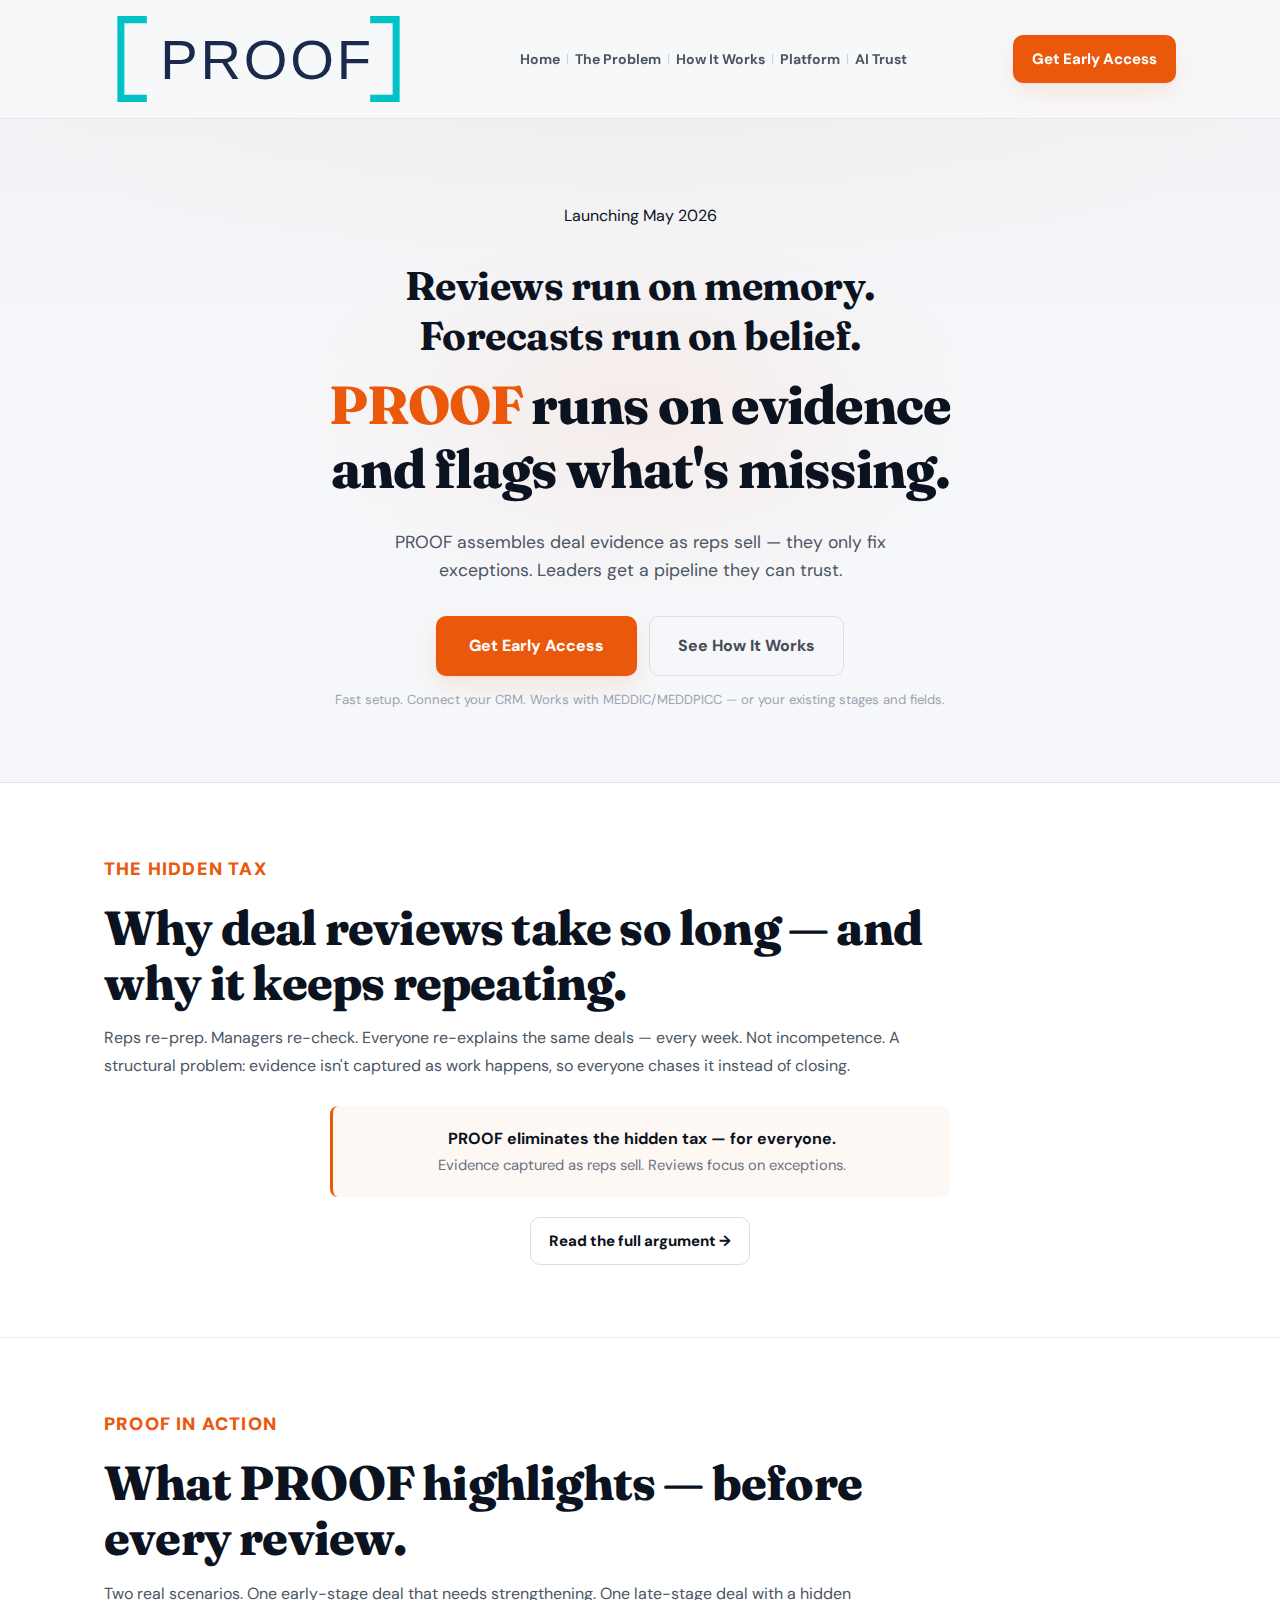
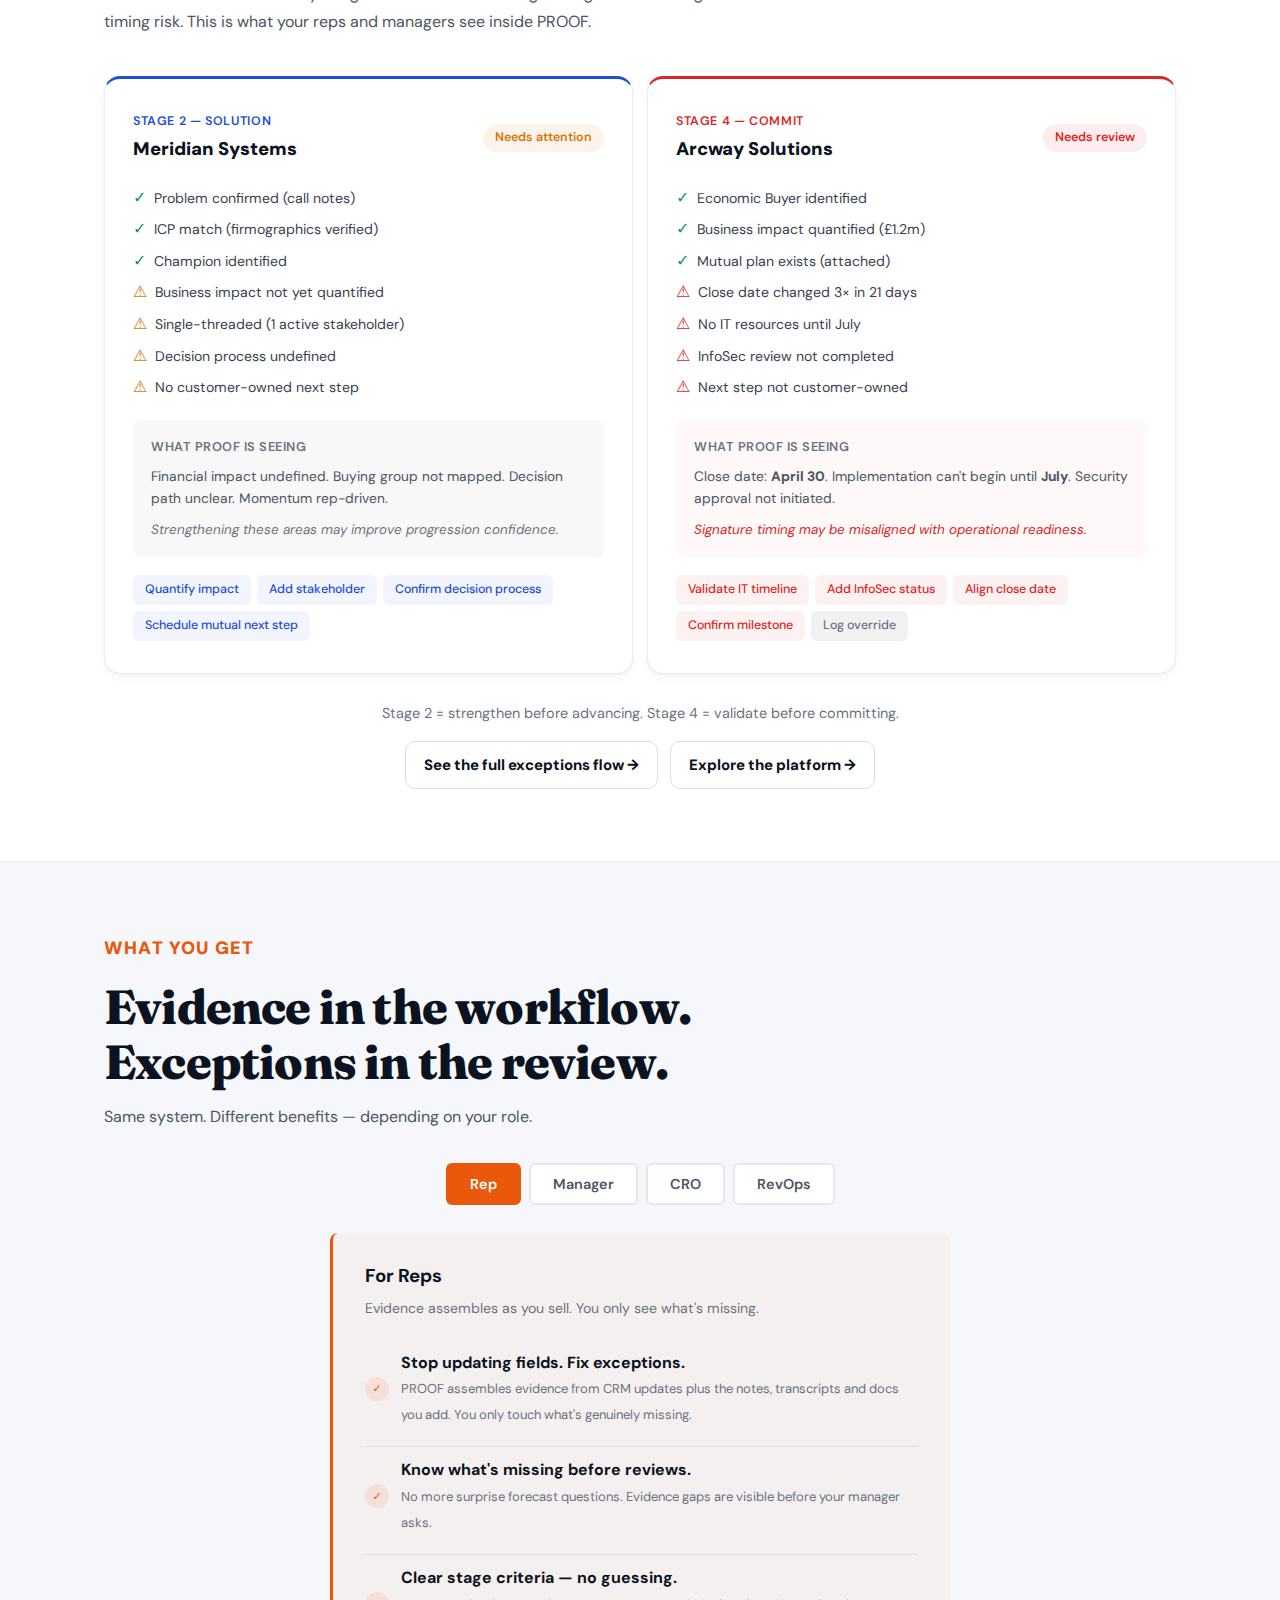
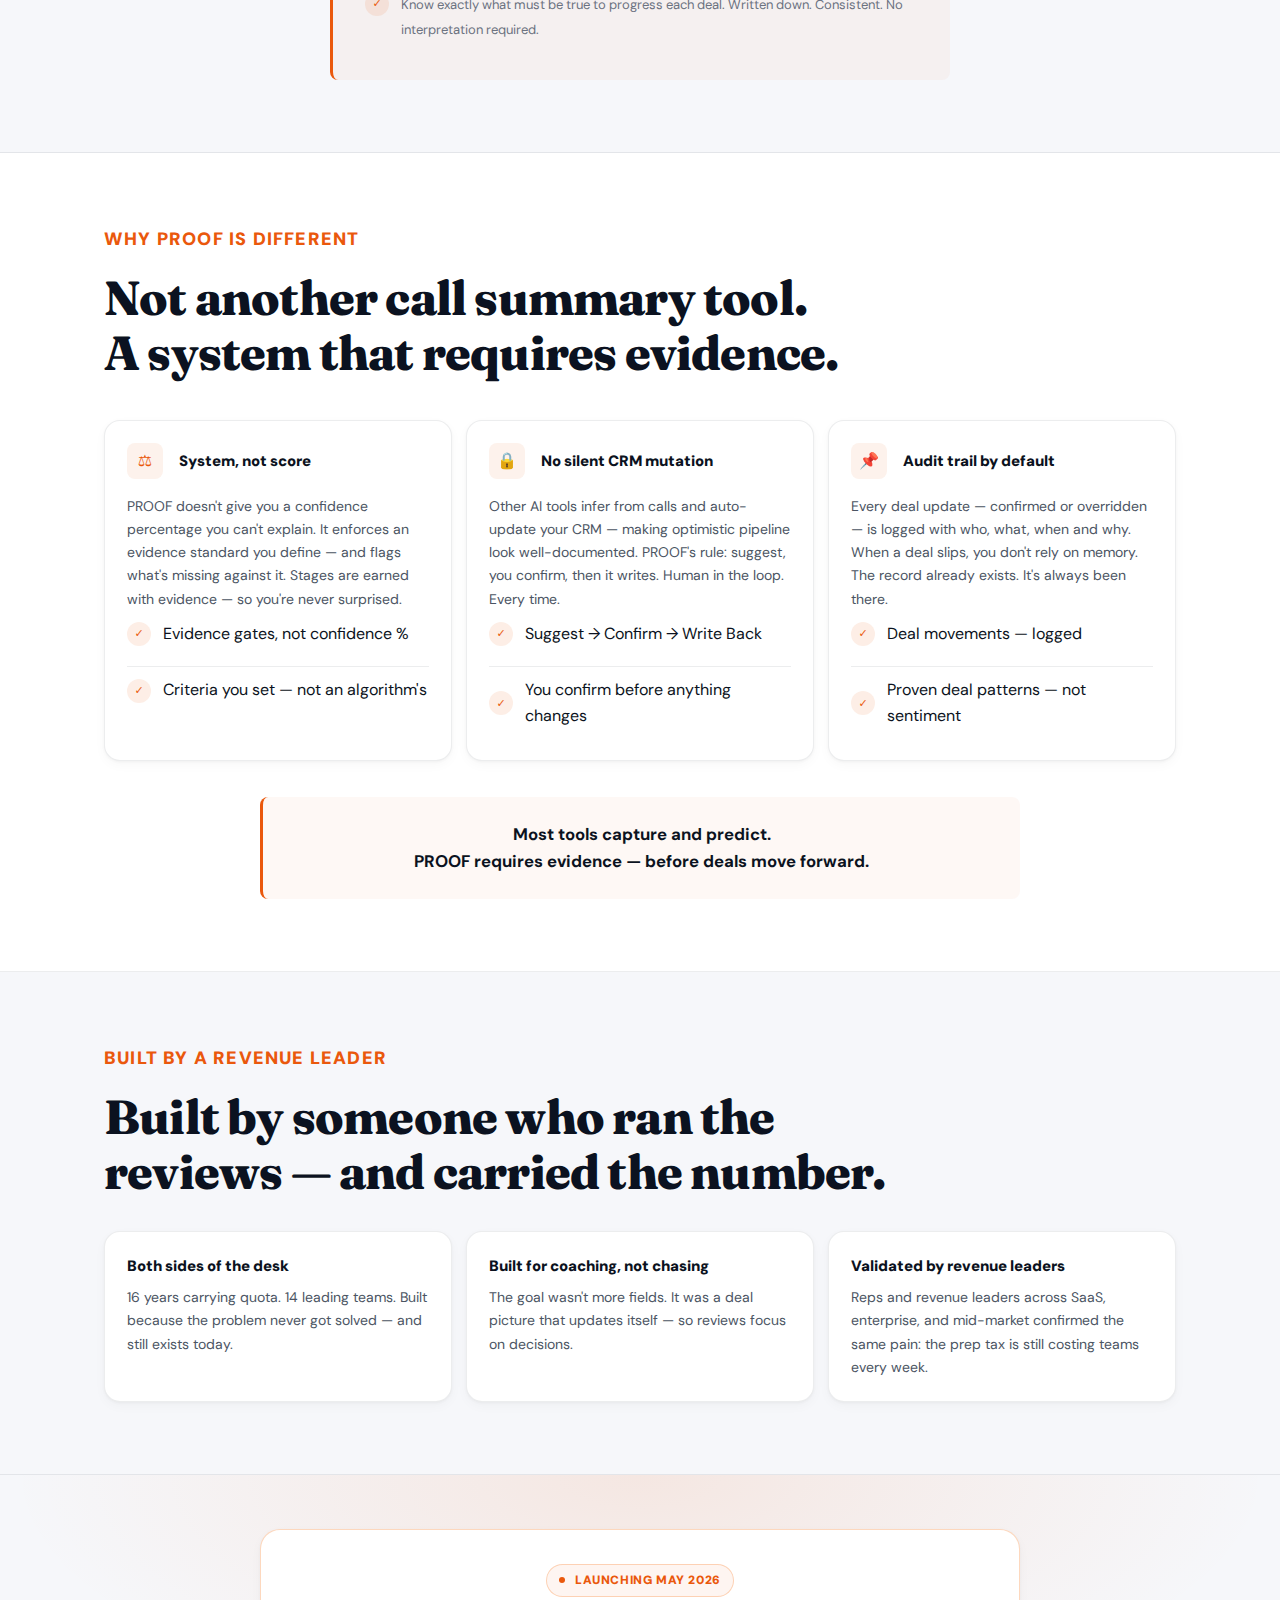
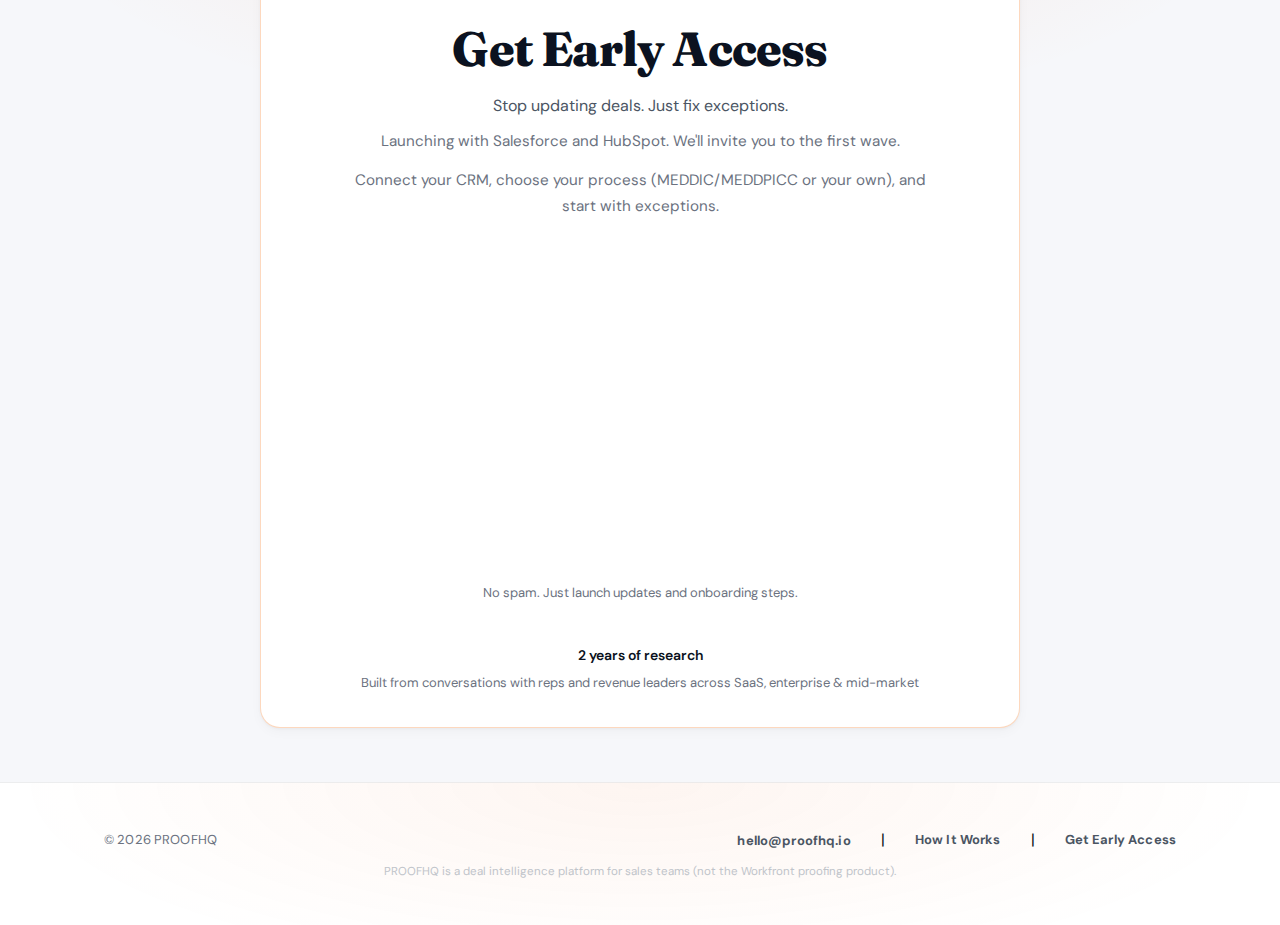
<file: index.html>
<!DOCTYPE html>
<html lang="en">
<head>
<meta charset="utf-8"/>
<meta content="width=device-width, initial-scale=1.0" name="viewport"/>
<title>PROOF — Deal Evidence & Pipeline Risk Detection for B2B Sales</title>
  <link rel="canonical" href="https://www.proofhq.io/" />
  <meta name="robots" content="index, follow" />
  <link rel="icon" href="/favicon.ico" type="image/x-icon" />
  <link rel="apple-touch-icon" href="/apple-touch-icon.png" />
  <meta name="description" content="PROOF assembles the evidence behind every deal and flags what’s missing — so reps fix exceptions and leaders can trust the pipeline." />

<link href="styles.css" rel="stylesheet"/>
<link href="https://fonts.googleapis.com" rel="preconnect"/>
<link crossorigin="" href="https://fonts.gstatic.com" rel="preconnect"/>
<link href="https://fonts.googleapis.com/css2?family=DM+Sans:wght@400;500;600;700&family=Fraunces:wght@700;800;900&display=swap" rel="stylesheet"/>
<style>
.mobile-overlay { display: none; }
.mobile-overlay.active { display: block; }
.role-tab { padding: 10px 22px; border-radius: 6px; border: 2px solid #E5E7EB; background: white; color: #4B5563; font-weight: 600; font-size: 0.9em; cursor: pointer; transition: all 0.2s; font-family: inherit; }
.role-tab.active { border-color: #EA580C; background: #EA580C; color: white; }
.exc-flow { display: flex; align-items: stretch; justify-content: center; flex-wrap: wrap; gap: 0; margin-top: 32px; }
.exc-step { display: flex; flex-direction: column; align-items: center; text-align: center; padding: 20px 24px; background: white; border: 1px solid rgba(17,24,39,0.08); border-radius: 12px; min-width: 150px; flex: 1; max-width: 190px; align-self: stretch; }
.exc-step-icon { width: 40px; height: 40px; border-radius: 50%; display: flex; align-items: center; justify-content: center; margin-bottom: 10px; font-size: 1.1em; }
.exc-step-label { font-size: 0.82em; font-weight: 700; color: #0B1220; line-height: 1.3; margin-bottom: 4px; }
.exc-step-sub { font-size: 0.75em; color: #6B7280; line-height: 1.4; }
.exc-arrow { font-size: 1.4em; color: #CBD5E1; padding: 0 6px; flex-shrink: 0; }
.exc-highlight { border-color: rgba(234,88,12,0.3); background: rgba(234,88,12,0.04); }
.exc-highlight .exc-step-label { color: #EA580C; }
.tax-callout { display: grid; grid-template-columns: 1fr 1fr 1fr; gap: 16px; margin-top: 32px; }
.tax-item { padding: 20px 24px; background: white; border: 1px solid rgba(17,24,39,0.08); border-radius: 12px; border-top: 3px solid #EA580C; }
.tax-time { font-family: 'Fraunces', Georgia, serif; font-size: 2em; font-weight: 900; color: #EA580C; line-height: 1; margin-bottom: 6px; }
.tax-label { font-size: 0.85em; font-weight: 700; color: #0B1220; margin-bottom: 4px; }
.tax-desc { font-size: 0.8em; color: #6B7280; line-height: 1.4; }
.trust-point { display: flex; gap: 16px; align-items: flex-start; }
.trust-icon { width: 36px; height: 36px; border-radius: 8px; background: rgba(234,88,12,0.08); display: flex; align-items: center; justify-content: center; color: #EA580C; font-weight: 900; flex-shrink: 0; font-size: 1em; }
@media (max-width: 720px) {
  .tax-callout { grid-template-columns: 1fr; }
  .exc-flow { flex-direction: column; gap: 4px; }
  .exc-arrow { transform: rotate(90deg); }
  .exc-step { max-width: 100%; width: 100%; }
}
</style>
  <meta property="og:site_name" content="PROOF" />
<meta property="og:type" content="website" />

<meta name="twitter:card" content="summary_large_image" />
  <meta property="og:title" content="PROOF — Evidence-Based Pipeline, Without the Admin" />
  <meta property="og:description" content="PROOF assembles the evidence behind every deal and flags what’s missing — so reps fix exceptions and leaders can trust the pipeline." />
  <meta property="og:url" content="https://www.proofhq.io/" />
  <meta property="og:image" content="https://www.proofhq.io/og/home.png" />
  <meta name="twitter:title" content="PROOF — Evidence-Based Pipeline, Without the Admin" />
  <meta name="twitter:description" content="PROOF assembles the evidence behind every deal and flags what’s missing — so reps fix exceptions and leaders can trust the pipeline." />
  <meta name="twitter:image" content="https://www.proofhq.io/og/home.png" />
  <meta name="keywords" content="deal evidence, pipeline risk detection, revenue governance, sales pipeline management, CRM deal intelligence, MEDDIC, forecast accuracy, B2B sales tools" />
  <script type="application/ld+json">
  {
    "@context": "https://schema.org",
    "@type": "SoftwareApplication",
    "name": "PROOF",
    "applicationCategory": "BusinessApplication",
    "description": "Deal evidence platform that detects pipeline risk and enforces evidence-based stage progression for B2B sales teams",
    "url": "https://www.proofhq.io",
    "operatingSystem": "Web",
    "offers": {
      "@type": "Offer",
      "availability": "https://schema.org/PreOrder"
    }
  }
  </script>
</head>
<body>

<header class="nav">
  <div class="nav-inner">
    <a class="brand" href="/" aria-label="PROOF Home"><img class="logo-img" src="logo.svg" alt="PROOF" /></a>
    <nav class="nav-links" aria-label="Primary navigation">
      <a href="/" class="active">Home</a><span class="nav-separator">|</span>
      <a href="/the-real-problem">The Problem</a><span class="nav-separator">|</span>
      <a href="/how-it-works">How It Works</a><span class="nav-separator">|</span>
      <a href="/platform">Platform</a><span class="nav-separator">|</span>
      <a href="/ai-trust">AI Trust</a>
    </nav>
    <a class="btn btn-primary" href="#join">Get Early Access</a>
    <button class="hamburger" aria-label="Menu" onclick="toggleMobileMenu()"><span></span><span></span><span></span></button>
  </div>
</header>
<div class="mobile-overlay" onclick="toggleMobileMenu()"></div>
<div class="mobile-menu">
  <nav>
    <a href="/">Home</a><a href="/the-real-problem">The Problem</a><a href="/how-it-works">How It Works</a><a href="/platform">Platform</a><a href="/ai-trust">AI Trust</a>
    <a href="#join" class="btn btn-primary" style="margin-top: 24px;">Get Early Access</a>
  </nav>
</div>

<!-- HERO -->
<section class="hero" style="position: relative; overflow: hidden;">
  <!-- Subtle radial glow behind headline -->
  <div style="position: absolute; top: 50%; left: 50%; transform: translate(-50%, -60%); width: 700px; height: 400px; background: radial-gradient(ellipse, rgba(234,88,12,0.07) 0%, transparent 70%); pointer-events: none; z-index: 0;"></div>

  <div class="container" style="position: relative; z-index: 1;">
    <div class="hero-inner anim-up" style="text-align: center; max-width: 860px; margin: 0 auto;">

      <!-- Kicker — once only -->
      <div class="hero-kicker" style="display: inline-flex; margin-bottom: 32px;">
        <span class="hero-kicker-dot"></span>
        <span>Launching May 2026</span>
      </div>

      <!-- Setup lines: slightly smaller -->
      <p style="font-family: 'Fraunces', Georgia, serif; font-size: clamp(26px, 3.2vw, 40px); font-weight: 700; color: #0B1220; line-height: 1.25; letter-spacing: -0.5px; margin: 0;">
        Reviews run on memory.<br>Forecasts run on belief.
      </p>

      <!-- Payoff line: larger, with selective underline highlights -->
      <h1 style="font-family: 'Fraunces', Georgia, serif; font-size: clamp(32px, 4.2vw, 54px); font-weight: 800; color: #0B1220; line-height: 1.2; letter-spacing: -1px; margin: 12px 0 0;">
        <span style="color: #EA580C;">PROOF</span> runs on evidence<br>and flags what's missing.
      </h1>

      <!-- Subhead -->
      <p style="font-size: 1.1em; margin-top: 1.5em; color: #4B5563; line-height: 1.6; max-width: 580px; margin-left: auto; margin-right: auto;">
        PROOF assembles deal evidence as reps sell — they only fix exceptions. Leaders get a pipeline they can trust.
      </p>



      <!-- CTAs -->
      <div style="margin-top: 2em; display: flex; justify-content: center; gap: 12px; flex-wrap: wrap;">
        <a class="btn btn-primary" href="#join" style="padding: 16px 32px; font-size: 1em;">Get Early Access</a>
        <a class="btn btn-ghost" href="/how-it-works" style="padding: 16px 28px; font-size: 1em; opacity: 0.75;">See How It Works</a>
      </div>

      <!-- Micro-trust line -->
      <p style="margin-top: 1em; color: #9CA3AF; font-size: 0.82em;">
        Fast setup. Connect your CRM. Works with MEDDIC/MEDDPICC — or your existing stages and fields.
      </p>

    </div>
  </div>
</section>

<!-- THE HIDDEN TAX (compressed) -->
<section class="section section-raised">
  <div class="container">
    <div class="label">The hidden tax</div>
    <h2 class="title title-xl">Why deal reviews take so long — and why it keeps repeating.</h2>
    <p class="desc" style="max-width: 820px;">Reps re-prep. Managers re-check. Everyone re-explains the same deals — every week. Not incompetence. A structural problem: evidence isn't captured as work happens, so everyone chases it instead of closing.</p>
    <div style="margin-top: 24px; padding: 20px 28px; background: rgba(234,88,12,0.04); border-left: 3px solid #EA580C; border-radius: 8px; max-width: 620px; margin-left: auto; margin-right: auto; text-align: center;">
      <p style="font-size: 1em; font-weight: 700; color: #0B1220; line-height: 1.6;">PROOF eliminates the hidden tax — for everyone.<br><span style="font-weight: 400; font-size: 0.92em; color: #6B7280;">Evidence captured as reps sell. Reviews focus on exceptions.</span></p>
    </div>
    <div style="margin-top: 20px; text-align: center;"><a class="btn btn-ghost" href="/the-real-problem">Read the full argument →</a></div>
  </div>
</section>

<!-- EVIDENCE CARDS — "What PROOF surfaces" -->
<section class="section section-raised">
  <div class="container">
    <div class="label">PROOF in action</div>
    <h2 class="title">What PROOF highlights — before every review.</h2>
    <p class="desc" style="max-width: 780px;">Two real scenarios. One early-stage deal that needs strengthening. One late-stage deal with a hidden timing risk. This is what your reps and managers see inside PROOF.</p>

    <div class="grid grid-2 cards-equal" style="margin-top: 40px;">

      <!-- Card A — Stage 2 (Solution) -->
      <div class="card card-tall" style="border-top: 3px solid #1D4ED8; padding: 32px 28px;">
        <div style="display: flex; justify-content: space-between; align-items: center; margin-bottom: 20px;">
          <div>
            <p style="font-size: 0.78em; font-weight: 600; color: #1D4ED8; text-transform: uppercase; letter-spacing: 0.05em; margin-bottom: 4px;">Stage 2 — Solution</p>
            <h3 style="margin: 0; font-size: 1.15em;">Meridian Systems</h3>
          </div>
          <span style="font-size: 0.78em; font-weight: 600; color: #D97706; background: rgba(217,119,6,0.08); padding: 4px 12px; border-radius: 20px;">Needs attention</span>
        </div>

        <div style="margin-bottom: 20px;">
          <div style="display: flex; align-items: baseline; gap: 8px; margin-bottom: 6px;"><span style="color: #059669; flex-shrink: 0;">✓</span><span style="font-size: 0.88em; color: #374151;">Problem confirmed (call notes)</span></div>
          <div style="display: flex; align-items: baseline; gap: 8px; margin-bottom: 6px;"><span style="color: #059669; flex-shrink: 0;">✓</span><span style="font-size: 0.88em; color: #374151;">ICP match (firmographics verified)</span></div>
          <div style="display: flex; align-items: baseline; gap: 8px; margin-bottom: 6px;"><span style="color: #059669; flex-shrink: 0;">✓</span><span style="font-size: 0.88em; color: #374151;">Champion identified</span></div>
          <div style="display: flex; align-items: baseline; gap: 8px; margin-bottom: 6px;"><span style="color: #D97706; flex-shrink: 0;">⚠</span><span style="font-size: 0.88em; color: #374151;">Business impact not yet quantified</span></div>
          <div style="display: flex; align-items: baseline; gap: 8px; margin-bottom: 6px;"><span style="color: #D97706; flex-shrink: 0;">⚠</span><span style="font-size: 0.88em; color: #374151;">Single-threaded (1 active stakeholder)</span></div>
          <div style="display: flex; align-items: baseline; gap: 8px; margin-bottom: 6px;"><span style="color: #D97706; flex-shrink: 0;">⚠</span><span style="font-size: 0.88em; color: #374151;">Decision process undefined</span></div>
          <div style="display: flex; align-items: baseline; gap: 8px;"><span style="color: #D97706; flex-shrink: 0;">⚠</span><span style="font-size: 0.88em; color: #374151;">No customer-owned next step</span></div>
        </div>

        <div style="background: rgba(17,24,39,0.03); border-radius: 8px; padding: 16px 18px; margin-bottom: 18px;">
          <p style="font-size: 0.8em; font-weight: 600; color: #6B7280; text-transform: uppercase; letter-spacing: 0.04em; margin-bottom: 8px;">What PROOF is seeing</p>
          <p style="font-size: 0.86em; color: #4B5563; line-height: 1.6; margin: 0;">Financial impact undefined. Buying group not mapped. Decision path unclear. Momentum rep-driven.</p>
          <p style="font-size: 0.84em; color: #6B7280; margin-top: 10px; font-style: italic;">Strengthening these areas may improve progression confidence.</p>
        </div>

        <div style="display: flex; flex-wrap: wrap; gap: 6px;">
          <span style="font-size: 0.78em; padding: 5px 12px; background: rgba(29,78,216,0.06); color: #1D4ED8; border-radius: 6px; font-weight: 500;">Quantify impact</span>
          <span style="font-size: 0.78em; padding: 5px 12px; background: rgba(29,78,216,0.06); color: #1D4ED8; border-radius: 6px; font-weight: 500;">Add stakeholder</span>
          <span style="font-size: 0.78em; padding: 5px 12px; background: rgba(29,78,216,0.06); color: #1D4ED8; border-radius: 6px; font-weight: 500;">Confirm decision process</span>
          <span style="font-size: 0.78em; padding: 5px 12px; background: rgba(29,78,216,0.06); color: #1D4ED8; border-radius: 6px; font-weight: 500;">Schedule mutual next step</span>
        </div>
      </div>

      <!-- Card B — Stage 4 (Commit) -->
      <div class="card card-tall" style="border-top: 3px solid #DC2626; padding: 32px 28px;">
        <div style="display: flex; justify-content: space-between; align-items: center; margin-bottom: 20px;">
          <div>
            <p style="font-size: 0.78em; font-weight: 600; color: #DC2626; text-transform: uppercase; letter-spacing: 0.05em; margin-bottom: 4px;">Stage 4 — Commit</p>
            <h3 style="margin: 0; font-size: 1.15em;">Arcway Solutions</h3>
          </div>
          <span style="font-size: 0.78em; font-weight: 600; color: #DC2626; background: rgba(220,38,38,0.08); padding: 4px 12px; border-radius: 20px;">Needs review</span>
        </div>

        <div style="margin-bottom: 20px;">
          <div style="display: flex; align-items: baseline; gap: 8px; margin-bottom: 6px;"><span style="color: #059669; flex-shrink: 0;">✓</span><span style="font-size: 0.88em; color: #374151;">Economic Buyer identified</span></div>
          <div style="display: flex; align-items: baseline; gap: 8px; margin-bottom: 6px;"><span style="color: #059669; flex-shrink: 0;">✓</span><span style="font-size: 0.88em; color: #374151;">Business impact quantified (£1.2m)</span></div>
          <div style="display: flex; align-items: baseline; gap: 8px; margin-bottom: 6px;"><span style="color: #059669; flex-shrink: 0;">✓</span><span style="font-size: 0.88em; color: #374151;">Mutual plan exists (attached)</span></div>
          <div style="display: flex; align-items: baseline; gap: 8px; margin-bottom: 6px;"><span style="color: #DC2626; flex-shrink: 0;">⚠</span><span style="font-size: 0.88em; color: #374151;">Close date changed 3× in 21 days</span></div>
          <div style="display: flex; align-items: baseline; gap: 8px; margin-bottom: 6px;"><span style="color: #DC2626; flex-shrink: 0;">⚠</span><span style="font-size: 0.88em; color: #374151;">No IT resources until July</span></div>
          <div style="display: flex; align-items: baseline; gap: 8px; margin-bottom: 6px;"><span style="color: #DC2626; flex-shrink: 0;">⚠</span><span style="font-size: 0.88em; color: #374151;">InfoSec review not completed</span></div>
          <div style="display: flex; align-items: baseline; gap: 8px;"><span style="color: #DC2626; flex-shrink: 0;">⚠</span><span style="font-size: 0.88em; color: #374151;">Next step not customer-owned</span></div>
        </div>

        <div style="background: rgba(220,38,38,0.03); border-radius: 8px; padding: 16px 18px; margin-bottom: 18px;">
          <p style="font-size: 0.8em; font-weight: 600; color: #6B7280; text-transform: uppercase; letter-spacing: 0.04em; margin-bottom: 8px;">What PROOF is seeing</p>
          <p style="font-size: 0.86em; color: #4B5563; line-height: 1.6; margin: 0;">Close date: <strong>April 30</strong>. Implementation can't begin until <strong>July</strong>. Security approval not initiated.</p>
          <p style="font-size: 0.84em; color: #DC2626; margin-top: 10px; font-style: italic;">Signature timing may be misaligned with operational readiness.</p>
        </div>

        <div style="display: flex; flex-wrap: wrap; gap: 6px;">
          <span style="font-size: 0.78em; padding: 5px 12px; background: rgba(220,38,38,0.06); color: #DC2626; border-radius: 6px; font-weight: 500;">Validate IT timeline</span>
          <span style="font-size: 0.78em; padding: 5px 12px; background: rgba(220,38,38,0.06); color: #DC2626; border-radius: 6px; font-weight: 500;">Add InfoSec status</span>
          <span style="font-size: 0.78em; padding: 5px 12px; background: rgba(220,38,38,0.06); color: #DC2626; border-radius: 6px; font-weight: 500;">Align close date</span>
          <span style="font-size: 0.78em; padding: 5px 12px; background: rgba(220,38,38,0.06); color: #DC2626; border-radius: 6px; font-weight: 500;">Confirm milestone</span>
          <span style="font-size: 0.78em; padding: 5px 12px; background: rgba(17,24,39,0.06); color: #6B7280; border-radius: 6px; font-weight: 500;">Log override</span>
        </div>
      </div>

    </div>

    <p style="text-align: center; margin-top: 28px; font-size: 0.9em; color: #6B7280;">Stage 2 = strengthen before advancing. Stage 4 = validate before committing.</p>
    <div style="margin-top: 16px; display: flex; gap: 12px; justify-content: center;">
      <a class="btn btn-ghost" href="/how-it-works">See the full exceptions flow →</a>
      <a class="btn btn-ghost" href="/platform">Explore the platform →</a>
    </div>
  </div>
</section>


<!-- ROLE TOGGLE — rep default -->
<section class="section">
  <div class="container">
    <div class="label">What you get</div>
    <h2 class="title">Evidence in the workflow. Exceptions in the review.</h2>
    <p class="desc" style="max-width: 680px;">Same system. Different benefits — depending on your role.</p>
    <div style="margin-top: 32px;">
      <div style="display: flex; justify-content: center; gap: 8px; flex-wrap: wrap; margin-bottom: 28px;">
        <button class="role-tab active" onclick="showRole('rep', this)">Rep</button>
        <button class="role-tab" onclick="showRole('manager', this)">Manager</button>
        <button class="role-tab" onclick="showRole('cro', this)">CRO</button>
        <button class="role-tab" onclick="showRole('revops', this)">RevOps</button>
      </div>
      <div id="role-rep" class="role-panel" style="max-width: 620px; margin: 0 auto; padding: 28px 32px; background: rgba(234,88,12,0.04); border-left: 3px solid #EA580C; border-radius: 8px;">
        <h3 style="margin-bottom: 6px; color: #0B1220;">For Reps</h3>
        <p style="font-size: 0.88em; color: #6B7280; margin-bottom: 20px;">Evidence assembles as you sell. You only see what's missing.</p>
        <ul class="list">
          <li class="li"><span class="check">✓</span><div><strong>Stop updating fields. Fix exceptions.</strong><br/><span class="small">PROOF assembles evidence from CRM updates plus the notes, transcripts and docs you add. You only touch what's genuinely missing.</span></div></li>
          <li class="li"><span class="check">✓</span><div><strong>Know what's missing before reviews.</strong><br/><span class="small">No more surprise forecast questions. Evidence gaps are visible before your manager asks.</span></div></li>
          <li class="li"><span class="check">✓</span><div><strong>Clear stage criteria — no guessing.</strong><br/><span class="small">Know exactly what must be true to progress each deal. Written down. Consistent. No interpretation required.</span></div></li>
        </ul>
      </div>
      <div id="role-manager" class="role-panel" style="display:none; max-width: 620px; margin: 0 auto; padding: 28px 32px; background: rgba(234,88,12,0.04); border-left: 3px solid #EA580C; border-radius: 8px;">
        <h3 style="margin-bottom: 6px; color: #0B1220;">For Sales Managers</h3>
        <p style="font-size: 0.88em; color: #6B7280; margin-bottom: 20px;">Know what's real in every deal — without a long meeting to find out.</p>
        <ul class="list">
          <li class="li"><span class="check">✓</span><div><strong>Reviews focus on exceptions — coach, don't interrogate.</strong><br/><span class="small">Evidence gaps are visible before you walk in. You spend time on decisions, not discovery.</span></div></li>
          <li class="li"><span class="check">✓</span><div><strong>One standard across all reps — consistently applied.</strong><br/><span class="small">No more "what does Stage 3 mean for this rep." Same bar. Every deal. Every time.</span></div></li>
          <li class="li"><span class="check">✓</span><div><strong>Earlier risk signals — while there's still time to act.</strong><br/><span class="small">Slippage patterns, stalled stages, and stakeholder gaps flagged before they become quarter-end surprises.</span></div></li>
        </ul>
      </div>
      <div id="role-cro" class="role-panel" style="display:none; max-width: 620px; margin: 0 auto; padding: 28px 32px; background: rgba(234,88,12,0.04); border-left: 3px solid #EA580C; border-radius: 8px;">
        <h3 style="margin-bottom: 6px; color: #0B1220;">For CROs</h3>
        <p style="font-size: 0.88em; color: #6B7280; margin-bottom: 20px;">Walk into forecast calls with evidence, not narrative.</p>
        <ul class="list">
          <li class="li"><span class="check">✓</span><div><strong>Evidence-led forecast conversations.</strong><br/><span class="small">Evidence discipline runs inside the workflow your reps already use. No new rituals. No new meetings.</span></div></li>
          <li class="li"><span class="check">✓</span><div><strong>Portfolio view you can trace to facts — not scores.</strong><br/><span class="small">See what's real across committed deals — without relying on a confidence % you can't explain.</span></div></li>
          <li class="li"><span class="check">✓</span><div><strong>Patterns of what actually closes — improve standards.</strong><br/><span class="small">Learn from every deal. Identify evidence patterns that correlate with closed-won and embed them next quarter.</span></div></li>
        </ul>
      </div>
      <div id="role-revops" class="role-panel" style="display:none; max-width: 620px; margin: 0 auto; padding: 28px 32px; background: rgba(234,88,12,0.04); border-left: 3px solid #EA580C; border-radius: 8px;">
        <h3 style="margin-bottom: 6px; color: #0B1220;">For RevOps</h3>
        <p style="font-size: 0.88em; color: #6B7280; margin-bottom: 20px;">Evidence standards that live inside the workflow — not in a spreadsheet.</p>
        <ul class="list">
          <li class="li"><span class="check">✓</span><div><strong>Standards that get followed — because reps benefit.</strong><br/><span class="small">Reps adopt PROOF because it reduces their prep. You get standard adherence as a byproduct.</span></div></li>
          <li class="li"><span class="check">✓</span><div><strong>Controlled write-back — suggest → confirm → log.</strong><br/><span class="small">Every CRM update is suggested, confirmed, and logged. No silent overwrites. No AI hallucination risk.</span></div></li>
          <li class="li"><span class="check">✓</span><div><strong>Methodology-agnostic — aligned to your process.</strong><br/><span class="small">Works with MEDDIC/MEDDPICC — or your existing stages and fields. No new methodology to license or enforce.</span></div></li>
        </ul>
      </div>
    </div>
  </div>
</section>

<!-- THREE TRUST POINTS -->
<section class="section section-raised">
  <div class="container">
    <div class="label">Why PROOF is different</div>
    <h2 class="title">Not another call summary tool.<br>A system that requires evidence.</h2>
    <div class="grid grid-3" style="margin-top: 40px;">
      <div class="card card-tall">
        <div class="trust-point" style="margin-bottom: 16px;">
          <div class="trust-icon">⚖</div>
          <h3 style="margin: 0; align-self: center;">System, not score</h3>
        </div>
        <p>PROOF doesn't give you a confidence percentage you can't explain. It enforces an evidence standard you define — and flags what's missing against it. Stages are earned with evidence — so you're never surprised.</p>
        <ul class="list" style="margin-top: auto;">
          <li class="li"><span class="check">✓</span><div>Evidence gates, not confidence %</div></li>
          <li class="li"><span class="check">✓</span><div>Criteria you set — not an algorithm's</div></li>
        </ul>
      </div>
      <div class="card card-tall">
        <div class="trust-point" style="margin-bottom: 16px;">
          <div class="trust-icon">🔒</div>
          <h3 style="margin: 0; align-self: center;">No silent CRM mutation</h3>
        </div>
        <p>Other AI tools infer from calls and auto-update your CRM — making optimistic pipeline look well-documented. PROOF's rule: suggest, you confirm, then it writes. Human in the loop. Every time.</p>
        <ul class="list" style="margin-top: auto;">
          <li class="li"><span class="check">✓</span><div>Suggest → Confirm → Write Back</div></li>
          <li class="li"><span class="check">✓</span><div>You confirm before anything changes</div></li>
        </ul>
      </div>
      <div class="card card-tall">
        <div class="trust-point" style="margin-bottom: 16px;">
          <div class="trust-icon">📌</div>
          <h3 style="margin: 0; align-self: center;">Audit trail by default</h3>
        </div>
        <p>Every deal update — confirmed or overridden — is logged with who, what, when and why. When a deal slips, you don't rely on memory. The record already exists. It's always been there.</p>
        <ul class="list" style="margin-top: auto;">
          <li class="li"><span class="check">✓</span><div>Deal movements — logged</div></li>
          <li class="li"><span class="check">✓</span><div>Proven deal patterns — not sentiment</div></li>
        </ul>
      </div>
    </div>
    <div style="margin-top: 36px; padding: 24px 32px; background: rgba(234,88,12,0.04); border-left: 3px solid #EA580C; border-radius: 8px; max-width: 760px; margin-left: auto; margin-right: auto; text-align: center;">
      <p style="font-size: 1.05em; font-weight: 700; color: #0B1220; line-height: 1.6;">Most tools capture and predict.<br>PROOF requires evidence — before deals move forward.</p>
    </div>
  </div>
</section>

<!-- CREDIBILITY -->
<section class="section">
  <div class="container">
    <div class="label">Built by a revenue leader</div>
    <h2 class="title title-xl">Built by someone who ran the reviews — and carried the number.</h2>
    <div class="grid grid-3" style="margin-top: 32px;">
      <div class="card"><h3>Both sides of the desk</h3><p>16 years carrying quota. 14 leading teams. Built because the problem never got solved — and still exists today.</p></div>
      <div class="card"><h3>Built for coaching, not chasing</h3><p>The goal wasn't more fields. It was a deal picture that updates itself — so reviews focus on decisions.</p></div>
      <div class="card"><h3>Validated by revenue leaders</h3><p>Reps and revenue leaders across SaaS, enterprise, and mid-market confirmed the same pain: the prep tax is still costing teams every week.</p></div>
    </div>
  </div>
</section>

<!-- CTA -->
<section class="cta" id="join">
  <div class="container">
    <div class="cta-box">
      <div class="kicker" style="margin-bottom: 24px;"><span class="pulse"></span>Launching May 2026</div>
      <h2 class="title" style="margin-bottom: 16px;">Get Early Access</h2>
      <p class="desc" style="margin-bottom: 8px; max-width: 580px; margin-left: auto; margin-right: auto;">Stop updating deals. Just fix exceptions.</p>
      <p class="desc" style="margin-bottom: 12px; max-width: 580px; margin-left: auto; margin-right: auto; font-size: 0.95em; color: #6B7280;">Launching with Salesforce and HubSpot. We'll invite you to the first wave.</p>
      <p class="desc" style="margin-bottom: 36px; max-width: 580px; margin-left: auto; margin-right: auto; font-size: 0.95em; color: #6B7280;">Connect your CRM, choose your process (MEDDIC/MEDDPICC or your own), and start with exceptions.</p>
      <iframe data-tally-src="https://tally.so/embed/XxD0B4?hideTitle=1&transparentBackground=1&dynamicHeight=1" loading="lazy" width="100%" height="300" frameborder="0" marginheight="0" marginwidth="0" title="Get Early Access to PROOF"></iframe>
      <script>var d=document,w="https://tally.so/widgets/embed.js",v=function(){"undefined"!=typeof Tally?Tally.loadEmbeds():d.querySelectorAll("iframe[data-tally-src]:not([src])").forEach((function(e){e.src=e.dataset.tallySrc}))};if("undefined"!=typeof Tally)v();else if(d.querySelector('script[src="'+w+'"]')==null){var s=d.createElement("script");s.src=w,s.onload=v,s.onerror=v,d.body.appendChild(s);}</script>
      <p class="small" style="margin-top: 20px; color: #6B7280;">No spam. Just launch updates and onboarding steps.</p>
      <div style="margin-top: 40px; text-align: center; max-width: 580px; margin-left: auto; margin-right: auto;">
        <p style="font-size: 14px; font-weight: 600; color: #0B1220; margin-bottom: 6px;">2 years of research</p>
        <p style="font-size: 13px; color: #6B7280; line-height: 1.6;">Built from conversations with reps and revenue leaders across SaaS, enterprise &amp; mid-market</p>
      </div>
    </div>
  </div>
</section>

<footer class="footer">
  <div class="container">
    <div class="footer-inner">
      <div class="footer-left">© 2026 PROOFHQ</div>
      <div class="footer-right">
        <span id="em-index"></span>
        <script>(function(){var e="hello";var d="proofhq.io";document.getElementById("em-index").innerHTML='<a href="mailto:'+e+'@'+d+'">'+e+'@'+d+'</a>';}());</script>
        &nbsp;&nbsp;|&nbsp;&nbsp;<a href="/how-it-works">How It Works</a>&nbsp;&nbsp;|&nbsp;&nbsp;<a href="#join">Get Early Access</a>
      </div>
    </div>
    <div style="text-align:center; margin-top: 10px; font-size: 0.72em; color: #C0C4CA;">PROOFHQ is a deal intelligence platform for sales teams (not the Workfront proofing product).</div>
  </div>
</footer>

<script>
function showRole(role, btn) {
  document.querySelectorAll('.role-panel').forEach(function(p) { p.style.display = 'none'; });
  document.querySelectorAll('.role-tab').forEach(function(t) { t.classList.remove('active'); });
  document.getElementById('role-' + role).style.display = 'block';
  if (btn) btn.classList.add('active');
}
</script>
<script src="menu.js"></script>
</body>
</html>
</file>
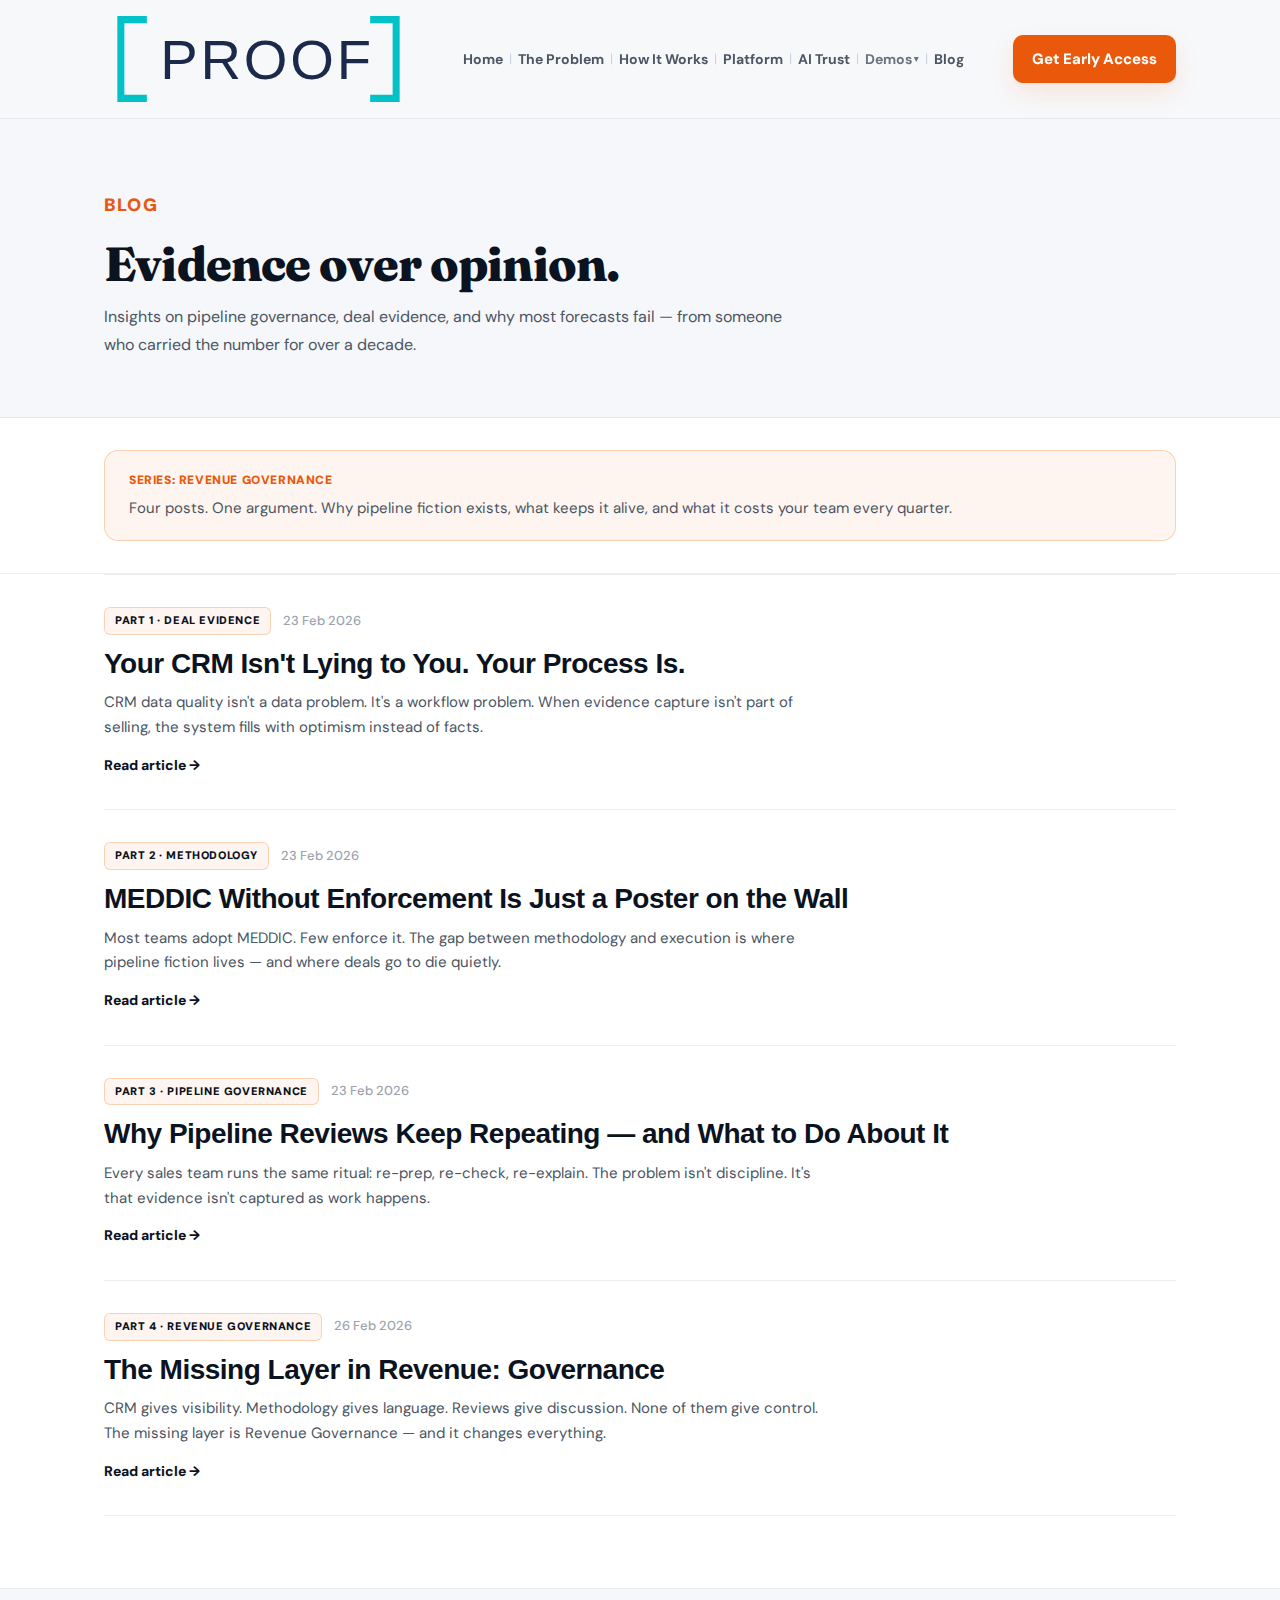
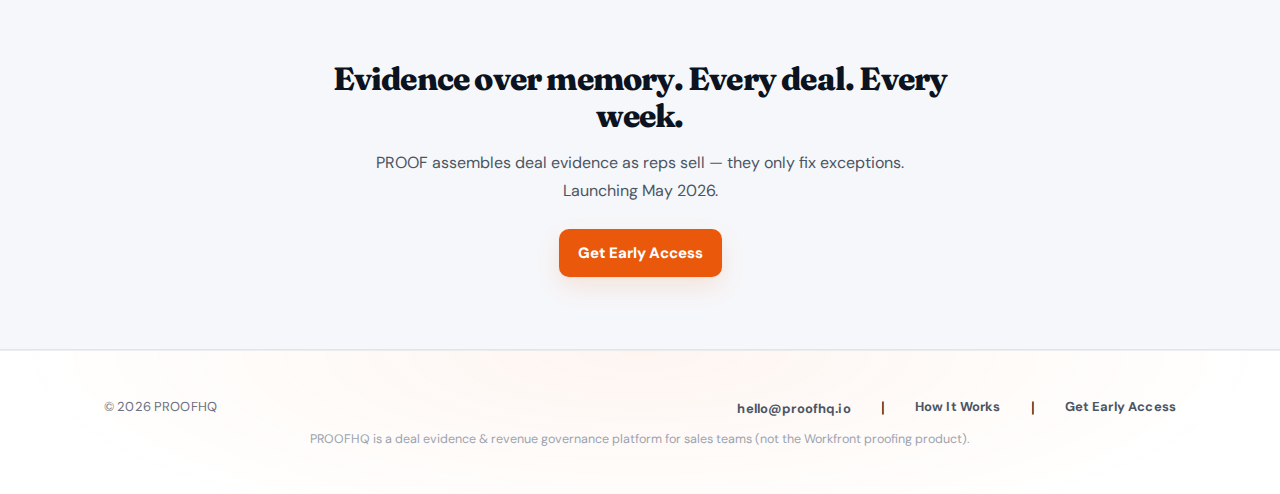
<file: blog/index.html>
<!DOCTYPE html>
<html lang="en">
<head>
  <meta charset="UTF-8">
  <meta name="viewport" content="width=device-width, initial-scale=1.0">
  <title>PROOF Blog — Pipeline Evidence, Deal Governance & Revenue Operations</title>
  <link rel="canonical" href="https://www.proofhq.io/blog" />
  <meta name="robots" content="index, follow" />
  <link rel="icon" href="/favicon.ico" type="image/x-icon" />
  <link rel="apple-touch-icon" href="/apple-touch-icon.png" />
  <meta name="description" content="Insights on pipeline governance, deal evidence, forecast accuracy, and revenue operations — from the team building PROOF." />
  <link rel="stylesheet" href="/styles.css">
  <link rel="preconnect" href="https://fonts.googleapis.com">
  <link rel="preconnect" href="https://fonts.gstatic.com" crossorigin>
  <link href="https://fonts.googleapis.com/css2?family=DM+Sans:wght@400;500;600;700&family=Fraunces:wght@700;800;900&display=swap" rel="stylesheet">
  <link rel="stylesheet" href="/blog/blog.css">
  <meta property="og:site_name" content="PROOF" />
  <meta property="og:type" content="website" />
  <meta name="twitter:card" content="summary_large_image" />
  <meta property="og:title" content="PROOF Blog — Pipeline Evidence & Revenue Operations" />
  <meta property="og:description" content="Insights on pipeline governance, deal evidence, forecast accuracy, and revenue operations — from the team building PROOF." />
  <meta property="og:url" content="https://www.proofhq.io/blog" />
  <meta property="og:image" content="https://www.proofhq.io/og/home.png" />
  <meta property="og:image:width" content="1200" />
  <meta property="og:image:height" content="630" />
</head>
<body>
  <header class="nav">
    <div class="nav-inner">
      <a class="brand" href="/" aria-label="PROOF Home"><img class="logo-img" src="/logo.svg" alt="PROOF" /></a>
      <nav class="nav-links" aria-label="Primary navigation">
        <a href="/">Home</a><span class="nav-separator">|</span>
        <a href="/the-real-problem">The Problem</a><span class="nav-separator">|</span>
        <a href="/how-it-works">How It Works</a><span class="nav-separator">|</span>
        <a href="/platform">Platform</a><span class="nav-separator">|</span>
        <a href="/ai-trust">AI Trust</a><span class="nav-separator">|</span>
        <div class="nav-dropdown"><button class="nav-dropdown-toggle">Demos <span class="nav-dropdown-arrow">▾</span></button><div class="nav-dropdown-menu"><a href="/before-after" class="nav-dropdown-item"><strong>Before &amp; After</strong><span>Same deal, two review workflows</span></a><a href="/walkthrough" class="nav-dropdown-item"><strong>Deal Walkthrough</strong><span>Scan → Diagnose → Suggest → Write Back</span></a><a href="/system-flow" class="nav-dropdown-item"><strong>System Flow</strong><span>Architecture behind evidence governance</span></a></div></div><span class="nav-separator">|</span>
        <a href="/blog" class="active">Blog</a>
      </nav>
      <a class="btn btn-primary" href="/#join">Get Early Access</a>
      <button class="hamburger" aria-label="Menu" onclick="toggleMobileMenu()"><span></span><span></span><span></span></button>
    </div>
  </header>
  <div class="mobile-overlay" onclick="toggleMobileMenu()"></div>
  <div class="mobile-menu">
    <nav><a href="/">Home</a><a href="/the-real-problem">The Problem</a><a href="/how-it-works">How It Works</a><a href="/platform">Platform</a><a href="/ai-trust">AI Trust</a><div class="mobile-demos-label">Demos</div><a href="/before-after" class="mobile-demos-item">Before &amp; After</a><a href="/walkthrough" class="mobile-demos-item">Deal Walkthrough</a><a href="/system-flow" class="mobile-demos-item">System Flow</a><a href="/blog">Blog</a><a href="/#join" class="btn btn-primary" style="margin-top:24px;">Get Early Access</a></nav>
  </div>

  <section class="section" style="padding-bottom: 32px;">
    <div class="container">
      <div class="label">Blog</div>
      <h1 class="title" style="margin-bottom: 12px;">Evidence over opinion.</h1>
      <p class="desc" style="max-width: 680px;">Insights on pipeline governance, deal evidence, and why most forecasts fail — from someone who carried the number for over a decade.</p>
    </div>
  </section>

  <section class="section section-raised" style="padding-top: 32px; padding-bottom: 0;">
    <div class="container">
      <div style="padding: 20px 24px; background: var(--accent-bg); border: 1px solid var(--border-accent); border-radius: 14px; margin-bottom: 32px;">
        <p style="font-size: 12px; font-weight: 900; letter-spacing: .6px; text-transform: uppercase; color: var(--accent); margin-bottom: 6px;">Series: Revenue Governance</p>
        <p style="font-size: 15px; color: var(--text-mid); line-height: 1.6; margin: 0;">Four posts. One argument. Why pipeline fiction exists, what keeps it alive, and what it costs your team every quarter.</p>
      </div>
    </div>
  </section>

  <section class="section section-raised" style="padding-top: 0;">
    <div class="container">
      <div class="blog-grid">
        <a href="/blog/crm-data-is-fiction" class="blog-card">
          <div class="blog-card-inner">
            <div class="blog-meta"><span class="blog-tag">Part 1 · Deal Evidence</span><span class="blog-date">23 Feb 2026</span></div>
            <h2 class="blog-card-title">Your CRM Isn't Lying to You. Your Process Is.</h2>
            <p class="blog-card-excerpt">CRM data quality isn't a data problem. It's a workflow problem. When evidence capture isn't part of selling, the system fills with optimism instead of facts.</p>
            <span class="blog-read-more">Read article →</span>
          </div>
        </a>
        <a href="/blog/meddic-without-enforcement" class="blog-card">
          <div class="blog-card-inner">
            <div class="blog-meta"><span class="blog-tag">Part 2 · Methodology</span><span class="blog-date">23 Feb 2026</span></div>
            <h2 class="blog-card-title">MEDDIC Without Enforcement Is Just a Poster on the Wall</h2>
            <p class="blog-card-excerpt">Most teams adopt MEDDIC. Few enforce it. The gap between methodology and execution is where pipeline fiction lives — and where deals go to die quietly.</p>
            <span class="blog-read-more">Read article →</span>
          </div>
        </a>
        <a href="/blog/why-pipeline-reviews-keep-repeating" class="blog-card">
          <div class="blog-card-inner">
            <div class="blog-meta"><span class="blog-tag">Part 3 · Pipeline Governance</span><span class="blog-date">23 Feb 2026</span></div>
            <h2 class="blog-card-title">Why Pipeline Reviews Keep Repeating — and What to Do About It</h2>
            <p class="blog-card-excerpt">Every sales team runs the same ritual: re-prep, re-check, re-explain. The problem isn't discipline. It's that evidence isn't captured as work happens.</p>
            <span class="blog-read-more">Read article →</span>
          </div>
        </a>
        <a href="/blog/pipeline-review-that-never-ends" class="blog-card">
          <div class="blog-card-inner">
            <div class="blog-meta"><span class="blog-tag">Part 4 · Revenue Governance</span><span class="blog-date">26 Feb 2026</span></div>
            <h2 class="blog-card-title">The Missing Layer in Revenue: Governance</h2>
            <p class="blog-card-excerpt">CRM gives visibility. Methodology gives language. Reviews give discussion. None of them give control. The missing layer is Revenue Governance — and it changes everything.</p>
            <span class="blog-read-more">Read article →</span>
          </div>
        </a>
      </div>
    </div>
  </section>

  <section class="section">
    <div class="container" style="text-align: center;">
      <h2 class="title" style="font-size: clamp(22px, 2.5vw, 32px); text-align: center; margin-left: auto; margin-right: auto; max-width: 700px;">Evidence over memory. Every deal. Every week.</h2>
      <p class="desc" style="max-width: 580px; margin: 0 auto 24px;">PROOF assembles deal evidence as reps sell — they only fix exceptions. Launching May 2026.</p>
      <div class="actions" style="justify-content: center;"><a class="btn btn-primary" href="/#join">Get Early Access</a></div>
    </div>
  </section>

  <footer class="footer">
    <div class="container">
      <div class="footer-inner">
        <div class="footer-left">© 2026 PROOFHQ</div>
        <div class="footer-right">
          <span id="em-blog"></span><script>(function(){var e="hello";var d="proofhq.io";document.getElementById("em-blog").innerHTML='<a href="mailto:'+e+'@'+d+'">'+e+'@'+d+'</a>';}());</script>
          &nbsp;&nbsp;|&nbsp;&nbsp;<a href="/how-it-works">How It Works</a>&nbsp;&nbsp;|&nbsp;&nbsp;<a href="/#join">Get Early Access</a>
        </div>
      </div>
      <div style="text-align:center; margin-top: 10px; font-size: 0.78em; color: #9CA3AF;">PROOFHQ is a deal evidence &amp; revenue governance platform for sales teams (not the Workfront proofing product).</div>
    </div>
  </footer>
  <script src="/menu.js"></script>
</body>
</html>
</file>
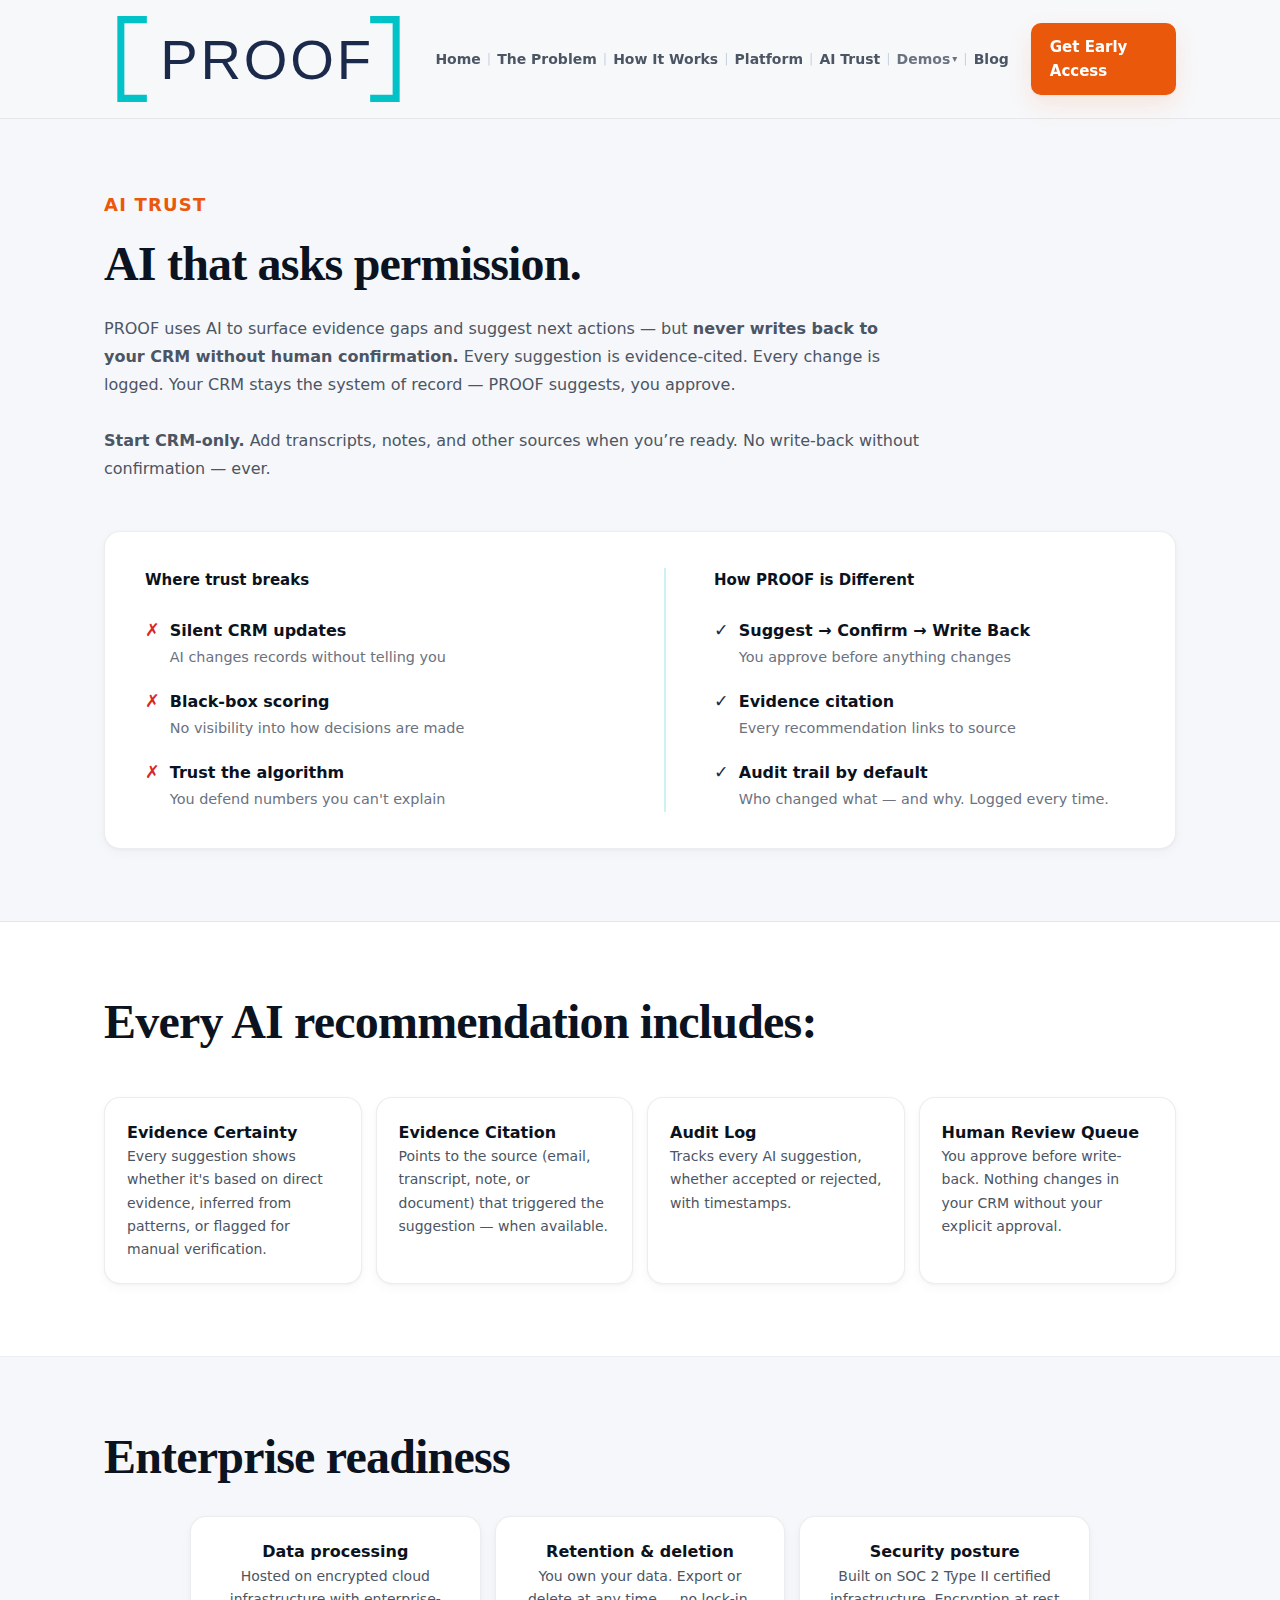
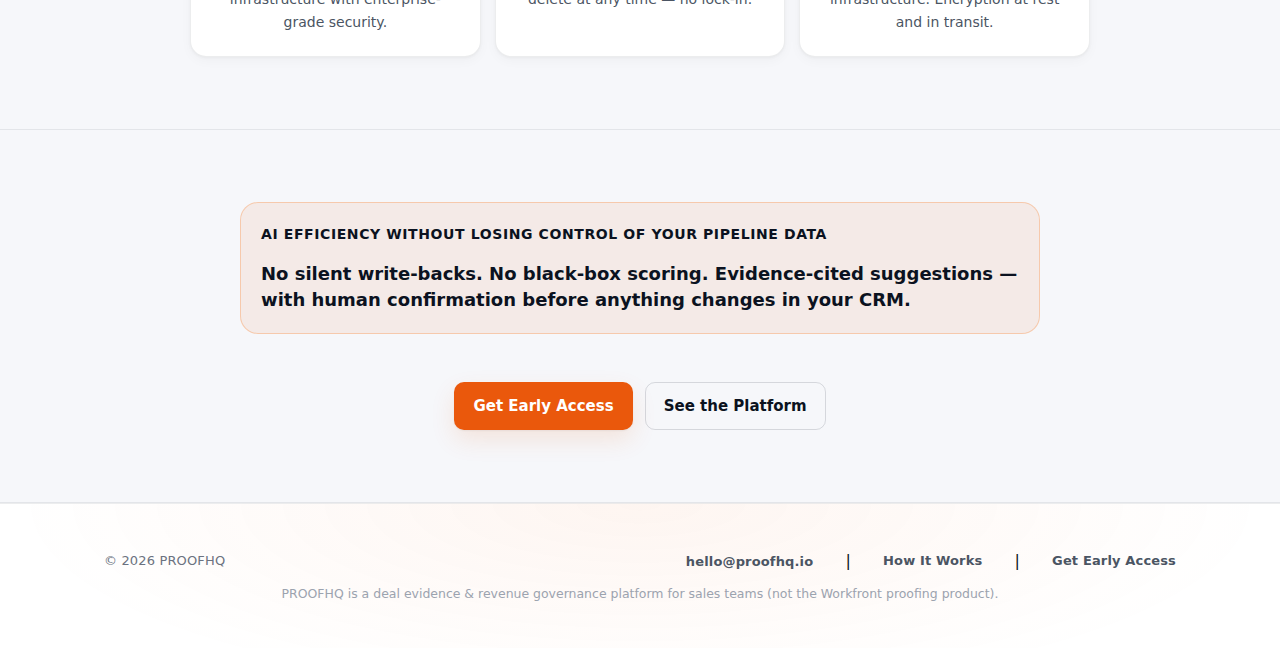
<file: ai-trust.html>
<!DOCTYPE html>
<html lang="en">
<head>
    <meta charset="UTF-8">
    <meta name="viewport" content="width=device-width, initial-scale=1.0">
    <title>AI Trust — No Silent CRM Updates, Ever | PROOF</title>
  <link rel="canonical" href="https://www.proofhq.io/ai-trust" />
  <meta name="robots" content="index, follow" />
  <link rel="icon" href="/favicon.ico" type="image/x-icon" />
      <meta name="description" content="PROOF never silently updates your CRM. Every AI suggestion is cited, confirmed by a human, and logged. No black-box scoring. No silent write-back." />
<link rel="stylesheet" href="styles.css">
  <link rel="preconnect" href="https://fonts.googleapis.com">
  <link rel="preconnect" href="https://fonts.gstatic.com" crossorigin>
  <link href="https://fonts.googleapis.com/css2?family=Inter:wght@400;500;600;700;800&display=swap" rel="stylesheet">
    
  <meta property="og:site_name" content="PROOF" />
<meta property="og:type" content="website" />

<meta name="twitter:card" content="summary_large_image" />
  <meta property="og:title" content="AI Trust — No Silent CRM Updates, Ever | PROOF" />
  <meta property="og:description" content="PROOF never silently updates your CRM. Every AI suggestion is cited, confirmed by a human, and logged. No black-box scoring. No silent write-back." />
  <meta property="og:url" content="https://www.proofhq.io/ai-trust" />
  <meta property="og:image" content="https://www.proofhq.io/og/ai-trust.png" />
  <meta property="og:image:width" content="1200" />
  <meta property="og:image:height" content="630" />
  <meta name="twitter:title" content="AI Trust — No Silent CRM Updates, Ever | PROOF" />
  <meta name="twitter:description" content="PROOF never silently updates your CRM. Every AI suggestion is cited, confirmed by a human, and logged. No black-box scoring. No silent write-back." />
  <meta name="twitter:image" content="https://www.proofhq.io/og/ai-trust.png" />
</head>
<body>
    
    
        <!-- NAV -->
  <header class="nav">
    <div class="nav-inner">
      <a class="brand" href="/" aria-label="PROOF Home">
        <img class="logo-img" src="logo.svg" alt="PROOF" />
      </a>

      <nav class="nav-links" aria-label="Primary navigation">
        <a href="/">Home</a>
        <span class="nav-separator">|</span>
        <a href="/the-real-problem">The Problem</a>
        <span class="nav-separator">|</span>
        <a href="/how-it-works">How It Works</a>
        <span class="nav-separator">|</span>
        <a href="/platform">Platform</a>
        <span class="nav-separator">|</span>
        <a href="/ai-trust" class="active">AI Trust</a>
        <span class="nav-separator">|</span>
        <div class="nav-dropdown">
          <button class="nav-dropdown-toggle">Demos <span class="nav-dropdown-arrow">▾</span></button>
          <div class="nav-dropdown-menu">
            <a href="/before-after" class="nav-dropdown-item"><strong>Before &amp; After</strong><span>Same deal, two review workflows</span></a>
            <a href="/walkthrough" class="nav-dropdown-item"><strong>Deal Walkthrough</strong><span>Scan → Diagnose → Suggest → Write Back</span></a>
            <a href="/system-flow" class="nav-dropdown-item"><strong>System Flow</strong><span>Architecture behind evidence governance</span></a>
          </div>
        </div>
        <span class="nav-separator">|</span>
        <a href="/blog">Blog</a>
      </nav>

      <a class="btn btn-primary" href="/#join">Get Early Access</a>

      <!-- Mobile hamburger -->
      <button class="hamburger" aria-label="Menu" onclick="toggleMobileMenu()">
        <span></span>
        <span></span>
        <span></span>
      </button>
    </div>
  </header>

  <!-- Mobile menu overlay -->
  <div class="mobile-overlay" onclick="toggleMobileMenu()"></div>

  <!-- Mobile menu -->
  <div class="mobile-menu">
    <nav>
      <a href="/">Home</a>
      <a href="/the-real-problem">The Problem</a>
      <a href="/how-it-works">How It Works</a>
      <a href="/platform">Platform</a>
      <a href="/ai-trust">AI Trust</a>
            <div class="mobile-demos-label">Demos</p>
      <a href="/before-after" class="mobile-demos-item">Before &amp; After</a>
      <a href="/walkthrough" class="mobile-demos-item">Deal Walkthrough</a>
      <a href="/system-flow" class="mobile-demos-item">System Flow</a>
      <a href="/blog">Blog</a>
      <a href="/#join" class="btn btn-primary" style="margin-top: 24px;">Get Early Access</a>
    </nav>
  </div>


    

    <section class="section">
        <div class="container">
            <div class="label">AI Trust</div>
            <h1 class="title" style="margin-bottom: 24px;">AI that asks permission.</h1>
            
            <p class="desc" style="max-width: 820px; margin: 0 0 48px; text-align: left;">
                PROOF uses AI to surface evidence gaps and suggest next actions — but <strong>never writes back to your CRM without human confirmation.</strong> Every suggestion is evidence-cited. Every change is logged. Your CRM stays the system of record — PROOF suggests, you approve.<br><br><strong>Start CRM-only.</strong> Add transcripts, notes, and other sources when you’re ready. No write-back without confirmation — ever.
            </p>

            <div class="card" style="margin-top: 48px; padding: 36px 40px;">
              <div style="display: grid; grid-template-columns: 1fr 1fr; gap: 48px;">

                <div>
                  <h3 style="margin-bottom: 24px;">Where trust breaks</h3>
                  <ul style="list-style: none; padding: 0; margin: 0;">
                    <li style="display: flex; align-items: baseline; gap: 10px; margin-bottom: 18px;"><span style="color: #DC2626; font-size: 1.1em; flex-shrink: 0;">✗</span><div><strong>Silent CRM updates</strong><br><span style="font-size: 0.9em; color: #6B7280;">AI changes records without telling you</span></div></li>
                    <li style="display: flex; align-items: baseline; gap: 10px; margin-bottom: 18px;"><span style="color: #DC2626; font-size: 1.1em; flex-shrink: 0;">✗</span><div><strong>Black-box scoring</strong><br><span style="font-size: 0.9em; color: #6B7280;">No visibility into how decisions are made</span></div></li>
                    <li style="display: flex; align-items: baseline; gap: 10px;"><span style="color: #DC2626; font-size: 1.1em; flex-shrink: 0;">✗</span><div><strong>Trust the algorithm</strong><br><span style="font-size: 0.9em; color: #6B7280;">You defend numbers you can't explain</span></div></li>
                  </ul>
                </div>

                <div style="border-left: 2px solid rgba(0,194,199,0.2); padding-left: 48px;">
                  <h3 style="margin-bottom: 24px;">How PROOF is Different</h3>
                  <ul style="list-style: none; padding: 0; margin: 0;">
                    <li style="display: flex; align-items: baseline; gap: 10px; margin-bottom: 18px;"><span style="color: #1B2A4A; font-size: 1.1em; flex-shrink: 0;">✓</span><div><strong>Suggest → Confirm → Write Back</strong><br><span style="font-size: 0.9em; color: #6B7280;">You approve before anything changes</span></div></li>
                    <li style="display: flex; align-items: baseline; gap: 10px; margin-bottom: 18px;"><span style="color: #1B2A4A; font-size: 1.1em; flex-shrink: 0;">✓</span><div><strong>Evidence citation</strong><br><span style="font-size: 0.9em; color: #6B7280;">Every recommendation links to source</span></div></li>
                    <li style="display: flex; align-items: baseline; gap: 10px;"><span style="color: #1B2A4A; font-size: 1.1em; flex-shrink: 0;">✓</span><div><strong>Audit trail by default</strong><br><span style="font-size: 0.9em; color: #6B7280;">Who changed what — and why. Logged every time.</span></div></li>
                  </ul>
                </div>

              </div>
            </div>
        </div>
    </section>

    <section class="section section-raised">
        <div class="container">
            <h2 class="title">Every AI recommendation includes:</h2>
            
            <div class="grid grid-4" style="margin-top: 48px;">
                <div class="card">
                    <h4>Evidence Certainty</h4>
                    <p>Every suggestion shows whether it's based on direct evidence, inferred from patterns, or flagged for manual verification.</p>
                </div>
                
                <div class="card">
                    <h4>Evidence Citation</h4>
                    <p>Points to the source (email, transcript, note, or document) that triggered the suggestion — when available.</p>
                </div>
                
                <div class="card">
                    <h4>Audit Log</h4>
                    <p>Tracks every AI suggestion, whether accepted or rejected, with timestamps.</p>
                </div>
                
                <div class="card">
                    <h4>Human Review Queue</h4>
                    <p>You approve before write-back. Nothing changes in your CRM without your explicit approval.</p>
                </div>
            </div>
        </div>
    </section>

    <section class="section">
        <div class="container">
            <h2 class="title" style="margin-bottom: 32px;">Enterprise readiness</h2>
            <div class="grid grid-3" style="max-width: 900px; margin: 0 auto;">
                <div class="card" style="text-align: center;">
                    <h4>Data processing</h4>
                    <p>Hosted on encrypted cloud infrastructure with enterprise-grade security.</p>
                </div>
                <div class="card" style="text-align: center;">
                    <h4>Retention &amp; deletion</h4>
                    <p>You own your data. Export or delete at any time — no lock-in.</p>
                </div>
                <div class="card" style="text-align: center;">
                    <h4>Security posture</h4>
                    <p>Built on SOC 2 Type II certified infrastructure. Encryption at rest and in transit.</p>
                </div>
            </div>
        </div>
    </section>

    <section class="section">
        <div class="container">
            <div class="callout-strong" style="max-width: 800px; margin: 0 auto;">
                <strong>AI efficiency without losing control of your pipeline data</strong>
                <p style="margin-top: 16px;">No silent write-backs. No black-box scoring. Evidence-cited suggestions — with human confirmation before anything changes in your CRM.</p>
            </div>

            <div class="actions" style="margin-top: 48px; justify-content: center;">
                <a href="/#join" class="btn btn-primary">Get Early Access</a>
                <a href="/platform" class="btn btn-ghost">See the Platform</a>
            </div>
        </div>
    </section>

    

    <footer class="footer">
    <div class="container">
      <div class="footer-inner">
        <div class="footer-left">© 2026 PROOFHQ</div>
        <div class="footer-right">
          <span id="em-ai-trust"></span><script>(function(){var e="hello";var d="proofhq.io";document.getElementById("em-ai-trust").innerHTML='<a href="mailto:'+e+'@'+d+'">'+e+'@'+d+'</a>';}());</script>
          &nbsp;&nbsp;|&nbsp;&nbsp;
          <a href="/how-it-works">How It Works</a>
          &nbsp;&nbsp;|&nbsp;&nbsp;
          <a href="/#join">Get Early Access</a>
        </div>
      </div>
      <div style="text-align:center; margin-top: 10px; font-size: 0.78em; color: #9CA3AF;">PROOFHQ is a deal evidence &amp; revenue governance platform for sales teams (not the Workfront proofing product).</div>
    </div>
  </footer>
  <script src="menu.js"></script>
</body>
</html>
</file>
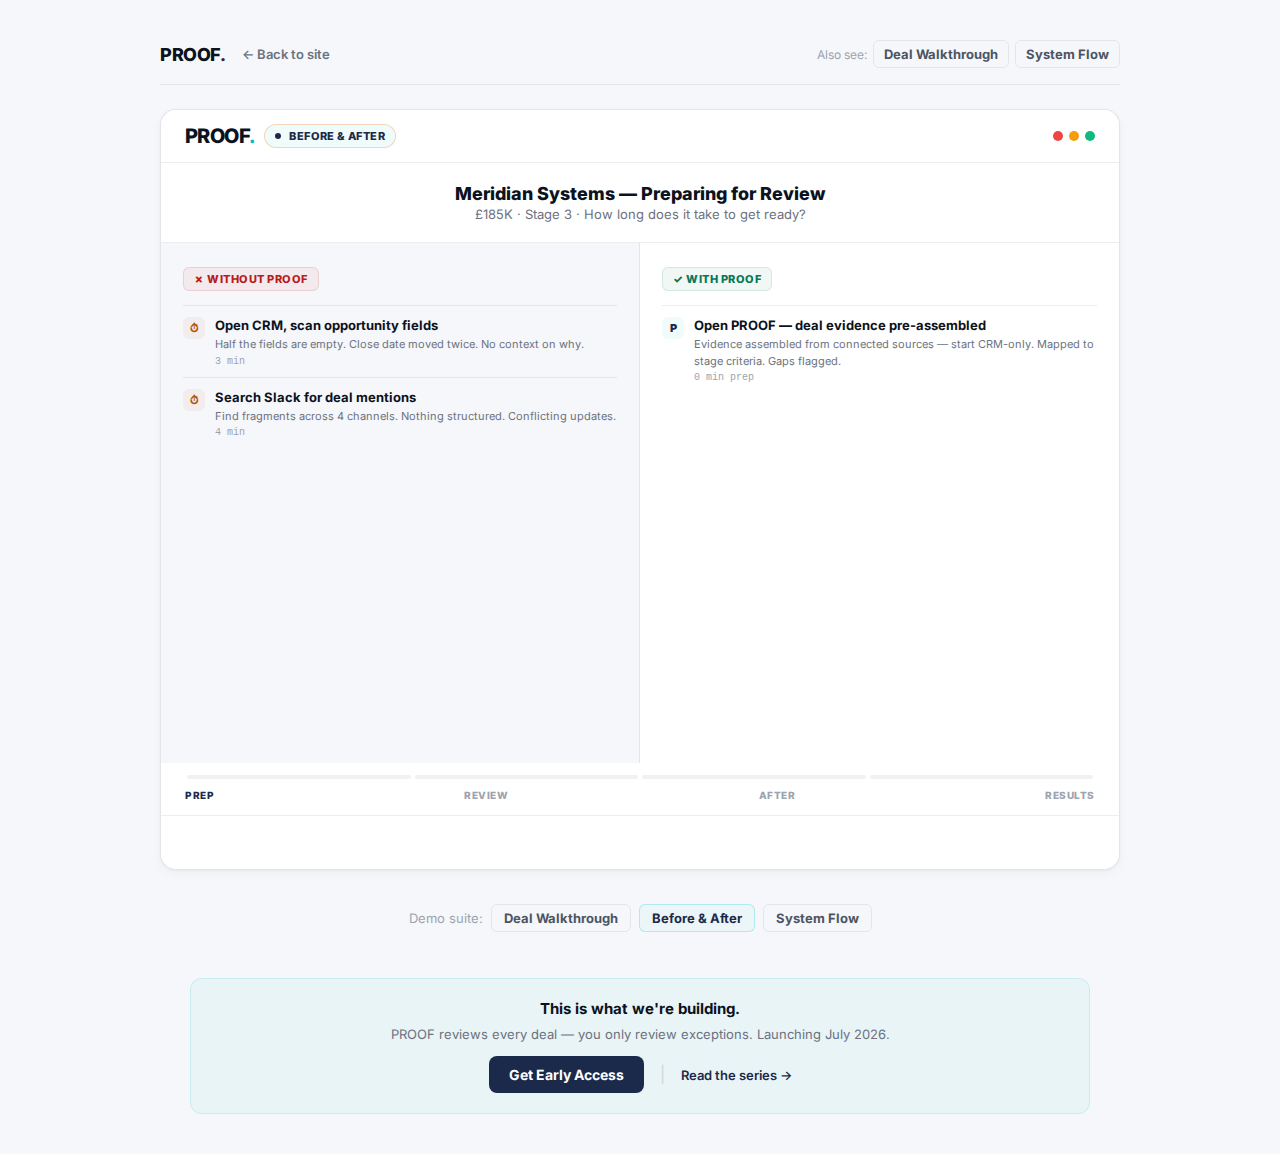
<file: before-after.html>
<!DOCTYPE html>
<html lang="en">
<head>
<meta charset="UTF-8">
<meta name="viewport" content="width=device-width, initial-scale=1.0">
<title>PROOF — Before & After Pipeline Review</title>
<link rel="preconnect" href="https://fonts.googleapis.com">
<link rel="preconnect" href="https://fonts.gstatic.com" crossorigin>
<link href="https://fonts.googleapis.com/css2?family=Inter:wght@400;500;600;700;800&display=swap" rel="stylesheet">
<style>
:root {
  --bg: #F6F7FA;
  --bg-raised: #FFFFFF;
  --bg-card: #FFFFFF;
  --bg-card-hover: #F3F4F6;
  --border: rgba(17,24,39,.08);
  --border-md: rgba(17,24,39,.14);
  --border-accent: rgba(249,115,22,.28);
  --text: #0B1220;
  --text-mid: #4B5563;
  --text-dim: #6B7280;
  --text-faint: #9CA3AF;
  --accent: #1B2A4A;
  --accent-light: #00C2C7;
  --accent-bg: rgba(0,194,199,.06);
  --accent-text: #9A3412;
  --blue: #1D4ED8;
  --blue-bg: rgba(29,78,216,.06);
  --green: #047857;
  --green-bg: rgba(4,120,87,.06);
  --red: #B91C1C;
  --red-bg: rgba(185,28,28,.06);
  --amber: #B45309;
  --amber-bg: rgba(180,83,9,.06);
  --font-display: 'Inter', sans-serif;
  --font-body: 'Inter', -apple-system, system-ui, sans-serif;
  --font-mono: 'DM Mono', monospace;
  --r: 16px;
  --sh: 0 1px 3px rgba(0,0,0,.04), 0 4px 12px rgba(0,0,0,.03);
  --sh-h: 0 2px 8px rgba(0,0,0,.06), 0 8px 24px rgba(0,0,0,.05);
}

* { box-sizing: border-box; margin: 0; padding: 0; }

.ba-container {
  font-family: var(--font-body);
  background: var(--bg);
  border-radius: var(--r);
  overflow: hidden;
  max-width: 960px;
  margin: 0 auto;
  border: 1px solid var(--border);
  box-shadow: var(--sh);
  position: relative;
}

/* Top bar */
.ba-topbar {
  display: flex;
  align-items: center;
  justify-content: space-between;
  padding: 14px 24px;
  background: var(--bg-raised);
  border-bottom: 1px solid var(--border);
}
.ba-topbar-left { display: flex; align-items: center; gap: 10px; }
.ba-logo {
  font-family: 'Inter', sans-serif;
  font-weight: 800;
  font-size: 20px;
  color: var(--text);
  letter-spacing: -0.6px;
}
.ba-logo-dot { color: var(--accent-light); }
.ba-badge {
  display: inline-flex;
  align-items: center;
  gap: 8px;
  padding: 4px 10px;
  border: 1px solid var(--border-accent);
  border-radius: 999px;
  background: var(--accent-bg);
  color: #1B2A4A;
  font-size: 11px;
  font-weight: 800;
  letter-spacing: .4px;
  text-transform: uppercase;
}
.ba-badge-dot {
  width: 6px; height: 6px; border-radius: 50%;
  background: var(--accent);
  animation: baPulse 2.5s infinite;
}
@keyframes baPulse { 0%,100%{opacity:.4;} 50%{opacity:1;} }

/* Deal header */
.ba-deal-header {
  padding: 20px 28px;
  background: var(--bg-raised);
  border-bottom: 1px solid var(--border);
  text-align: center;
}
.ba-deal-name {
  font-family: 'Inter', sans-serif;
  font-size: 18px;
  font-weight: 800;
  color: var(--text);
}
.ba-deal-meta {
  font-size: 13px;
  color: var(--text-dim);
  margin-top: 2px;
}

/* Split view */
.ba-split {
  display: grid;
  grid-template-columns: 1fr 1fr;
  min-height: 520px;
}

/* Before / After panels */
.ba-panel {
  padding: 24px 22px;
  position: relative;
  overflow: hidden;
}
.ba-panel-before {
  background: var(--bg);
  border-right: 1px solid var(--border);
}
.ba-panel-after {
  background: var(--bg-raised);
}

.ba-panel-tag {
  display: inline-flex;
  align-items: center;
  gap: 6px;
  padding: 4px 10px;
  border-radius: 6px;
  font-size: 11px;
  font-weight: 800;
  text-transform: uppercase;
  letter-spacing: .5px;
  margin-bottom: 14px;
}
.ba-tag-before {
  background: var(--red-bg);
  color: var(--red);
  border: 1px solid rgba(185,28,28,.12);
}
.ba-tag-after {
  background: var(--green-bg);
  color: var(--green);
  border: 1px solid rgba(4,120,87,.12);
}

/* Animated rows */
.ba-row {
  display: flex;
  align-items: flex-start;
  gap: 10px;
  padding: 10px 0;
  border-top: 1px solid var(--border);
  opacity: 0;
  transform: translateX(-6px);
  transition: opacity 0.4s ease, transform 0.4s ease;
}
.ba-row.show {
  opacity: 1;
  transform: translateX(0);
}
.ba-row:first-of-type { border-top: none; }
.ba-row-icon {
  width: 22px;
  height: 22px;
  border-radius: 6px;
  display: flex;
  align-items: center;
  justify-content: center;
  font-size: 11px;
  flex-shrink: 0;
  margin-top: 1px;
}
.ba-icon-pain { background: var(--red-bg); color: var(--red); font-weight: 900; }
.ba-icon-ok { background: var(--green-bg); color: var(--green); font-weight: 900; }
.ba-icon-time { background: var(--amber-bg); color: var(--amber); font-weight: 900; }
.ba-icon-proof { background: var(--accent-bg); color: #1B2A4A; font-weight: 900; }

.ba-row-content { flex: 1; }
.ba-row-title {
  font-size: 13px;
  font-weight: 700;
  color: var(--text);
  line-height: 1.4;
}
.ba-row-sub {
  font-size: 11px;
  color: var(--text-dim);
  line-height: 1.5;
  margin-top: 2px;
}
.ba-row-time {
  font-family: var(--font-mono);
  font-size: 10px;
  color: var(--text-faint);
  margin-top: 3px;
}

/* Timer comparison */
.ba-timer {
  margin-top: 16px;
  padding: 14px 16px;
  border-radius: 12px;
  text-align: center;
  opacity: 0;
  transition: opacity 0.5s;
}
.ba-timer.show { opacity: 1; }
.ba-timer-before {
  background: var(--red-bg);
  border: 1px solid rgba(185,28,28,.12);
}
.ba-timer-after {
  background: var(--green-bg);
  border: 1px solid rgba(4,120,87,.12);
}
.ba-timer-num {
  font-family: 'Inter', sans-serif;
  font-size: 28px;
  font-weight: 800;
}
.ba-timer-label {
  font-size: 11px;
  font-weight: 700;
  text-transform: uppercase;
  letter-spacing: .4px;
  margin-top: 2px;
}

/* Outcome quote */
.ba-outcome {
  margin-top: 14px;
  padding: 12px 14px;
  border-radius: 10px;
  font-size: 12px;
  font-weight: 600;
  font-style: italic;
  line-height: 1.5;
  opacity: 0;
  transition: opacity 0.5s;
}
.ba-outcome.show { opacity: 1; }
.ba-outcome-before {
  background: rgba(185,28,28,.04);
  border: 1px solid rgba(185,28,28,.08);
  color: var(--red);
}
.ba-outcome-after {
  background: var(--accent-bg);
  border: 1px solid var(--border-accent);
  color: var(--accent-text);
}

/* Bottom callout */
.ba-bottom {
  padding: 20px 28px;
  background: var(--bg-raised);
  border-top: 1px solid var(--border);
  text-align: center;
}
.ba-callout {
  display: inline-block;
  padding: 14px 24px;
  border: 1px solid var(--border-accent);
  background: rgba(0,194,199,.04);
  border-radius: 14px;
  opacity: 0;
  transition: opacity 0.5s;
}
.ba-callout.show { opacity: 1; }
.ba-callout strong {
  font-size: 15px;
  font-weight: 800;
  color: var(--text);
  display: block;
  line-height: 1.4;
}
.ba-callout span {
  font-size: 12px;
  color: var(--text-mid);
  margin-top: 4px;
  display: block;
}

/* Progress */
.ba-progress {
  display: flex;
  gap: 0;
  padding: 12px 24px 6px;
  background: var(--bg-raised);
}
.ba-prog-seg {
  flex: 1;
  height: 4px;
  background: rgba(17,24,39,.06);
  border-radius: 2px;
  margin: 0 2px;
  overflow: hidden;
  cursor: pointer;
}
.ba-prog-fill {
  height: 100%;
  width: 0;
  background: var(--accent);
  border-radius: 2px;
}
.ba-prog-seg.done .ba-prog-fill { width: 100%; transition: width 0.3s; }
.ba-prog-seg.current .ba-prog-fill { animation: baFill 4s linear forwards; }
@keyframes baFill { from{width:0;} to{width:100%;} }

.ba-prog-labels {
  display: flex;
  justify-content: space-between;
  padding: 4px 24px 14px;
  background: var(--bg-raised);
}
.ba-prog-label {
  font-size: 10px;
  font-weight: 800;
  text-transform: uppercase;
  letter-spacing: .5px;
  color: var(--text-faint);
  cursor: pointer;
  transition: color 0.2s;
}
.ba-prog-label.active { color: #1B2A4A; }
.ba-prog-label.done { color: var(--text-dim); }

/* Replay */
.ba-replay {
  display: inline-flex;
  align-items: center;
  justify-content: center;
  font-size: 12px;
  font-weight: 800;
  color: #1B2A4A;
  background: var(--accent-bg);
  border: 1px solid var(--border-accent);
  padding: 8px 16px;
  border-radius: 10px;
  cursor: pointer;
  font-family: var(--font-body);
  opacity: 0;
  pointer-events: none;
  transition: all 0.3s;
  white-space: nowrap;
}
.ba-replay.show { opacity: 1; pointer-events: auto; }
.ba-replay:hover { background: rgba(0,194,199,0.05); transform: translateY(-1px); }

/* Footer controls */
.ba-footer-controls {
  display: flex;
  justify-content: flex-end;
  align-items: center;
  padding: 10px 24px;
  background: var(--bg-raised);
  border-top: 1px solid var(--border);
  gap: 10px;
}

/* Steps (each step = one scene in the comparison) */
.ba-scene { display: none; }
.ba-scene.active { display: block; }

/* Mobile */
@media (max-width: 700px) {
  .ba-split { grid-template-columns: 1fr; }
  .ba-panel-before { border-right: none; border-bottom: 1px solid var(--border); }
}
</style>
</head>
<body style="background:#F6F7FA;padding:40px 16px;">

<style>
.demo-nav {
  max-width: 960px; margin: 0 auto 24px; padding: 0 0 16px;
  display: flex; align-items: center; justify-content: space-between;
  border-bottom: 1px solid rgba(17,24,39,.08);
  font-family: 'Inter', system-ui, sans-serif;
  flex-wrap: wrap; gap: 10px;
}
.demo-nav-left {
  display: flex; align-items: center; gap: 16px;
}
.demo-nav-logo {
  font-family: 'Inter', sans-serif;
  font-weight: 800; font-size: 18px; color: #0B1220;
  text-decoration: none; letter-spacing: -.4px;
}
.demo-nav-logo .dot { color: #1B2A4A; }
.demo-nav-back {
  font-size: 13px; font-weight: 600; color: #6B7280;
  text-decoration: none; transition: color .2s;
}
.demo-nav-back:hover { color: #1B2A4A; }
.demo-nav-right {
  display: flex; align-items: center; gap: 6px;
  font-size: 12px; color: #9CA3AF;
}
.demo-nav-link {
  font-size: 13px; font-weight: 700; color: #4B5563;
  text-decoration: none; padding: 5px 10px; border-radius: 6px;
  border: 1px solid rgba(17,24,39,.08); transition: all .15s;
}
.demo-nav-link:hover { color: #1B2A4A; border-color: rgba(0,194,199,.25); background: rgba(0,194,199,0.05); }
@media (max-width: 600px) {
  .demo-nav { flex-direction: column; align-items: flex-start; }
}
</style>

<div class="demo-nav">
  <div class="demo-nav-left">
    <a href="/" class="demo-nav-logo">PROOF<span class="dot">.</span></a>
    <a href="/" class="demo-nav-back">&larr; Back to site</a>
  </div>
  <div class="demo-nav-right">
    <span>Also see:</span>
    <a href="/walkthrough" class="demo-nav-link">Deal Walkthrough</a><a href="/system-flow" class="demo-nav-link">System Flow</a>
  </div>
</div>


<div class="ba-container" id="baContainer">
  <!-- Top bar -->
  <div class="ba-topbar">
    <div class="ba-topbar-left">
      <span class="ba-logo">PROOF<span class="ba-logo-dot">.</span></span>
      <span class="ba-badge"><span class="ba-badge-dot"></span> Before & After</span>
    </div>
    <div style="display:flex;gap:6px;">
      <div style="width:10px;height:10px;border-radius:50%;background:#EF4444;"></div>
      <div style="width:10px;height:10px;border-radius:50%;background:#F59E0B;"></div>
      <div style="width:10px;height:10px;border-radius:50%;background:#10B981;"></div>
    </div>
  </div>

  <!-- Deal header -->
  <div class="ba-deal-header">
    <div class="ba-deal-name" id="sceneTitle">Meridian Systems — Stage 3 Pipeline Review</div>
    <div class="ba-deal-meta" id="sceneMeta">£185K · Close date: June 2026 · Same deal, two workflows</div>
  </div>

  <!-- SCENE 1: Prep -->
  <div class="ba-scene active" id="scene1">
    <div class="ba-split">
      <div class="ba-panel ba-panel-before">
        <div class="ba-panel-tag ba-tag-before">✗ Without PROOF</div>
        <div class="ba-row" data-delay="300">
          <div class="ba-row-icon ba-icon-time">⏱</div>
          <div class="ba-row-content">
            <div class="ba-row-title">Open CRM, scan opportunity fields</div>
            <div class="ba-row-sub">Half the fields are empty. Close date moved twice. No context on why.</div>
            <div class="ba-row-time">3 min</div>
          </div>
        </div>
        <div class="ba-row" data-delay="700">
          <div class="ba-row-icon ba-icon-time">⏱</div>
          <div class="ba-row-content">
            <div class="ba-row-title">Search Slack for deal mentions</div>
            <div class="ba-row-sub">Find fragments across 4 channels. Nothing structured. Conflicting updates.</div>
            <div class="ba-row-time">4 min</div>
          </div>
        </div>
        <div class="ba-row" data-delay="1100">
          <div class="ba-row-icon ba-icon-time">⏱</div>
          <div class="ba-row-content">
            <div class="ba-row-title">Dig through call recordings</div>
            <div class="ba-row-sub">Scrub a 45-min recording looking for the one moment the prospect mentioned timeline.</div>
            <div class="ba-row-time">6 min</div>
          </div>
        </div>
        <div class="ba-row" data-delay="1500">
          <div class="ba-row-icon ba-icon-pain">✗</div>
          <div class="ba-row-content">
            <div class="ba-row-title">Still don't know: who's the economic buyer?</div>
            <div class="ba-row-sub">Rep said "multi-threaded" but CRM shows one contact. No way to verify without asking.</div>
          </div>
        </div>
        <div class="ba-timer ba-timer-before" data-delay="2000">
          <div class="ba-timer-num" style="color:var(--red);">10–15 min</div>
          <div class="ba-timer-label" style="color:var(--red);">Per deal · just to prep</div>
        </div>
      </div>

      <div class="ba-panel ba-panel-after">
        <div class="ba-panel-tag ba-tag-after">✓ With PROOF</div>
        <div class="ba-row" data-delay="500">
          <div class="ba-row-icon ba-icon-proof">P</div>
          <div class="ba-row-content">
            <div class="ba-row-title">Open PROOF — deal evidence pre-assembled</div>
            <div class="ba-row-sub">Evidence assembled from connected sources — start CRM-only. Mapped to stage criteria. Gaps flagged.</div>
            <div class="ba-row-time">0 min prep</div>
          </div>
        </div>
        <div class="ba-row" data-delay="900">
          <div class="ba-row-icon ba-icon-ok">✓</div>
          <div class="ba-row-content">
            <div class="ba-row-title">4 of 6 criteria verified with evidence</div>
            <div class="ba-row-sub">Problem confirmed (call transcript, 18 Feb). Champion identified (CRM). ICP match. Budget discussed.</div>
          </div>
        </div>
        <div class="ba-row" data-delay="1300">
          <div class="ba-row-icon ba-icon-proof">!</div>
          <div class="ba-row-content">
            <div class="ba-row-title">2 gaps surfaced — with reasons</div>
            <div class="ba-row-sub">Single-threaded risk: 1 stakeholder. Decision process: not documented. Both linked to source evidence.</div>
          </div>
        </div>
        <div class="ba-row" data-delay="1700">
          <div class="ba-row-icon ba-icon-ok">→</div>
          <div class="ba-row-content">
            <div class="ba-row-title">Suggested next steps already drafted</div>
            <div class="ba-row-sub">Map buying group. Document decision process. Stage held until evidence exists.</div>
          </div>
        </div>
        <div class="ba-timer ba-timer-after" data-delay="2200">
          <div class="ba-timer-num" style="color:var(--green);">1–2 min</div>
          <div class="ba-timer-label" style="color:var(--green);">Per deal · evidence ready</div>
        </div>
      </div>
    </div>
  </div>

  <!-- SCENE 2: The Review -->
  <div class="ba-scene" id="scene2">
    <div class="ba-split">
      <div class="ba-panel ba-panel-before">
        <div class="ba-panel-tag ba-tag-before">✗ Without PROOF</div>
        <div class="ba-row" data-delay="300">
          <div class="ba-row-icon ba-icon-pain">?</div>
          <div class="ba-row-content">
            <div class="ba-row-title">"Walk me through Meridian."</div>
            <div class="ba-row-sub">Manager asks the same open-ended question. Rep starts a 5-minute monologue mixing facts with optimism.</div>
            <div class="ba-row-time">5 min talking</div>
          </div>
        </div>
        <div class="ba-row" data-delay="800">
          <div class="ba-row-icon ba-icon-pain">?</div>
          <div class="ba-row-content">
            <div class="ba-row-title">"Who else are you talking to there?"</div>
            <div class="ba-row-sub">Rep says "a few people." Manager probes. Turns out it's one champion and a vague reference to "procurement."</div>
            <div class="ba-row-time">3 min digging</div>
          </div>
        </div>
        <div class="ba-row" data-delay="1300">
          <div class="ba-row-icon ba-icon-pain">?</div>
          <div class="ba-row-content">
            <div class="ba-row-title">"What's their decision process?"</div>
            <div class="ba-row-sub">"I think they have a procurement step." No dates. No names. No evidence. Manager flags it as a risk — again.</div>
            <div class="ba-row-time">2 min repeating</div>
          </div>
        </div>
        <div class="ba-row" data-delay="1800">
          <div class="ba-row-icon ba-icon-pain">✗</div>
          <div class="ba-row-content">
            <div class="ba-row-title">Manager writes down: "get multi-threaded"</div>
            <div class="ba-row-sub">Same note they gave last review. No CRM update. No audit trail. Same conversation again next week.</div>
          </div>
        </div>
        <div class="ba-timer ba-timer-before" data-delay="2300">
          <div class="ba-timer-num" style="color:var(--red);">10–12 min</div>
          <div class="ba-timer-label" style="color:var(--red);">Per deal · in the review</div>
        </div>
      </div>

      <div class="ba-panel ba-panel-after">
        <div class="ba-panel-tag ba-tag-after">✓ With PROOF</div>
        <div class="ba-row" data-delay="400">
          <div class="ba-row-icon ba-icon-proof">P</div>
          <div class="ba-row-content">
            <div class="ba-row-title">"Meridian has 2 evidence gaps."</div>
            <div class="ba-row-sub">Manager starts with what PROOF flagged — not "walk me through it." Conversation immediately focused.</div>
            <div class="ba-row-time">10 sec setup</div>
          </div>
        </div>
        <div class="ba-row" data-delay="900">
          <div class="ba-row-icon ba-icon-ok">✓</div>
          <div class="ba-row-content">
            <div class="ba-row-title">Single-threaded — one contact confirmed</div>
            <div class="ba-row-sub">Evidence is visible. No need to ask "who else?" — PROOF already showed the contact map. Coaching goes straight to action.</div>
          </div>
        </div>
        <div class="ba-row" data-delay="1400">
          <div class="ba-row-icon ba-icon-ok">✓</div>
          <div class="ba-row-content">
            <div class="ba-row-title">Decision process gap — next step agreed</div>
            <div class="ba-row-sub">"Get procurement contact name by Friday." Manager confirms suggested write-back. CRM updated in the meeting.</div>
          </div>
        </div>
        <div class="ba-row" data-delay="1900">
          <div class="ba-row-icon ba-icon-ok">→</div>
          <div class="ba-row-content">
            <div class="ba-row-title">Coaching logged. Stage held. Next deal.</div>
            <div class="ba-row-sub">Write-back confirmed. Audit trail captured. This deal won't come up again until evidence changes.</div>
          </div>
        </div>
        <div class="ba-timer ba-timer-after" data-delay="2400">
          <div class="ba-timer-num" style="color:var(--green);">3 min</div>
          <div class="ba-timer-label" style="color:var(--green);">Per deal · decision made</div>
        </div>
      </div>
    </div>
  </div>

  <!-- SCENE 3: After the Review -->
  <div class="ba-scene" id="scene3">
    <div class="ba-split">
      <div class="ba-panel ba-panel-before">
        <div class="ba-panel-tag ba-tag-before">✗ Without PROOF</div>
        <div class="ba-row" data-delay="300">
          <div class="ba-row-icon ba-icon-pain">✗</div>
          <div class="ba-row-content">
            <div class="ba-row-title">No CRM update after review</div>
            <div class="ba-row-sub">Rep meant to update it. Forgot. Next steps live in the manager's notebook. Nobody else can see them.</div>
          </div>
        </div>
        <div class="ba-row" data-delay="700">
          <div class="ba-row-icon ba-icon-pain">✗</div>
          <div class="ba-row-content">
            <div class="ba-row-title">Coaching lost</div>
            <div class="ba-row-sub">"Get multi-threaded" was said. Not captured. New manager next quarter won't know what was discussed.</div>
          </div>
        </div>
        <div class="ba-row" data-delay="1100">
          <div class="ba-row-icon ba-icon-pain">✗</div>
          <div class="ba-row-content">
            <div class="ba-row-title">No audit trail</div>
            <div class="ba-row-sub">CRO asks "what happened with Meridian?" Nobody has a clear, timestamped answer.</div>
          </div>
        </div>
        <div class="ba-row" data-delay="1500">
          <div class="ba-row-icon ba-icon-pain">↻</div>
          <div class="ba-row-content">
            <div class="ba-row-title">Same conversation next week</div>
            <div class="ba-row-sub">Nothing changed. Nothing was captured. The review repeats from scratch — every single week.</div>
          </div>
        </div>
        <div class="ba-outcome ba-outcome-before" data-delay="2000">
          "We run the same pipeline review every week — and nothing changes."
        </div>
      </div>

      <div class="ba-panel ba-panel-after">
        <div class="ba-panel-tag ba-tag-after">✓ With PROOF</div>
        <div class="ba-row" data-delay="400">
          <div class="ba-row-icon ba-icon-ok">✓</div>
          <div class="ba-row-content">
            <div class="ba-row-title">CRM updated in the meeting</div>
            <div class="ba-row-sub">Write-back confirmed during the review. Next steps, evidence gaps, and stage hold — all written with source attribution.</div>
          </div>
        </div>
        <div class="ba-row" data-delay="800">
          <div class="ba-row-icon ba-icon-ok">✓</div>
          <div class="ba-row-content">
            <div class="ba-row-title">Coaching captured and applied</div>
            <div class="ba-row-sub">Manager's guidance logged once — applied to every deal with the same pattern. Not repeated manually each week.</div>
          </div>
        </div>
        <div class="ba-row" data-delay="1200">
          <div class="ba-row-icon ba-icon-ok">✓</div>
          <div class="ba-row-content">
            <div class="ba-row-title">Full audit trail — who, what, when, why</div>
            <div class="ba-row-sub">CRO asks about Meridian? Pull the Deal Review Pack. Every decision traceable. Every movement evidenced.</div>
          </div>
        </div>
        <div class="ba-row" data-delay="1600">
          <div class="ba-row-icon ba-icon-ok">→</div>
          <div class="ba-row-content">
            <div class="ba-row-title">Next review: only if evidence changes</div>
            <div class="ba-row-sub">Meridian doesn't come back to review until something new is flagged. Manager focuses on exceptions only.</div>
          </div>
        </div>
        <div class="ba-outcome ba-outcome-after" data-delay="2100">
          "PROOF reviews every deal — so humans only review exceptions."
        </div>
      </div>
    </div>
  </div>

  <!-- SCENE 4: Results -->
  <div class="ba-scene" id="scene4">
    <div class="ba-split">
      <div class="ba-panel ba-panel-before" style="display:flex;flex-direction:column;justify-content:center;align-items:center;text-align:center;">
        <div class="ba-panel-tag ba-tag-before" style="margin-bottom:24px;">✗ Without PROOF</div>
        <div class="ba-row show" style="flex-direction:column;align-items:center;border:none;padding:0;">
          <div style="font-family:var(--font-display);font-size:36px;font-weight:800;color:var(--red);">20–25 min</div>
          <div style="font-size:14px;font-weight:700;color:var(--text);margin-top:4px;">per deal per review</div>
          <div style="font-size:12px;color:var(--text-dim);margin-top:12px;line-height:1.6;max-width:260px;">
            × 15 deals = <strong style="color:var(--red);">5–6 hours per week</strong><br>
            on prep and reviews<br>
            with no audit trail
          </div>
        </div>
        <div class="ba-outcome ba-outcome-before show" style="margin-top:24px;max-width:280px;">
          Archaeology every week. Same questions. Same gaps. No progress captured.
        </div>
      </div>

      <div class="ba-panel ba-panel-after" style="display:flex;flex-direction:column;justify-content:center;align-items:center;text-align:center;">
        <div class="ba-panel-tag ba-tag-after" style="margin-bottom:24px;">✓ With PROOF</div>
        <div class="ba-row show" style="flex-direction:column;align-items:center;border:none;padding:0;">
          <div style="font-family:var(--font-display);font-size:36px;font-weight:800;color:var(--green);">4 min</div>
          <div style="font-size:14px;font-weight:700;color:var(--text);margin-top:4px;">per deal per review</div>
          <div style="font-size:12px;color:var(--text-dim);margin-top:12px;line-height:1.6;max-width:260px;">
            × only exceptions = <strong style="color:var(--green);">45 min per week</strong><br>
            Evidence pre-assembled<br>
            Every decision logged
          </div>
        </div>
        <div class="ba-outcome ba-outcome-after show" style="margin-top:24px;max-width:280px;">
          Fewer reviews. Better decisions. Evidence at every stage. Pipeline you can defend.
        </div>
      </div>
    </div>

    <div class="ba-bottom">
      <div class="ba-callout" data-delay="800">
        <strong>Same deal. Same team. Different system.</strong>
        <span>PROOF doesn't change how you sell — it captures the evidence as you do.</span>
      </div>
    </div>
  </div>

  <!-- Progress -->
  <div class="ba-progress" id="baProgress">
    <div class="ba-prog-seg current" data-scene="0"><div class="ba-prog-fill"></div></div>
    <div class="ba-prog-seg" data-scene="1"><div class="ba-prog-fill"></div></div>
    <div class="ba-prog-seg" data-scene="2"><div class="ba-prog-fill"></div></div>
    <div class="ba-prog-seg" data-scene="3"><div class="ba-prog-fill"></div></div>
  </div>
  <div class="ba-prog-labels">
    <span class="ba-prog-label active" data-scene="0">Prep</span>
    <span class="ba-prog-label" data-scene="1">Review</span>
    <span class="ba-prog-label" data-scene="2">After</span>
    <span class="ba-prog-label" data-scene="3">Results</span>
  </div>

  <div class="ba-footer-controls">
    <button class="ba-replay" id="baReplay" onclick="startBA()">↻ Replay</button>
  </div>
</div>

<script>
const SD = 4500;
let cs = 0;
let st = null;

const titles = [
  ['Meridian Systems — Preparing for Review', '£185K · Stage 3 · How long does it take to get ready?'],
  ['Meridian Systems — The Pipeline Review', '£185K · Stage 3 · Same deal, two very different conversations'],
  ['Meridian Systems — After the Review', '£185K · Stage 3 · What happens when the meeting ends?'],
  ['The Numbers — One Manager, 15 Deals, Every Week', 'Same deal. Same team. Different system.']
];

function showScene(n) {
  cs = n;
  document.querySelectorAll('.ba-scene').forEach((s,i) => s.classList.toggle('active', i === n));
  document.getElementById('sceneTitle').textContent = titles[n][0];
  document.getElementById('sceneMeta').textContent = titles[n][1];

  const scene = document.getElementById('scene' + (n + 1));
  if (scene) {
    scene.querySelectorAll('.ba-row[data-delay]').forEach(r => {
      r.classList.remove('show');
      setTimeout(() => r.classList.add('show'), parseInt(r.dataset.delay));
    });
    scene.querySelectorAll('.ba-timer[data-delay], .ba-outcome[data-delay], .ba-callout[data-delay]').forEach(el => {
      el.classList.remove('show');
      setTimeout(() => el.classList.add('show'), parseInt(el.dataset.delay));
    });
  }

  document.querySelectorAll('.ba-prog-seg').forEach((s,i) => {
    s.classList.remove('current','done');
    if (i < n) s.classList.add('done');
    if (i === n) s.classList.add('current');
  });
  document.querySelectorAll('.ba-prog-label').forEach((l,i) => {
    l.classList.remove('active','done');
    if (i < n) l.classList.add('done');
    if (i === n) l.classList.add('active');
  });

  const replay = document.getElementById('baReplay');
  if (n === 3) setTimeout(() => replay.classList.add('show'), 2000);
  else replay.classList.remove('show');
}

function nextScene() {
  if (cs < 3) { cs++; showScene(cs); st = setTimeout(nextScene, SD); }
}

function startBA() {
  clearTimeout(st);
  document.getElementById('baReplay').classList.remove('show');
  showScene(0);
  st = setTimeout(nextScene, SD);
}

document.querySelectorAll('.ba-prog-seg, .ba-prog-label').forEach(el => {
  el.addEventListener('click', () => {
    const s = parseInt(el.dataset.scene);
    clearTimeout(st);
    showScene(s);
    if (s < 3) st = setTimeout(nextScene, SD);
  });
});

startBA();
</script>


<style>
.demo-cross-links {
  max-width: 960px; margin: 20px auto 0; padding: 14px 0;
  display: flex; align-items: center; justify-content: center; gap: 8px;
  font-family: 'Inter', -apple-system, system-ui, sans-serif;
  font-size: 13px; color: #9CA3AF;
}
.demo-cross-links a {
  font-weight: 700; color: #4B5563; text-decoration: none;
  padding: 5px 12px; border-radius: 6px;
  border: 1px solid rgba(17,24,39,.08); transition: all .15s;
}
.demo-cross-links a:hover { color: #1B2A4A; border-color: rgba(0,194,199,.25); background: rgba(0,194,199,0.05); }
.demo-cross-links a.current { color: #1B2A4A; border-color: rgba(0,194,199,.25); background: rgba(0,194,199,.04); pointer-events: none; }
</style>
<div class="demo-cross-links">
  Demo suite: <a href="/walkthrough">Deal Walkthrough</a>
  <a href="/before-after" class="current">Before &amp; After</a>
  <a href="/system-flow">System Flow</a>
</div>
<!-- Conversion footer -->
<div style="max-width:900px;margin:32px auto 0;padding:20px 28px;background: rgba(0,194,199,0.05);border:1px solid rgba(0,194,199,0.15);border-radius:12px;text-align:center;font-family:'Inter',system-ui,sans-serif;">
  <p style="margin:0 0 8px;font-size:15px;font-weight:700;color:#0B1220;">This is what we're building.</p>
  <p style="margin:0 0 14px;font-size:13px;color:#6B7280;">PROOF reviews every deal — you only review exceptions. Launching July 2026.</p>
  <a href="/#join" style="display:inline-block;padding:10px 20px;background:#1B2A4A;color:#fff;border-radius:8px;text-decoration:none;font-size:14px;font-weight:700;">Get Early Access</a>
  <span style="margin:0 12px;color:#D1D5DB;">|</span>
  <a href="/blog" style="color:#1B2A4A;font-size:13px;font-weight:600;text-decoration:none;">Read the series &rarr;</a>
</div>

</body>
</html>
</file>
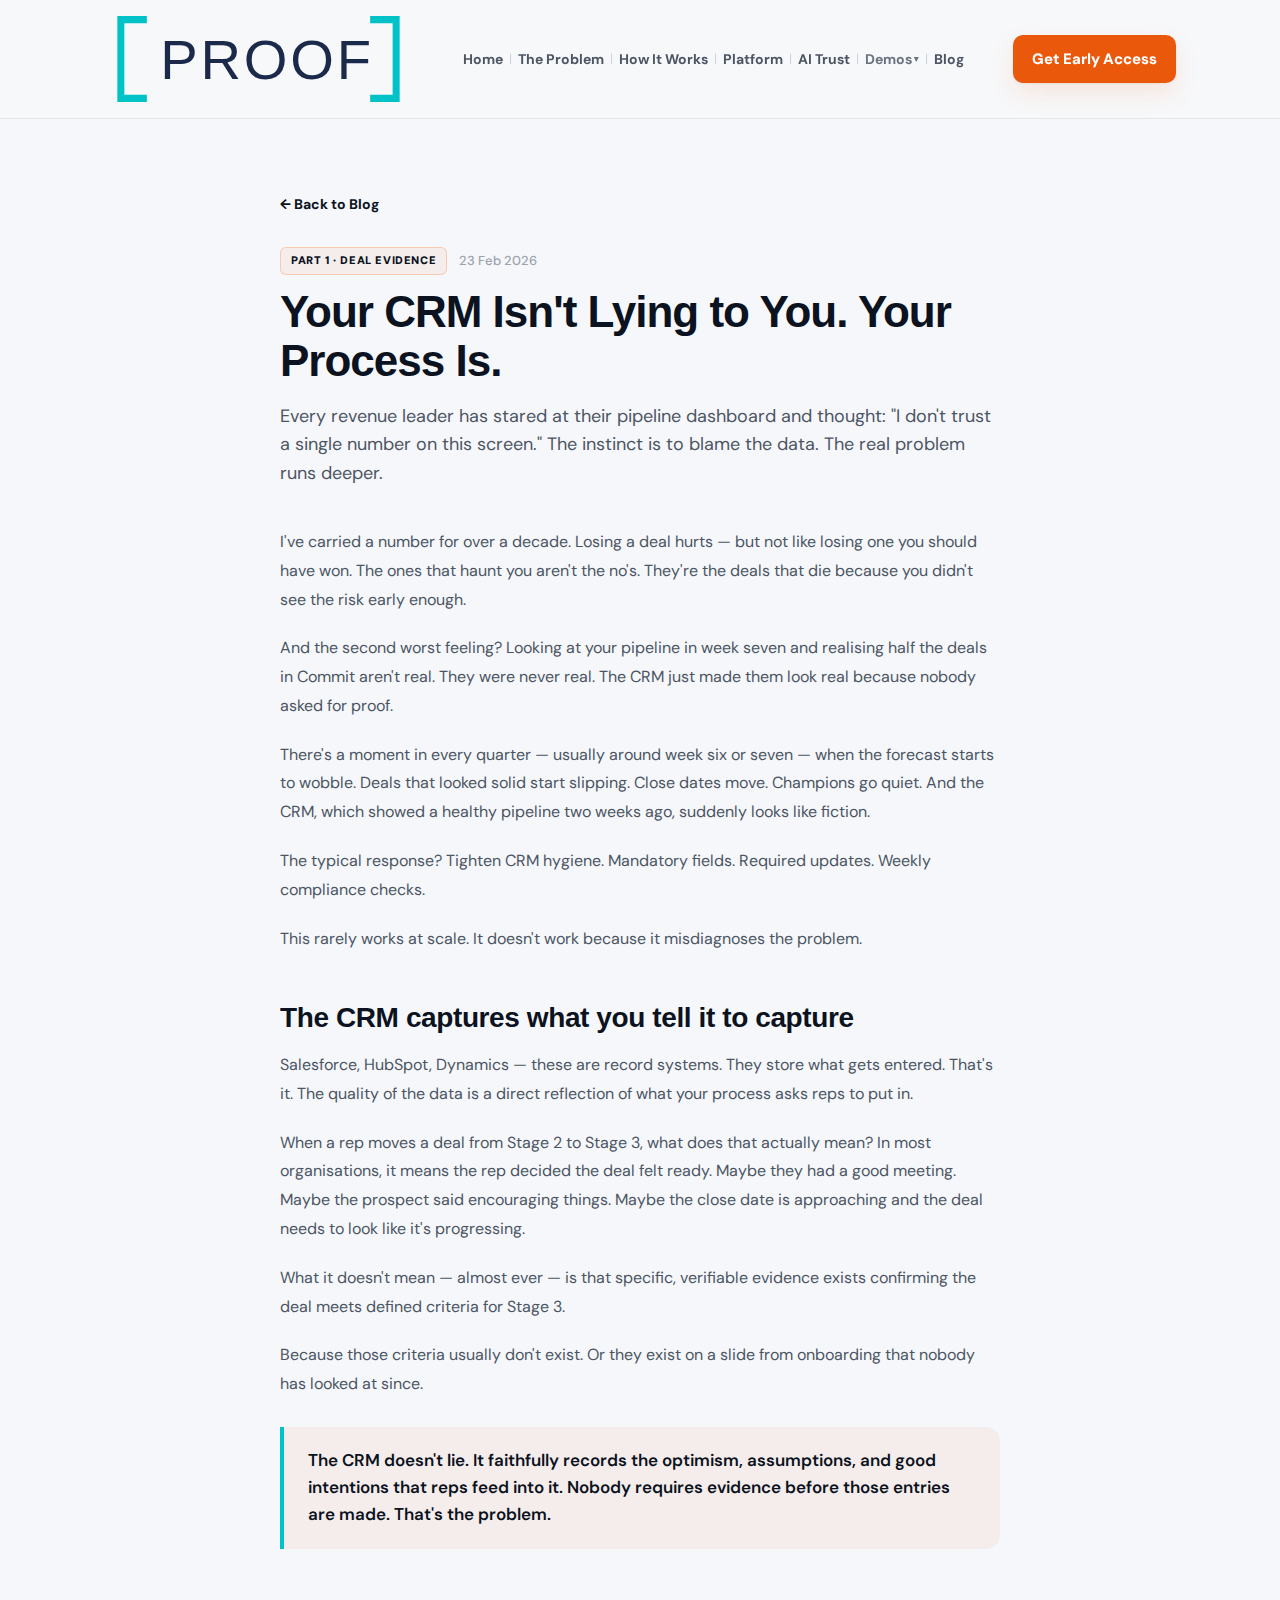
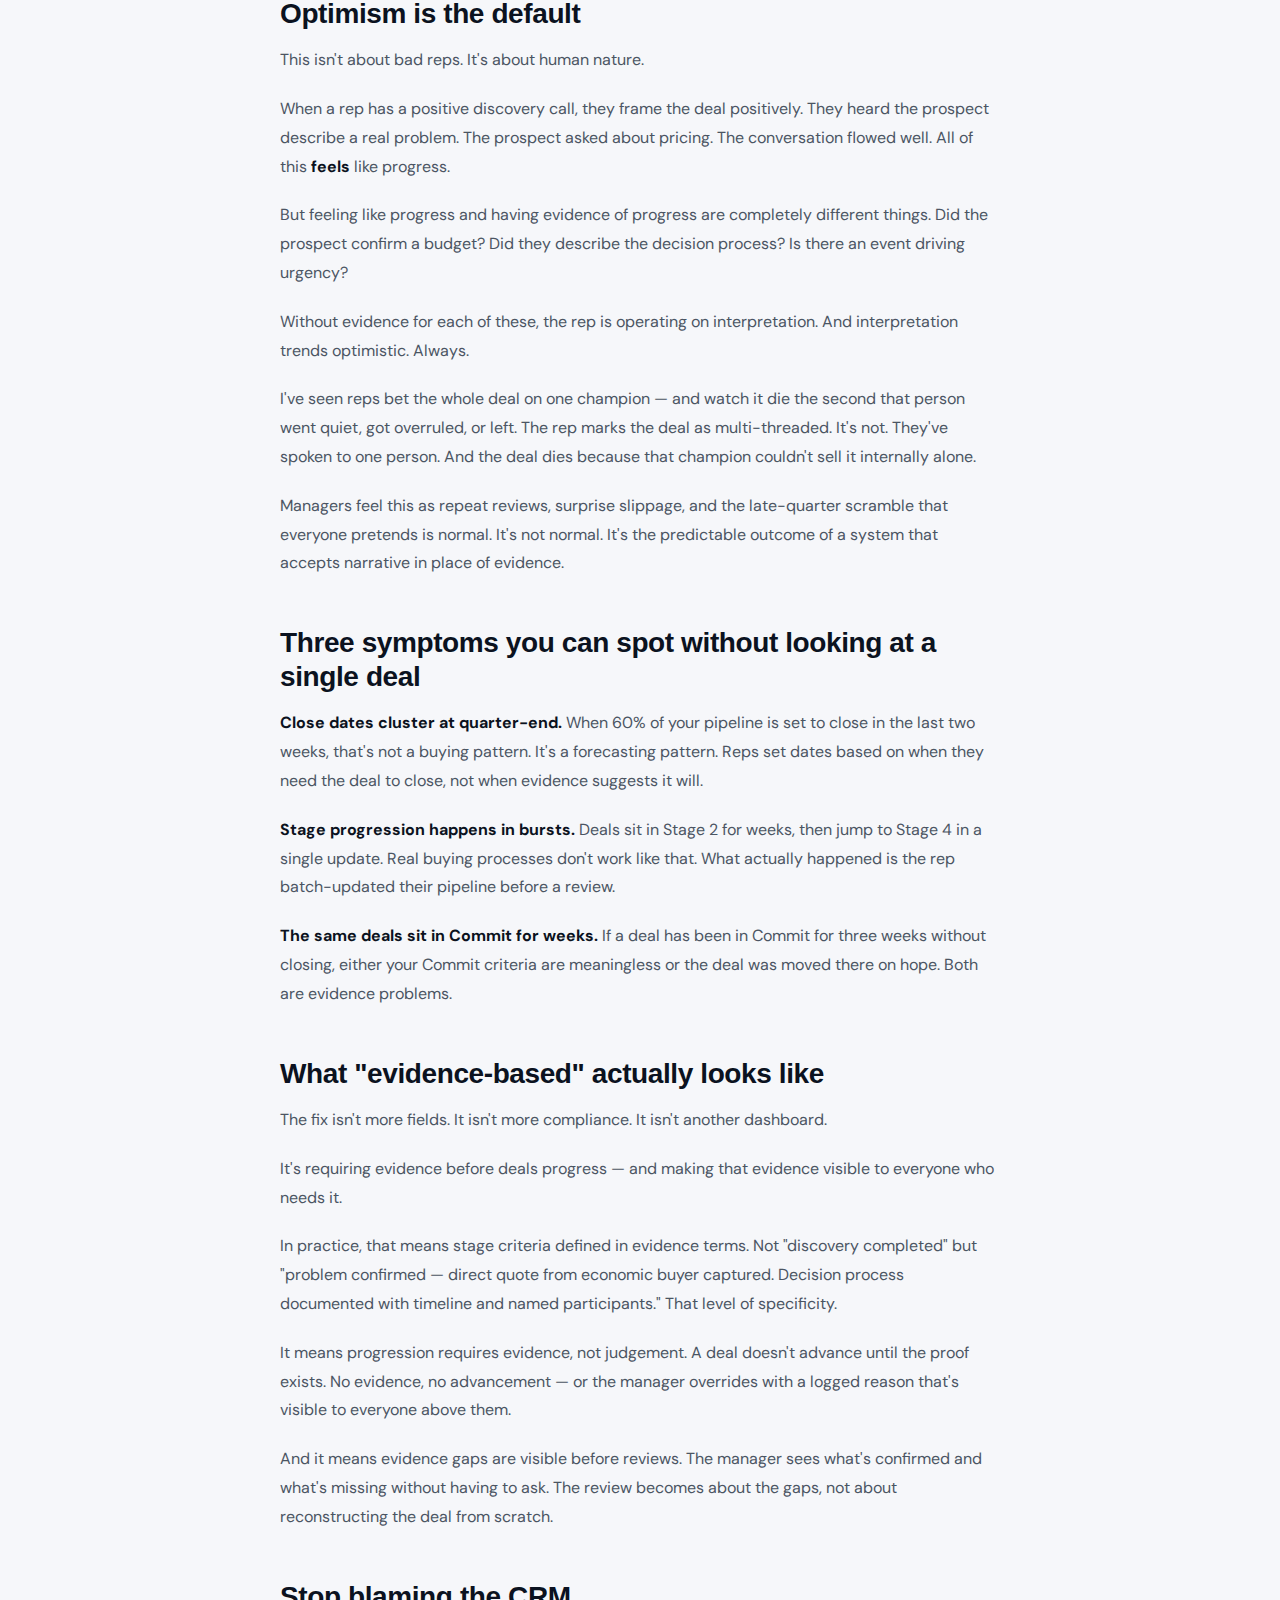
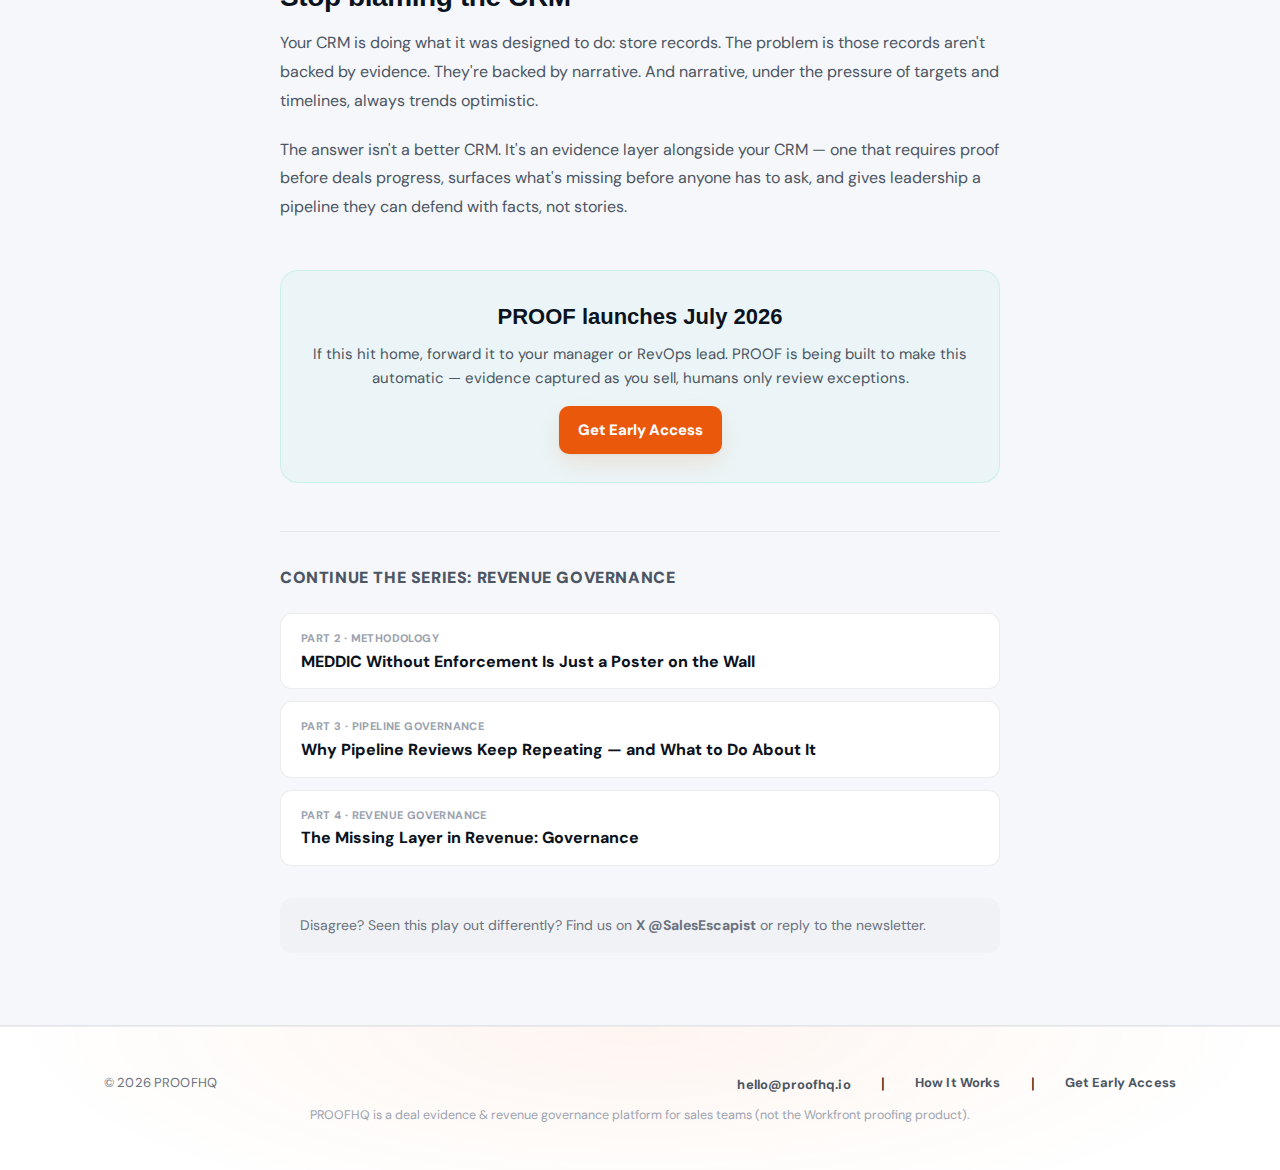
<file: crm-data-is-fiction.html>
<!DOCTYPE html>
<html lang="en">
<head>
  <meta charset="UTF-8">
  <meta name="viewport" content="width=device-width, initial-scale=1.0">
  <title>Your CRM Isn't Lying to You. Your Process Is. | PROOF Blog</title>
  <link rel="canonical" href="https://www.proofhq.io/blog/crm-data-is-fiction" />
  <meta name="robots" content="index, follow" />
  <link rel="icon" href="/favicon.ico" type="image/x-icon" />
  <link rel="apple-touch-icon" href="/apple-touch-icon.png" />
  <meta name="description" content="CRM data quality isn't a data problem — it's a workflow problem. When evidence capture isn't part of selling, optimism replaces facts." />
  <link rel="stylesheet" href="/styles.css">
  <link rel="preconnect" href="https://fonts.googleapis.com">
  <link rel="preconnect" href="https://fonts.gstatic.com" crossorigin>
  <link href="https://fonts.googleapis.com/css2?family=DM+Sans:wght@400;500;600;700&family=Fraunces:wght@700;800;900&display=swap" rel="stylesheet">
  <link rel="stylesheet" href="/blog/blog.css">
  <meta property="og:site_name" content="PROOF" />
  <meta property="og:type" content="article" />
  <meta name="twitter:card" content="summary_large_image" />
  <meta name="twitter:title" content="Your CRM Isn't Lying to You. Your Process Is." />
  <meta name="twitter:image" content="https://www.proofhq.io/og/home.png" />
  <meta property="og:title" content="Your CRM Isn't Lying to You. Your Process Is." />
  <meta property="og:description" content="CRM data quality isn't a data problem — it's a workflow problem." />
  <meta property="og:url" content="https://www.proofhq.io/blog/crm-data-is-fiction" />
  <meta property="og:image" content="https://www.proofhq.io/og/home.png" />
  <meta property="og:image:width" content="1200" />
  <meta property="og:image:height" content="630" />
  <script type="application/ld+json">
  {"@context":"https://schema.org","@type":"BlogPosting","headline":"Your CRM Isn't Lying to You. Your Process Is.","description":"CRM data quality isn't a data problem — it's a workflow problem.","datePublished":"2026-02-23","author":{"@type":"Organization","name":"PROOF"},"publisher":{"@type":"Organization","name":"PROOF","url":"https://www.proofhq.io"},"mainEntityOfPage":"https://www.proofhq.io/blog/crm-data-is-fiction"}
  </script>
</head>
<body>
  <header class="nav"><div class="nav-inner"><a class="brand" href="/" aria-label="PROOF Home"><img class="logo-img" src="/logo.svg" alt="PROOF" /></a><nav class="nav-links" aria-label="Primary navigation"><a href="/">Home</a><span class="nav-separator">|</span><a href="/the-real-problem">The Problem</a><span class="nav-separator">|</span><a href="/how-it-works">How It Works</a><span class="nav-separator">|</span><a href="/platform">Platform</a><span class="nav-separator">|</span><a href="/ai-trust">AI Trust</a><span class="nav-separator">|</span><div class="nav-dropdown"><button class="nav-dropdown-toggle">Demos <span class="nav-dropdown-arrow">▾</span></button><div class="nav-dropdown-menu"><a href="/before-after" class="nav-dropdown-item"><strong>Before &amp; After</strong><span>Same deal, two review workflows</span></a><a href="/walkthrough" class="nav-dropdown-item"><strong>Deal Walkthrough</strong><span>Scan → Diagnose → Suggest → Write Back</span></a><a href="/system-flow" class="nav-dropdown-item"><strong>System Flow</strong><span>Architecture behind evidence governance</span></a></div></div><span class="nav-separator">|</span><a href="/blog" class="active">Blog</a></nav><a class="btn btn-primary" href="/#join">Get Early Access</a><button class="hamburger" aria-label="Menu" onclick="toggleMobileMenu()"><span></span><span></span><span></span></button></div></header>
  <div class="mobile-overlay" onclick="toggleMobileMenu()"></div>
  <div class="mobile-menu"><nav><a href="/">Home</a><a href="/the-real-problem">The Problem</a><a href="/how-it-works">How It Works</a><a href="/platform">Platform</a><a href="/ai-trust">AI Trust</a><div class="mobile-demos-label">Demos</div><a href="/before-after" class="mobile-demos-item">Before &amp; After</a><a href="/walkthrough" class="mobile-demos-item">Deal Walkthrough</a><a href="/system-flow" class="mobile-demos-item">System Flow</a><a href="/blog">Blog</a><a href="/#join" class="btn btn-primary" style="margin-top:24px;">Get Early Access</a></nav></div>

  <section class="section">
    <div class="container">
      <div class="blog-article">
        <a href="/blog" class="blog-back">← Back to Blog</a>
        <div class="blog-article-header">
          <div class="blog-meta"><span class="blog-tag">Part 1 · Deal Evidence</span><span class="blog-date">23 Feb 2026</span></div>
          <h1 class="blog-article-title">Your CRM Isn't Lying to You. Your Process Is.</h1>
          <p class="blog-article-subtitle">Every revenue leader has stared at their pipeline dashboard and thought: "I don't trust a single number on this screen." The instinct is to blame the data. The real problem runs deeper.</p>
        </div>

        <div class="blog-body">

          <p>I've carried a number for over a decade. Losing a deal hurts — but not like losing one you should have won. The ones that haunt you aren't the no's. They're the deals that die because you didn't see the risk early enough.</p>

          <p>And the second worst feeling? Looking at your pipeline in week seven and realising half the deals in Commit aren't real. They were never real. The CRM just made them look real because nobody asked for proof.</p>

          <p>There's a moment in every quarter — usually around week six or seven — when the forecast starts to wobble. Deals that looked solid start slipping. Close dates move. Champions go quiet. And the CRM, which showed a healthy pipeline two weeks ago, suddenly looks like fiction.</p>

          <p>The typical response? Tighten CRM hygiene. Mandatory fields. Required updates. Weekly compliance checks.</p>

          <p>This rarely works at scale. It doesn't work because it misdiagnoses the problem.</p>

          <h2>The CRM captures what you tell it to capture</h2>

          <p>Salesforce, HubSpot, Dynamics — these are record systems. They store what gets entered. That's it. The quality of the data is a direct reflection of what your process asks reps to put in.</p>

          <p>When a rep moves a deal from Stage 2 to Stage 3, what does that actually mean? In most organisations, it means the rep decided the deal felt ready. Maybe they had a good meeting. Maybe the prospect said encouraging things. Maybe the close date is approaching and the deal needs to look like it's progressing.</p>

          <p>What it doesn't mean — almost ever — is that specific, verifiable evidence exists confirming the deal meets defined criteria for Stage 3.</p>

          <p>Because those criteria usually don't exist. Or they exist on a slide from onboarding that nobody has looked at since.</p>

          <blockquote>
            <p>The CRM doesn't lie. It faithfully records the optimism, assumptions, and good intentions that reps feed into it. Nobody requires evidence before those entries are made. That's the problem.</p>
          </blockquote>

          <h2>Optimism is the default</h2>

          <p>This isn't about bad reps. It's about human nature.</p>

          <p>When a rep has a positive discovery call, they frame the deal positively. They heard the prospect describe a real problem. The prospect asked about pricing. The conversation flowed well. All of this <strong>feels</strong> like progress.</p>

          <p>But feeling like progress and having evidence of progress are completely different things. Did the prospect confirm a budget? Did they describe the decision process? Is there an event driving urgency?</p>

          <p>Without evidence for each of these, the rep is operating on interpretation. And interpretation trends optimistic. Always.</p>

          <p>I've seen reps bet the whole deal on one champion — and watch it die the second that person went quiet, got overruled, or left. The rep marks the deal as multi-threaded. It's not. They've spoken to one person. And the deal dies because that champion couldn't sell it internally alone.</p>

          <p>Managers feel this as repeat reviews, surprise slippage, and the late-quarter scramble that everyone pretends is normal. It's not normal. It's the predictable outcome of a system that accepts narrative in place of evidence.</p>

          <h2>Three symptoms you can spot without looking at a single deal</h2>

          <p><strong>Close dates cluster at quarter-end.</strong> When 60% of your pipeline is set to close in the last two weeks, that's not a buying pattern. It's a forecasting pattern. Reps set dates based on when they need the deal to close, not when evidence suggests it will.</p>

          <p><strong>Stage progression happens in bursts.</strong> Deals sit in Stage 2 for weeks, then jump to Stage 4 in a single update. Real buying processes don't work like that. What actually happened is the rep batch-updated their pipeline before a review.</p>

          <p><strong>The same deals sit in Commit for weeks.</strong> If a deal has been in Commit for three weeks without closing, either your Commit criteria are meaningless or the deal was moved there on hope. Both are evidence problems.</p>

          <h2>What "evidence-based" actually looks like</h2>

          <p>The fix isn't more fields. It isn't more compliance. It isn't another dashboard.</p>

          <p>It's requiring evidence before deals progress — and making that evidence visible to everyone who needs it.</p>

          <p>In practice, that means stage criteria defined in evidence terms. Not "discovery completed" but "problem confirmed — direct quote from economic buyer captured. Decision process documented with timeline and named participants." That level of specificity.</p>

          <p>It means progression requires evidence, not judgement. A deal doesn't advance until the proof exists. No evidence, no advancement — or the manager overrides with a logged reason that's visible to everyone above them.</p>

          <p>And it means evidence gaps are visible before reviews. The manager sees what's confirmed and what's missing without having to ask. The review becomes about the gaps, not about reconstructing the deal from scratch.</p>

          <h2>Stop blaming the CRM</h2>

          <p>Your CRM is doing what it was designed to do: store records. The problem is those records aren't backed by evidence. They're backed by narrative. And narrative, under the pressure of targets and timelines, always trends optimistic.</p>

          <p>The answer isn't a better CRM. It's an evidence layer alongside your CRM — one that requires proof before deals progress, surfaces what's missing before anyone has to ask, and gives leadership a pipeline they can defend with facts, not stories.</p>

          <div class="blog-cta">
            <h3>PROOF launches July 2026</h3>
            <p>If this hit home, forward it to your manager or RevOps lead. PROOF is being built to make this automatic — evidence captured as you sell, humans only review exceptions.</p>
            <a class="btn btn-primary" href="/#join">Get Early Access</a>
          </div>

          <div class="blog-related">
            <p class="blog-related-title">Continue the series: Revenue Governance</p>
            <div class="blog-related-links">
              <a href="/blog/meddic-without-enforcement" class="blog-related-link"><div class="blog-related-link-tag">Part 2 · Methodology</div><div class="blog-related-link-title">MEDDIC Without Enforcement Is Just a Poster on the Wall</div></a>
              <a href="/blog/why-pipeline-reviews-keep-repeating" class="blog-related-link"><div class="blog-related-link-tag">Part 3 · Pipeline Governance</div><div class="blog-related-link-title">Why Pipeline Reviews Keep Repeating — and What to Do About It</div></a>
            
              <a href="/blog/pipeline-review-that-never-ends" class="blog-related-link"><div class="blog-related-link-tag">Part 4 · Revenue Governance</div><div class="blog-related-link-title">The Missing Layer in Revenue: Governance</div></a>
            </div>
          </div>
          <div class="blog-engage">Disagree? Seen this play out differently? Find us on <a href="https://x.com/SalesEscapist" target="_blank" rel="noopener">X @SalesEscapist</a> or reply to the newsletter.</div>
        </div>
      </div>
    </div>
  </section>

  <footer class="footer"><div class="container"><div class="footer-inner"><div class="footer-left">© 2026 PROOFHQ</div><div class="footer-right"><span id="em-bp"></span><script>(function(){var e="hello";var d="proofhq.io";document.getElementById("em-bp").innerHTML='<a href="mailto:'+e+'@'+d+'">'+e+'@'+d+'</a>';}());</script>&nbsp;&nbsp;|&nbsp;&nbsp;<a href="/how-it-works">How It Works</a>&nbsp;&nbsp;|&nbsp;&nbsp;<a href="/#join">Get Early Access</a></div></div><div style="text-align:center; margin-top: 10px; font-size: 0.78em; color: #9CA3AF;">PROOFHQ is a deal evidence &amp; revenue governance platform for sales teams (not the Workfront proofing product).</div></div></footer>
  <script src="/menu.js"></script>
</body>
</html>
</file>
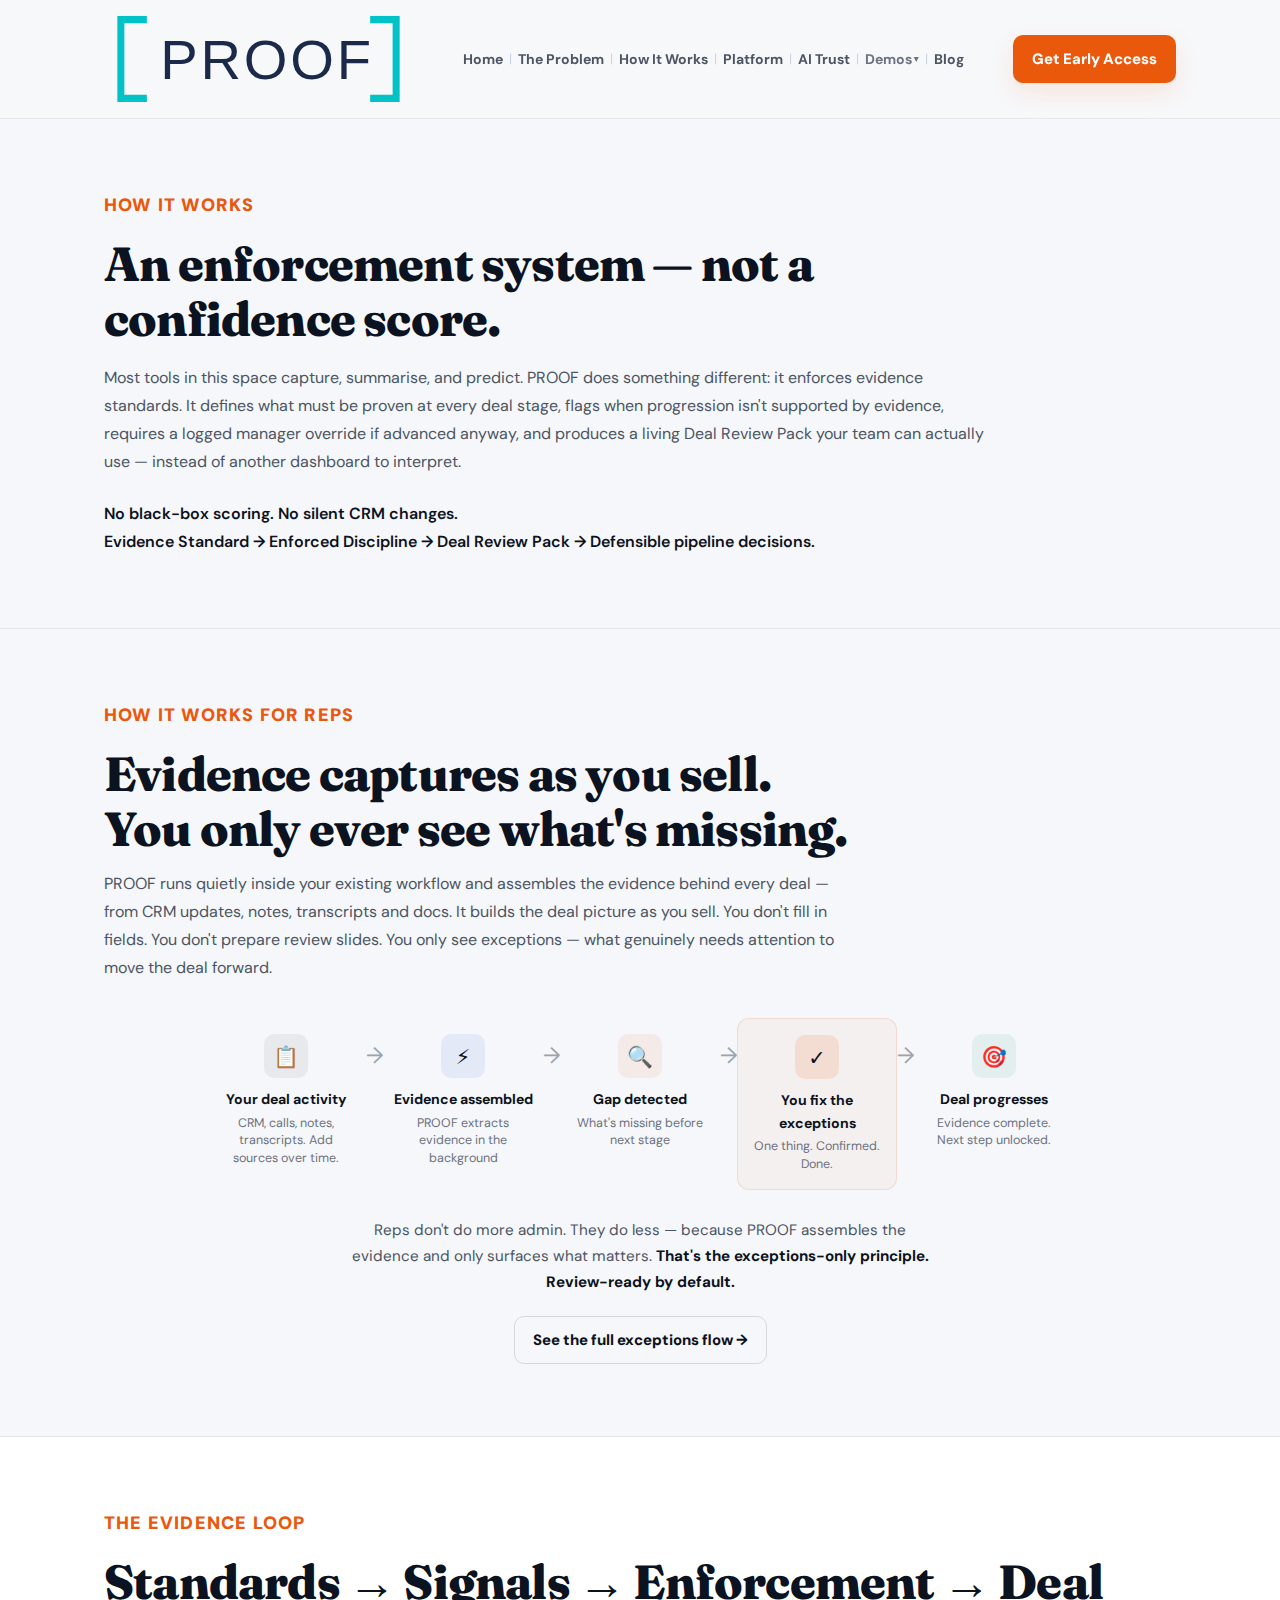
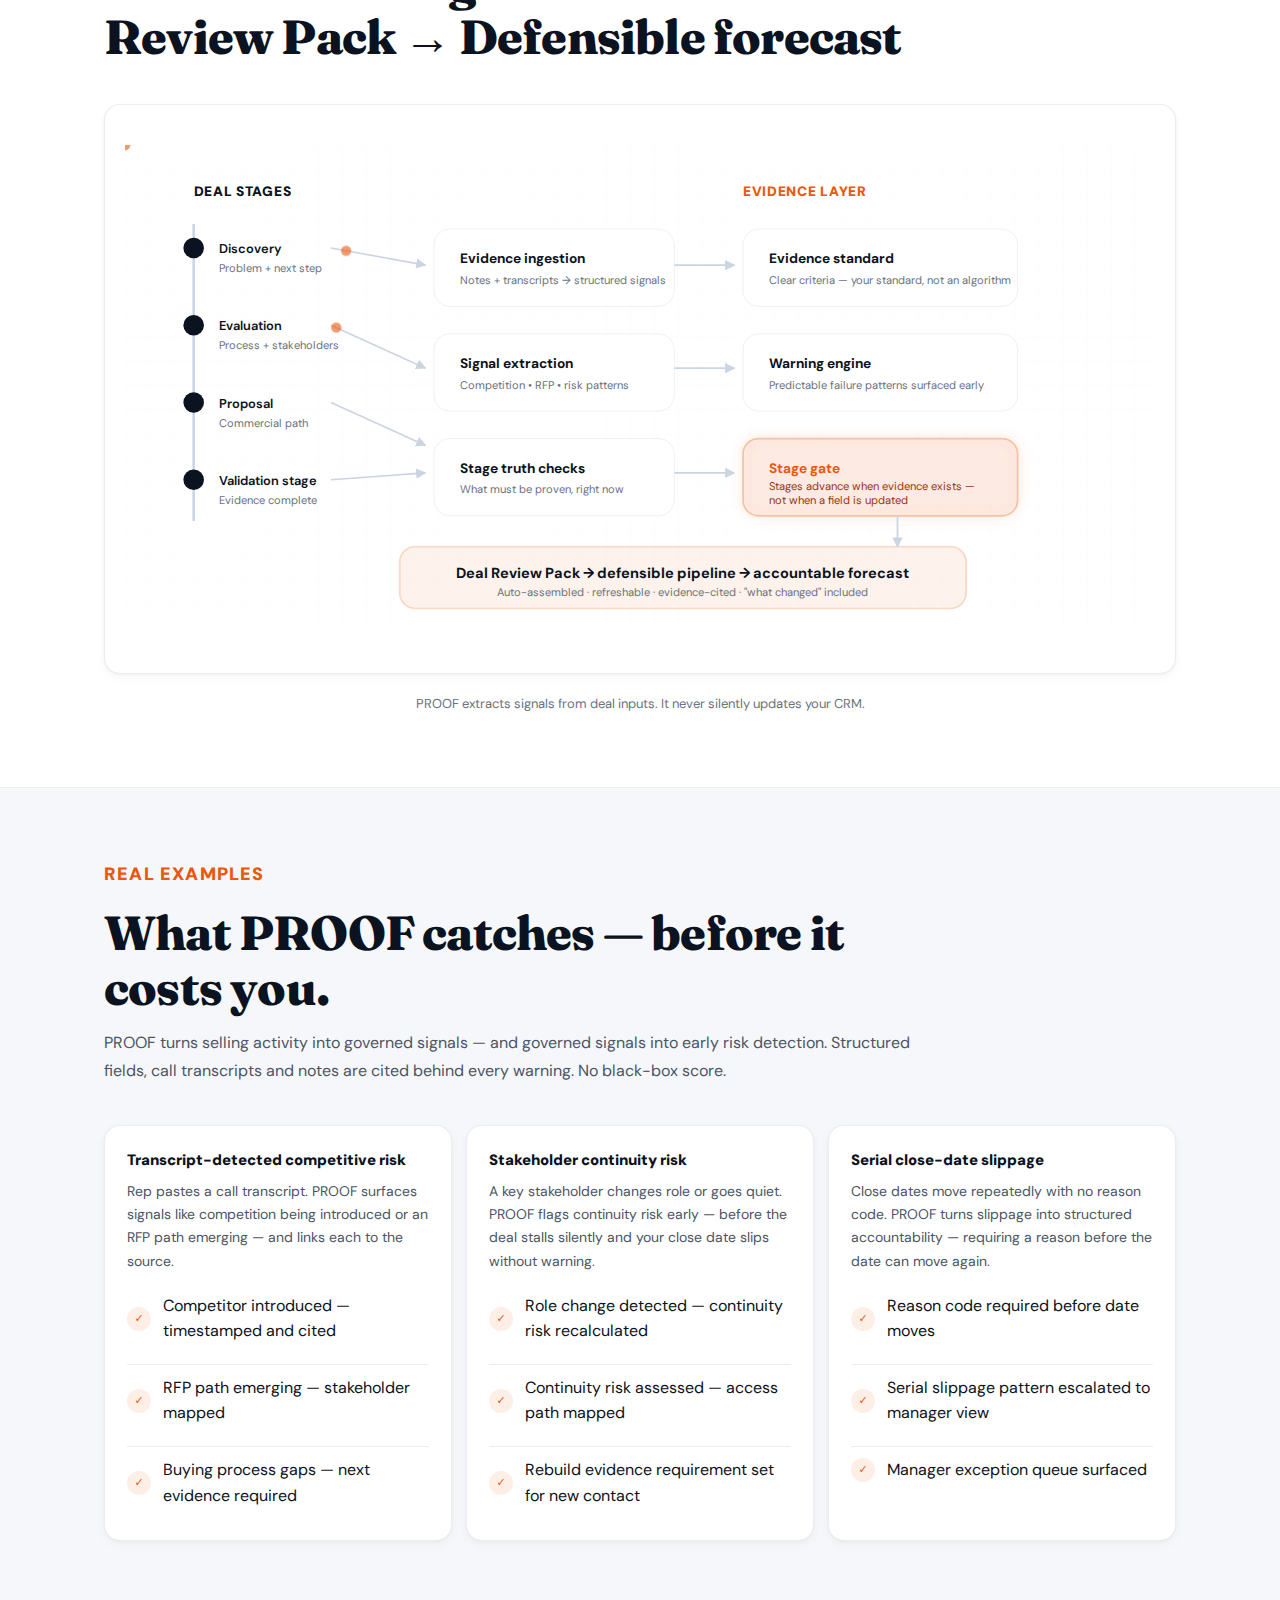
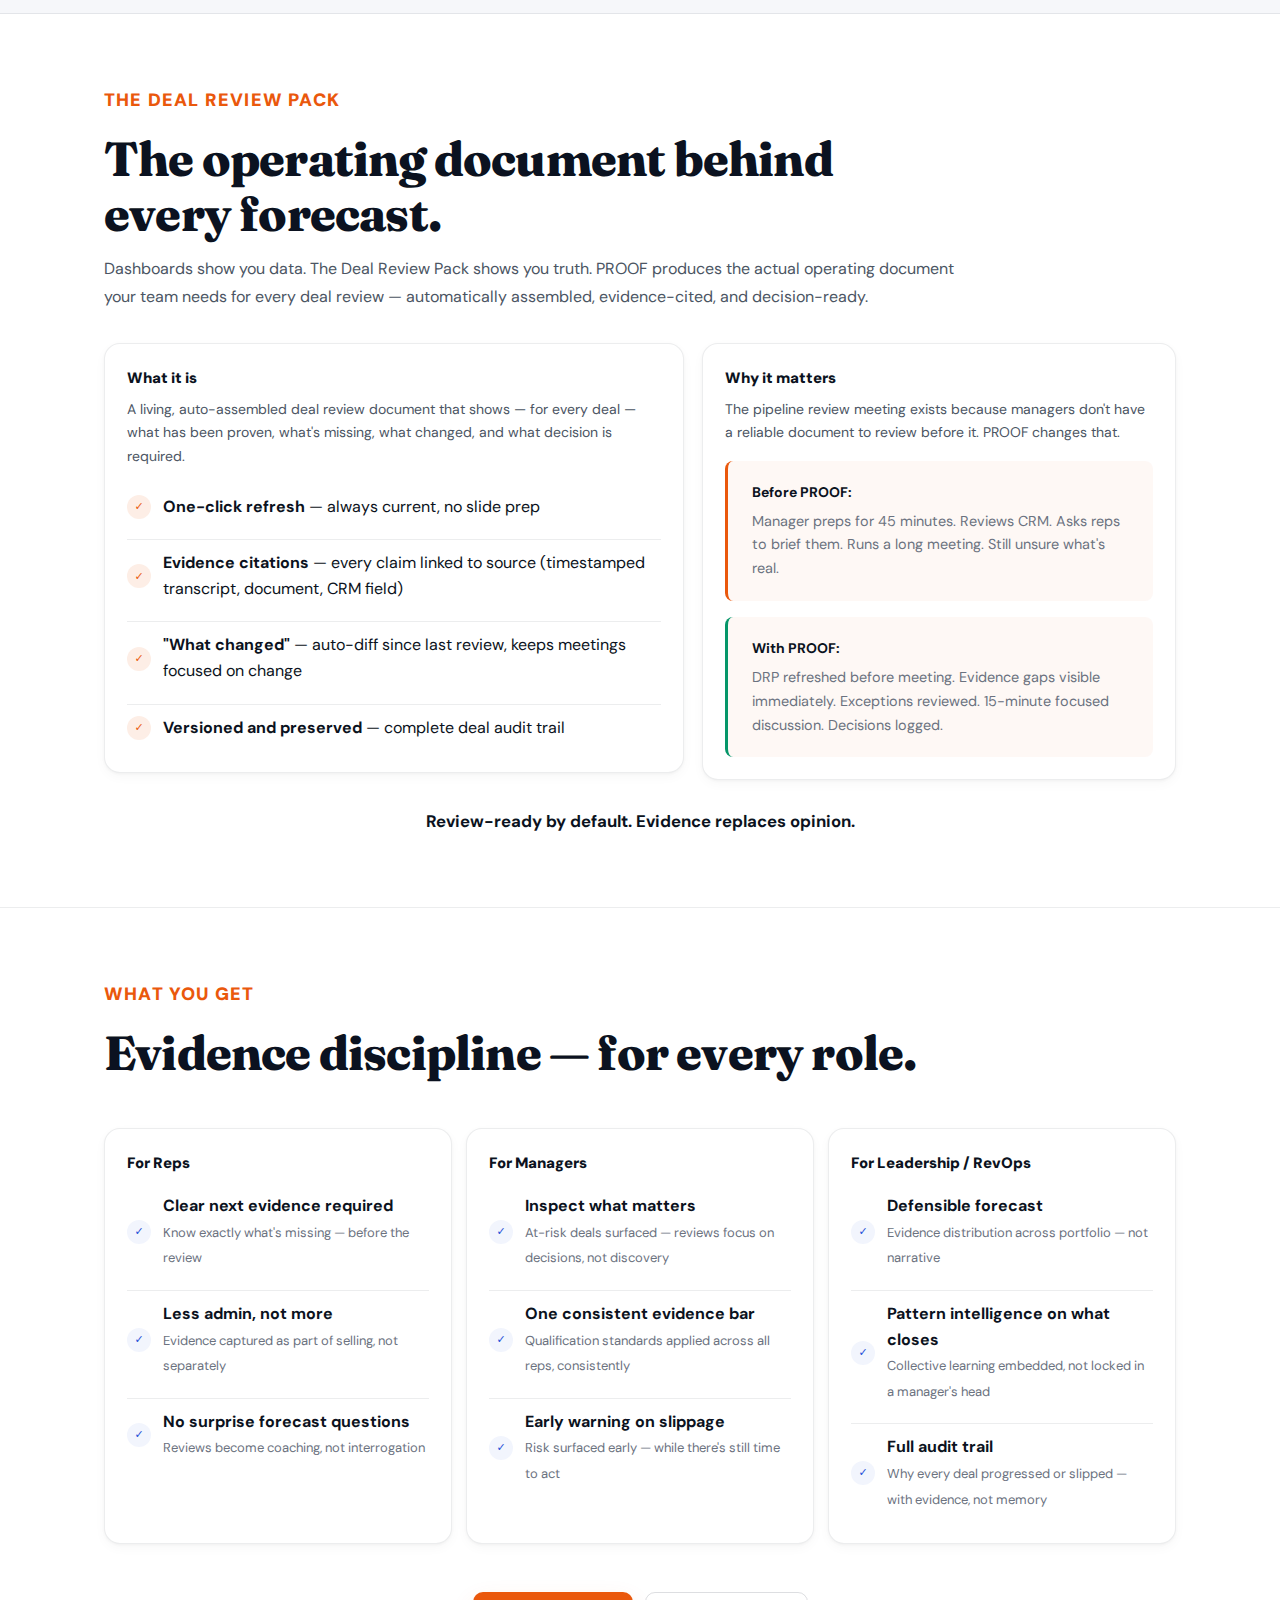
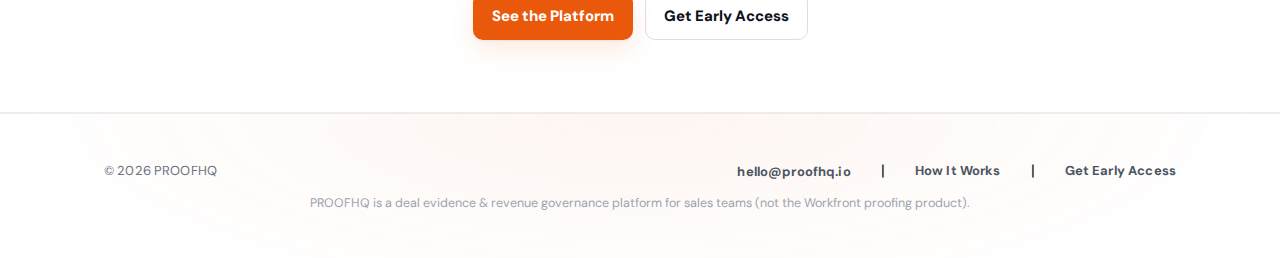
<file: how-it-works.html>
<!DOCTYPE html>
<html lang="en">
<head>
  <meta charset="UTF-8">
  <meta name="viewport" content="width=device-width, initial-scale=1.0">
  <title>How PROOF Works — Exceptions-Only Deal Evidence</title>
  <link rel="canonical" href="https://www.proofhq.io/how-it-works" />
  <meta name="robots" content="index, follow" />
  <link rel="icon" href="/favicon.ico" type="image/x-icon" />
  <meta name="description" content="PROOF assembles deal evidence from CRM updates plus the notes, transcripts and docs you add — then surfaces only what’s missing at every stage." />
  <link rel="stylesheet" href="styles.css">
  <link rel="preconnect" href="https://fonts.googleapis.com">
  <link rel="preconnect" href="https://fonts.gstatic.com" crossorigin>
  <link href="https://fonts.googleapis.com/css2?family=DM+Sans:wght@400;500;600;700&family=Fraunces:wght@700;800;900&display=swap" rel="stylesheet">
  <meta property="og:site_name" content="PROOF" />
<meta property="og:type" content="website" />

<meta name="twitter:card" content="summary_large_image" />
  <meta property="og:title" content="How PROOF Works — Exceptions-Only Deal Evidence" />
  <meta property="og:description" content="PROOF assembles deal evidence from CRM updates plus the notes, transcripts and docs you add — then surfaces only what’s missing at every stage." />
  <meta property="og:url" content="https://www.proofhq.io/how-it-works" />
  <meta property="og:image" content="https://www.proofhq.io/og/how-it-works.png" />
  <meta property="og:image:width" content="1200" />
  <meta property="og:image:height" content="630" />
  <meta name="twitter:title" content="How PROOF Works — Exceptions-Only Deal Evidence" />
  <meta name="twitter:description" content="PROOF assembles deal evidence from CRM updates plus the notes, transcripts and docs you add — then surfaces only what’s missing at every stage." />
  <meta name="twitter:image" content="https://www.proofhq.io/og/how-it-works.png" />
</head>
<body>

  <!-- NAV -->
  <header class="nav">
    <div class="nav-inner">
      <a class="brand" href="/" aria-label="PROOF Home">
        <img class="logo-img" src="logo.svg" alt="PROOF" />
      </a>
      <nav class="nav-links" aria-label="Primary navigation">
        <a href="/">Home</a>
        <span class="nav-separator">|</span>
        <a href="/the-real-problem">The Problem</a>
        <span class="nav-separator">|</span>
        <a href="/how-it-works" class="active">How It Works</a>
        <span class="nav-separator">|</span>
        <a href="/platform">Platform</a>
        <span class="nav-separator">|</span>
        <a href="/ai-trust">AI Trust</a>
        <span class="nav-separator">|</span>
        <div class="nav-dropdown">
          <button class="nav-dropdown-toggle">Demos <span class="nav-dropdown-arrow">▾</span></button>
          <div class="nav-dropdown-menu">
            <a href="/before-after" class="nav-dropdown-item"><strong>Before &amp; After</strong><span>Same deal, two review workflows</span></a>
            <a href="/walkthrough" class="nav-dropdown-item"><strong>Deal Walkthrough</strong><span>Scan → Diagnose → Suggest → Write Back</span></a>
            <a href="/system-flow" class="nav-dropdown-item"><strong>System Flow</strong><span>Architecture behind evidence governance</span></a>
          </div>
        </div>
        <span class="nav-separator">|</span>
        <a href="/blog">Blog</a>
      </nav>
      <a class="btn btn-primary" href="/#join">Get Early Access</a>
      <button class="hamburger" aria-label="Menu" onclick="toggleMobileMenu()">
        <span></span><span></span><span></span>
      </button>
    </div>
  </header>

  <div class="mobile-overlay" onclick="toggleMobileMenu()"></div>
  <div class="mobile-menu">
    <nav>
      <a href="/">Home</a>
      <a href="/the-real-problem">The Problem</a>
      <a href="/how-it-works">How It Works</a>
      <a href="/platform">Platform</a>
      <a href="/ai-trust">AI Trust</a>
            <div class="mobile-demos-label">Demos</p>
      <a href="/before-after" class="mobile-demos-item">Before &amp; After</a>
      <a href="/walkthrough" class="mobile-demos-item">Deal Walkthrough</a>
      <a href="/system-flow" class="mobile-demos-item">System Flow</a>
      <a href="/blog">Blog</a>
      <a href="/#join" class="btn btn-primary" style="margin-top: 24px;">Get Early Access</a>
    </nav>
  </div>

  <!-- INTRO -->
  <section class="section">
    <div class="container">
      <div class="label">How it works</div>
      <h1 class="title" style="margin-bottom:18px;">
        An enforcement system — not a confidence score.
      </h1>
      <p class="desc" style="max-width: 880px; margin: 0 0 24px; text-align: left;">
        Most tools in this space capture, summarise, and predict. PROOF does something different: it enforces evidence standards. It defines what must be proven at every deal stage, flags when progression isn't supported by evidence, requires a logged manager override if advanced anyway, and produces a living Deal Review Pack your team can actually use — instead of another dashboard to interpret.
      </p>
      <p class="desc" style="max-width: 760px; margin: 0; text-align: left; font-weight: 600; color: #0B1220;">
        No black-box scoring. No silent CRM changes.<br>Evidence Standard → Enforced Discipline → Deal Review Pack → Defensible pipeline decisions.
      </p>
    </div>
  </section>


<!-- EXCEPTIONS-ONLY MECHANISM -->
<section class="section">
  <div class="container">
    <div class="label">How it works for reps</div>
    <h2 class="title">Evidence captures as you sell.<br>You only ever see what's missing.</h2>
    <p class="desc" style="max-width: 760px;">PROOF runs quietly inside your existing workflow and assembles the evidence behind every deal — from CRM updates, notes, transcripts and docs. It builds the deal picture as you sell. You don't fill in fields. You don't prepare review slides. You only see exceptions — what genuinely needs attention to move the deal forward.</p>
    <div class="exc-flow">
      <div class="exc-step">
        <div class="exc-step-icon" style="background: rgba(17,24,39,0.06);">📋</div>
        <div class="exc-step-label">Your deal activity</div>
        <div class="exc-step-sub">CRM, calls, notes, transcripts. Add sources over time.</div>
      </div>
      <div class="exc-arrow">→</div>
      <div class="exc-step">
        <div class="exc-step-icon" style="background: rgba(29,78,216,0.08);">⚡</div>
        <div class="exc-step-label">Evidence assembled</div>
        <div class="exc-step-sub">PROOF extracts evidence in the background</div>
      </div>
      <div class="exc-arrow">→</div>
      <div class="exc-step">
        <div class="exc-step-icon" style="background: rgba(234,88,12,0.08);">🔍</div>
        <div class="exc-step-label">Gap detected</div>
        <div class="exc-step-sub">What's missing before next stage</div>
      </div>
      <div class="exc-arrow">→</div>
      <div class="exc-step exc-highlight">
        <div class="exc-step-icon" style="background: rgba(234,88,12,0.12);">✓</div>
        <div class="exc-step-label">You fix the exceptions</div>
        <div class="exc-step-sub">One thing. Confirmed. Done.</div>
      </div>
      <div class="exc-arrow">→</div>
      <div class="exc-step">
        <div class="exc-step-icon" style="background: rgba(5,150,105,0.08);">🎯</div>
        <div class="exc-step-label">Deal progresses</div>
        <div class="exc-step-sub">Evidence complete. Next step unlocked.</div>
      </div>
    </div>
    <div style="margin-top: 28px; text-align: center; max-width: 600px; margin-left: auto; margin-right: auto;">
      <p style="font-size: 0.95em; color: #4B5563; line-height: 1.7;">Reps don't do more admin. They do less — because PROOF assembles the evidence and only surfaces what matters. <strong style="color: #0B1220;">That's the exceptions-only principle. Review-ready by default.</strong></p>
    </div>
    <div style="margin-top: 20px; display: flex; justify-content: center;">
      <a class="btn btn-ghost" href="/how-it-works">See the full exceptions flow →</a>
    </div>
  </div>
</section>


  <!-- EVIDENCE LOOP DIAGRAM -->
  <section class="section section-raised">
    <div class="container">
      <div class="label">The evidence loop</div>
      <h2 class="title" style="max-width: 1000px;">Standards → Signals → Enforcement → Deal Review Pack → Defensible forecast</h2>

      <div class="card" style="margin-top: 40px; padding: 40px 20px;">
        <svg class="gov-svg" viewBox="0 0 1200 560" role="img" aria-label="PROOF Evidence Loop diagram" style="width: 100%; height: auto;">
          <defs>
            <pattern id="grid" width="28" height="28" patternUnits="userSpaceOnUse">
              <path d="M 28 0 L 0 0 0 28" fill="none" stroke="rgba(0,0,0,0.03)" stroke-width="1"/>
            </pattern>
            <filter id="glow" x="-30%" y="-30%" width="160%" height="160%">
              <feGaussianBlur stdDeviation="6" result="blur" />
              <feMerge>
                <feMergeNode in="blur" />
                <feMergeNode in="SourceGraphic" />
              </feMerge>
            </filter>
            <marker id="arrow" viewBox="0 0 10 10" refX="9" refY="5" markerWidth="6" markerHeight="6" orient="auto">
              <path d="M 0 0 L 10 5 L 0 10 z" fill="#CBD5E1" />
            </marker>
          </defs>

          <rect x="0" y="0" width="1200" height="560" fill="url(#grid)" opacity="0.6"></rect>

          <!-- Deal stages column -->
          <g>
            <text x="80" y="60" style="font-family: 'DM Sans', sans-serif; font-size: 16px; font-weight: 900; fill: #0B1220; text-transform: uppercase; letter-spacing: 0.8px;">DEAL STAGES</text>
            <line x1="80" y1="92" x2="80" y2="438" stroke="#CBD5E1" stroke-width="3"/>
            <g>
              <circle cx="80" cy="120" r="12" fill="#0B1220"/>
              <text x="110" y="126" style="font-family: 'DM Sans', sans-serif; font-size: 15px; font-weight: 600; fill: #0B1220;">Discovery</text>
              <text x="110" y="148" style="font-family: 'DM Sans', sans-serif; font-size: 13px; fill: #6B7280;">Problem + next step</text>
            </g>
            <g>
              <circle cx="80" cy="210" r="12" fill="#0B1220"/>
              <text x="110" y="216" style="font-family: 'DM Sans', sans-serif; font-size: 15px; font-weight: 600; fill: #0B1220;">Evaluation</text>
              <text x="110" y="238" style="font-family: 'DM Sans', sans-serif; font-size: 13px; fill: #6B7280;">Process + stakeholders</text>
            </g>
            <g>
              <circle cx="80" cy="300" r="12" fill="#0B1220"/>
              <text x="110" y="306" style="font-family: 'DM Sans', sans-serif; font-size: 15px; font-weight: 600; fill: #0B1220;">Proposal</text>
              <text x="110" y="328" style="font-family: 'DM Sans', sans-serif; font-size: 13px; fill: #6B7280;">Commercial path</text>
            </g>
            <g>
              <circle cx="80" cy="390" r="12" fill="#0B1220"/>
              <text x="110" y="396" style="font-family: 'DM Sans', sans-serif; font-size: 15px; font-weight: 600; fill: #0B1220;">Validation stage</text>
              <text x="110" y="418" style="font-family: 'DM Sans', sans-serif; font-size: 13px; fill: #6B7280;">Evidence complete</text>
            </g>
          </g>

          <!-- Middle column -->
          <g>
            <rect x="360" y="98" width="280" height="90" rx="18" fill="#FFFFFF" stroke="rgba(17,24,39,0.08)" stroke-width="1"/>
            <text x="390" y="138" style="font-family: 'DM Sans', sans-serif; font-size: 16px; font-weight: 700; fill: #0B1220;">Evidence ingestion</text>
            <text x="390" y="162" style="font-family: 'DM Sans', sans-serif; font-size: 13px; fill: #6B7280;">Notes + transcripts → structured signals</text>

            <rect x="360" y="220" width="280" height="90" rx="18" fill="#FFFFFF" stroke="rgba(17,24,39,0.08)" stroke-width="1"/>
            <text x="390" y="260" style="font-family: 'DM Sans', sans-serif; font-size: 16px; font-weight: 700; fill: #0B1220;">Signal extraction</text>
            <text x="390" y="284" style="font-family: 'DM Sans', sans-serif; font-size: 13px; fill: #6B7280;">Competition • RFP • risk patterns</text>

            <rect x="360" y="342" width="280" height="90" rx="18" fill="#FFFFFF" stroke="rgba(17,24,39,0.08)" stroke-width="1"/>
            <text x="390" y="382" style="font-family: 'DM Sans', sans-serif; font-size: 16px; font-weight: 700; fill: #0B1220;">Stage truth checks</text>
            <text x="390" y="406" style="font-family: 'DM Sans', sans-serif; font-size: 13px; fill: #6B7280;">What must be proven, right now</text>
          </g>

          <!-- Evidence standard column -->
          <g>
            <text x="720" y="60" style="font-family: 'DM Sans', sans-serif; font-size: 16px; font-weight: 900; fill: #EA580C; text-transform: uppercase; letter-spacing: 0.8px;">EVIDENCE LAYER</text>

            <rect x="720" y="98" width="320" height="90" rx="18" fill="#FFFFFF" stroke="rgba(17,24,39,0.08)" stroke-width="1"/>
            <text x="750" y="138" style="font-family: 'DM Sans', sans-serif; font-size: 16px; font-weight: 700; fill: #0B1220;">Evidence standard</text>
            <text x="750" y="162" style="font-family: 'DM Sans', sans-serif; font-size: 13px; fill: #6B7280;">Clear criteria — your standard, not an algorithm</text>

            <rect x="720" y="220" width="320" height="90" rx="18" fill="#FFFFFF" stroke="rgba(17,24,39,0.08)" stroke-width="1"/>
            <text x="750" y="260" style="font-family: 'DM Sans', sans-serif; font-size: 16px; font-weight: 700; fill: #0B1220;">Warning engine</text>
            <text x="750" y="284" style="font-family: 'DM Sans', sans-serif; font-size: 13px; fill: #6B7280;">Predictable failure patterns surfaced early</text>

            <rect x="720" y="342" width="320" height="90" rx="18" fill="rgba(234,88,12,0.06)" stroke="rgba(234,88,12,0.3)" stroke-width="2" filter="url(#glow)"/>
            <text x="750" y="382" style="font-family: 'DM Sans', sans-serif; font-size: 16px; font-weight: 700; fill: #EA580C;">Stage gate</text>
            <text x="750" style="font-family: 'DM Sans', sans-serif; font-size: 13px; fill: #9A3412;">
              <tspan x="750" y="402">Stages advance when evidence exists —</tspan>
              <tspan x="750" dy="16">not when a field is updated</tspan>
            </text>
          </g>

            <rect x="320" y="468" width="660" height="72" rx="18" fill="rgba(234,88,12,0.08)" stroke="rgba(234,88,12,0.2)" stroke-width="2"/>
            <text x="650" y="504" style="font-family: 'DM Sans', sans-serif; font-size: 17px; font-weight: 700; fill: #0B1220; text-anchor: middle;">Deal Review Pack → defensible pipeline → accountable forecast</text>
            <text x="650" y="526" style="font-family: 'DM Sans', sans-serif; font-size: 13px; fill: #6B7280; text-anchor: middle;">Auto-assembled · refreshable · evidence-cited · "what changed" included</text>

          <!-- Arrows -->
          <g stroke="#CBD5E1" stroke-width="2" fill="none" marker-end="url(#arrow)">
            <path d="M 240 120 L 350 140"/>
            <path d="M 240 210 L 350 260"/>
            <path d="M 240 300 L 350 350"/>
            <path d="M 240 390 L 350 382"/>
            <path d="M 640 140 L 710 140"/>
            <path d="M 640 260 L 710 260"/>
            <path d="M 640 382 L 710 382"/>
            <path d="M 900 432 L 900 468"/>
          </g>

          <!-- Animated pulses -->
          <g fill="#EA580C" opacity="0.6">
            <circle r="6"><animateMotion dur="4.8s" repeatCount="indefinite" path="M 240 120 L 350 140" /></circle>
            <circle r="6"><animateMotion dur="4.8s" begin="0.5s" repeatCount="indefinite" path="M 240 210 L 350 260" /></circle>
            <circle r="6"><animateMotion dur="4.8s" begin="1.0s" repeatCount="indefinite" path="M 640 260 L 710 260" /></circle>
            <circle r="6"><animateMotion dur="4.8s" begin="1.5s" repeatCount="indefinite" path="M 640 382 L 710 382" /></circle>
            <circle r="6"><animateMotion dur="4.8s" begin="2.2s" repeatCount="indefinite" path="M 900 432 L 900 468" /></circle>
          </g>
        </svg>
      </div>

      <p class="small" style="margin-top: 20px; text-align: center; color: #6B7280;">
        PROOF extracts signals from deal inputs. It never silently updates your CRM.
      </p>
    </div>
  </section>

  <!-- EXAMPLES -->
  <section class="section">
    <div class="container">
      <div class="label">Real examples</div>
      <h2 class="title">What PROOF catches — before it costs you.</h2>
      <p class="desc">
        PROOF turns selling activity into governed signals — and governed signals into early risk detection. Structured fields, call transcripts and notes are cited behind every warning. No black-box score.
      </p>

      <div class="grid grid-3 cards-equal" style="margin-top: 40px;">
        <div class="card card-tall">
          <h3>Transcript-detected competitive risk</h3>
          <p>Rep pastes a call transcript. PROOF surfaces signals like competition being introduced or an RFP path emerging — and links each to the source.</p>
          <ul class="list" style="margin-top:10px">
            <li class="li"><span class="check">✓</span><div>Competitor introduced — timestamped and cited</div></li>
            <li class="li"><span class="check">✓</span><div>RFP path emerging — stakeholder mapped</div></li>
            <li class="li"><span class="check">✓</span><div>Buying process gaps — next evidence required</div></li>
          </ul>
        </div>

        <div class="card card-tall">
          <h3>Stakeholder continuity risk</h3>
          <p>A key stakeholder changes role or goes quiet. PROOF flags continuity risk early — before the deal stalls silently and your close date slips without warning.</p>
          <ul class="list" style="margin-top:10px">
            <li class="li"><span class="check">✓</span><div>Role change detected — continuity risk recalculated</div></li>
            <li class="li"><span class="check">✓</span><div>Continuity risk assessed — access path mapped</div></li>
            <li class="li"><span class="check">✓</span><div>Rebuild evidence requirement set for new contact</div></li>
          </ul>
        </div>

        <div class="card card-tall">
          <h3>Serial close-date slippage</h3>
          <p>Close dates move repeatedly with no reason code. PROOF turns slippage into structured accountability — requiring a reason before the date can move again.</p>
          <ul class="list" style="margin-top:10px">
            <li class="li"><span class="check">✓</span><div>Reason code required before date moves</div></li>
            <li class="li"><span class="check">✓</span><div>Serial slippage pattern escalated to manager view</div></li>
            <li class="li"><span class="check">✓</span><div>Manager exception queue surfaced</div></li>
          </ul>
        </div>
      </div>
    </div>
  </section>

  <!-- DEAL REVIEW PACK -->
  <section class="section section-raised">
    <div class="container">
      <div class="label">The Deal Review Pack</div>
      <h2 class="title">The operating document behind every forecast.</h2>
      <p class="desc" style="max-width: 880px;">
        Dashboards show you data. The Deal Review Pack shows you truth. PROOF produces the actual operating document your team needs for every deal review — automatically assembled, evidence-cited, and decision-ready.
      </p>

      <div class="split cards-equal" style="margin-top: 32px;">
        <div class="card card-tall">
          <h3>What it is</h3>
          <p style="margin-bottom: 16px;">A living, auto-assembled deal review document that shows — for every deal — what has been proven, what's missing, what changed, and what decision is required.</p>
          <ul class="list">
            <li class="li"><span class="check">✓</span><div><strong>One-click refresh</strong> — always current, no slide prep</div></li>
            <li class="li"><span class="check">✓</span><div><strong>Evidence citations</strong> — every claim linked to source (timestamped transcript, document, CRM field)</div></li>
            <li class="li"><span class="check">✓</span><div><strong>"What changed"</strong> — auto-diff since last review, keeps meetings focused on change</div></li>
            <li class="li"><span class="check">✓</span><div><strong>Versioned and preserved</strong> — complete deal audit trail</div></li>
          </ul>
        </div>

        <div class="card card-tall">
          <h3>Why it matters</h3>
          <p style="margin-bottom: 16px;">The pipeline review meeting exists because managers don't have a reliable document to review before it. PROOF changes that.</p>
          <div style="padding: 20px 24px; background: rgba(234,88,12,0.04); border-left: 3px solid #EA580C; border-radius: 8px; margin-bottom: 16px;">
            <p style="font-weight: 700; color: #0B1220; margin-bottom: 6px;">Before PROOF:</p>
            <p style="font-size: 0.9em; color: #6B7280;">Manager preps for 45 minutes. Reviews CRM. Asks reps to brief them. Runs a long meeting. Still unsure what's real.</p>
          </div>
          <div style="padding: 20px 24px; background: rgba(234,88,12,0.04); border-left: 3px solid #059669; border-radius: 8px;">
            <p style="font-weight: 700; color: #0B1220; margin-bottom: 6px;">With PROOF:</p>
            <p style="font-size: 0.9em; color: #6B7280;">DRP refreshed before meeting. Evidence gaps visible immediately. Exceptions reviewed. 15-minute focused discussion. Decisions logged.</p>
          </div>
        </div>
      </div>
      <p style="text-align: center; margin-top: 28px; font-weight: 700; color: #0B1220; font-size: 1.05em;">Review-ready by default. Evidence replaces opinion.</p>
    </div>
  </section>


  <section class="section section-raised">
    <div class="container">
      <div class="label">What you get</div>
      <h2 class="title">Evidence discipline — for every role.</h2>

      <div class="grid grid-3" style="margin-top: 48px;">
        <div class="card">
          <h3>For Reps</h3>
          <div class="list">
            <div class="li"><div class="check check-b">✓</div><div><strong>Clear next evidence required</strong><br><span class="small">Know exactly what's missing — before the review</span></div></div>
            <div class="li"><div class="check check-b">✓</div><div><strong>Less admin, not more</strong><br><span class="small">Evidence captured as part of selling, not separately</span></div></div>
            <div class="li"><div class="check check-b">✓</div><div><strong>No surprise forecast questions</strong><br><span class="small">Reviews become coaching, not interrogation</span></div></div>
          </div>
        </div>

        <div class="card">
          <h3>For Managers</h3>
          <div class="list">
            <div class="li"><div class="check check-b">✓</div><div><strong>Inspect what matters</strong><br><span class="small">At-risk deals surfaced — reviews focus on decisions, not discovery</span></div></div>
            <div class="li"><div class="check check-b">✓</div><div><strong>One consistent evidence bar</strong><br><span class="small">Qualification standards applied across all reps, consistently</span></div></div>
            <div class="li"><div class="check check-b">✓</div><div><strong>Early warning on slippage</strong><br><span class="small">Risk surfaced early — while there's still time to act</span></div></div>
          </div>
        </div>

        <div class="card">
          <h3>For Leadership / RevOps</h3>
          <div class="list">
            <div class="li"><div class="check check-b">✓</div><div><strong>Defensible forecast</strong><br><span class="small">Evidence distribution across portfolio — not narrative</span></div></div>
            <div class="li"><div class="check check-b">✓</div><div><strong>Pattern intelligence on what closes</strong><br><span class="small">Collective learning embedded, not locked in a manager's head</span></div></div>
            <div class="li"><div class="check check-b">✓</div><div><strong>Full audit trail</strong><br><span class="small">Why every deal progressed or slipped — with evidence, not memory</span></div></div>
          </div>
        </div>
      </div>

      <div class="actions" style="margin-top: 48px; justify-content: center;">
        <a href="/platform" class="btn btn-primary">See the Platform</a>
        <a href="/#join" class="btn btn-ghost">Get Early Access</a>
      </div>
    </div>
  </section>

  <footer class="footer">
    <div class="container">
      <div class="footer-inner">
        <div class="footer-left">© 2026 PROOFHQ</div>
        <div class="footer-right">
          <span id="em-how-it-works"></span>
          <script>(function(){var e="hello";var d="proofhq.io";document.getElementById("em-how-it-works").innerHTML='<a href="mailto:'+e+'@'+d+'">'+e+'@'+d+'</a>';}());</script>
          &nbsp;&nbsp;|&nbsp;&nbsp;
          <a href="/how-it-works">How It Works</a>
          &nbsp;&nbsp;|&nbsp;&nbsp;
          <a href="/#join">Get Early Access</a>
        </div>
      </div>
      <div style="text-align:center; margin-top: 10px; font-size: 0.78em; color: #9CA3AF;">PROOFHQ is a deal evidence &amp; revenue governance platform for sales teams (not the Workfront proofing product).</div>
    </div>
  </footer>
  <script src="menu.js"></script>
</body>
</html>
</file>
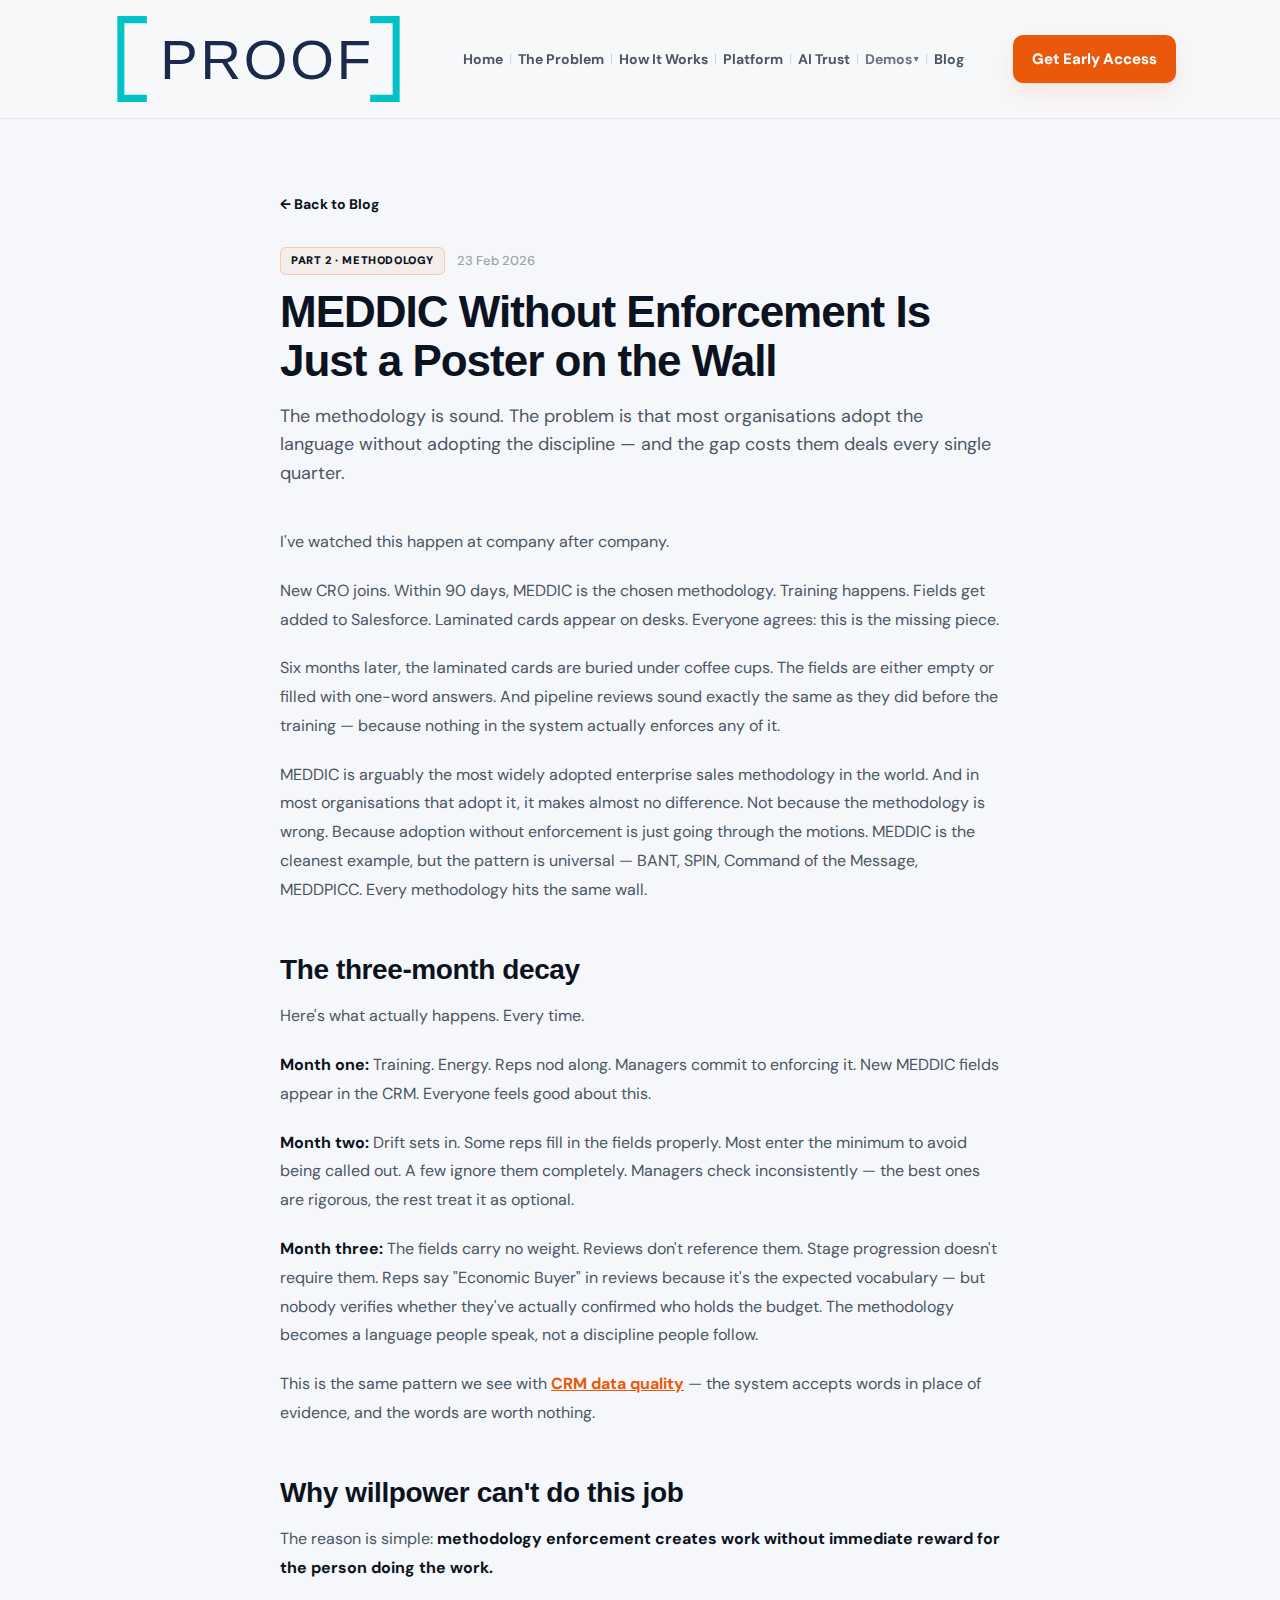
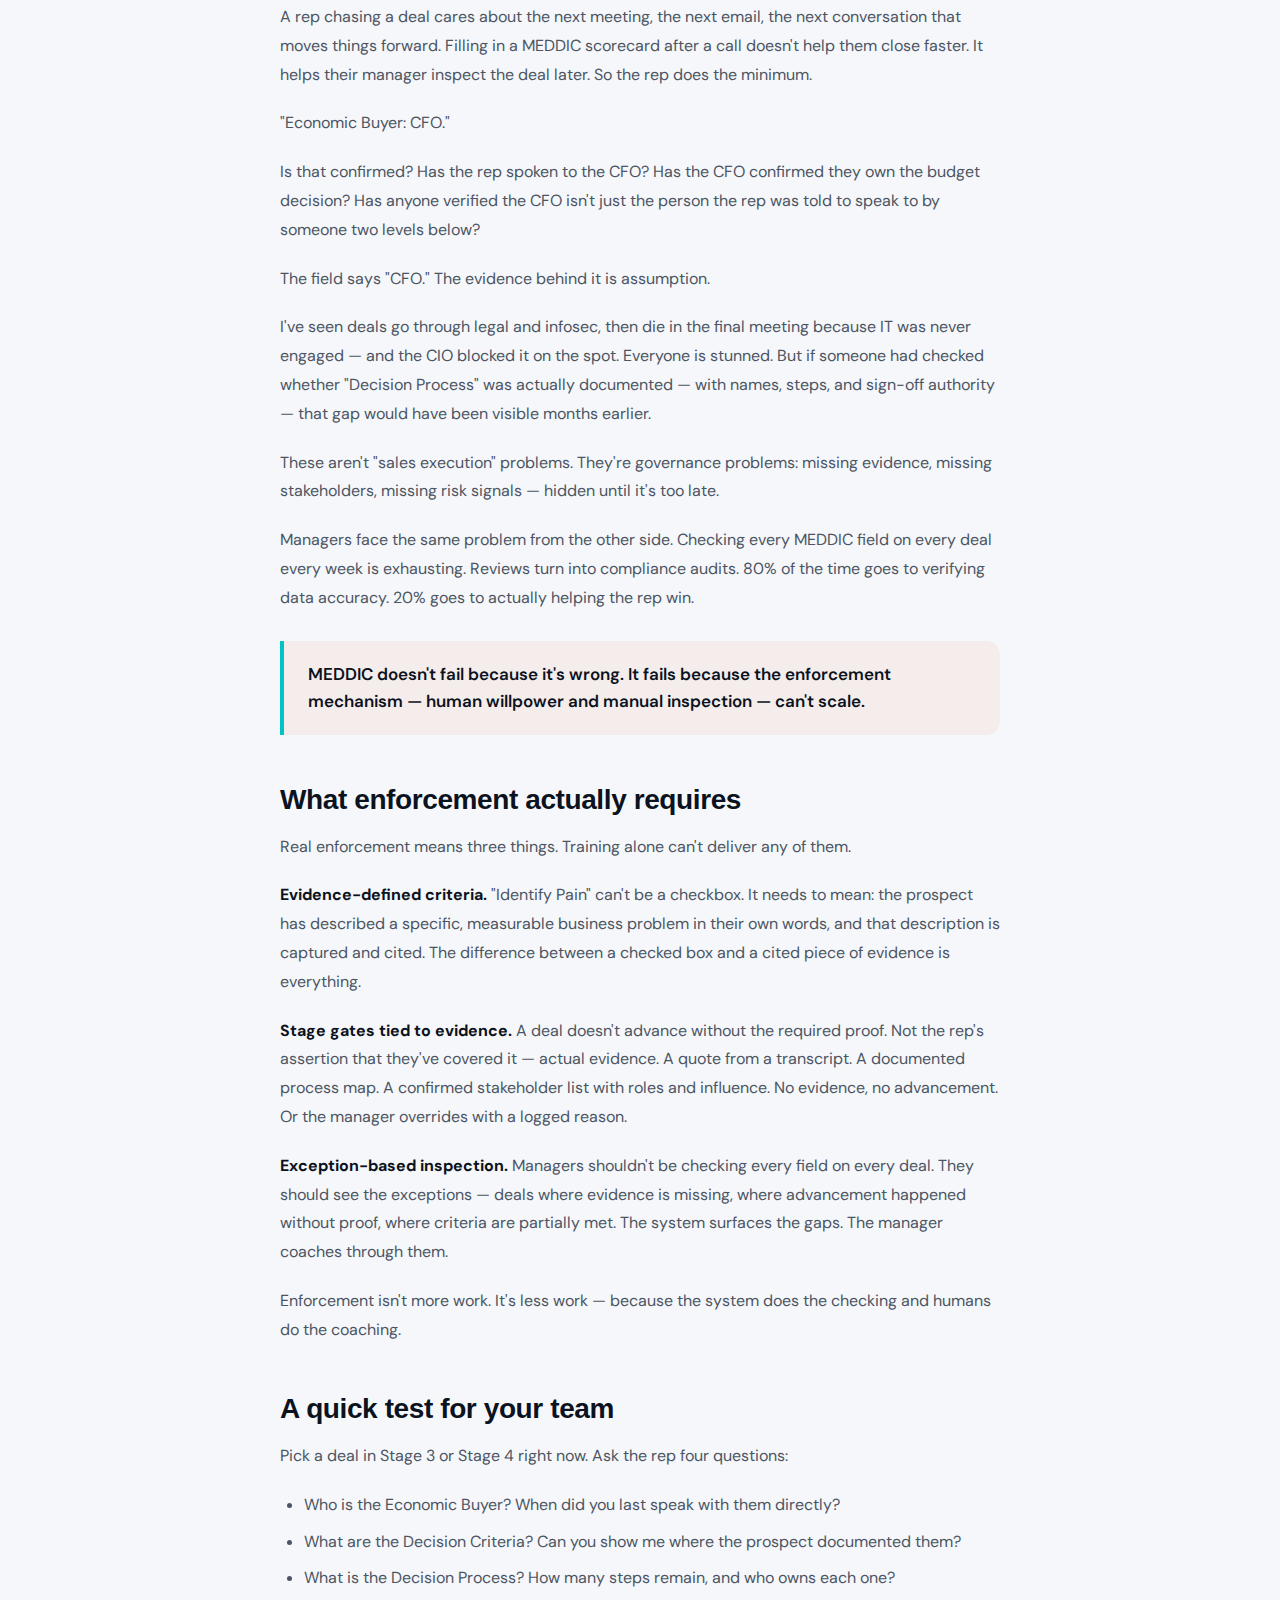
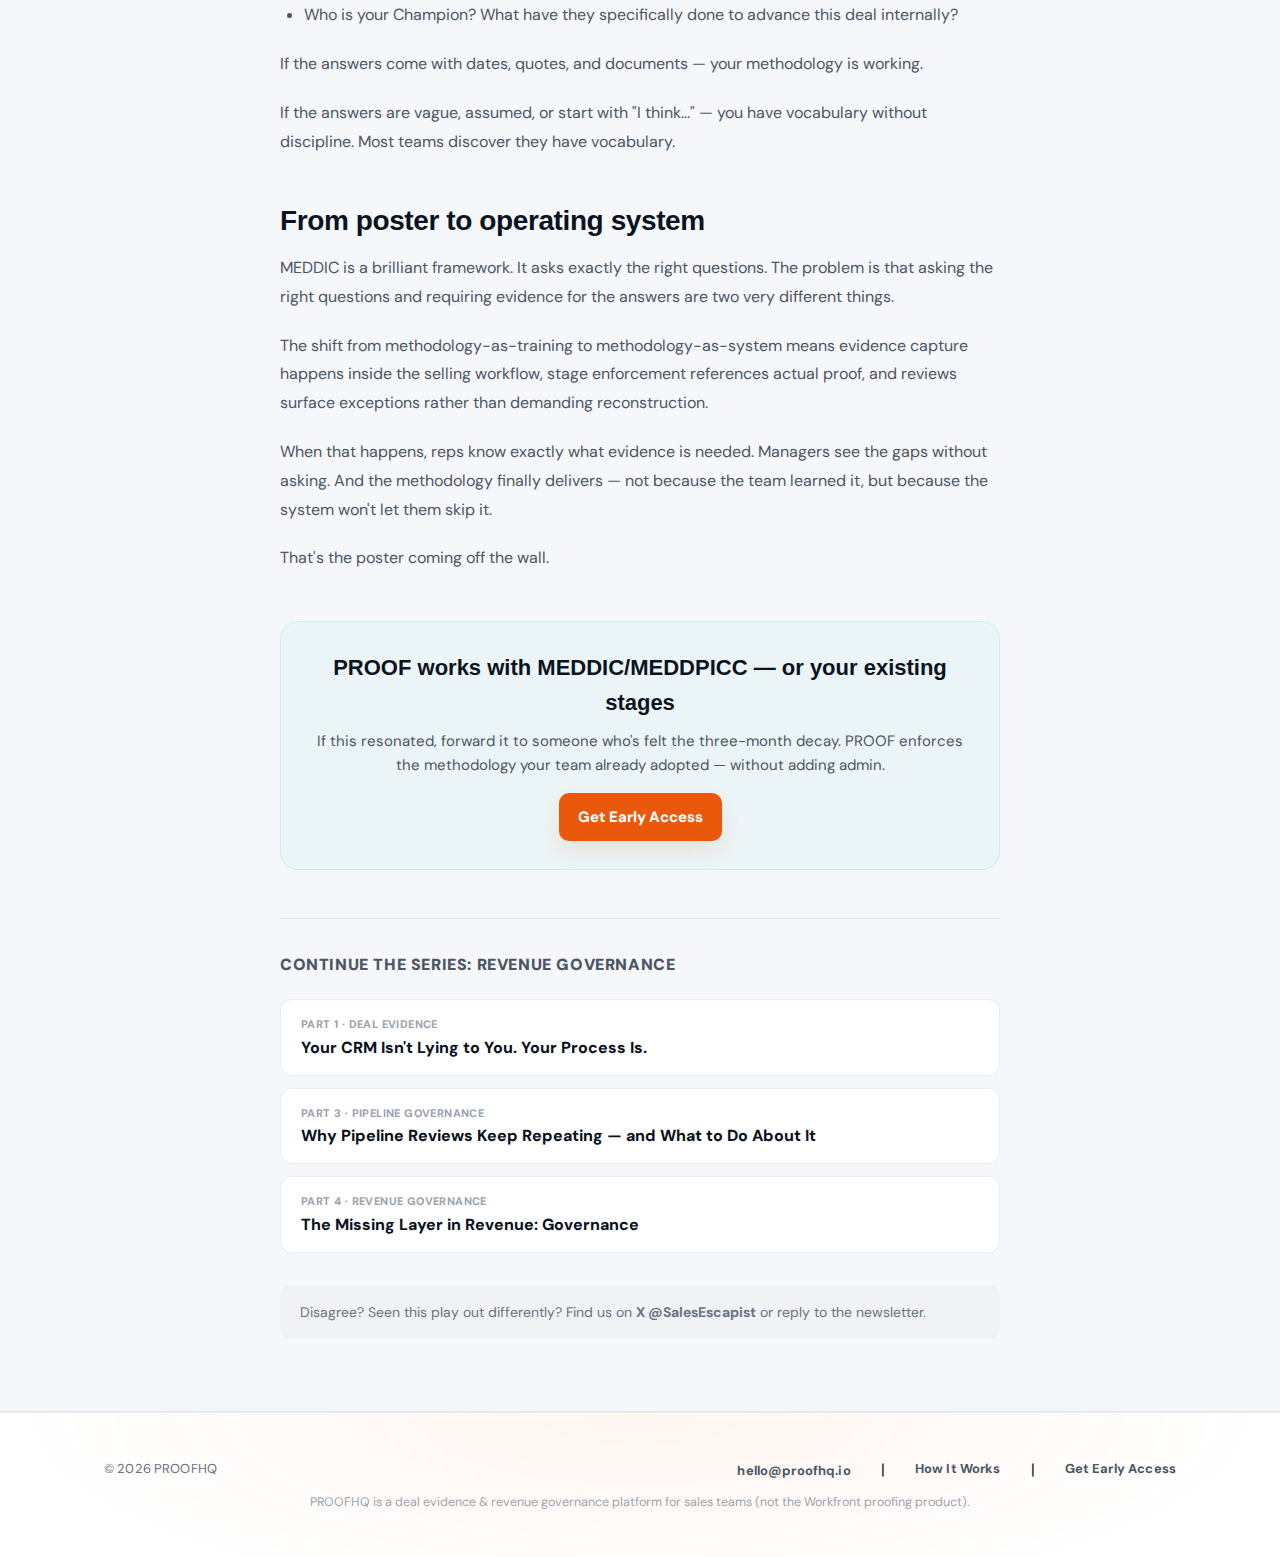
<file: meddic-without-enforcement.html>
<!DOCTYPE html>
<html lang="en">
<head>
  <meta charset="UTF-8">
  <meta name="viewport" content="width=device-width, initial-scale=1.0">
  <title>MEDDIC Without Enforcement Is Just a Poster on the Wall | PROOF Blog</title>
  <link rel="canonical" href="https://www.proofhq.io/blog/meddic-without-enforcement" />
  <meta name="robots" content="index, follow" />
  <link rel="icon" href="/favicon.ico" type="image/x-icon" />
  <link rel="apple-touch-icon" href="/apple-touch-icon.png" />
  <meta name="description" content="Most teams adopt MEDDIC. Few enforce it. The gap between methodology and execution is where pipeline fiction lives — and where deals go to die quietly." />
  <link rel="stylesheet" href="/styles.css">
  <link rel="preconnect" href="https://fonts.googleapis.com">
  <link rel="preconnect" href="https://fonts.gstatic.com" crossorigin>
  <link href="https://fonts.googleapis.com/css2?family=DM+Sans:wght@400;500;600;700&family=Fraunces:wght@700;800;900&display=swap" rel="stylesheet">
  <link rel="stylesheet" href="/blog/blog.css">
  <meta property="og:site_name" content="PROOF" />
  <meta property="og:type" content="article" />
  <meta name="twitter:card" content="summary_large_image" />
  <meta name="twitter:title" content="MEDDIC Without Enforcement Is Just a Poster on the Wall" />
  <meta name="twitter:image" content="https://www.proofhq.io/og/home.png" />
  <meta property="og:title" content="MEDDIC Without Enforcement Is Just a Poster on the Wall" />
  <meta property="og:description" content="Most teams adopt MEDDIC. Few enforce it. The gap between methodology and execution is where pipeline fiction lives." />
  <meta property="og:url" content="https://www.proofhq.io/blog/meddic-without-enforcement" />
  <meta property="og:image" content="https://www.proofhq.io/og/home.png" />
  <meta property="og:image:width" content="1200" />
  <meta property="og:image:height" content="630" />
  <script type="application/ld+json">
  {"@context":"https://schema.org","@type":"BlogPosting","headline":"MEDDIC Without Enforcement Is Just a Poster on the Wall","description":"Most teams adopt MEDDIC. Few enforce it.","datePublished":"2026-02-23","author":{"@type":"Organization","name":"PROOF"},"publisher":{"@type":"Organization","name":"PROOF","url":"https://www.proofhq.io"},"mainEntityOfPage":"https://www.proofhq.io/blog/meddic-without-enforcement"}
  </script>
</head>
<body>
  <header class="nav"><div class="nav-inner"><a class="brand" href="/" aria-label="PROOF Home"><img class="logo-img" src="/logo.svg" alt="PROOF" /></a><nav class="nav-links" aria-label="Primary navigation"><a href="/">Home</a><span class="nav-separator">|</span><a href="/the-real-problem">The Problem</a><span class="nav-separator">|</span><a href="/how-it-works">How It Works</a><span class="nav-separator">|</span><a href="/platform">Platform</a><span class="nav-separator">|</span><a href="/ai-trust">AI Trust</a><span class="nav-separator">|</span><div class="nav-dropdown"><button class="nav-dropdown-toggle">Demos <span class="nav-dropdown-arrow">▾</span></button><div class="nav-dropdown-menu"><a href="/before-after" class="nav-dropdown-item"><strong>Before &amp; After</strong><span>Same deal, two review workflows</span></a><a href="/walkthrough" class="nav-dropdown-item"><strong>Deal Walkthrough</strong><span>Scan → Diagnose → Suggest → Write Back</span></a><a href="/system-flow" class="nav-dropdown-item"><strong>System Flow</strong><span>Architecture behind evidence governance</span></a></div></div><span class="nav-separator">|</span><a href="/blog" class="active">Blog</a></nav><a class="btn btn-primary" href="/#join">Get Early Access</a><button class="hamburger" aria-label="Menu" onclick="toggleMobileMenu()"><span></span><span></span><span></span></button></div></header>
  <div class="mobile-overlay" onclick="toggleMobileMenu()"></div>
  <div class="mobile-menu"><nav><a href="/">Home</a><a href="/the-real-problem">The Problem</a><a href="/how-it-works">How It Works</a><a href="/platform">Platform</a><a href="/ai-trust">AI Trust</a><div class="mobile-demos-label">Demos</div><a href="/before-after" class="mobile-demos-item">Before &amp; After</a><a href="/walkthrough" class="mobile-demos-item">Deal Walkthrough</a><a href="/system-flow" class="mobile-demos-item">System Flow</a><a href="/blog">Blog</a><a href="/#join" class="btn btn-primary" style="margin-top:24px;">Get Early Access</a></nav></div>

  <section class="section">
    <div class="container">
      <div class="blog-article">
        <a href="/blog" class="blog-back">← Back to Blog</a>
        <div class="blog-article-header">
          <div class="blog-meta"><span class="blog-tag">Part 2 · Methodology</span><span class="blog-date">23 Feb 2026</span></div>
          <h1 class="blog-article-title">MEDDIC Without Enforcement Is Just a Poster on the Wall</h1>
          <p class="blog-article-subtitle">The methodology is sound. The problem is that most organisations adopt the language without adopting the discipline — and the gap costs them deals every single quarter.</p>
        </div>

        <div class="blog-body">

          <p>I've watched this happen at company after company.</p>

          <p>New CRO joins. Within 90 days, MEDDIC is the chosen methodology. Training happens. Fields get added to Salesforce. Laminated cards appear on desks. Everyone agrees: this is the missing piece.</p>

          <p>Six months later, the laminated cards are buried under coffee cups. The fields are either empty or filled with one-word answers. And pipeline reviews sound exactly the same as they did before the training — because nothing in the system actually enforces any of it.</p>

          <p>MEDDIC is arguably the most widely adopted enterprise sales methodology in the world. And in most organisations that adopt it, it makes almost no difference. Not because the methodology is wrong. Because adoption without enforcement is just going through the motions. MEDDIC is the cleanest example, but the pattern is universal — BANT, SPIN, Command of the Message, MEDDPICC. Every methodology hits the same wall.</p>

          <h2>The three-month decay</h2>

          <p>Here's what actually happens. Every time.</p>

          <p><strong>Month one:</strong> Training. Energy. Reps nod along. Managers commit to enforcing it. New MEDDIC fields appear in the CRM. Everyone feels good about this.</p>

          <p><strong>Month two:</strong> Drift sets in. Some reps fill in the fields properly. Most enter the minimum to avoid being called out. A few ignore them completely. Managers check inconsistently — the best ones are rigorous, the rest treat it as optional.</p>

          <p><strong>Month three:</strong> The fields carry no weight. Reviews don't reference them. Stage progression doesn't require them. Reps say "Economic Buyer" in reviews because it's the expected vocabulary — but nobody verifies whether they've actually confirmed who holds the budget. The methodology becomes a language people speak, not a discipline people follow.</p>

          <p>This is the same pattern we see with <a href="/blog/crm-data-is-fiction" style="color: var(--accent); font-weight: 700;">CRM data quality</a> — the system accepts words in place of evidence, and the words are worth nothing.</p>

          <h2>Why willpower can't do this job</h2>

          <p>The reason is simple: <strong>methodology enforcement creates work without immediate reward for the person doing the work.</strong></p>

          <p>A rep chasing a deal cares about the next meeting, the next email, the next conversation that moves things forward. Filling in a MEDDIC scorecard after a call doesn't help them close faster. It helps their manager inspect the deal later. So the rep does the minimum.</p>

          <p>"Economic Buyer: CFO."</p>

          <p>Is that confirmed? Has the rep spoken to the CFO? Has the CFO confirmed they own the budget decision? Has anyone verified the CFO isn't just the person the rep was told to speak to by someone two levels below?</p>

          <p>The field says "CFO." The evidence behind it is assumption.</p>

          <p>I've seen deals go through legal and infosec, then die in the final meeting because IT was never engaged — and the CIO blocked it on the spot. Everyone is stunned. But if someone had checked whether "Decision Process" was actually documented — with names, steps, and sign-off authority — that gap would have been visible months earlier.</p>

          <p>These aren't "sales execution" problems. They're governance problems: missing evidence, missing stakeholders, missing risk signals — hidden until it's too late.</p>

          <p>Managers face the same problem from the other side. Checking every MEDDIC field on every deal every week is exhausting. Reviews turn into compliance audits. 80% of the time goes to verifying data accuracy. 20% goes to actually helping the rep win.</p>

          <blockquote>
            <p>MEDDIC doesn't fail because it's wrong. It fails because the enforcement mechanism — human willpower and manual inspection — can't scale.</p>
          </blockquote>

          <h2>What enforcement actually requires</h2>

          <p>Real enforcement means three things. Training alone can't deliver any of them.</p>

          <p><strong>Evidence-defined criteria.</strong> "Identify Pain" can't be a checkbox. It needs to mean: the prospect has described a specific, measurable business problem in their own words, and that description is captured and cited. The difference between a checked box and a cited piece of evidence is everything.</p>

          <p><strong>Stage gates tied to evidence.</strong> A deal doesn't advance without the required proof. Not the rep's assertion that they've covered it — actual evidence. A quote from a transcript. A documented process map. A confirmed stakeholder list with roles and influence. No evidence, no advancement. Or the manager overrides with a logged reason.</p>

          <p><strong>Exception-based inspection.</strong> Managers shouldn't be checking every field on every deal. They should see the exceptions — deals where evidence is missing, where advancement happened without proof, where criteria are partially met. The system surfaces the gaps. The manager coaches through them.</p>

          <p>Enforcement isn't more work. It's less work — because the system does the checking and humans do the coaching.</p>

          <h2>A quick test for your team</h2>

          <p>Pick a deal in Stage 3 or Stage 4 right now. Ask the rep four questions:</p>

          <ul>
            <li>Who is the Economic Buyer? When did you last speak with them directly?</li>
            <li>What are the Decision Criteria? Can you show me where the prospect documented them?</li>
            <li>What is the Decision Process? How many steps remain, and who owns each one?</li>
            <li>Who is your Champion? What have they specifically done to advance this deal internally?</li>
          </ul>

          <p>If the answers come with dates, quotes, and documents — your methodology is working.</p>

          <p>If the answers are vague, assumed, or start with "I think..." — you have vocabulary without discipline. Most teams discover they have vocabulary.</p>

          <h2>From poster to operating system</h2>

          <p>MEDDIC is a brilliant framework. It asks exactly the right questions. The problem is that asking the right questions and requiring evidence for the answers are two very different things.</p>

          <p>The shift from methodology-as-training to methodology-as-system means evidence capture happens inside the selling workflow, stage enforcement references actual proof, and reviews surface exceptions rather than demanding reconstruction.</p>

          <p>When that happens, reps know exactly what evidence is needed. Managers see the gaps without asking. And the methodology finally delivers — not because the team learned it, but because the system won't let them skip it.</p>

          <p>That's the poster coming off the wall.</p>

          <div class="blog-cta">
            <h3>PROOF works with MEDDIC/MEDDPICC — or your existing stages</h3>
            <p>If this resonated, forward it to someone who's felt the three-month decay. PROOF enforces the methodology your team already adopted — without adding admin.</p>
            <a class="btn btn-primary" href="/#join">Get Early Access</a>
          </div>

          <div class="blog-related">
            <p class="blog-related-title">Continue the series: Revenue Governance</p>
            <div class="blog-related-links">
              <a href="/blog/crm-data-is-fiction" class="blog-related-link"><div class="blog-related-link-tag">Part 1 · Deal Evidence</div><div class="blog-related-link-title">Your CRM Isn't Lying to You. Your Process Is.</div></a>
              <a href="/blog/why-pipeline-reviews-keep-repeating" class="blog-related-link"><div class="blog-related-link-tag">Part 3 · Pipeline Governance</div><div class="blog-related-link-title">Why Pipeline Reviews Keep Repeating — and What to Do About It</div></a>
            
              <a href="/blog/pipeline-review-that-never-ends" class="blog-related-link"><div class="blog-related-link-tag">Part 4 · Revenue Governance</div><div class="blog-related-link-title">The Missing Layer in Revenue: Governance</div></a>
            </div>
          </div>
          <div class="blog-engage">Disagree? Seen this play out differently? Find us on <a href="https://x.com/SalesEscapist" target="_blank" rel="noopener">X @SalesEscapist</a> or reply to the newsletter.</div>
        </div>
      </div>
    </div>
  </section>

  <footer class="footer"><div class="container"><div class="footer-inner"><div class="footer-left">© 2026 PROOFHQ</div><div class="footer-right"><span id="em-bp"></span><script>(function(){var e="hello";var d="proofhq.io";document.getElementById("em-bp").innerHTML='<a href="mailto:'+e+'@'+d+'">'+e+'@'+d+'</a>';}());</script>&nbsp;&nbsp;|&nbsp;&nbsp;<a href="/how-it-works">How It Works</a>&nbsp;&nbsp;|&nbsp;&nbsp;<a href="/#join">Get Early Access</a></div></div><div style="text-align:center; margin-top: 10px; font-size: 0.78em; color: #9CA3AF;">PROOFHQ is a deal evidence &amp; revenue governance platform for sales teams (not the Workfront proofing product).</div></div></footer>
  <script src="/menu.js"></script>
</body>
</html>
</file>
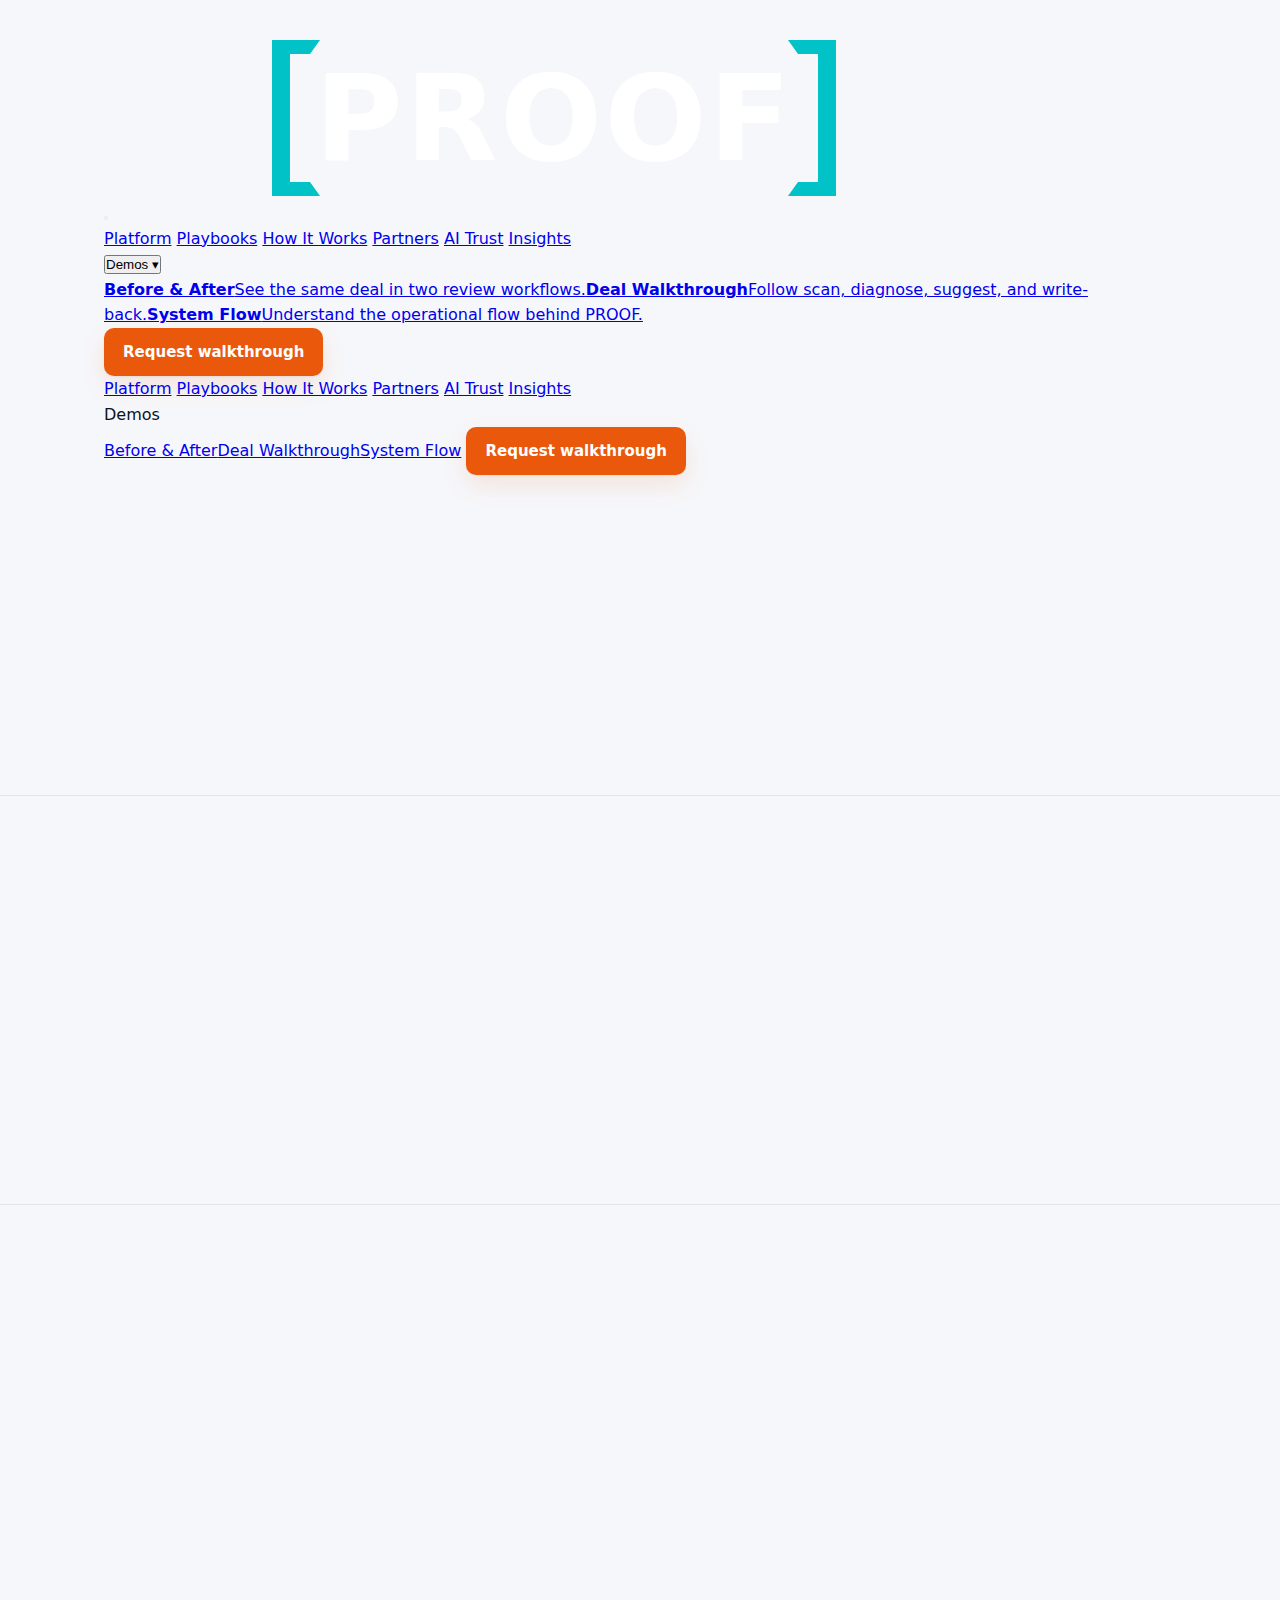
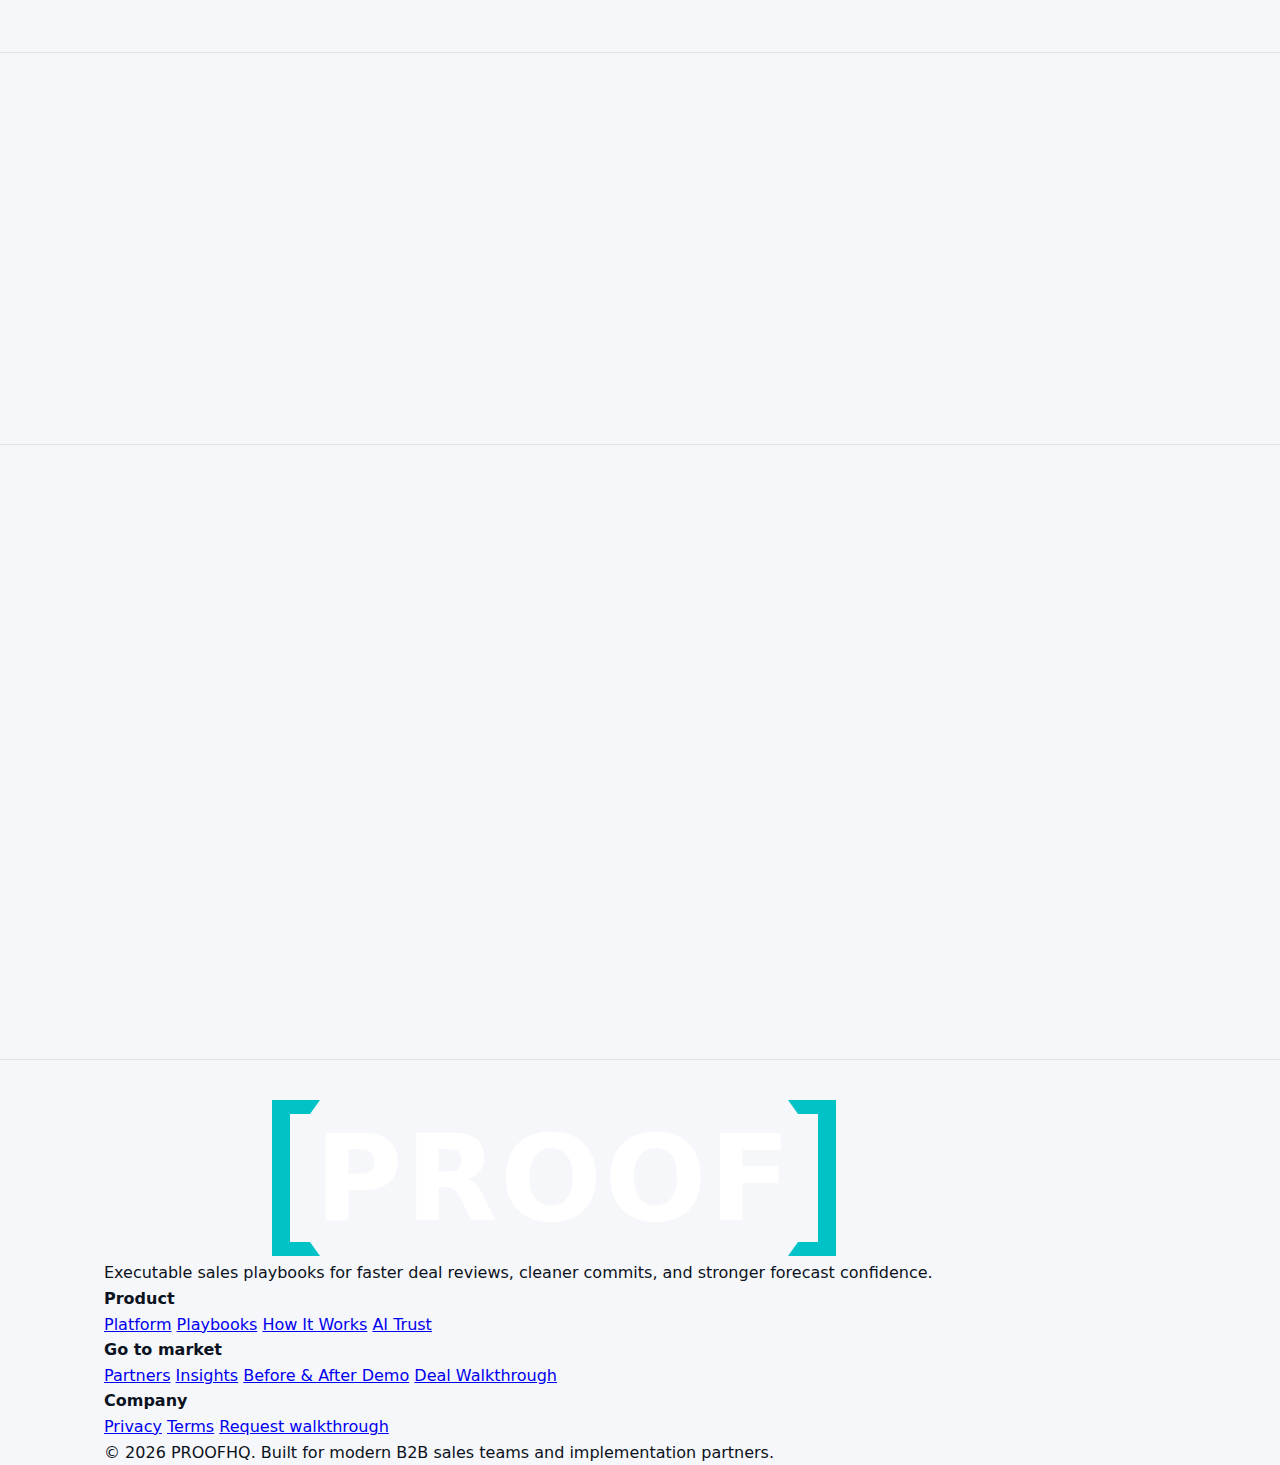
<file: partners.html>
<!DOCTYPE html>
<html lang="en">
<head>
  <meta charset="UTF-8" />
  <meta name="viewport" content="width=device-width, initial-scale=1.0" />
  <title>PROOF Partners — operationalise client playbooks</title>
  <meta name="description" content="For HubSpot agencies, Salesforce consultancies, MEDDIC firms, and playbook specialists." />
  <link rel="canonical" href="https://www.proofhq.io/partners" />
  <meta name="robots" content="index, follow" />
  <meta property="og:site_name" content="PROOF" />
  <meta property="og:type" content="website" />
  <meta property="og:title" content="PROOF Partners — operationalise client playbooks" />
  <meta property="og:description" content="For HubSpot agencies, Salesforce consultancies, MEDDIC firms, and playbook specialists." />
  <meta property="og:url" content="https://www.proofhq.io/partners" />
  <meta property="og:image" content="https://www.proofhq.io/og/partners.svg" />
  <meta name="twitter:card" content="summary_large_image" />
  <meta name="twitter:title" content="PROOF Partners — operationalise client playbooks" />
  <meta name="twitter:description" content="For HubSpot agencies, Salesforce consultancies, MEDDIC firms, and playbook specialists." />
  <meta name="twitter:image" content="https://www.proofhq.io/og/partners.svg" />
  <link rel="icon" type="image/svg+xml" href="/favicon.svg" />
  <link rel="manifest" href="/manifest.webmanifest" />
  <link rel="preconnect" href="https://fonts.googleapis.com" />
  <link rel="preconnect" href="https://fonts.gstatic.com" crossorigin />
  <link href="https://fonts.googleapis.com/css2?family=Inter:wght@400;500;600;700;800&display=swap" rel="stylesheet" />
  <link rel="stylesheet" href="/styles.css" />
  <script type="application/ld+json">{"@context": "https://schema.org", "@type": "WebPage", "name": "PROOF Partners \u2014 operationalise client playbooks", "description": "For HubSpot agencies, Salesforce consultancies, MEDDIC firms, and playbook specialists.", "url": "https://www.proofhq.io/partners"}</script>
</head>
<body>

<header class="site-header" id="top">
  <div class="container nav-wrap">
    <a class="brand" href="/" aria-label="PROOF home"><img src="/logo-light.svg" alt="PROOF" class="brand-logo" /></a>
    <button class="nav-toggle" aria-expanded="false" aria-controls="site-nav" aria-label="Open navigation"><span></span><span></span><span></span></button>
    <nav class="site-nav" id="site-nav" aria-label="Primary navigation">
      <a href="/platform" class="">Platform</a>
          <a href="/playbooks" class="">Playbooks</a>
          <a href="/how-it-works" class="">How It Works</a>
          <a href="/partners" class="active">Partners</a>
          <a href="/ai-trust" class="">AI Trust</a>
          <a href="/blog" class="">Insights</a>
      <div class="dropdown ">
        <button class="dropdown-toggle" type="button" aria-haspopup="true" aria-expanded="false">Demos <span>▾</span></button>
        <div class="dropdown-menu"><a href="/before-after" class="dropdown-link"><strong>Before & After</strong><span>See the same deal in two review workflows.</span></a><a href="/walkthrough" class="dropdown-link"><strong>Deal Walkthrough</strong><span>Follow scan, diagnose, suggest, and write-back.</span></a><a href="/system-flow" class="dropdown-link"><strong>System Flow</strong><span>Understand the operational flow behind PROOF.</span></a></div>
      </div>
    </nav>
    <div class="nav-cta"><a class="btn btn-primary" href="/#request">Request walkthrough</a></div>
  </div>
  <div class="mobile-nav" id="mobile-nav">
    <div class="container mobile-nav-inner">
      <a href="/platform" class="">Platform</a>
            <a href="/playbooks" class="">Playbooks</a>
            <a href="/how-it-works" class="">How It Works</a>
            <a href="/partners" class="active">Partners</a>
            <a href="/ai-trust" class="">AI Trust</a>
            <a href="/blog" class="">Insights</a>
      <div class="mobile-subhead">Demos</div>
      <a href="/before-after" class="mobile-sub-link">Before & After</a><a href="/walkthrough" class="mobile-sub-link">Deal Walkthrough</a><a href="/system-flow" class="mobile-sub-link">System Flow</a>
      <a class="btn btn-primary mobile-cta" href="/#request">Request walkthrough</a>
    </div>
  </div>
</header>
<main>
<section class="page-intro section"><div class="container reveal"><span class="eyebrow">Partners</span><h1>Turn your client playbooks into working systems.</h1><p class="lead">PROOF helps HubSpot agencies, Salesforce consultancies, MEDDIC firms, sales playbook specialists, and RevOps advisors turn qualification, inspection, and coaching standards into live workflow.</p><div class="button-row"><a class="btn btn-primary" href="#partner-form">Apply to become a launch partner</a><a class="btn btn-secondary" href="#audit">Talk to us about the Audit tool</a></div></div></section>
<section class="section muted-band"><div class="container grid-2"><div class="reveal"><span class="eyebrow">Why partner with PROOF</span><h2>Go beyond strategy decks, CRM fields, and training sessions.</h2><p class="lead">Most partner firms define methodology, redesign process, implement CRM, or train managers and reps. The challenge is what happens next: the playbook rarely becomes operational in daily workflow.</p></div><div class="reveal card"><ul class="check-list"><li>Make playbook work operational, not just documented</li><li>Create repeatable services around configuration and rollout</li><li>Give clients visible proof of execution quality</li><li>Build recurring value beyond one-off advisory work</li></ul></div></div></section>
<section class="section"><div class="container grid-3 reveal"><article class="card"><h3>HubSpot agencies</h3><p>Add qualification, inspection, and playbook execution on top of CRM workflow.</p></article><article class="card"><h3>Salesforce consultancies</h3><p>Strengthen process design with operational enforcement and clearer commit standards.</p></article><article class="card"><h3>MEDDIC and playbook firms</h3><p>Move from training and certification into live operationalisation for clients.</p></article></div></section>
<section class="section muted-band" id="audit"><div class="container grid-2"><div class="reveal"><span class="eyebrow">Audit-first motion</span><h2>Run an audit. Show where execution breaks. Operationalise the fix.</h2><p class="lead">The Sales Playbook Audit is the ideal front door for partner-led engagements. Use it to diagnose gaps, configure the client playbook in PROOF, then deploy the workflow.</p></div><div class="reveal quote-box"><h3>A repeatable partner motion</h3><ul class="check-list"><li>Audit the current playbook and operating cadence</li><li>Configure methodology, stage expectations, and commit rules</li><li>Deploy executable playbooks across reviews and inspection</li><li>Extend with recurring advisory services and optimisation</li></ul></div></div></section>
<section class="section"><div class="container grid-2"><div class="reveal"><span class="eyebrow">What partners can offer</span><h2>Use PROOF to deliver work clients can actually run.</h2><ul class="check-list" style="margin-top:20px;"><li>Sales Playbook Audit</li><li>MEDDIC operationalisation</li><li>HubSpot + PROOF rollout</li><li>Salesforce + PROOF inspection layer</li><li>Deal review redesign</li><li>Commit and forecast quality improvement</li></ul></div><form class="form-shell js-form reveal" id="partner-form" data-endpoint="/api/partner"><div class="form-grid"><div class="field"><label for="p-name">Name</label><input id="p-name" name="name" placeholder="Your name" required /></div><div class="field"><label for="p-email">Work email</label><input id="p-email" name="email" type="email" placeholder="you@agency.com" required /></div><div class="field"><label for="p-company">Company</label><input id="p-company" name="company" placeholder="Agency or firm" required /></div><div class="field"><label for="p-type">Partner type</label><select id="p-type" name="partner_type" required><option value="">Select</option><option>HubSpot agency</option><option>Salesforce consultancy</option><option>MEDDIC / methodology firm</option><option>Sales playbook consultancy</option><option>RevOps advisor</option><option>Other</option></select></div><div class="field full"><label for="p-note">Where could PROOF fit in your service model?</label><textarea id="p-note" name="notes" placeholder="Audit-led engagement, rollout, playbook configuration, manager enablement, forecast improvement…"></textarea></div><div class="field hide"><label for="p-website">Website</label><input id="p-website" name="website" tabindex="-1" autocomplete="off" /></div></div><div class="button-row"><button class="btn btn-primary" type="submit">Apply to become a launch partner</button></div><p class="form-note small">We&#x2019;ll respond within 48 hours.</p><div class="form-status" aria-live="polite"></div></form></div></section>
</main>
<footer class="site-footer">
  <div class="container footer-grid">
    <div>
      <a class="brand footer-brand" href="/"><img src="/logo-light.svg" alt="PROOF" class="brand-logo" /></a>
      <p class="footer-copy">Executable sales playbooks for faster deal reviews, cleaner commits, and stronger forecast confidence.</p>
    </div>
    <div>
      <h4>Product</h4>
      <a href="/platform">Platform</a>
      <a href="/playbooks">Playbooks</a>
      <a href="/how-it-works">How It Works</a>
      <a href="/ai-trust">AI Trust</a>
    </div>
    <div>
      <h4>Go to market</h4>
      <a href="/partners">Partners</a>
      <a href="/blog">Insights</a>
      <a href="/before-after">Before &amp; After Demo</a>
      <a href="/walkthrough">Deal Walkthrough</a>
    </div>
    <div>
      <h4>Company</h4>
      <a href="/privacy">Privacy</a>
      <a href="/terms">Terms</a>
      <a href="/#request">Request walkthrough</a>
    </div>
  </div>
  <div class="container footer-bottom">
    <p>© 2026 PROOFHQ. Built for modern B2B sales teams and implementation partners.</p>
  </div>
</footer>
<script src="/script.js"></script></body></html>
</file>
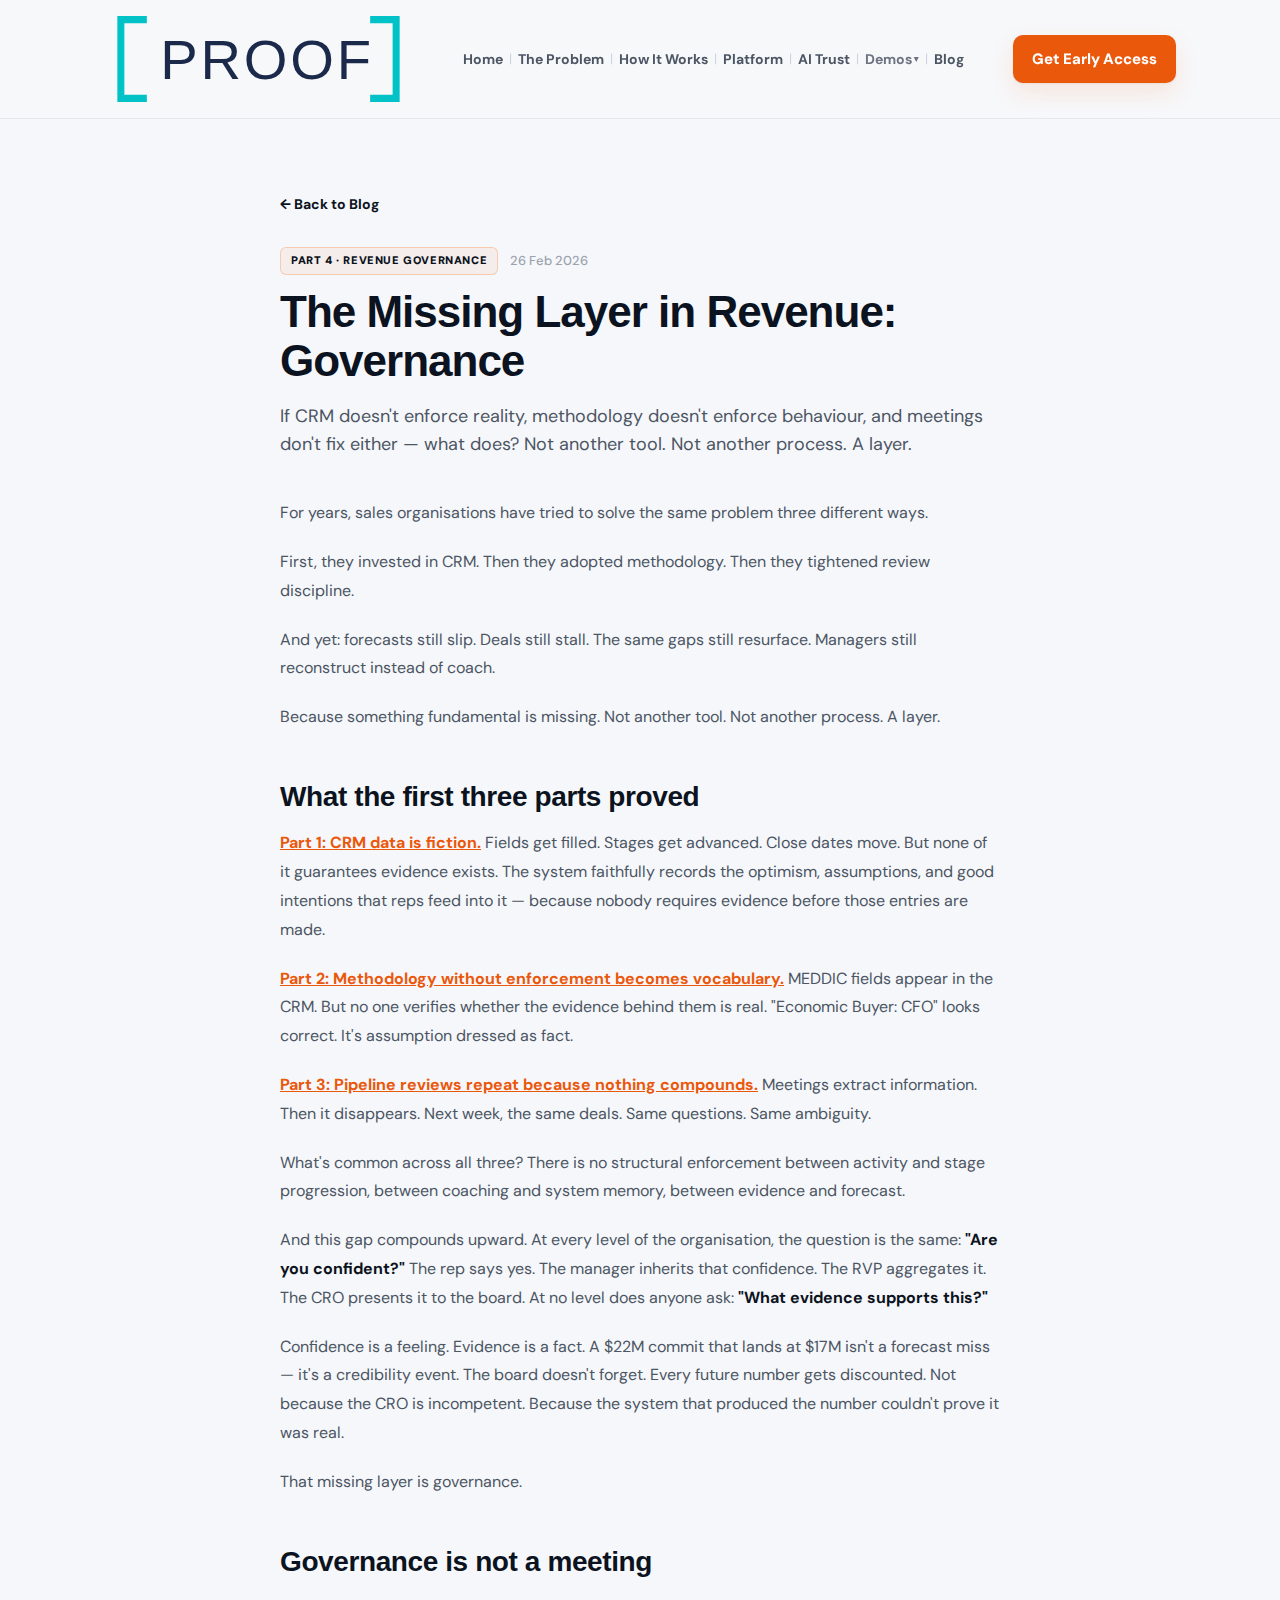
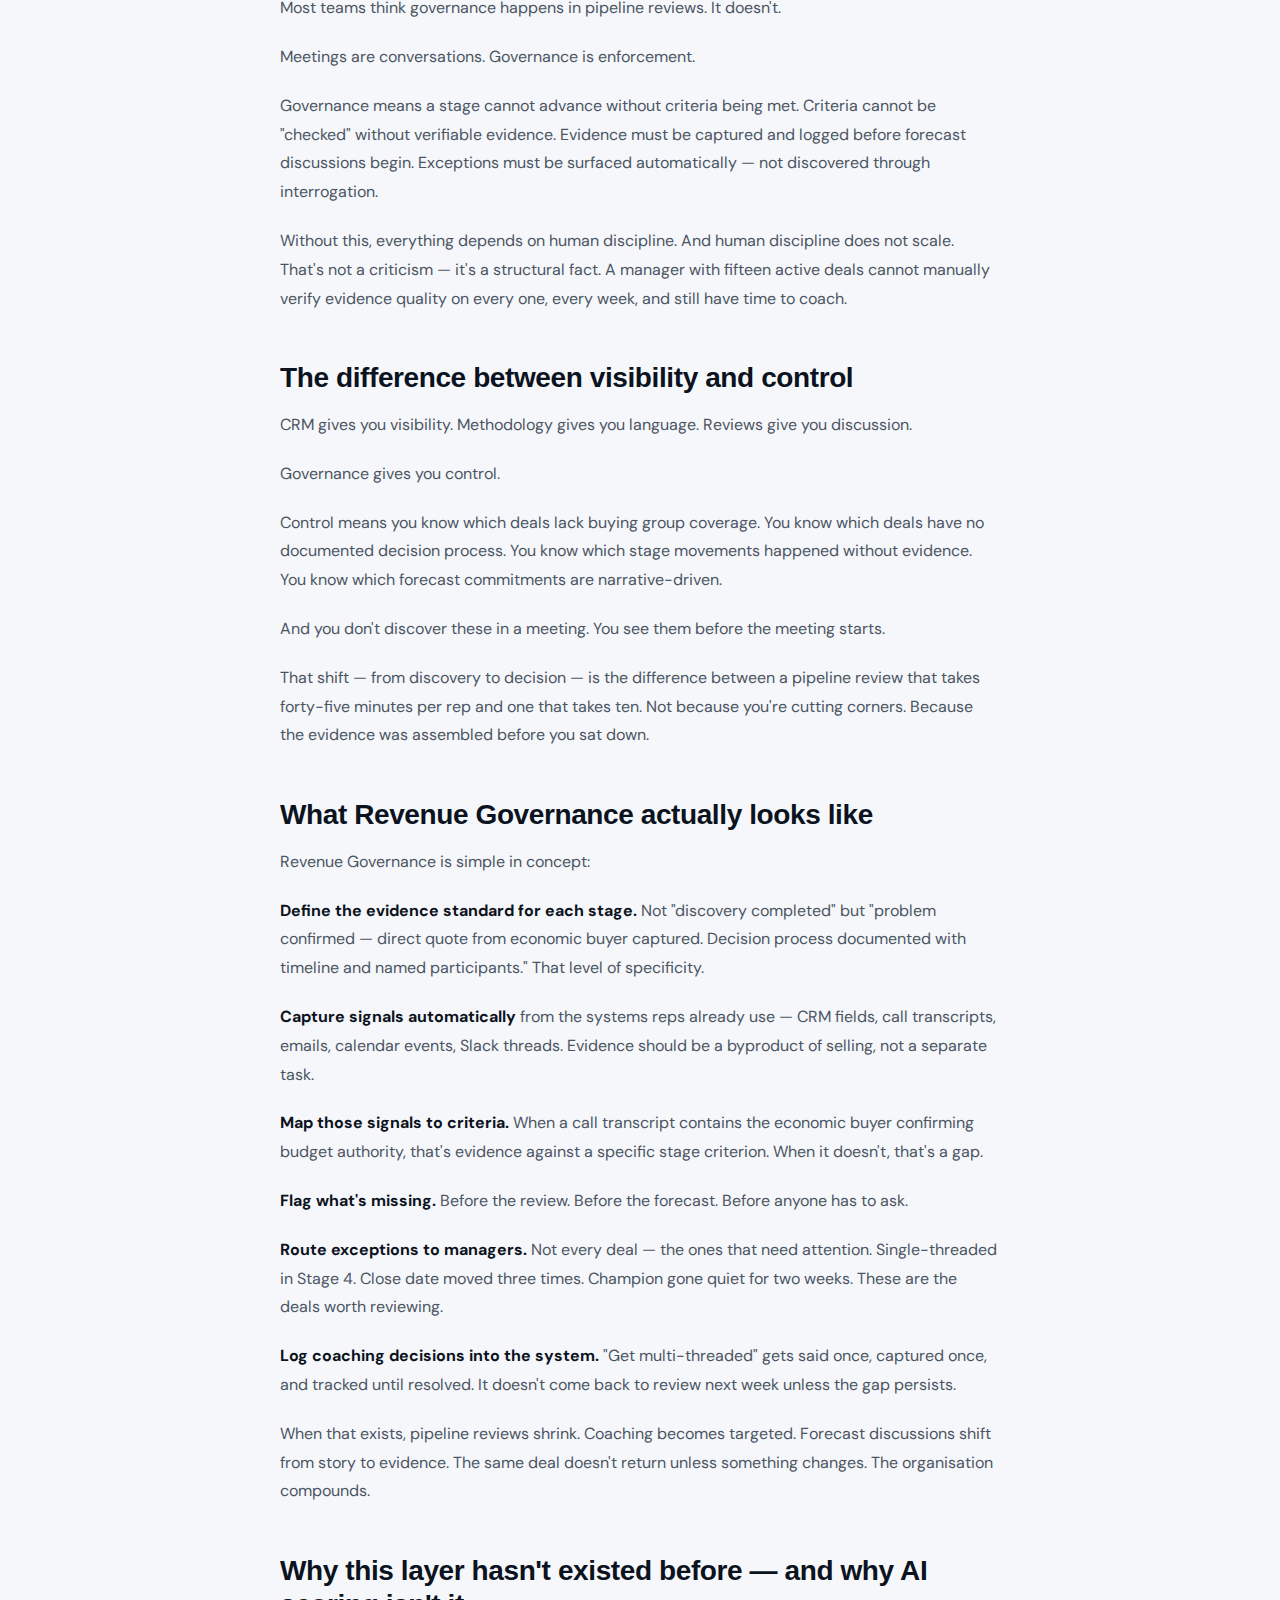
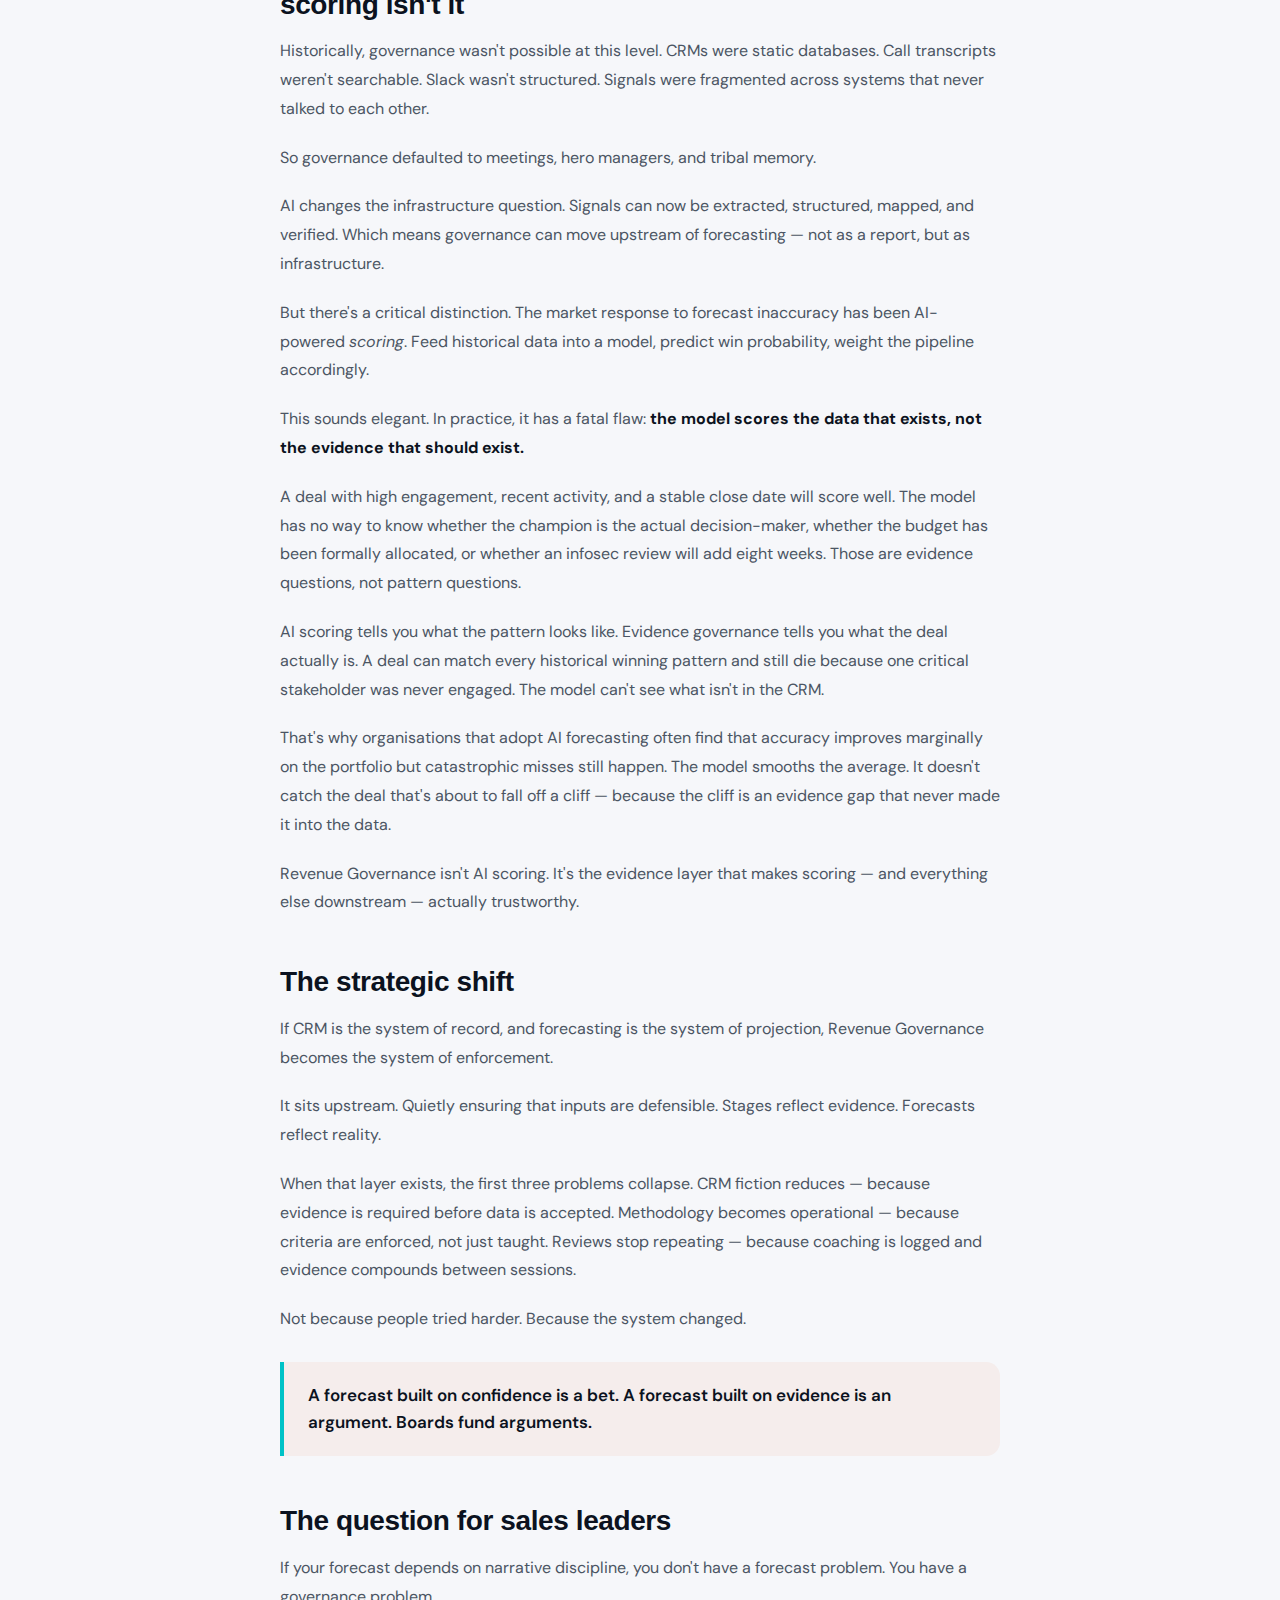
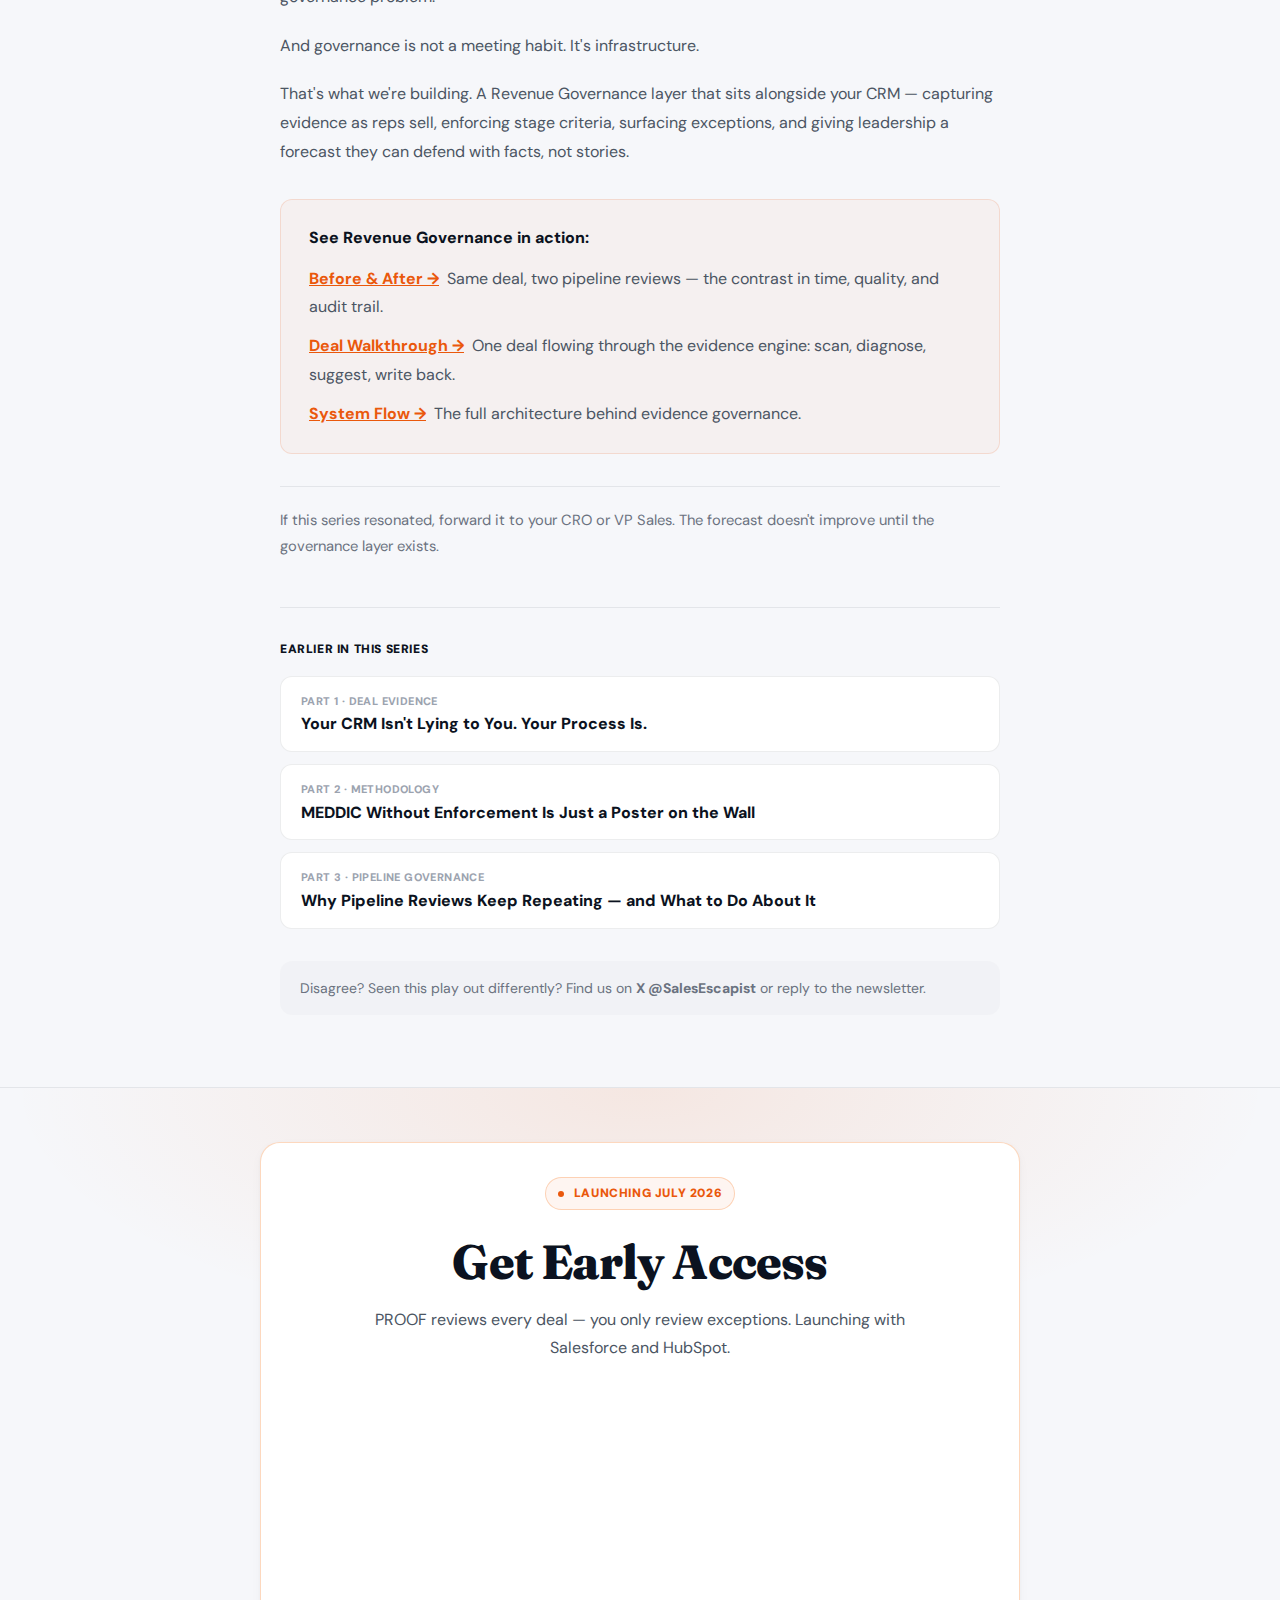
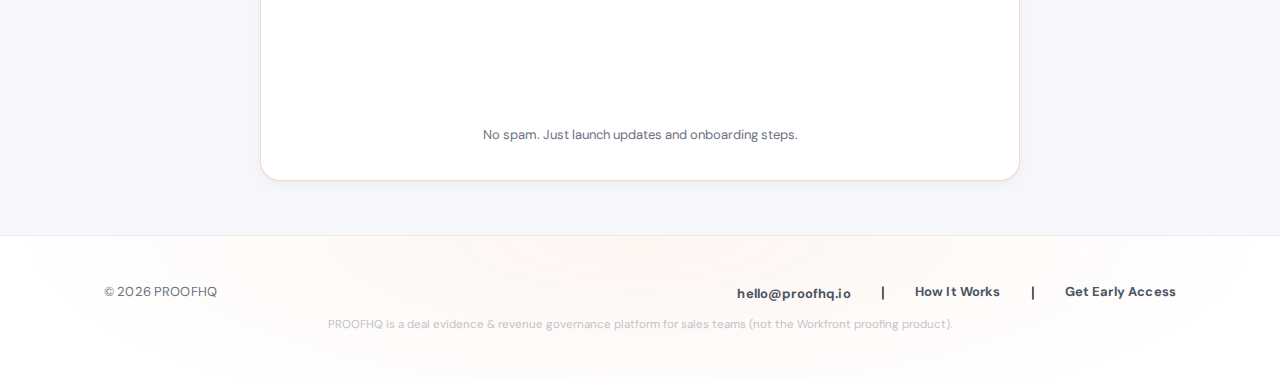
<file: pipeline-review-that-never-ends.html>
<!DOCTYPE html>
<html lang="en">
<head>
  <meta charset="UTF-8">
  <meta name="viewport" content="width=device-width, initial-scale=1.0">
  <title>The Missing Layer in Revenue: Governance | PROOF Blog</title>
  <link rel="canonical" href="https://www.proofhq.io/blog/pipeline-review-that-never-ends" />
  <meta name="robots" content="index, follow" />
  <link rel="icon" href="/favicon.ico" type="image/x-icon" />
  <link rel="apple-touch-icon" href="/apple-touch-icon.png" />
  <meta name="description" content="CRM gives visibility. Methodology gives language. Reviews give discussion. None of them give control. The missing layer is Revenue Governance — and it changes everything." />
  <link rel="stylesheet" href="/styles.css">
  <link rel="preconnect" href="https://fonts.googleapis.com">
  <link rel="preconnect" href="https://fonts.gstatic.com" crossorigin>
  <link href="https://fonts.googleapis.com/css2?family=DM+Sans:wght@400;500;600;700&family=Fraunces:wght@700;800;900&display=swap" rel="stylesheet">
  <link rel="stylesheet" href="/blog/blog.css">
  <meta property="og:site_name" content="PROOF" />
  <meta property="og:type" content="article" />
  <meta property="og:title" content="The Missing Layer in Revenue: Governance" />
  <meta property="og:description" content="CRM gives visibility. Methodology gives language. Reviews give discussion. The missing layer is Revenue Governance." />
  <meta property="og:url" content="https://www.proofhq.io/blog/pipeline-review-that-never-ends" />
  <meta property="og:image" content="https://www.proofhq.io/og/home.png" />
  <meta property="og:image:width" content="1200" />
  <meta property="og:image:height" content="630" />
  <meta name="twitter:card" content="summary_large_image" />
  <meta name="twitter:title" content="The Missing Layer in Revenue: Governance" />
  <meta name="twitter:description" content="CRM gives visibility. Methodology gives language. Reviews give discussion. The missing layer is Revenue Governance." />
  <meta name="twitter:image" content="https://www.proofhq.io/og/home.png" />
  <script type="application/ld+json">
  {"@context":"https://schema.org","@type":"BlogPosting","headline":"The Missing Layer in Revenue: Governance","description":"CRM gives visibility. Methodology gives language. Reviews give discussion. The missing layer is Revenue Governance.","datePublished":"2026-02-26","author":{"@type":"Organization","name":"PROOF"},"publisher":{"@type":"Organization","name":"PROOF","url":"https://www.proofhq.io"},"mainEntityOfPage":"https://www.proofhq.io/blog/pipeline-review-that-never-ends"}
  </script>
</head>
<body>
  <header class="nav"><div class="nav-inner"><a class="brand" href="/" aria-label="PROOF Home"><img class="logo-img" src="/logo.svg" alt="PROOF" /></a><nav class="nav-links" aria-label="Primary navigation"><a href="/">Home</a><span class="nav-separator">|</span><a href="/the-real-problem">The Problem</a><span class="nav-separator">|</span><a href="/how-it-works">How It Works</a><span class="nav-separator">|</span><a href="/platform">Platform</a><span class="nav-separator">|</span><a href="/ai-trust">AI Trust</a><span class="nav-separator">|</span><div class="nav-dropdown"><button class="nav-dropdown-toggle">Demos <span class="nav-dropdown-arrow">▾</span></button><div class="nav-dropdown-menu"><a href="/before-after" class="nav-dropdown-item"><strong>Before &amp; After</strong><span>Same deal, two review workflows</span></a><a href="/walkthrough" class="nav-dropdown-item"><strong>Deal Walkthrough</strong><span>Scan → Diagnose → Suggest → Write Back</span></a><a href="/system-flow" class="nav-dropdown-item"><strong>System Flow</strong><span>Architecture behind evidence governance</span></a></div></div><span class="nav-separator">|</span><a href="/blog" class="active">Blog</a></nav><a class="btn btn-primary" href="/#join">Get Early Access</a><button class="hamburger" aria-label="Menu" onclick="toggleMobileMenu()"><span></span><span></span><span></span></button></div></header>
  <div class="mobile-overlay" onclick="toggleMobileMenu()"></div>
  <div class="mobile-menu"><nav><a href="/">Home</a><a href="/the-real-problem">The Problem</a><a href="/how-it-works">How It Works</a><a href="/platform">Platform</a><a href="/ai-trust">AI Trust</a><div class="mobile-demos-label">Demos</div><a href="/before-after" class="mobile-demos-item">Before &amp; After</a><a href="/walkthrough" class="mobile-demos-item">Deal Walkthrough</a><a href="/system-flow" class="mobile-demos-item">System Flow</a><a href="/blog">Blog</a><a href="/#join" class="btn btn-primary" style="margin-top:24px;">Get Early Access</a></nav></div>

  <section class="section">
    <div class="container">
      <div class="blog-article">
        <a href="/blog" class="blog-back">&larr; Back to Blog</a>
        <div class="blog-article-header">
          <div class="blog-meta"><span class="blog-tag">Part 4 &middot; Revenue Governance</span><span class="blog-date">26 Feb 2026</span></div>
          <h1 class="blog-article-title">The Missing Layer in Revenue: Governance</h1>
          <p class="blog-article-subtitle">If CRM doesn't enforce reality, methodology doesn't enforce behaviour, and meetings don't fix either — what does? Not another tool. Not another process. A layer.</p>
        </div>

        <div class="blog-body">

          <p>For years, sales organisations have tried to solve the same problem three different ways.</p>

          <p>First, they invested in CRM. Then they adopted methodology. Then they tightened review discipline.</p>

          <p>And yet: forecasts still slip. Deals still stall. The same gaps still resurface. Managers still reconstruct instead of coach.</p>

          <p>Because something fundamental is missing. Not another tool. Not another process. A layer.</p>

          <h2>What the first three parts proved</h2>

          <p><a href="/blog/crm-data-is-fiction" style="color: var(--accent); font-weight: 700;">Part 1: CRM data is fiction.</a> Fields get filled. Stages get advanced. Close dates move. But none of it guarantees evidence exists. The system faithfully records the optimism, assumptions, and good intentions that reps feed into it — because nobody requires evidence before those entries are made.</p>

          <p><a href="/blog/meddic-without-enforcement" style="color: var(--accent); font-weight: 700;">Part 2: Methodology without enforcement becomes vocabulary.</a> MEDDIC fields appear in the CRM. But no one verifies whether the evidence behind them is real. "Economic Buyer: CFO" looks correct. It's assumption dressed as fact.</p>

          <p><a href="/blog/why-pipeline-reviews-keep-repeating" style="color: var(--accent); font-weight: 700;">Part 3: Pipeline reviews repeat because nothing compounds.</a> Meetings extract information. Then it disappears. Next week, the same deals. Same questions. Same ambiguity.</p>

          <p>What's common across all three? There is no structural enforcement between activity and stage progression, between coaching and system memory, between evidence and forecast.</p>

          <p>And this gap compounds upward. At every level of the organisation, the question is the same: <strong>"Are you confident?"</strong> The rep says yes. The manager inherits that confidence. The RVP aggregates it. The CRO presents it to the board. At no level does anyone ask: <strong>"What evidence supports this?"</strong></p>

          <p>Confidence is a feeling. Evidence is a fact. A $22M commit that lands at $17M isn't a forecast miss — it's a credibility event. The board doesn't forget. Every future number gets discounted. Not because the CRO is incompetent. Because the system that produced the number couldn't prove it was real.</p>

          <p>That missing layer is governance.</p>

          <h2>Governance is not a meeting</h2>

          <p>Most teams think governance happens in pipeline reviews. It doesn't.</p>

          <p>Meetings are conversations. Governance is enforcement.</p>

          <p>Governance means a stage cannot advance without criteria being met. Criteria cannot be "checked" without verifiable evidence. Evidence must be captured and logged before forecast discussions begin. Exceptions must be surfaced automatically — not discovered through interrogation.</p>

          <p>Without this, everything depends on human discipline. And human discipline does not scale. That's not a criticism — it's a structural fact. A manager with fifteen active deals cannot manually verify evidence quality on every one, every week, and still have time to coach.</p>

          <h2>The difference between visibility and control</h2>

          <p>CRM gives you visibility. Methodology gives you language. Reviews give you discussion.</p>

          <p>Governance gives you control.</p>

          <p>Control means you know which deals lack buying group coverage. You know which deals have no documented decision process. You know which stage movements happened without evidence. You know which forecast commitments are narrative-driven.</p>

          <p>And you don't discover these in a meeting. You see them before the meeting starts.</p>

          <p>That shift — from discovery to decision — is the difference between a pipeline review that takes forty-five minutes per rep and one that takes ten. Not because you're cutting corners. Because the evidence was assembled before you sat down.</p>

          <h2>What Revenue Governance actually looks like</h2>

          <p>Revenue Governance is simple in concept:</p>

          <p><strong>Define the evidence standard for each stage.</strong> Not "discovery completed" but "problem confirmed — direct quote from economic buyer captured. Decision process documented with timeline and named participants." That level of specificity.</p>

          <p><strong>Capture signals automatically</strong> from the systems reps already use — CRM fields, call transcripts, emails, calendar events, Slack threads. Evidence should be a byproduct of selling, not a separate task.</p>

          <p><strong>Map those signals to criteria.</strong> When a call transcript contains the economic buyer confirming budget authority, that's evidence against a specific stage criterion. When it doesn't, that's a gap.</p>

          <p><strong>Flag what's missing.</strong> Before the review. Before the forecast. Before anyone has to ask.</p>

          <p><strong>Route exceptions to managers.</strong> Not every deal — the ones that need attention. Single-threaded in Stage 4. Close date moved three times. Champion gone quiet for two weeks. These are the deals worth reviewing.</p>

          <p><strong>Log coaching decisions into the system.</strong> "Get multi-threaded" gets said once, captured once, and tracked until resolved. It doesn't come back to review next week unless the gap persists.</p>

          <p>When that exists, pipeline reviews shrink. Coaching becomes targeted. Forecast discussions shift from story to evidence. The same deal doesn't return unless something changes. The organisation compounds.</p>

          <h2>Why this layer hasn't existed before — and why AI scoring isn't it</h2>

          <p>Historically, governance wasn't possible at this level. CRMs were static databases. Call transcripts weren't searchable. Slack wasn't structured. Signals were fragmented across systems that never talked to each other.</p>

          <p>So governance defaulted to meetings, hero managers, and tribal memory.</p>

          <p>AI changes the infrastructure question. Signals can now be extracted, structured, mapped, and verified. Which means governance can move upstream of forecasting — not as a report, but as infrastructure.</p>

          <p>But there's a critical distinction. The market response to forecast inaccuracy has been AI-powered <em>scoring</em>. Feed historical data into a model, predict win probability, weight the pipeline accordingly.</p>

          <p>This sounds elegant. In practice, it has a fatal flaw: <strong>the model scores the data that exists, not the evidence that should exist.</strong></p>

          <p>A deal with high engagement, recent activity, and a stable close date will score well. The model has no way to know whether the champion is the actual decision-maker, whether the budget has been formally allocated, or whether an infosec review will add eight weeks. Those are evidence questions, not pattern questions.</p>

          <p>AI scoring tells you what the pattern looks like. Evidence governance tells you what the deal actually is. A deal can match every historical winning pattern and still die because one critical stakeholder was never engaged. The model can't see what isn't in the CRM.</p>

          <p>That's why organisations that adopt AI forecasting often find that accuracy improves marginally on the portfolio but catastrophic misses still happen. The model smooths the average. It doesn't catch the deal that's about to fall off a cliff — because the cliff is an evidence gap that never made it into the data.</p>

          <p>Revenue Governance isn't AI scoring. It's the evidence layer that makes scoring — and everything else downstream — actually trustworthy.</p>

          <h2>The strategic shift</h2>

          <p>If CRM is the system of record, and forecasting is the system of projection, Revenue Governance becomes the system of enforcement.</p>

          <p>It sits upstream. Quietly ensuring that inputs are defensible. Stages reflect evidence. Forecasts reflect reality.</p>

          <p>When that layer exists, the first three problems collapse. CRM fiction reduces — because evidence is required before data is accepted. Methodology becomes operational — because criteria are enforced, not just taught. Reviews stop repeating — because coaching is logged and evidence compounds between sessions.</p>

          <p>Not because people tried harder. Because the system changed.</p>

          <blockquote>
            <p>A forecast built on confidence is a bet. A forecast built on evidence is an argument. Boards fund arguments.</p>
          </blockquote>

          <h2>The question for sales leaders</h2>

          <p>If your forecast depends on narrative discipline, you don't have a forecast problem. You have a governance problem.</p>

          <p>And governance is not a meeting habit. It's infrastructure.</p>

          <p>That's what we're building. A Revenue Governance layer that sits alongside your CRM — capturing evidence as reps sell, enforcing stage criteria, surfacing exceptions, and giving leadership a forecast they can defend with facts, not stories.</p>

          <div style="background: rgba(234,88,12,0.04); border: 1px solid rgba(234,88,12,0.15); border-radius: 12px; padding: 24px 28px; margin: 32px 0;">
            <p style="font-weight: 800; color: #0B1220; margin-bottom: 12px;">See Revenue Governance in action:</p>
            <p style="margin-bottom: 10px;"><a href="/before-after" style="color: var(--accent); font-weight: 700;">Before &amp; After &rarr;</a> &nbsp;Same deal, two pipeline reviews — the contrast in time, quality, and audit trail.</p>
            <p style="margin-bottom: 10px;"><a href="/walkthrough" style="color: var(--accent); font-weight: 700;">Deal Walkthrough &rarr;</a> &nbsp;One deal flowing through the evidence engine: scan, diagnose, suggest, write back.</p>
            <p style="margin-bottom: 0;"><a href="/system-flow" style="color: var(--accent); font-weight: 700;">System Flow &rarr;</a> &nbsp;The full architecture behind evidence governance.</p>
          </div>

          <p style="margin-top: 32px; padding-top: 20px; border-top: 1px solid rgba(17,24,39,0.08); font-size: 0.92em; color: #6B7280;">If this series resonated, forward it to your CRO or VP Sales. The forecast doesn't improve until the governance layer exists.</p>

        </div>

        <!-- Related posts -->
        <div class="blog-related">
          <p class="blog-related-title">Earlier in this series</p>
          <div class="blog-related-links">
              <a href="/blog/crm-data-is-fiction" class="blog-related-link"><div class="blog-related-link-tag">Part 1 &middot; Deal Evidence</div><div class="blog-related-link-title">Your CRM Isn't Lying to You. Your Process Is.</div></a>
              <a href="/blog/meddic-without-enforcement" class="blog-related-link"><div class="blog-related-link-tag">Part 2 &middot; Methodology</div><div class="blog-related-link-title">MEDDIC Without Enforcement Is Just a Poster on the Wall</div></a>
              <a href="/blog/why-pipeline-reviews-keep-repeating" class="blog-related-link"><div class="blog-related-link-tag">Part 3 &middot; Pipeline Governance</div><div class="blog-related-link-title">Why Pipeline Reviews Keep Repeating &mdash; and What to Do About It</div></a>
          </div>
        </div>

        <div class="blog-engage">Disagree? Seen this play out differently? Find us on <a href="https://x.com/SalesEscapist" target="_blank" rel="noopener">X @SalesEscapist</a> or reply to the newsletter.</div>

      </div>
    </div>
  </section>

  <section class="cta" id="join">
    <div class="container">
      <div class="cta-box">
        <div class="kicker" style="margin-bottom: 24px;"><span class="pulse"></span>Launching July 2026</div>
        <h2 class="title" style="margin-bottom: 16px;">Get Early Access</h2>
        <p class="desc" style="margin-bottom: 36px; max-width: 580px; margin-left: auto; margin-right: auto;">PROOF reviews every deal — you only review exceptions. Launching with Salesforce and HubSpot.</p>
        <iframe data-tally-src="https://tally.so/embed/XxD0B4?hideTitle=1&transparentBackground=1&dynamicHeight=1" loading="lazy" width="100%" height="300" frameborder="0" marginheight="0" marginwidth="0" title="Get Early Access to PROOF"></iframe>
        <script>var d=document,w="https://tally.so/widgets/embed.js",v=function(){"undefined"!=typeof Tally?Tally.loadEmbeds():d.querySelectorAll("iframe[data-tally-src]:not([src])").forEach((function(e){e.src=e.dataset.tallySrc}))};if("undefined"!=typeof Tally)v();else if(d.querySelector('script[src="'+w+'"]')==null){var s=d.createElement("script");s.src=w,s.onload=v,s.onerror=v,d.body.appendChild(s);}</script>
        <p class="small" style="margin-top: 20px; color: #6B7280;">No spam. Just launch updates and onboarding steps.</p>
      </div>
    </div>
  </section>

  <footer class="footer">
    <div class="container">
      <div class="footer-inner">
        <div class="footer-left">&copy; 2026 PROOFHQ</div>
        <div class="footer-right">
          <span id="em-blog4"></span><script>(function(){var e="hello";var d="proofhq.io";document.getElementById("em-blog4").innerHTML='<a href="mailto:'+e+'@'+d+'">'+e+'@'+d+'</a>';}());</script>
          &nbsp;&nbsp;|&nbsp;&nbsp;<a href="/how-it-works">How It Works</a>&nbsp;&nbsp;|&nbsp;&nbsp;<a href="/#join">Get Early Access</a>
        </div>
      </div>
      <div style="text-align:center; margin-top: 10px; font-size: 0.72em; color: #C0C4CA;">PROOFHQ is a deal evidence &amp; revenue governance platform for sales teams (not the Workfront proofing product).</div>
    </div>
  </footer>
  <script src="/menu.js"></script>
</body>
</html>
</file>
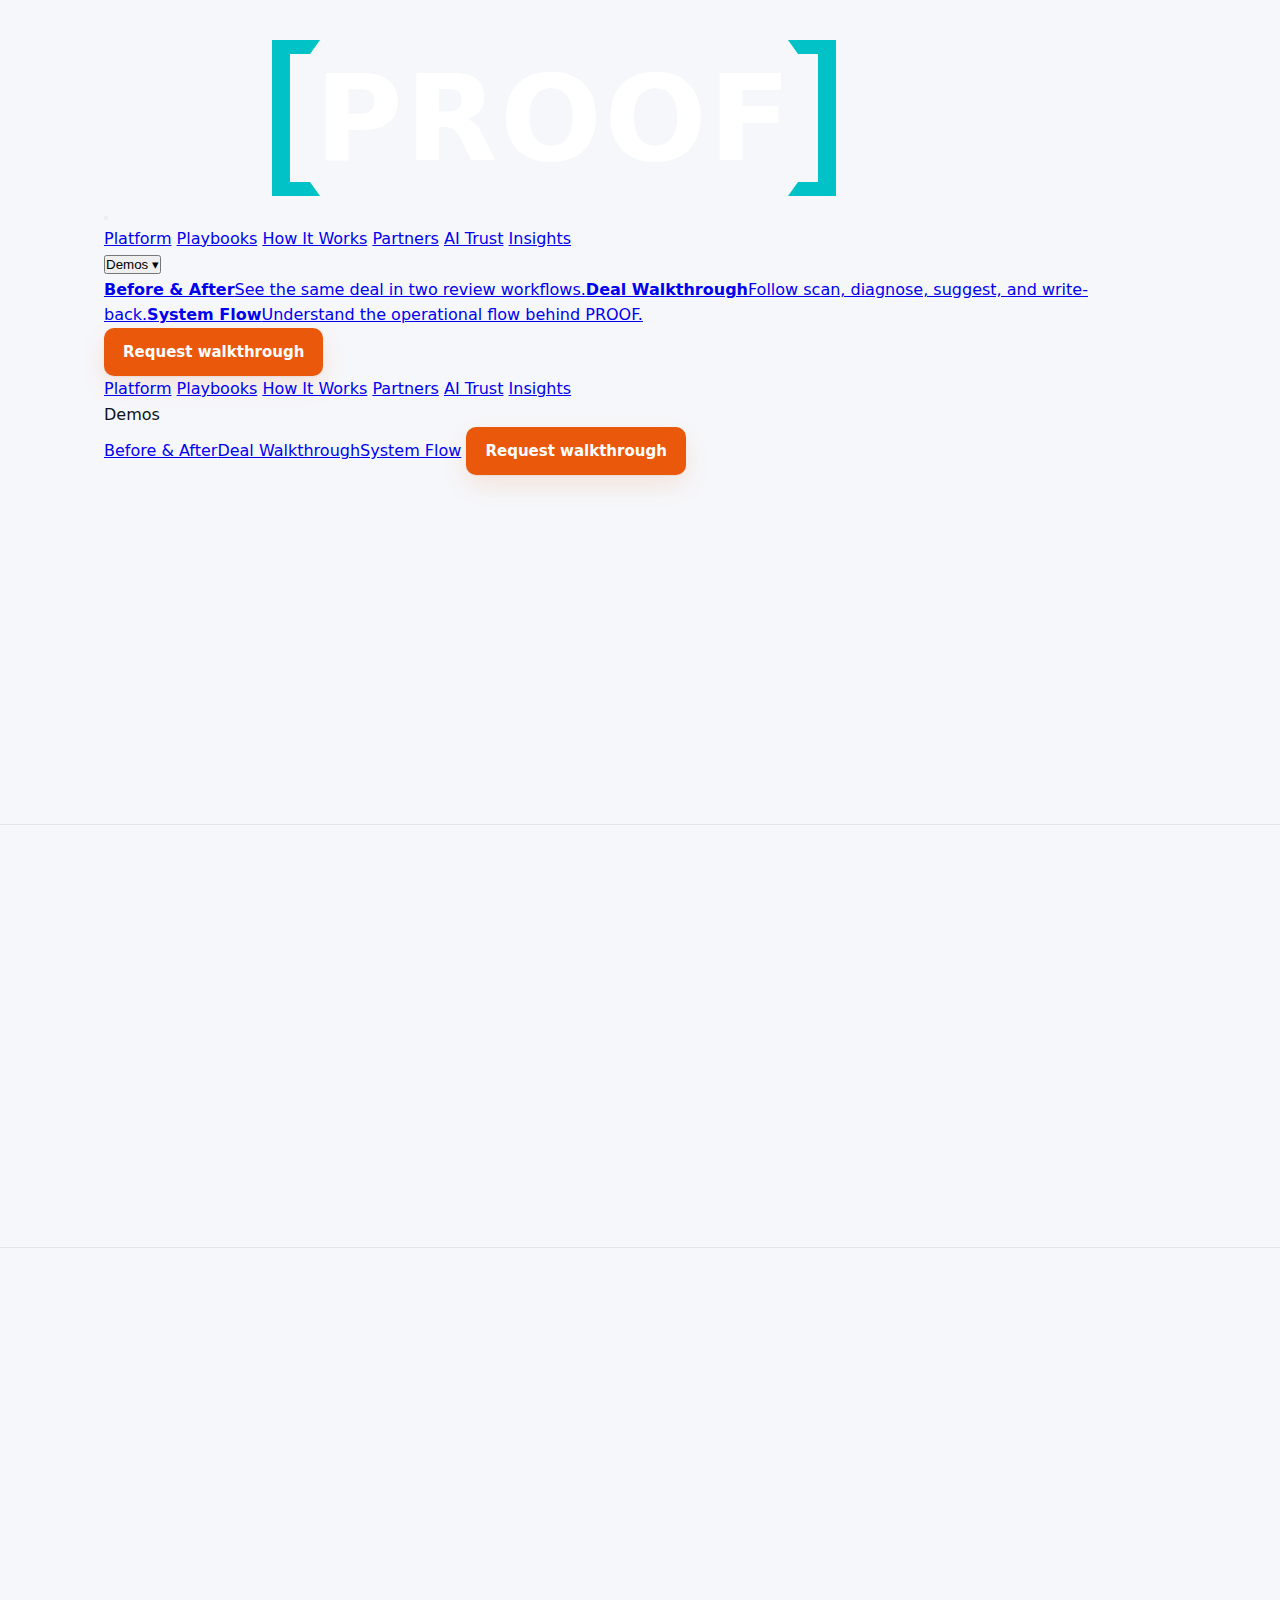
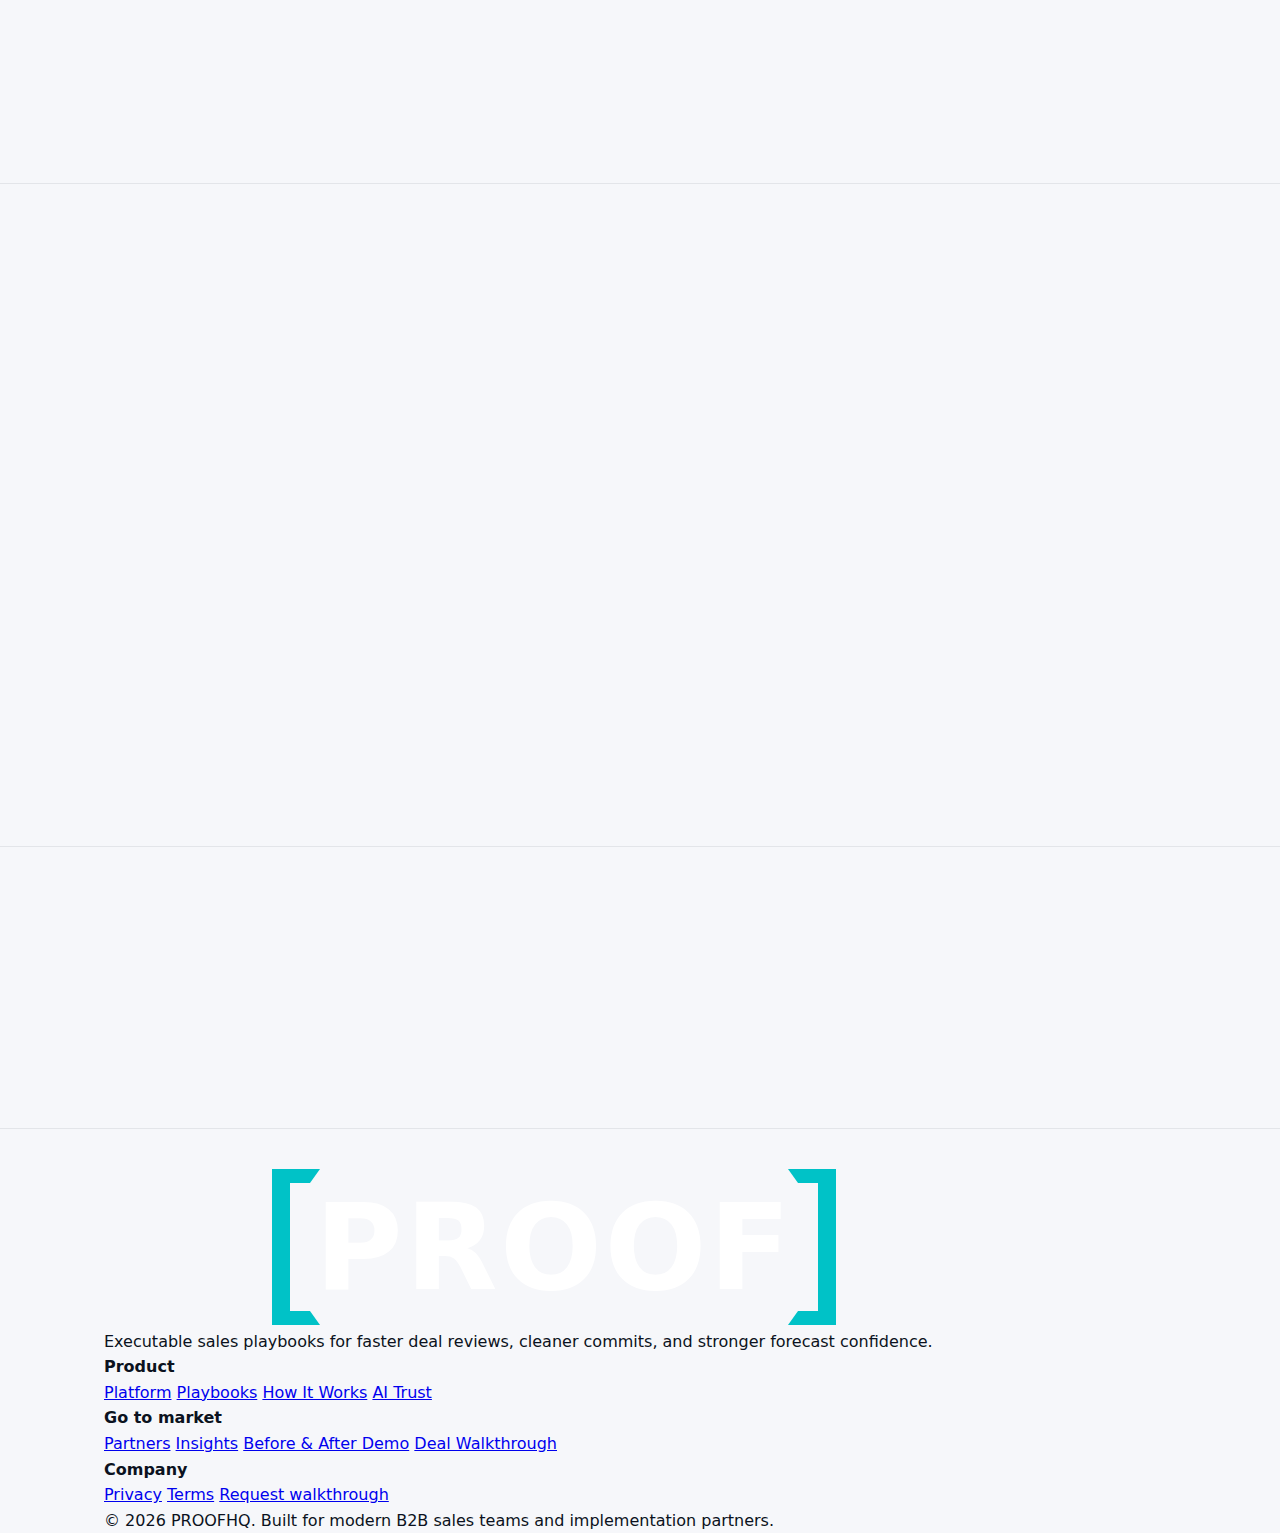
<file: platform.html>
<!DOCTYPE html>
<html lang="en">
<head>
  <meta charset="UTF-8" />
  <meta name="viewport" content="width=device-width, initial-scale=1.0" />
  <title>PROOF Platform — executable sales playbooks in workflow</title>
  <meta name="description" content="See how PROOF handles evidence standards, deal review packs, commit validation, stage enforcement, and pattern intelligence." />
  <link rel="canonical" href="https://www.proofhq.io/platform" />
  <meta name="robots" content="index, follow" />
  <meta property="og:site_name" content="PROOF" />
  <meta property="og:type" content="website" />
  <meta property="og:title" content="PROOF Platform — executable sales playbooks in workflow" />
  <meta property="og:description" content="See how PROOF handles evidence standards, deal review packs, commit validation, stage enforcement, and pattern intelligence." />
  <meta property="og:url" content="https://www.proofhq.io/platform" />
  <meta property="og:image" content="https://www.proofhq.io/og/platform.svg" />
  <meta name="twitter:card" content="summary_large_image" />
  <meta name="twitter:title" content="PROOF Platform — executable sales playbooks in workflow" />
  <meta name="twitter:description" content="See how PROOF handles evidence standards, deal review packs, commit validation, stage enforcement, and pattern intelligence." />
  <meta name="twitter:image" content="https://www.proofhq.io/og/platform.svg" />
  <link rel="icon" type="image/svg+xml" href="/favicon.svg" />
  <link rel="manifest" href="/manifest.webmanifest" />
  <link rel="preconnect" href="https://fonts.googleapis.com" />
  <link rel="preconnect" href="https://fonts.gstatic.com" crossorigin />
  <link href="https://fonts.googleapis.com/css2?family=Inter:wght@400;500;600;700;800&display=swap" rel="stylesheet" />
  <link rel="stylesheet" href="/styles.css" />
  <script type="application/ld+json">{"@context": "https://schema.org", "@type": "WebPage", "name": "PROOF Platform \u2014 executable sales playbooks in workflow", "description": "See how PROOF handles evidence standards, deal review packs, commit validation, stage enforcement, and pattern intelligence.", "url": "https://www.proofhq.io/platform"}</script>
</head>
<body>

<header class="site-header" id="top">
  <div class="container nav-wrap">
    <a class="brand" href="/" aria-label="PROOF home"><img src="/logo-light.svg" alt="PROOF" class="brand-logo" /></a>
    <button class="nav-toggle" aria-expanded="false" aria-controls="site-nav" aria-label="Open navigation"><span></span><span></span><span></span></button>
    <nav class="site-nav" id="site-nav" aria-label="Primary navigation">
      <a href="/platform" class="active">Platform</a>
          <a href="/playbooks" class="">Playbooks</a>
          <a href="/how-it-works" class="">How It Works</a>
          <a href="/partners" class="">Partners</a>
          <a href="/ai-trust" class="">AI Trust</a>
          <a href="/blog" class="">Insights</a>
      <div class="dropdown ">
        <button class="dropdown-toggle" type="button" aria-haspopup="true" aria-expanded="false">Demos <span>▾</span></button>
        <div class="dropdown-menu"><a href="/before-after" class="dropdown-link"><strong>Before & After</strong><span>See the same deal in two review workflows.</span></a><a href="/walkthrough" class="dropdown-link"><strong>Deal Walkthrough</strong><span>Follow scan, diagnose, suggest, and write-back.</span></a><a href="/system-flow" class="dropdown-link"><strong>System Flow</strong><span>Understand the operational flow behind PROOF.</span></a></div>
      </div>
    </nav>
    <div class="nav-cta"><a class="btn btn-primary" href="/#request">Request walkthrough</a></div>
  </div>
  <div class="mobile-nav" id="mobile-nav">
    <div class="container mobile-nav-inner">
      <a href="/platform" class="active">Platform</a>
            <a href="/playbooks" class="">Playbooks</a>
            <a href="/how-it-works" class="">How It Works</a>
            <a href="/partners" class="">Partners</a>
            <a href="/ai-trust" class="">AI Trust</a>
            <a href="/blog" class="">Insights</a>
      <div class="mobile-subhead">Demos</div>
      <a href="/before-after" class="mobile-sub-link">Before & After</a><a href="/walkthrough" class="mobile-sub-link">Deal Walkthrough</a><a href="/system-flow" class="mobile-sub-link">System Flow</a>
      <a class="btn btn-primary mobile-cta" href="/#request">Request walkthrough</a>
    </div>
  </div>
</header>
<main>
<section class="page-intro section">
  <div class="container reveal">
    <span class="eyebrow">Platform</span>
    <h1>Evidence standards, deal review packs, and commit validation — in workflow.</h1>
    <p class="lead">PROOF gives teams an operational layer that connects CRM data, email signals, calendar activity, and voice notes to your playbook — so evidence is assembled automatically and gaps surface before the review.</p>
    <div class="kpi-strip"><span>What ships in May</span><span>Direct + partner-ready</span><span>Configured to your methodology</span></div>
  </div>
</section>
<section class="section muted-band">
  <div class="container feature-grid reveal">
    <article class="feature-card"><h3>Evidence standards</h3><p>Define what counts as proof per stage, lens, or methodology criterion.</p></article>
    <article class="feature-card"><h3>Early risk detection</h3><p>Surface weak qualification, contradiction patterns, and missing proof before review time.</p></article>
    <article class="feature-card"><h3>Stage enforcement</h3><p>Gate progression when the evidence is not there or route overrides through a visible process.</p></article>
    <article class="feature-card"><h3>Deal review pack</h3><p>Prepare the deal context, evidence state, and next best proof for manager reviews.</p></article>
    <article class="feature-card"><h3>Pattern intelligence</h3><p>Show repeat failure modes across deals, reps, stages, or partner deployments.</p></article>
  </div>
</section>
<section class="section">
  <div class="container grid-2">
    <div class="reveal"><span class="eyebrow">Outputs</span><h2>Turn deal signals into outputs people can actually use.</h2><p class="lead">The platform is designed around usable outputs rather than generic scoring: inspection cards, review packs, commit validation, warnings, and next best proof.</p><ul class="check-list" style="margin-top:20px;"><li>Review packs for managers and leaders</li><li>Inspection cards against the configured standard</li><li>Commit validation before forecast time</li><li>Warnings and gaps tied to evidence state</li><li>Next best proof to move the deal forward</li></ul></div>
    <div class="hero-proof reveal"><div class="mock-head"><span>Inspection output</span><span class="mock-pill">Manager view</span></div><div class="mock-panel"><div class="mock-row"><span class="mock-label">Evidence quality</span><span class="mock-state state-ok">High</span></div><div class="mock-row"><span class="mock-label">Confidence drift</span><span class="mock-state state-risk">Watch</span></div><div class="mock-row"><span class="mock-label">Override history</span><span class="mock-state state-ok">Tracked</span></div><div class="mock-row"><span class="mock-label">Next best proof</span><span class="mock-state">Map buying group</span></div></div></div>
  </div>
</section>
<section class="section muted-band">
  <div class="container reveal h-center text-col"><span class="eyebrow">Integrations</span><h2>Connect CRM, email, calendar, and conversation data in one place.</h2><p class="lead">PROOF ingests evidence from the systems your team already uses. CRM structured data, email engagement signals, calendar meeting patterns, voice notes, and team notifications — all feeding the same evidence engine.</p><div class="logo-row" style="justify-content:center;"><span class="logo-chip">Salesforce</span><span class="logo-chip">HubSpot</span><span class="logo-chip">Google Workspace</span><span class="logo-chip">Microsoft 365</span><span class="logo-chip">Slack</span><span class="logo-chip">Teams</span><span class="logo-chip">Voice-to-CRM</span></div>
    <div class="grid-3" style="margin-top:28px;">
      <article class="card"><h3>CRM</h3><p>Bi-directional sync with Salesforce and HubSpot. Stage changes, deal fields, contacts, and activity records flow into the evidence engine automatically.</p></article>
      <article class="card"><h3>Email &amp; calendar</h3><p>Google Workspace and Microsoft 365 provide engagement signals: who emailed whom, response patterns, meeting participants, and scheduling activity. Metadata only — PROOF never reads email content.</p></article>
      <article class="card"><h3>Notifications &amp; voice</h3><p>Push deal alerts, exception notifications, and review prompts to Slack or Teams. Capture rep updates via Voice-to-CRM without opening the CRM.</p></article>
    </div>
  </div>
</section>
<section class="section">
  <div class="container quote-box reveal"><span class="eyebrow">Launching May 2026</span><h3>Executable playbooks, review support, inspection logic, commit validation, and a partner-ready configuration layer.</h3><p>PROOF ships with Salesforce, HubSpot, Google Workspace, Microsoft 365, Slack, and Teams integrations from day one — ready for direct teams and partner-led deployments.</p></div>
</section>
</main>
<footer class="site-footer">
  <div class="container footer-grid">
    <div>
      <a class="brand footer-brand" href="/"><img src="/logo-light.svg" alt="PROOF" class="brand-logo" /></a>
      <p class="footer-copy">Executable sales playbooks for faster deal reviews, cleaner commits, and stronger forecast confidence.</p>
    </div>
    <div>
      <h4>Product</h4>
      <a href="/platform">Platform</a>
      <a href="/playbooks">Playbooks</a>
      <a href="/how-it-works">How It Works</a>
      <a href="/ai-trust">AI Trust</a>
    </div>
    <div>
      <h4>Go to market</h4>
      <a href="/partners">Partners</a>
      <a href="/blog">Insights</a>
      <a href="/before-after">Before &amp; After Demo</a>
      <a href="/walkthrough">Deal Walkthrough</a>
    </div>
    <div>
      <h4>Company</h4>
      <a href="/privacy">Privacy</a>
      <a href="/terms">Terms</a>
      <a href="/#request">Request walkthrough</a>
    </div>
  </div>
  <div class="container footer-bottom">
    <p>© 2026 PROOFHQ. Built for modern B2B sales teams and implementation partners.</p>
  </div>
</footer>
<script src="/script.js"></script></body></html>
</file>
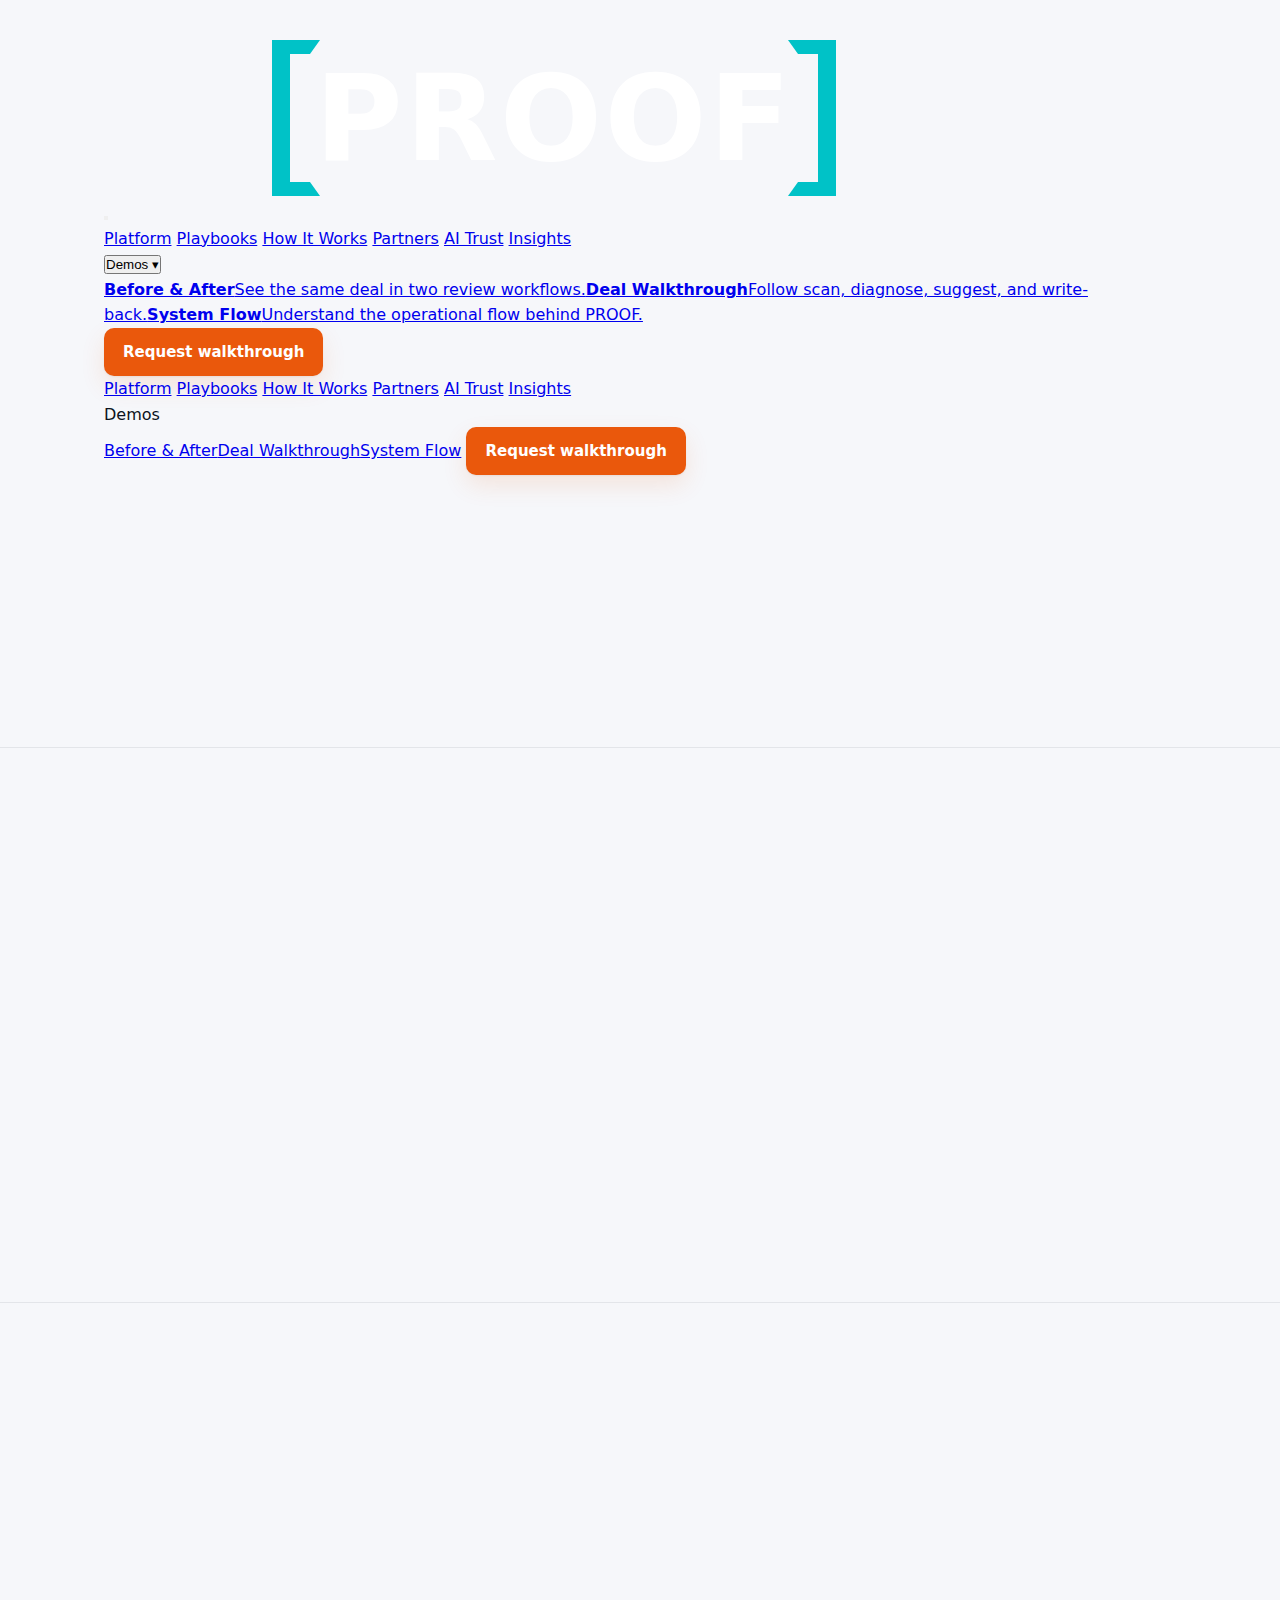
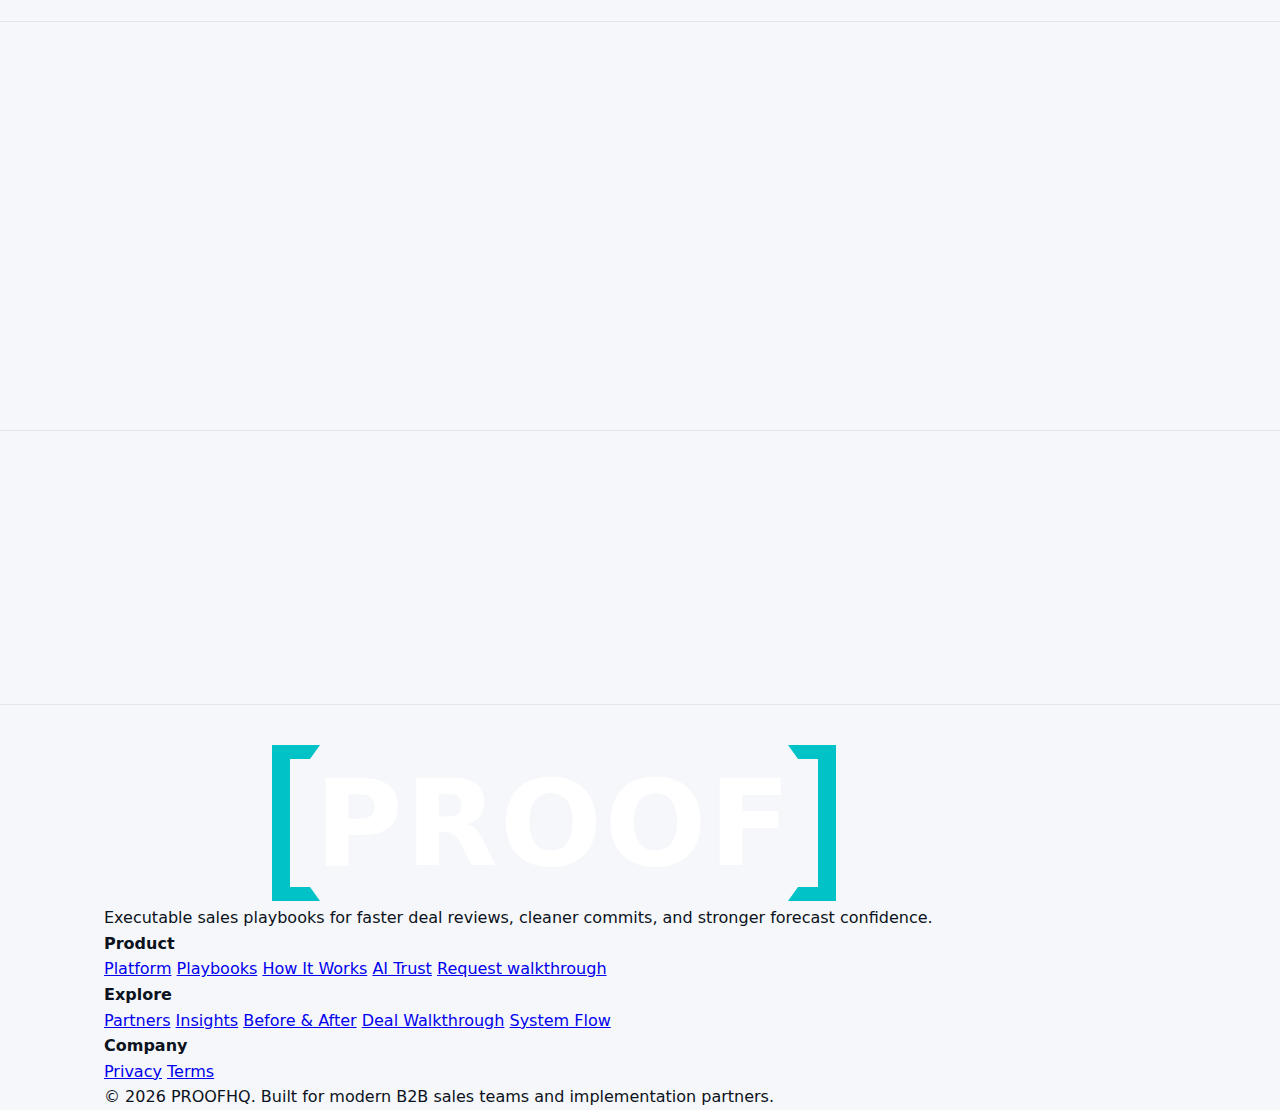
<file: playbooks.html>
<!DOCTYPE html>
<html lang="en">
<head>
  <meta charset="UTF-8" />
  <meta name="viewport" content="width=device-width, initial-scale=1.0" />
  <title>PROOF Playbooks — turn methodology into workflow</title>
  <meta name="description" content="PROOF helps teams turn qualification, inspection, and coaching standards into executable playbooks." />
  <link rel="canonical" href="https://www.proofhq.io/playbooks" />
  <meta name="robots" content="index, follow" />
  <meta property="og:site_name" content="PROOF" />
  <meta property="og:type" content="website" />
  <meta property="og:title" content="PROOF Playbooks — turn methodology into workflow" />
  <meta property="og:description" content="PROOF helps teams turn qualification, inspection, and coaching standards into executable playbooks." />
  <meta property="og:url" content="https://www.proofhq.io/playbooks" />
  <meta property="og:image" content="https://www.proofhq.io/og/playbooks.svg" />
  <meta name="twitter:card" content="summary_large_image" />
  <meta name="twitter:title" content="PROOF Playbooks — turn methodology into workflow" />
  <meta name="twitter:description" content="PROOF helps teams turn qualification, inspection, and coaching standards into executable playbooks." />
  <meta name="twitter:image" content="https://www.proofhq.io/og/playbooks.svg" />
  <link rel="icon" type="image/svg+xml" href="/favicon.svg" />
  <link rel="manifest" href="/manifest.webmanifest" />
  <link rel="preconnect" href="https://fonts.googleapis.com" />
  <link rel="preconnect" href="https://fonts.gstatic.com" crossorigin />
  <link href="https://fonts.googleapis.com/css2?family=Inter:wght@400;500;600;700;800&display=swap" rel="stylesheet" />
  <link rel="stylesheet" href="/styles.css" />
  <script type="application/ld+json">{"@context": "https://schema.org", "@type": "WebPage", "name": "PROOF Playbooks \u2014 turn methodology into workflow", "description": "PROOF helps teams turn qualification, inspection, and coaching standards into executable playbooks.", "url": "https://www.proofhq.io/playbooks"}</script>
</head>
<body>

<header class="site-header" id="top">
  <div class="container nav-wrap">
    <a class="brand" href="/" aria-label="PROOF home"><img src="/logo-light.svg" alt="PROOF" class="brand-logo" /></a>
    <button class="nav-toggle" aria-expanded="false" aria-controls="site-nav" aria-label="Open navigation"><span></span><span></span><span></span></button>
    <nav class="site-nav" id="site-nav" aria-label="Primary navigation">
      <a href="/platform" class="">Platform</a>
          <a href="/playbooks" class="active">Playbooks</a>
          <a href="/how-it-works" class="">How It Works</a>
          <a href="/partners" class="">Partners</a>
          <a href="/ai-trust" class="">AI Trust</a>
          <a href="/blog" class="">Insights</a>
      <div class="dropdown ">
        <button class="dropdown-toggle" type="button" aria-haspopup="true" aria-expanded="false">Demos <span>▾</span></button>
        <div class="dropdown-menu"><a href="/before-after" class="dropdown-link"><strong>Before & After</strong><span>See the same deal in two review workflows.</span></a><a href="/walkthrough" class="dropdown-link"><strong>Deal Walkthrough</strong><span>Follow scan, diagnose, suggest, and write-back.</span></a><a href="/system-flow" class="dropdown-link"><strong>System Flow</strong><span>Understand the operational flow behind PROOF.</span></a></div>
      </div>
    </nav>
    <div class="nav-cta"><a class="btn btn-primary" href="/#request">Request walkthrough</a></div>
  </div>
  <div class="mobile-nav" id="mobile-nav">
    <div class="container mobile-nav-inner">
      <a href="/platform" class="">Platform</a>
            <a href="/playbooks" class="active">Playbooks</a>
            <a href="/how-it-works" class="">How It Works</a>
            <a href="/partners" class="">Partners</a>
            <a href="/ai-trust" class="">AI Trust</a>
            <a href="/blog" class="">Insights</a>
      <div class="mobile-subhead">Demos</div>
      <a href="/before-after" class="mobile-sub-link">Before & After</a><a href="/walkthrough" class="mobile-sub-link">Deal Walkthrough</a><a href="/system-flow" class="mobile-sub-link">System Flow</a>
      <a class="btn btn-primary mobile-cta" href="/#request">Request walkthrough</a>
    </div>
  </div>
</header>
<main>
<section class="page-intro section">
  <div class="container reveal">
    <span class="eyebrow">Playbooks</span>
    <h1>Turn methodology into workflow.</h1>
    <p class="lead">Most teams already have a playbook. PROOF makes it operational — across qualification, inspection, coaching, and commit readiness.</p>
  </div>
</section>

<section class="section muted-band">
  <div class="container signature-grid">
    <div class="reveal">
      <span class="eyebrow">Three execution layers</span>
      <h2>Qualification, inspection, and coaching should use the same operating logic.</h2>
      <p class="lead">Most teams teach methodology once, then rely on memory and manager interpretation. PROOF configures it inside the workflow so the playbook becomes part of how the team actually works.</p>
    </div>
    <div class="playbook-builder reveal">
      <div class="mock-head"><span>Playbook Builder</span><span class="inline-tag">Methodology-aware</span></div>
      <div class="builder-block"><h3>Qualification</h3><div class="builder-item"><span>Metrics quantified</span><span class="tag req">Required</span></div><div class="builder-item"><span>Champion mobilised</span><span class="tag req">Required</span></div><div class="builder-item"><span>Paper process documented</span><span class="tag req">Required</span></div></div>
      <div class="builder-block"><h3>Inspection</h3><div class="builder-item"><span>Manager review prompts</span><span class="tag gate">Live</span></div><div class="builder-item"><span>Override reasons visible</span><span class="tag gate">Tracked</span></div></div>
      <div class="builder-block"><h3>Coaching</h3><div class="builder-item"><span>Lens-specific coaching cues</span><span class="tag req">Enabled</span></div><div class="builder-item"><span>Next best proof prompts</span><span class="tag gate">Ready</span></div></div>
    </div>
  </div>
</section>

<section class="section">
  <div class="container reveal" style="margin-top:8px;">
    <div class="capability-grid">
      <article class="capability-card"><div class="capability-dot"></div><h3>Qualification</h3><p>Make MEDDIC, your own stage model, or a custom playbook usable in live deals — not just in training.</p></article>
      <article class="capability-card"><div class="capability-dot"></div><h3>Inspection</h3><p>Standardise how managers and leaders assess deal quality so reviews become more repeatable.</p></article>
      <article class="capability-card"><div class="capability-dot"></div><h3>Coaching</h3><p>Use the same operating logic across rep development, review prep, and commit readiness.</p></article>
    </div>
  </div>
</section>

<section class="section muted-band">
  <div class="container grid-2">
    <div class="reveal">
      <span class="eyebrow">Methodology support</span>
      <h2>Built around the playbooks teams already use.</h2>
      <p class="lead">Configure PROOF around MEDDIC-style approaches, internal stage definitions, inspection criteria, and partner-led rollout motions.</p>
    </div>
    <div class="reveal card">
      <ul class="check-list">
        <li>MEDDIC and MEDDPICC-style qualification</li>
        <li>Custom stage gates and commit rules</li>
        <li>Inspection prompts for managers and leaders</li>
        <li>Coaching standards for rep development</li>
        <li>Partner-led configuration and deployment</li>
      </ul>
    </div>
  </div>
</section>

<section class="section">
  <div class="container quote-box reveal">
    <h3>Your team already has a playbook. PROOF is what makes it run.</h3>
    <p>Configure your methodology once. Connect CRM, email, and calendar evidence. Run qualification, inspection, coaching, and commit validation in the daily workflow.</p>
    <div class="button-row"><a class="btn btn-primary" href="/#request">Request a walkthrough</a><a class="btn btn-secondary" href="/partners">Explore the partner model</a></div>
  </div>
</section>
</main>
<footer class="site-footer">
  <div class="container footer-grid">
    <div>
      <a class="brand footer-brand" href="/"><img src="/logo-light.svg" alt="PROOF" class="brand-logo" /></a>
      <p class="footer-copy">Executable sales playbooks for faster deal reviews, cleaner commits, and stronger forecast confidence.</p>
    </div>
    <div>
      <h4>Product</h4>
      <a href="/platform">Platform</a>
      <a href="/playbooks">Playbooks</a>
      <a href="/how-it-works">How It Works</a>
      <a href="/ai-trust">AI Trust</a>
      <a href="/#request">Request walkthrough</a>
    </div>
    <div>
      <h4>Explore</h4>
      <a href="/partners">Partners</a>
      <a href="/blog">Insights</a>
      <a href="/before-after">Before &amp; After</a>
      <a href="/walkthrough">Deal Walkthrough</a>
      <a href="/system-flow">System Flow</a>
    </div>
    <div>
      <h4>Company</h4>
      <a href="/privacy">Privacy</a>
      <a href="/terms">Terms</a>
    </div>
  </div>
  <div class="container footer-bottom">
    <p>© 2026 PROOFHQ. Built for modern B2B sales teams and implementation partners.</p>
  </div>
</footer>
<script src="/script.js"></script></body></html>
</file>
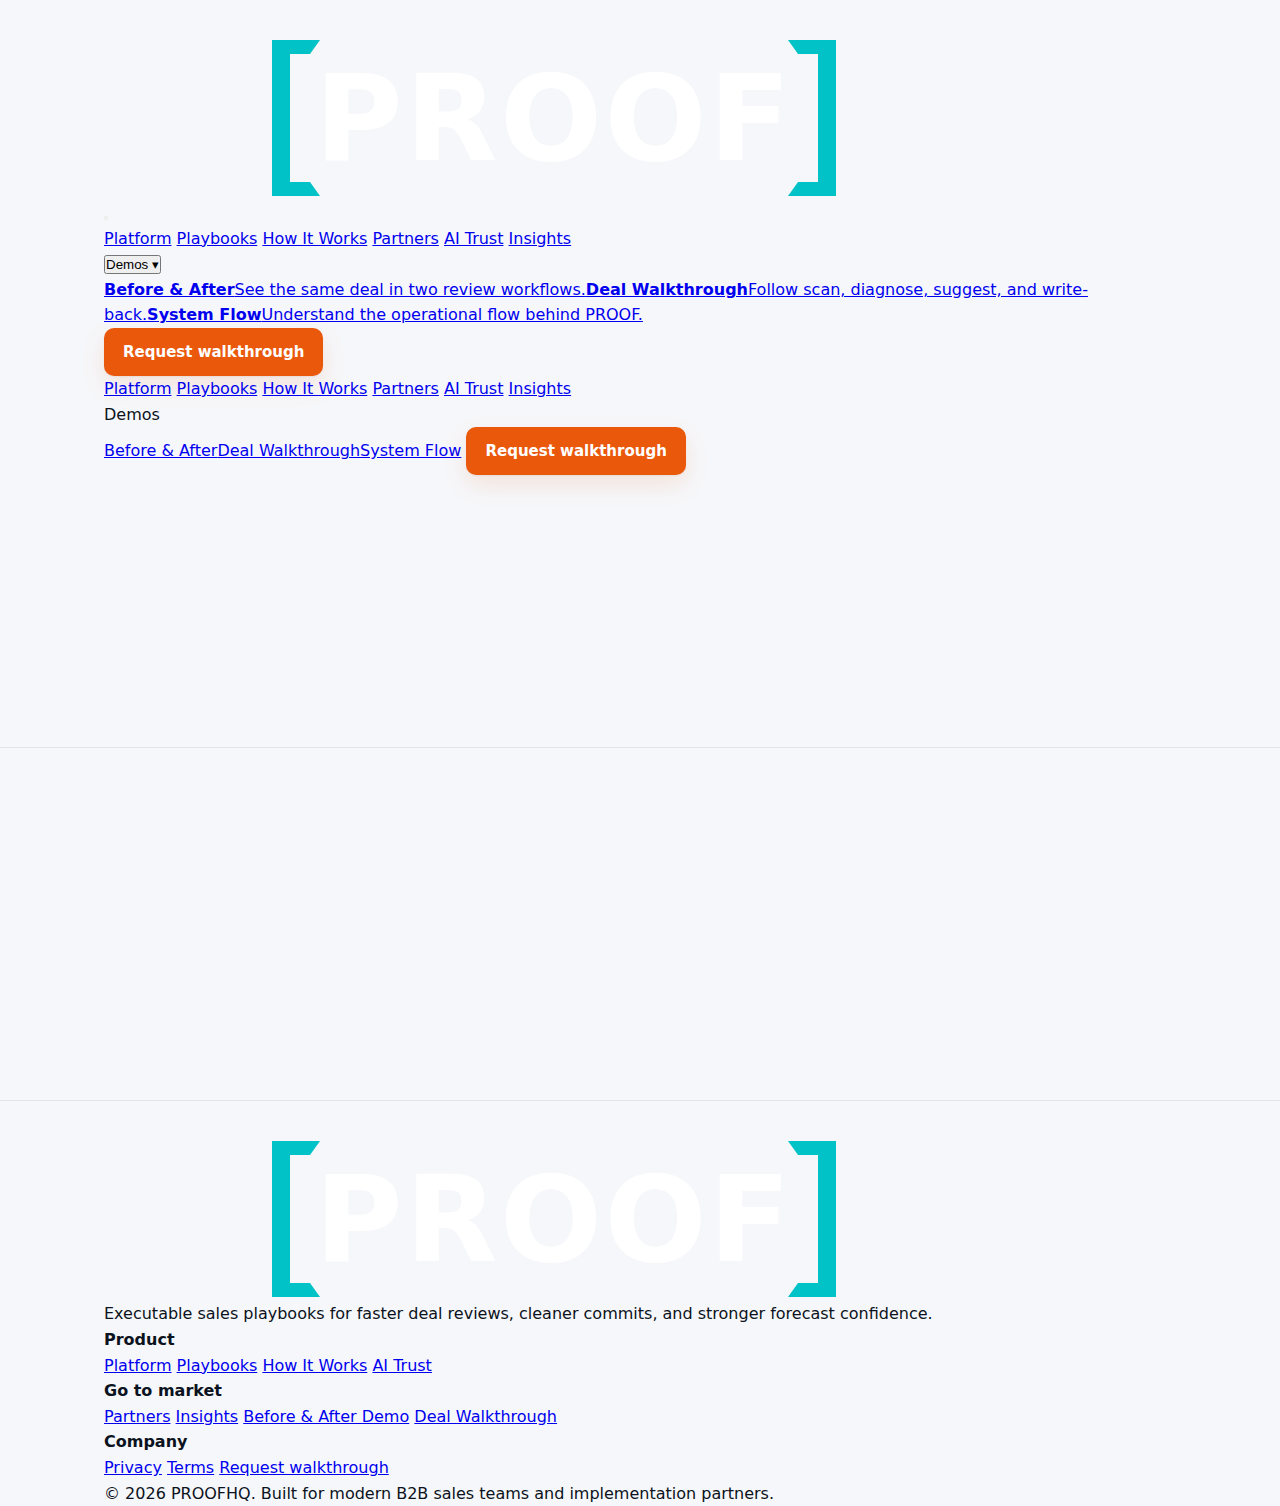
<file: privacy.html>
<!DOCTYPE html>
<html lang="en">
<head>
  <meta charset="UTF-8" />
  <meta name="viewport" content="width=device-width, initial-scale=1.0" />
  <title>PROOF Privacy</title>
  <meta name="description" content="Starter privacy page for the PROOF launch pack." />
  <link rel="canonical" href="https://www.proofhq.io/privacy" />
  <meta name="robots" content="index, follow" />
  <meta property="og:site_name" content="PROOF" />
  <meta property="og:type" content="website" />
  <meta property="og:title" content="PROOF Privacy" />
  <meta property="og:description" content="Starter privacy page for the PROOF launch pack." />
  <meta property="og:url" content="https://www.proofhq.io/privacy" />
  <meta property="og:image" content="https://www.proofhq.io/og/privacy.svg" />
  <meta name="twitter:card" content="summary_large_image" />
  <meta name="twitter:title" content="PROOF Privacy" />
  <meta name="twitter:description" content="Starter privacy page for the PROOF launch pack." />
  <meta name="twitter:image" content="https://www.proofhq.io/og/privacy.svg" />
  <link rel="icon" type="image/svg+xml" href="/favicon.svg" />
  <link rel="manifest" href="/manifest.webmanifest" />
  <link rel="preconnect" href="https://fonts.googleapis.com" />
  <link rel="preconnect" href="https://fonts.gstatic.com" crossorigin />
  <link href="https://fonts.googleapis.com/css2?family=Inter:wght@400;500;600;700;800&display=swap" rel="stylesheet" />
  <link rel="stylesheet" href="/styles.css" />
  <script type="application/ld+json">{"@context": "https://schema.org", "@type": "WebPage", "name": "PROOF Privacy", "description": "Starter privacy page for the PROOF launch pack.", "url": "https://www.proofhq.io/privacy"}</script>
</head>
<body>

<header class="site-header" id="top">
  <div class="container nav-wrap">
    <a class="brand" href="/" aria-label="PROOF home"><img src="/logo-light.svg" alt="PROOF" class="brand-logo" /></a>
    <button class="nav-toggle" aria-expanded="false" aria-controls="site-nav" aria-label="Open navigation"><span></span><span></span><span></span></button>
    <nav class="site-nav" id="site-nav" aria-label="Primary navigation">
      <a href="/platform" class="">Platform</a>
          <a href="/playbooks" class="">Playbooks</a>
          <a href="/how-it-works" class="">How It Works</a>
          <a href="/partners" class="">Partners</a>
          <a href="/ai-trust" class="">AI Trust</a>
          <a href="/blog" class="">Insights</a>
      <div class="dropdown ">
        <button class="dropdown-toggle" type="button" aria-haspopup="true" aria-expanded="false">Demos <span>▾</span></button>
        <div class="dropdown-menu"><a href="/before-after" class="dropdown-link"><strong>Before & After</strong><span>See the same deal in two review workflows.</span></a><a href="/walkthrough" class="dropdown-link"><strong>Deal Walkthrough</strong><span>Follow scan, diagnose, suggest, and write-back.</span></a><a href="/system-flow" class="dropdown-link"><strong>System Flow</strong><span>Understand the operational flow behind PROOF.</span></a></div>
      </div>
    </nav>
    <div class="nav-cta"><a class="btn btn-primary" href="/#request">Request walkthrough</a></div>
  </div>
  <div class="mobile-nav" id="mobile-nav">
    <div class="container mobile-nav-inner">
      <a href="/platform" class="">Platform</a>
            <a href="/playbooks" class="">Playbooks</a>
            <a href="/how-it-works" class="">How It Works</a>
            <a href="/partners" class="">Partners</a>
            <a href="/ai-trust" class="">AI Trust</a>
            <a href="/blog" class="">Insights</a>
      <div class="mobile-subhead">Demos</div>
      <a href="/before-after" class="mobile-sub-link">Before & After</a><a href="/walkthrough" class="mobile-sub-link">Deal Walkthrough</a><a href="/system-flow" class="mobile-sub-link">System Flow</a>
      <a class="btn btn-primary mobile-cta" href="/#request">Request walkthrough</a>
    </div>
  </div>
</header>
<main>
<section class="page-intro section"><div class="container reveal"><span class="eyebrow">Privacy</span><h1>Privacy starter page.</h1><p class="lead">This launch pack includes a starter privacy page so the site is structurally ready for Vercel. You should replace or review this text with legal counsel before going live.</p></div></section>
<section class="section muted-band"><div class="container text-col reveal"><h2>What this starter version covers</h2><ul class="check-list" style="margin-top:22px;"><li>Basic collection of information you submit through forms</li><li>Use of information for contact, product updates, and partner conversations</li><li>Reference to service providers used for hosting and analytics</li><li>Contact route for privacy questions</li></ul><p style="margin-top:20px;">Replace this page with your final legal language before public launch.</p></div></section>
</main>
<footer class="site-footer">
  <div class="container footer-grid">
    <div>
      <a class="brand footer-brand" href="/"><img src="/logo-light.svg" alt="PROOF" class="brand-logo" /></a>
      <p class="footer-copy">Executable sales playbooks for faster deal reviews, cleaner commits, and stronger forecast confidence.</p>
    </div>
    <div>
      <h4>Product</h4>
      <a href="/platform">Platform</a>
      <a href="/playbooks">Playbooks</a>
      <a href="/how-it-works">How It Works</a>
      <a href="/ai-trust">AI Trust</a>
    </div>
    <div>
      <h4>Go to market</h4>
      <a href="/partners">Partners</a>
      <a href="/blog">Insights</a>
      <a href="/before-after">Before &amp; After Demo</a>
      <a href="/walkthrough">Deal Walkthrough</a>
    </div>
    <div>
      <h4>Company</h4>
      <a href="/privacy">Privacy</a>
      <a href="/terms">Terms</a>
      <a href="/#request">Request walkthrough</a>
    </div>
  </div>
  <div class="container footer-bottom">
    <p>© 2026 PROOFHQ. Built for modern B2B sales teams and implementation partners.</p>
  </div>
</footer>
<script src="/script.js"></script></body></html>
</file>
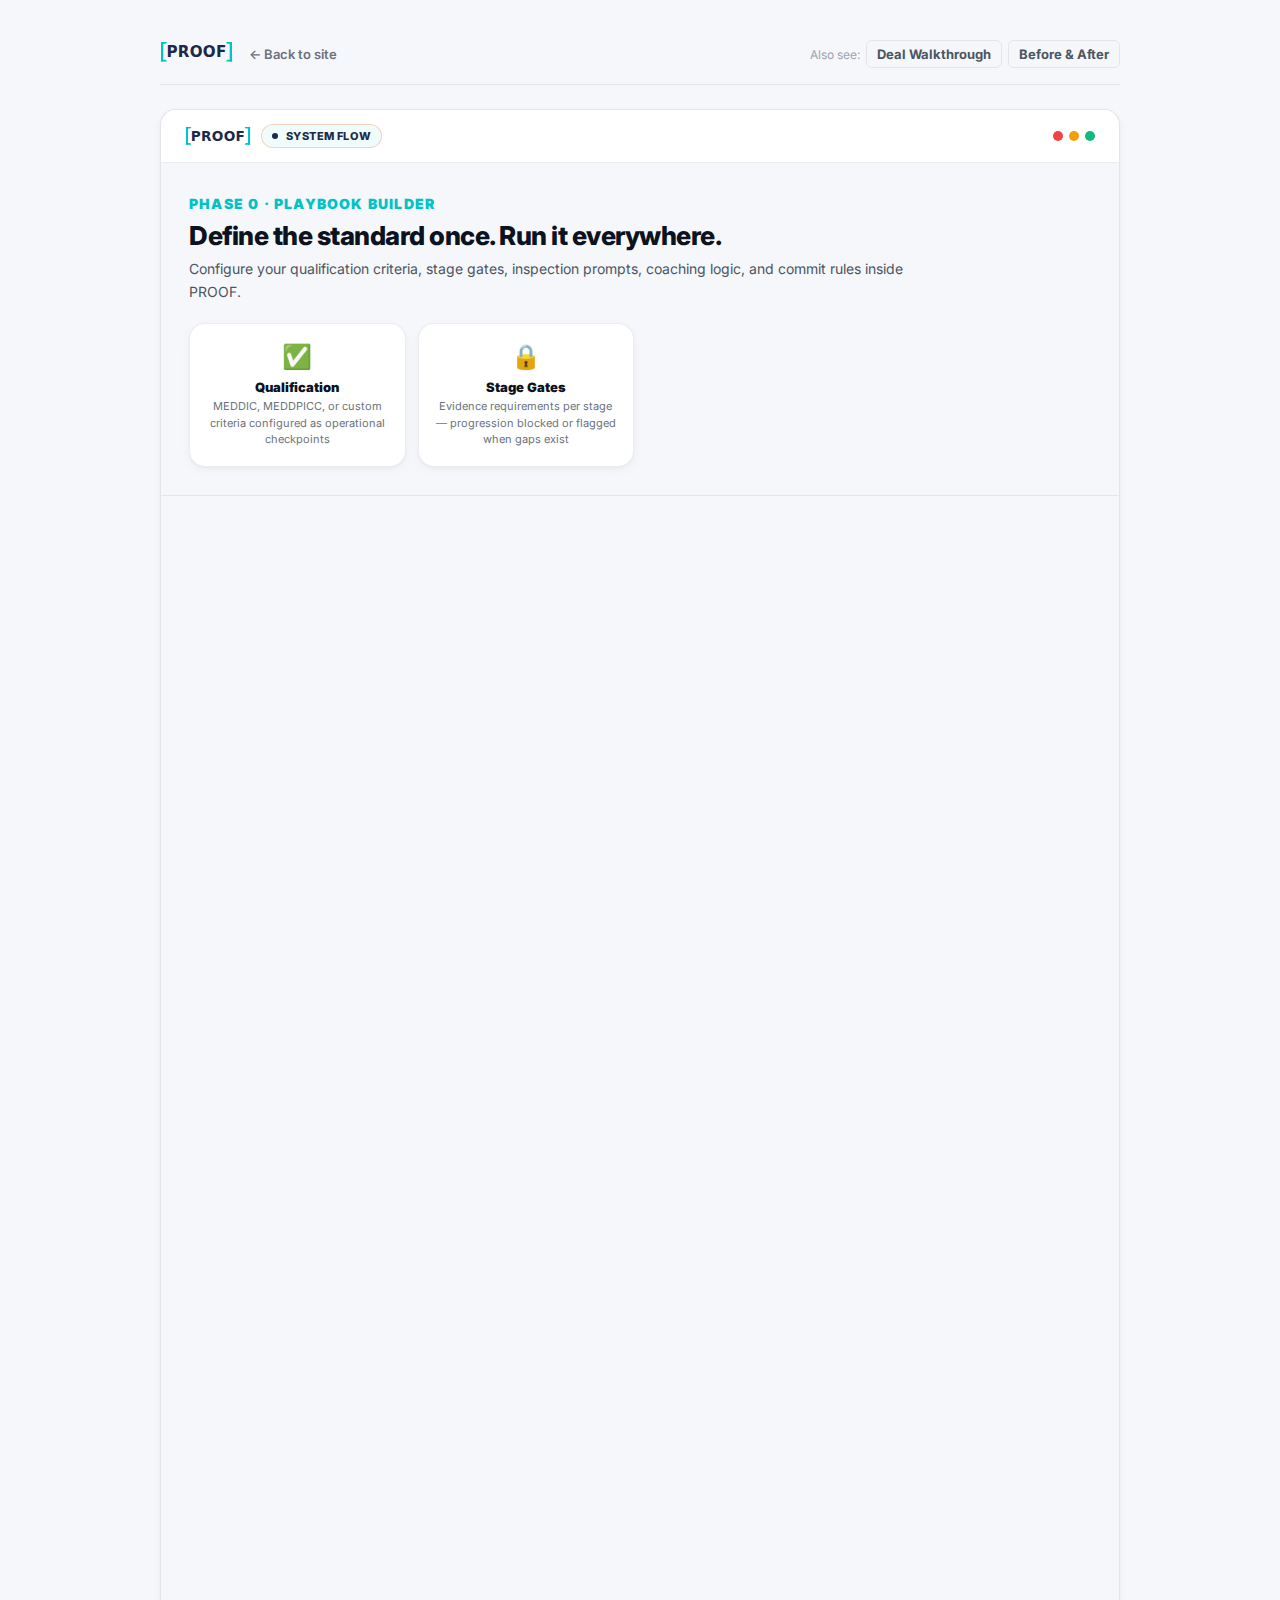
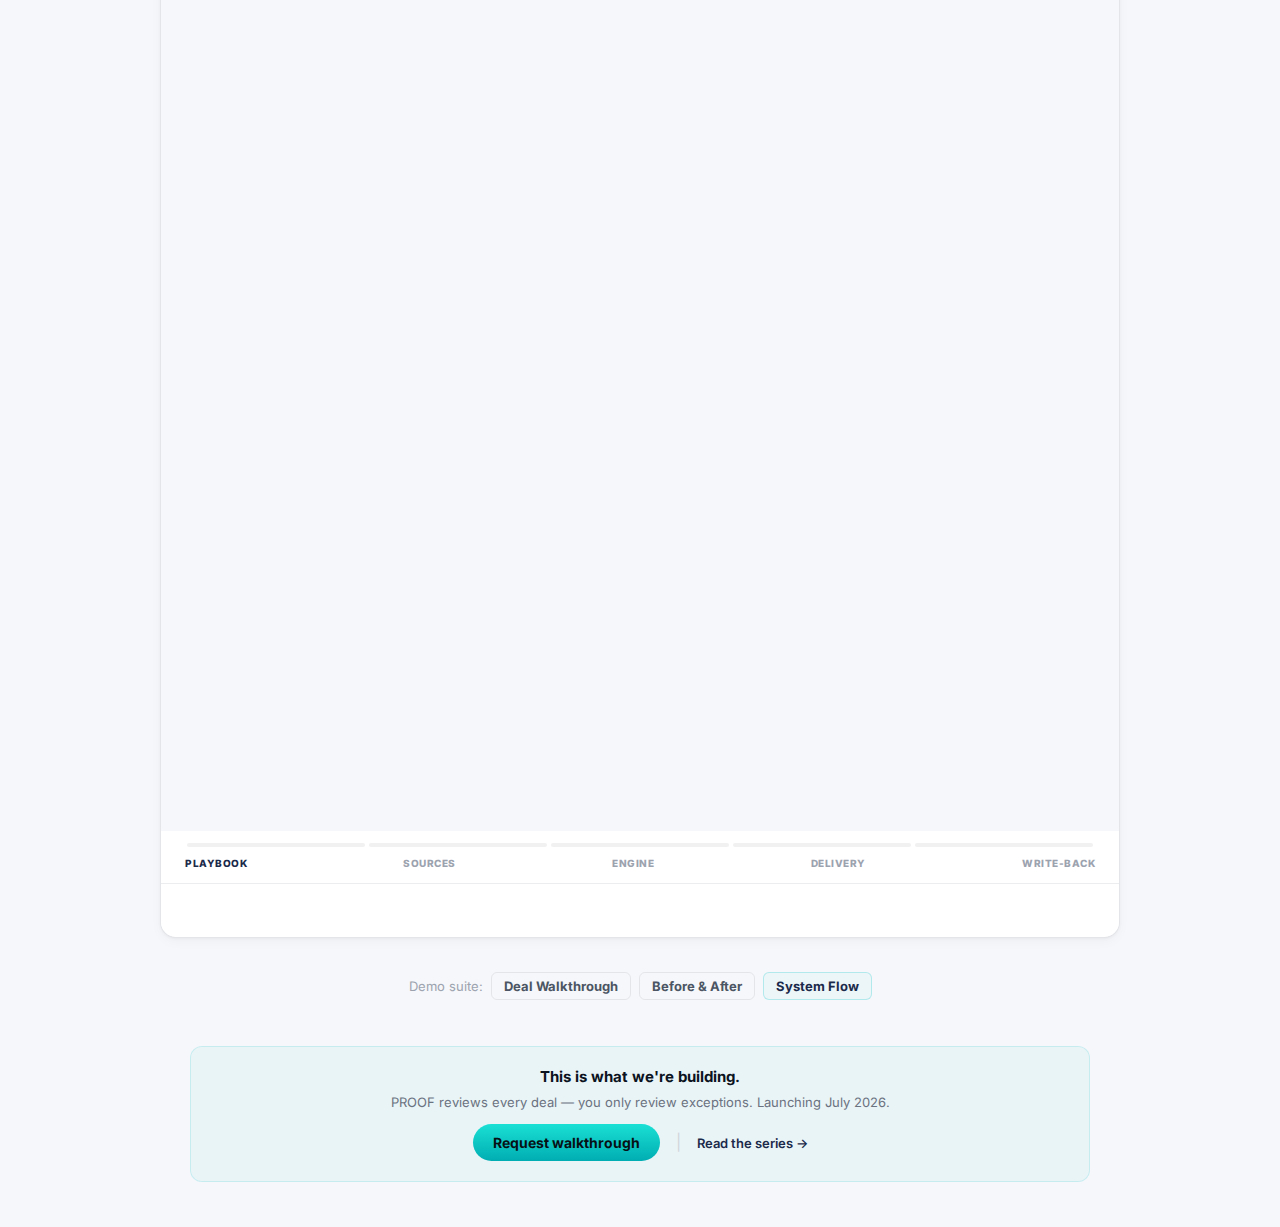
<file: system-flow.html>
<!DOCTYPE html>
<html lang="en">
<head>
<meta charset="UTF-8">
<meta name="viewport" content="width=device-width, initial-scale=1.0">
<title>PROOF — How the System Works</title>
<link rel="preconnect" href="https://fonts.googleapis.com">
<link rel="preconnect" href="https://fonts.gstatic.com" crossorigin>
<link href="https://fonts.googleapis.com/css2?family=Inter:wght@400;500;600;700;800&display=swap" rel="stylesheet">
<style>
/* ══════════════════════════════════════════
   PROOF Design System (from styles.css)
   ══════════════════════════════════════════ */
:root {
  --bg: #F6F7FA;
  --bg-raised: #FFFFFF;
  --bg-card: #FFFFFF;
  --bg-card-hover: #F3F4F6;
  --bg-code: #1B1D24;
  --border: rgba(17,24,39,.08);
  --border-md: rgba(17,24,39,.14);
  --border-accent: rgba(249,115,22,.28);
  --text: #0B1220;
  --text-mid: #4B5563;
  --text-dim: #6B7280;
  --text-faint: #9CA3AF;
  --accent: #1B2A4A;
  --accent-light: #00C2C7;
  --accent-glow: rgba(0,194,199,.10);
  --accent-bg: rgba(0,194,199,.06);
  --accent-text: #9A3412;
  --blue: #1D4ED8;
  --blue-bg: rgba(29,78,216,.06);
  --green: #047857;
  --green-bg: rgba(4,120,87,.06);
  --red: #B91C1C;
  --red-bg: rgba(185,28,28,.06);
  --amber: #B45309;
  --amber-bg: rgba(180,83,9,.06);
  --purple: #7C3AED;
  --purple-bg: rgba(124,58,237,.06);
  --cyan: #0891B2;
  --cyan-bg: rgba(8,145,178,.06);
  --font-display: 'Inter', sans-serif;
  --font-body: 'Inter', -apple-system, system-ui, sans-serif;
  --font-mono: 'DM Mono', monospace;
  --r: 16px;
  --sh: 0 1px 3px rgba(0,0,0,.04), 0 4px 12px rgba(0,0,0,.03);
  --sh-h: 0 2px 8px rgba(0,0,0,.06), 0 8px 24px rgba(0,0,0,.05);
}

* { box-sizing: border-box; margin: 0; padding: 0; }

.sf-container {
  font-family: var(--font-body);
  background: var(--bg);
  border-radius: var(--r);
  overflow: hidden;
  max-width: 960px;
  margin: 0 auto;
  border: 1px solid var(--border);
  box-shadow: var(--sh);
}

/* ── Top bar ── */
.sf-topbar {
  display: flex;
  align-items: center;
  justify-content: space-between;
  padding: 14px 24px;
  background: var(--bg-raised);
  border-bottom: 1px solid var(--border);
}
.sf-topbar-left { display: flex; align-items: center; gap: 10px; }
.sf-logo {
  font-family: 'Inter', sans-serif;
  font-weight: 800;
  font-size: 20px;
  color: var(--text);
  letter-spacing: -0.6px;
}
.sf-logo-dot { color: var(--accent-light); }
.sf-badge {
  display: inline-flex;
  align-items: center;
  gap: 8px;
  padding: 4px 10px;
  border: 1px solid var(--border-accent);
  border-radius: 999px;
  background: var(--accent-bg);
  color: #1B2A4A;
  font-size: 11px;
  font-weight: 800;
  letter-spacing: .4px;
  text-transform: uppercase;
}
.sf-badge-dot {
  width: 6px; height: 6px; border-radius: 50%;
  background: var(--accent);
  animation: sfPulse 2.5s infinite;
}
@keyframes sfPulse {
  0%, 100% { opacity: .4; }
  50% { opacity: 1; }
}

/* ── Phase sections ── */
.sf-phase {
  padding: 32px 28px 28px;
  border-bottom: 1px solid var(--border);
  opacity: 0;
  transform: translateY(10px);
  transition: opacity 0.5s ease, transform 0.5s ease;
}
.sf-phase.visible {
  opacity: 1;
  transform: translateY(0);
}
.sf-phase-raised { background: var(--bg-raised); }

.sf-label {
  font-size: 14px;
  font-weight: 900;
  letter-spacing: 1.2px;
  text-transform: uppercase;
  margin-bottom: 8px;
  display: block;
}
.sf-title {
  font-family: 'Inter', sans-serif;
  font-size: clamp(20px, 2.5vw, 26px);
  font-weight: 800;
  line-height: 1.2;
  letter-spacing: -0.5px;
  color: var(--text);
  margin-bottom: 6px;
}
.sf-desc {
  font-size: 14px;
  color: var(--text-mid);
  line-height: 1.65;
  max-width: 720px;
  margin-bottom: 20px;
}

/* ── Source cards ── */
.sf-sources {
  display: grid;
  grid-template-columns: repeat(4, 1fr);
  gap: 12px;
}
.sf-source {
  padding: 18px 14px;
  border: 1px solid var(--border);
  border-radius: var(--r);
  background: var(--bg-card);
  box-shadow: var(--sh);
  text-align: center;
  transition: all .25s;
  opacity: 0;
  transform: translateY(8px);
}
.sf-source.show {
  opacity: 1;
  transform: translateY(0);
}
.sf-source:hover { background: var(--bg-card-hover); border-color: var(--border-md); box-shadow: var(--sh-h); }
.sf-source-icon { font-size: 24px; margin-bottom: 8px; display: block; }
.sf-source-name { font-size: 13px; font-weight: 900; color: var(--text); margin-bottom: 3px; }
.sf-source-detail { font-size: 11px; color: var(--text-dim); line-height: 1.5; }

/* ── Flow connector ── */
.sf-connector {
  display: flex;
  align-items: center;
  justify-content: center;
  padding: 4px 0;
  background: var(--bg);
  opacity: 0;
  transition: opacity 0.4s;
}
.sf-connector.visible { opacity: 1; }
.sf-connector-line {
  width: 2px;
  height: 20px;
  background: linear-gradient(to bottom, transparent, var(--accent-light));
  position: relative;
}
.sf-connector-line::after {
  content: '▼';
  position: absolute;
  bottom: -8px;
  left: 50%;
  transform: translateX(-50%);
  font-size: 8px;
  color: var(--accent-light);
}

/* ── Sync pulse ── */
.sf-sync {
  display: flex;
  align-items: center;
  gap: 8px;
  margin-top: 16px;
  padding: 8px 12px;
  background: var(--accent-bg);
  border: 1px solid var(--border-accent);
  border-radius: 8px;
  opacity: 0;
  transition: opacity 0.4s;
}
.sf-sync.show { opacity: 1; }
.sf-sync-dot {
  width: 6px; height: 6px; border-radius: 50%;
  background: var(--accent);
  animation: sfPulse 1.5s infinite;
}
.sf-sync-text {
  font-family: var(--font-mono);
  font-size: 11px;
  color: var(--accent-text);
}

/* ── Engine cards ── */
.sf-engine-grid {
  display: grid;
  grid-template-columns: repeat(3, 1fr);
  gap: 12px;
}
.sf-engine {
  padding: 20px 16px;
  border: 1px solid var(--border);
  border-radius: var(--r);
  background: var(--bg-card);
  box-shadow: var(--sh);
  transition: all .25s;
  opacity: 0;
  transform: translateY(8px);
}
.sf-engine.show { opacity: 1; transform: translateY(0); }
.sf-engine:hover { background: var(--bg-card-hover); box-shadow: var(--sh-h); }
.sf-engine-num {
  font-family: var(--font-mono);
  font-size: 11px;
  color: var(--text-faint);
  margin-bottom: 6px;
}
.sf-engine h3 { font-size: 14px; font-weight: 900; margin-bottom: 6px; color: var(--text); }
.sf-engine p { font-size: 12px; color: var(--text-mid); line-height: 1.6; }
.sf-engine-stat {
  font-family: var(--font-mono);
  font-size: 11px;
  color: #1B2A4A;
  margin-top: 10px;
  padding-top: 10px;
  border-top: 1px solid var(--border);
  font-weight: 500;
}

/* ── Persona cards ── */
.sf-personas {
  display: grid;
  grid-template-columns: repeat(4, 1fr);
  gap: 12px;
}
.sf-persona {
  padding: 20px 16px;
  border: 1px solid var(--border);
  border-radius: var(--r);
  background: var(--bg-card);
  box-shadow: var(--sh);
  transition: all .3s;
  opacity: 0;
  transform: translateY(8px);
  position: relative;
  overflow: hidden;
}
.sf-persona.show { opacity: 1; transform: translateY(0); }
.sf-persona:hover { box-shadow: var(--sh-h); }
.sf-persona-bar {
  position: absolute;
  top: 0; left: 0; right: 0;
  height: 3px;
}
.sf-persona-icon { font-size: 22px; margin-bottom: 8px; display: block; }
.sf-persona-role {
  font-size: 12px;
  font-weight: 900;
  text-transform: uppercase;
  letter-spacing: 0.6px;
  margin-bottom: 12px;
}
.sf-persona-list {
  list-style: none;
  display: flex;
  flex-direction: column;
  gap: 0;
}
.sf-persona-li {
  display: flex;
  align-items: flex-start;
  gap: 8px;
  padding: 6px 0;
  border-top: 1px solid var(--border);
  font-size: 12px;
  color: var(--text-mid);
  line-height: 1.5;
}
.sf-persona-li:first-child { border-top: none; }
.sf-persona-arrow {
  font-weight: 800;
  flex-shrink: 0;
  margin-top: 1px;
  font-size: 11px;
}
.sf-persona-quote {
  margin-top: 12px;
  padding: 10px 12px;
  border-radius: 10px;
  font-size: 12px;
  font-weight: 600;
  font-style: italic;
  line-height: 1.5;
  opacity: 0;
  transition: opacity 0.5s;
}
.sf-persona-quote.show { opacity: 1; }

/* ── Write-back flow ── */
.sf-wb-grid {
  display: grid;
  grid-template-columns: repeat(4, 1fr);
  gap: 12px;
}
.sf-wb-step {
  padding: 18px 14px;
  border: 1px solid var(--border);
  border-radius: var(--r);
  background: var(--bg-card);
  box-shadow: var(--sh);
  text-align: center;
  opacity: 0;
  transform: translateY(8px);
  transition: all 0.4s;
}
.sf-wb-step.show { opacity: 1; transform: translateY(0); }
.sf-wb-num {
  font-family: 'Inter', sans-serif;
  font-size: 22px;
  font-weight: 800;
  color: #1B2A4A;
  margin-bottom: 4px;
}
.sf-wb-step h3 { font-size: 13px; font-weight: 900; margin-bottom: 4px; }
.sf-wb-step p { font-size: 11px; color: var(--text-mid); line-height: 1.5; }

.sf-audit {
  margin-top: 16px;
  padding: 14px 16px;
  background: var(--green-bg);
  border: 1px solid rgba(4,120,87,.15);
  border-radius: 12px;
  font-family: var(--font-mono);
  font-size: 11px;
  color: var(--text-mid);
  line-height: 1.7;
  opacity: 0;
  transition: opacity 0.4s;
}
.sf-audit.show { opacity: 1; }
.sf-audit strong { color: var(--green); font-weight: 500; }

/* ── Callout (PROOF signature) ── */
.sf-callout {
  margin-top: 16px;
  padding: 16px 20px;
  border: 1px solid var(--border-accent);
  background: rgba(0,194,199,.04);
  border-radius: 14px;
  opacity: 0;
  transition: opacity 0.4s;
}
.sf-callout.show { opacity: 1; }
.sf-callout strong {
  display: block;
  font-size: 12px;
  letter-spacing: .4px;
  text-transform: uppercase;
  color: #1B2A4A;
  margin-bottom: 4px;
}
.sf-callout p {
  font-size: 15px;
  font-weight: 700;
  color: var(--text);
  line-height: 1.5;
}

/* ── Progress bar ── */
.sf-progress {
  display: flex;
  gap: 0;
  padding: 12px 24px 6px;
  background: var(--bg-raised);
}
.sf-prog-seg {
  flex: 1;
  height: 4px;
  background: rgba(17,24,39,.06);
  border-radius: 2px;
  margin: 0 2px;
  overflow: hidden;
  cursor: pointer;
}
.sf-prog-fill {
  height: 100%;
  width: 0;
  background: var(--accent);
  border-radius: 2px;
}
.sf-prog-seg.done .sf-prog-fill { width: 100%; transition: width 0.3s; }
.sf-prog-seg.current .sf-prog-fill { animation: sfFillBar 5s linear forwards; }
@keyframes sfFillBar { from { width: 0; } to { width: 100%; } }

.sf-prog-labels {
  display: flex;
  justify-content: space-between;
  padding: 4px 24px 14px;
  background: var(--bg-raised);
}
.sf-prog-label {
  font-size: 10px;
  font-weight: 800;
  text-transform: uppercase;
  letter-spacing: .5px;
  color: var(--text-faint);
  cursor: pointer;
  transition: color 0.2s;
}
.sf-prog-label.active { color: #1B2A4A; }
.sf-prog-label.done { color: var(--text-dim); }

/* ── Replay ── */
.sf-footer-controls {
  display: flex;
  justify-content: flex-end;
  align-items: center;
  padding: 10px 24px;
  background: var(--bg-raised);
  border-top: 1px solid var(--border);
  gap: 10px;
}
.sf-replay {
  /* In-footer button (prevents overlap on small heights) */
  display: inline-flex;
  align-items: center;
  justify-content: center;
  font-size: 12px;
  font-weight: 800;
  color: #1B2A4A;
  background: var(--accent-bg);
  border: 1px solid var(--border-accent);
  padding: 8px 16px;
  border-radius: 10px;
  cursor: pointer;
  font-family: var(--font-body);
  opacity: 0;
  pointer-events: none;
  transition: all 0.3s;
  white-space: nowrap;
}
.sf-replay.show { opacity: 1; pointer-events: auto; }
.sf-replay:hover { background: rgba(0,194,199,0.05); transform: translateY(-1px); box-shadow: 0 4px 12px rgba(0,194,199,.12); }

/* ── Mobile ── */
@media (max-width: 800px) {
  .sf-sources { grid-template-columns: repeat(2, 1fr); }
  .sf-engine-grid { grid-template-columns: 1fr; }
  .sf-personas { grid-template-columns: repeat(2, 1fr); }
  .sf-wb-grid { grid-template-columns: repeat(2, 1fr); }
  .sf-phase { padding: 24px 18px 20px; }
}
@media (max-width: 480px) {
  .sf-sources { grid-template-columns: 1fr 1fr; }
  .sf-personas { grid-template-columns: 1fr; }
  .sf-wb-grid { grid-template-columns: 1fr 1fr; }
}
</style>
</head>
<body style="background: #F6F7FA; padding: 40px 16px;">

<style>
.demo-nav {
  max-width: 960px; margin: 0 auto 24px; padding: 0 0 16px;
  display: flex; align-items: center; justify-content: space-between;
  border-bottom: 1px solid rgba(17,24,39,.08);
  font-family: 'Inter', system-ui, sans-serif;
  flex-wrap: wrap; gap: 10px;
}
.demo-nav-left {
  display: flex; align-items: center; gap: 16px;
}
.demo-nav-logo {
  font-family: 'Inter', sans-serif;
  font-weight: 800; font-size: 18px; color: #0B1220;
  text-decoration: none; letter-spacing: -.4px;
}
.demo-nav-logo .dot { color: #1B2A4A; }
.demo-nav-back {
  font-size: 13px; font-weight: 600; color: #6B7280;
  text-decoration: none; transition: color .2s;
}
.demo-nav-back:hover { color: #1B2A4A; }
.demo-nav-right {
  display: flex; align-items: center; gap: 6px;
  font-size: 12px; color: #9CA3AF;
}
.demo-nav-link {
  font-size: 13px; font-weight: 700; color: #4B5563;
  text-decoration: none; padding: 5px 10px; border-radius: 6px;
  border: 1px solid rgba(17,24,39,.08); transition: all .15s;
}
.demo-nav-link:hover { color: #1B2A4A; border-color: rgba(0,194,199,.25); background: rgba(0,194,199,0.05); }
@media (max-width: 600px) {
  .demo-nav { flex-direction: column; align-items: flex-start; }
}
</style>

<div class="demo-nav">
  <div class="demo-nav-left">
    <a href="/" class="demo-nav-logo"><img src="/logo-dark.svg" alt="PROOF" style="height:22px;width:auto;" /></a>
    <a href="/" class="demo-nav-back">&larr; Back to site</a>
  </div>
  <div class="demo-nav-right">
    <span>Also see:</span>
    <a href="/walkthrough" class="demo-nav-link">Deal Walkthrough</a><a href="/before-after" class="demo-nav-link">Before & After</a>
  </div>
</div>


<div class="sf-container" id="sysFlow" style="position:relative;">
  <!-- Top bar -->
  <div class="sf-topbar">
    <div class="sf-topbar-left">
      <img src="/logo-dark.svg" alt="PROOF" style="height:20px;width:auto;" />
      <span class="sf-badge"><span class="sf-badge-dot"></span> System Flow</span>
    </div>
    <div style="display:flex;gap:6px;">
      <div class="sys-dot" style="width:10px;height:10px;border-radius:50%;background:#EF4444;"></div>
      <div class="sys-dot" style="width:10px;height:10px;border-radius:50%;background:#F59E0B;"></div>
      <div class="sys-dot" style="width:10px;height:10px;border-radius:50%;background:#10B981;"></div>
    </div>
  </div>

  <!-- PHASE 0: Playbook Builder -->
  <div class="sf-phase" id="phase0">
    <div class="sf-label" style="color: var(--teal, #00C2C7);">Phase 0 · Playbook Builder</div>
    <div class="sf-title">Define the standard once. Run it everywhere.</div>
    <div class="sf-desc">Configure your qualification criteria, stage gates, inspection prompts, coaching logic, and commit rules inside PROOF.</div>

    <div class="sf-sources">
      <div class="sf-source" data-delay="300">
        <span class="sf-source-icon">✅</span>
        <div class="sf-source-name">Qualification</div>
        <div class="sf-source-detail">MEDDIC, MEDDPICC, or custom criteria configured as operational checkpoints</div>
      </div>
      <div class="sf-source" data-delay="600">
        <span class="sf-source-icon">🔒</span>
        <div class="sf-source-name">Stage Gates</div>
        <div class="sf-source-detail">Evidence requirements per stage — progression blocked or flagged when gaps exist</div>
      </div>
      <div class="sf-source" data-delay="900">
        <span class="sf-source-icon">🔍</span>
        <div class="sf-source-name">Inspection &amp; Coaching</div>
        <div class="sf-source-detail">Review prompts, coaching cues, and manager inspection logic tied to deal evidence</div>
      </div>
      <div class="sf-source" data-delay="1200">
        <span class="sf-source-icon">📊</span>
        <div class="sf-source-name">Commit Rules</div>
        <div class="sf-source-detail">Define what a commit-ready deal looks like before it shapes the forecast</div>
      </div>
    </div>
  </div>

  <div class="sf-connector" id="conn0"><div class="sf-connector-line"></div></div>

  <!-- PHASE 1: Sources -->
  <div class="sf-phase" id="phase1">
    <div class="sf-label" style="color: var(--blue);">Phase 1 · Evidence Sources</div>
    <div class="sf-title">PROOF connects where evidence already lives.</div>
    <div class="sf-desc">No new tools for reps. Start CRM-first, then layer in email, calendar, and voice when ready.</div>

    <div class="sf-sources">
      <div class="sf-source" data-delay="300">
        <span class="sf-source-icon">💾</span>
        <div class="sf-source-name">CRM</div>
        <div class="sf-source-detail">Salesforce or HubSpot — opportunities, contacts, activities, stage history, field changes</div>
      </div>
      <div class="sf-source" data-delay="600">
        <span class="sf-source-icon">📧</span>
        <div class="sf-source-name">Email &amp; Calendar</div>
        <div class="sf-source-detail">Google Workspace or Microsoft 365 — metadata only (sender, timestamps, meeting participants)</div>
      </div>
      <div class="sf-source" data-delay="900">
        <span class="sf-source-icon">🎙️</span>
        <div class="sf-source-name">Voice-to-CRM</div>
        <div class="sf-source-detail">Rep-dictated deal updates mapped to CRM fields. Audio processed and discarded.</div>
      </div>
      <div class="sf-source" data-delay="1200">
        <span class="sf-source-icon">💬</span>
        <div class="sf-source-name">Slack &amp; Teams</div>
        <div class="sf-source-detail">Push deal alerts and review prompts to existing channels. Outbound only.</div>
      </div>
    </div>

    <div class="sf-sync" data-delay="1800">
      <span class="sf-sync-dot"></span>
      <span class="sf-sync-text">Syncing CRM records · email metadata · calendar signals · voice updates</span>
    </div>
  </div>

  <div class="sf-connector" id="conn1"><div class="sf-connector-line"></div></div>

  <!-- PHASE 2: Engine -->
  <div class="sf-phase sf-phase-raised" id="phase2">
    <div class="sf-label" style="color: #1B2A4A;">Phase 2 · Evidence Engine</div>
    <div class="sf-title">Every deal checked against your configured playbook — automatically.</div>
    <div class="sf-desc">PROOF doesn't guess. It verifies whether evidence exists for each stage criteria — then flags what's missing.</div>

    <div class="sf-engine-grid">
      <div class="sf-engine" data-delay="400">
        <div class="sf-engine-num">01</div>
        <h3>Evidence Mapping</h3>
        <p>Maps signals to your stage criteria. MEDDIC, MEDDPICC, or custom — your framework, enforced.</p>
        <div class="sf-engine-stat">6 criteria × ~1,000 deals = ~6,000 checks</div>
      </div>
      <div class="sf-engine" data-delay="700">
        <div class="sf-engine-num">02</div>
        <h3>Gap Detection</h3>
        <p>Diagnostic codes pinpoint failure patterns — not generic "risk scores".</p>
        <div class="sf-engine-stat">142 gaps found across pipeline</div>
      </div>
      <div class="sf-engine" data-delay="1000">
        <div class="sf-engine-num">03</div>
        <h3>Attention Routing</h3>
        <p>Routes only exceptions to humans — with the reason attached. Everyone else: carry on.</p>
        <div class="sf-engine-stat">68 deals need review · 779 verified clean</div>
      </div>
    </div>

    <div class="sf-sync" data-delay="1600">
      <span class="sf-sync-dot"></span>
      <span class="sf-sync-text">Processing complete · 68 exceptions routed · 779 deals passed evidence gate</span>
    </div>
  </div>

  <div class="sf-connector" id="conn2"><div class="sf-connector-line"></div></div>

  <!-- PHASE 3: Personas -->
  <div class="sf-phase" id="phase3">
    <div class="sf-label" style="color: var(--green);">Phase 3 · Delivered to Every Role</div>
    <div class="sf-title">The right evidence, to the right person, at the right time.</div>
    <div class="sf-desc">Each role gets exactly what they need — no dashboards to dig through, no reports to build.</div>

    <div class="sf-personas">
      <!-- Rep -->
      <div class="sf-persona" data-delay="300">
        <div class="sf-persona-bar" style="background: var(--blue);"></div>
        <span class="sf-persona-icon">🎯</span>
        <div class="sf-persona-role" style="color: var(--blue);">Rep</div>
        <ul class="sf-persona-list">
          <li class="sf-persona-li"><span class="sf-persona-arrow" style="color:var(--blue);">→</span> Missing evidence per deal</li>
          <li class="sf-persona-li"><span class="sf-persona-arrow" style="color:var(--blue);">→</span> What's required before next review</li>
          <li class="sf-persona-li"><span class="sf-persona-arrow" style="color:var(--blue);">→</span> Next steps mapped to CRM fields</li>
        </ul>
        <div class="sf-persona-quote" style="background: var(--blue-bg); color: var(--blue);">
          "I know what's needed — no surprise questions in reviews."
        </div>
      </div>

      <!-- Sales Leader -->
      <div class="sf-persona" data-delay="600">
        <div class="sf-persona-bar" style="background: var(--accent);"></div>
        <span class="sf-persona-icon">📋</span>
        <div class="sf-persona-role" style="color: #1B2A4A;">Sales Leader</div>
        <ul class="sf-persona-list">
          <li class="sf-persona-li"><span class="sf-persona-arrow" style="color:var(--accent);">→</span> Exception queue (only deals that need attention)</li>
          <li class="sf-persona-li"><span class="sf-persona-arrow" style="color:var(--accent);">→</span> Evidence-cited Deal Review Pack</li>
          <li class="sf-persona-li"><span class="sf-persona-arrow" style="color:var(--accent);">→</span> Coaching captured once, applied everywhere</li>
        </ul>
        <div class="sf-persona-quote" style="background: var(--accent-bg); color: var(--accent-text);">
          "I review 12 deals instead of 60 — and they're the right 12."
        </div>
      </div>

      <!-- CRO -->
      <div class="sf-persona" data-delay="900">
        <div class="sf-persona-bar" style="background: var(--purple);"></div>
        <span class="sf-persona-icon">📊</span>
        <div class="sf-persona-role" style="color: var(--purple);">CRO / VP Sales</div>
        <ul class="sf-persona-list">
          <li class="sf-persona-li"><span class="sf-persona-arrow" style="color:var(--purple);">→</span> Evidence coverage by stage & quarter</li>
          <li class="sf-persona-li"><span class="sf-persona-arrow" style="color:var(--purple);">→</span> Slippage patterns by team</li>
          <li class="sf-persona-li"><span class="sf-persona-arrow" style="color:var(--purple);">→</span> Defensible pipeline number for board</li>
        </ul>
        <div class="sf-persona-quote" style="background: var(--purple-bg); color: var(--purple);">
          "I can tell the board which pipeline is evidence-backed."
        </div>
      </div>

      <!-- RevOps -->
      <div class="sf-persona" data-delay="1200">
        <div class="sf-persona-bar" style="background: var(--cyan);"></div>
        <span class="sf-persona-icon">⚙️</span>
        <div class="sf-persona-role" style="color: var(--cyan);">RevOps</div>
        <ul class="sf-persona-list">
          <li class="sf-persona-li"><span class="sf-persona-arrow" style="color:var(--cyan);">→</span> Evidence standards by stage</li>
          <li class="sf-persona-li"><span class="sf-persona-arrow" style="color:var(--cyan);">→</span> Compliance without audits</li>
          <li class="sf-persona-li"><span class="sf-persona-arrow" style="color:var(--cyan);">→</span> Full field-change audit trail</li>
        </ul>
        <div class="sf-persona-quote" style="background: var(--cyan-bg); color: var(--cyan);">
          "Standards enforced at scale — without chasing reps."
        </div>
      </div>
    </div>
  </div>

  <div class="sf-connector" id="conn3"><div class="sf-connector-line"></div></div>

  <!-- PHASE 4: Write-back -->
  <div class="sf-phase sf-phase-raised" id="phase4">
    <div class="sf-label" style="color: var(--green);">Phase 4 · Controlled Write-back</div>
    <div class="sf-title">Nothing changes without permission. Everything is logged.</div>
    <div class="sf-desc">PROOF suggests CRM updates based on evidence. Humans confirm. The audit trail writes itself.</div>

    <div class="sf-wb-grid">
      <div class="sf-wb-step" data-delay="300">
        <div class="sf-wb-num">1</div>
        <h3>PROOF Suggests</h3>
        <p>Evidence-cited updates with field-level detail</p>
      </div>
      <div class="sf-wb-step" data-delay="600">
        <div class="sf-wb-num">2</div>
        <h3>Human Confirms</h3>
        <p>Rep or manager reviews, edits, then approves</p>
      </div>
      <div class="sf-wb-step" data-delay="900">
        <div class="sf-wb-num">3</div>
        <h3>CRM Updated</h3>
        <p>Fields written with source attribution</p>
      </div>
      <div class="sf-wb-step" data-delay="1200">
        <div class="sf-wb-num">4</div>
        <h3>Audit Logged</h3>
        <p>Who, what, when, why — immutable record</p>
      </div>
    </div>

    <div class="sf-audit" data-delay="1800">
      <strong>Audit:</strong> 3 fields updated on Meridian Systems · Confirmed by J. Morgan<br>
      <strong>Source:</strong> DL-09 Single Thread Risk, DL-14 Decision Process Undefined<br>
      <strong>Policy:</strong> No silent write-back · No black-box scoring · Evidence-cited only
    </div>

    <div class="sf-callout show" style="margin-top:12px;">
  <strong>Forecast impact</strong>
  <p>Pipeline coverage: <span style="color:var(--green);">78% evidence-backed</span> · Exceptions: <span style="color:var(--amber);">22%</span></p>
</div>
<div class="sf-callout" data-delay="2400">
      <strong>The outcome</strong>
      <p>PROOF reviews every deal — so humans only review exceptions.</p>
    </div>
  </div>

  <!-- Progress -->
  <div class="sf-progress" id="sfProgress">
    <div class="sf-prog-seg current" data-phase="0"><div class="sf-prog-fill"></div></div>
    <div class="sf-prog-seg" data-phase="1"><div class="sf-prog-fill"></div></div>
    <div class="sf-prog-seg" data-phase="2"><div class="sf-prog-fill"></div></div>
    <div class="sf-prog-seg" data-phase="3"><div class="sf-prog-fill"></div></div>
    <div class="sf-prog-seg" data-phase="4"><div class="sf-prog-fill"></div></div>
  </div>
  <div class="sf-prog-labels">
    <span class="sf-prog-label active" data-phase="0">Playbook</span>
    <span class="sf-prog-label" data-phase="1">Sources</span>
    <span class="sf-prog-label" data-phase="2">Engine</span>
    <span class="sf-prog-label" data-phase="3">Delivery</span>
    <span class="sf-prog-label" data-phase="4">Write-back</span>
  </div>

  <div class="sf-footer-controls">
    <button class="sf-replay" id="sfReplay" onclick="startFlow()">↻ Replay</button>
  </div>



</div>

<script>
const PD = 5000;
let cp = 0;
let pt = null;

function showPhase(n) {
  cp = n;
  const phases = document.querySelectorAll('.sf-phase');
  const conns = ['conn0','conn1','conn2','conn3'];

  phases.forEach((p, i) => {
    if (i <= n) p.classList.add('visible');
    else p.classList.remove('visible');
  });
  conns.forEach((id, i) => {
    const el = document.getElementById(id);
    if (el && i < n) el.classList.add('visible');
    else if (el) el.classList.remove('visible');
  });

  const phase = document.getElementById('phase' + n);
  if (!phase) return;

  // Animate children
  phase.querySelectorAll('.sf-source[data-delay], .sf-engine[data-delay], .sf-persona[data-delay], .sf-wb-step[data-delay]').forEach(el => {
    el.classList.remove('show');
    setTimeout(() => {
      el.classList.add('show');
      const q = el.querySelector('.sf-persona-quote');
      if (q) setTimeout(() => q.classList.add('show'), 800);
    }, parseInt(el.dataset.delay));
  });

  phase.querySelectorAll('.sf-sync[data-delay], .sf-audit[data-delay], .sf-callout[data-delay]').forEach(el => {
    el.classList.remove('show');
    setTimeout(() => el.classList.add('show'), parseInt(el.dataset.delay));
  });

  // Progress
  document.querySelectorAll('.sf-prog-seg').forEach((s, i) => {
    s.classList.remove('current', 'done');
    if (i < n) s.classList.add('done');
    if (i === n) s.classList.add('current');
  });
  document.querySelectorAll('.sf-prog-label').forEach((l, i) => {
    l.classList.remove('active', 'done');
    if (i < n) l.classList.add('done');
    if (i === n) l.classList.add('active');
  });

  const replay = document.getElementById('sfReplay');
  if (n === 4) setTimeout(() => replay.classList.add('show'), 3200);
  else replay.classList.remove('show');
}

function nextPhase() {
  if (cp < 4) { cp++; showPhase(cp); pt = setTimeout(nextPhase, PD); }
}

function startFlow() {
  clearTimeout(pt);
  document.getElementById('sfReplay').classList.remove('show');
  document.querySelectorAll('.sf-persona-quote').forEach(q => q.classList.remove('show'));
  document.querySelectorAll('.sf-phase').forEach(p => p.classList.remove('visible'));
  document.querySelectorAll('.sf-connector').forEach(c => c.classList.remove('visible'));
  setTimeout(() => { showPhase(0); pt = setTimeout(nextPhase, PD); }, 150);
}

document.querySelectorAll('.sf-prog-seg, .sf-prog-label').forEach(el => {
  el.addEventListener('click', () => {
    const p = parseInt(el.dataset.phase);
    clearTimeout(pt);
    showPhase(p);
    if (p < 4) pt = setTimeout(nextPhase, PD);
  });
});

startFlow();
</script>


<style>
.demo-cross-links {
  max-width: 960px; margin: 20px auto 0; padding: 14px 0;
  display: flex; align-items: center; justify-content: center; gap: 8px;
  font-family: 'Inter', -apple-system, system-ui, sans-serif;
  font-size: 13px; color: #9CA3AF;
}
.demo-cross-links a {
  font-weight: 700; color: #4B5563; text-decoration: none;
  padding: 5px 12px; border-radius: 6px;
  border: 1px solid rgba(17,24,39,.08); transition: all .15s;
}
.demo-cross-links a:hover { color: #1B2A4A; border-color: rgba(0,194,199,.25); background: rgba(0,194,199,0.05); }
.demo-cross-links a.current { color: #1B2A4A; border-color: rgba(0,194,199,.25); background: rgba(0,194,199,.04); pointer-events: none; }
</style>
<div class="demo-cross-links">
  Demo suite: <a href="/walkthrough">Deal Walkthrough</a>
  <a href="/before-after">Before &amp; After</a>
  <a href="/system-flow" class="current">System Flow</a>
</div>
<!-- Conversion footer -->
<div style="max-width:900px;margin:32px auto 0;padding:20px 28px;background: rgba(0,194,199,0.05);border:1px solid rgba(0,194,199,0.15);border-radius:12px;text-align:center;font-family:'Inter',system-ui,sans-serif;">
  <p style="margin:0 0 8px;font-size:15px;font-weight:700;color:#0B1220;">This is what we're building.</p>
  <p style="margin:0 0 14px;font-size:13px;color:#6B7280;">PROOF reviews every deal — you only review exceptions. Launching July 2026.</p>
  <a href="/#request" style="display:inline-block;padding:10px 20px;background:linear-gradient(180deg,#1ae0d4,#00adb2);color:#071015;border-radius:999px;text-decoration:none;font-size:14px;font-weight:700;">Request walkthrough</a>
  <span style="margin:0 12px;color:#D1D5DB;">|</span>
  <a href="/blog" style="color:#1B2A4A;font-size:13px;font-weight:600;text-decoration:none;">Read the series &rarr;</a>
</div>

</body>
</html>
</file>
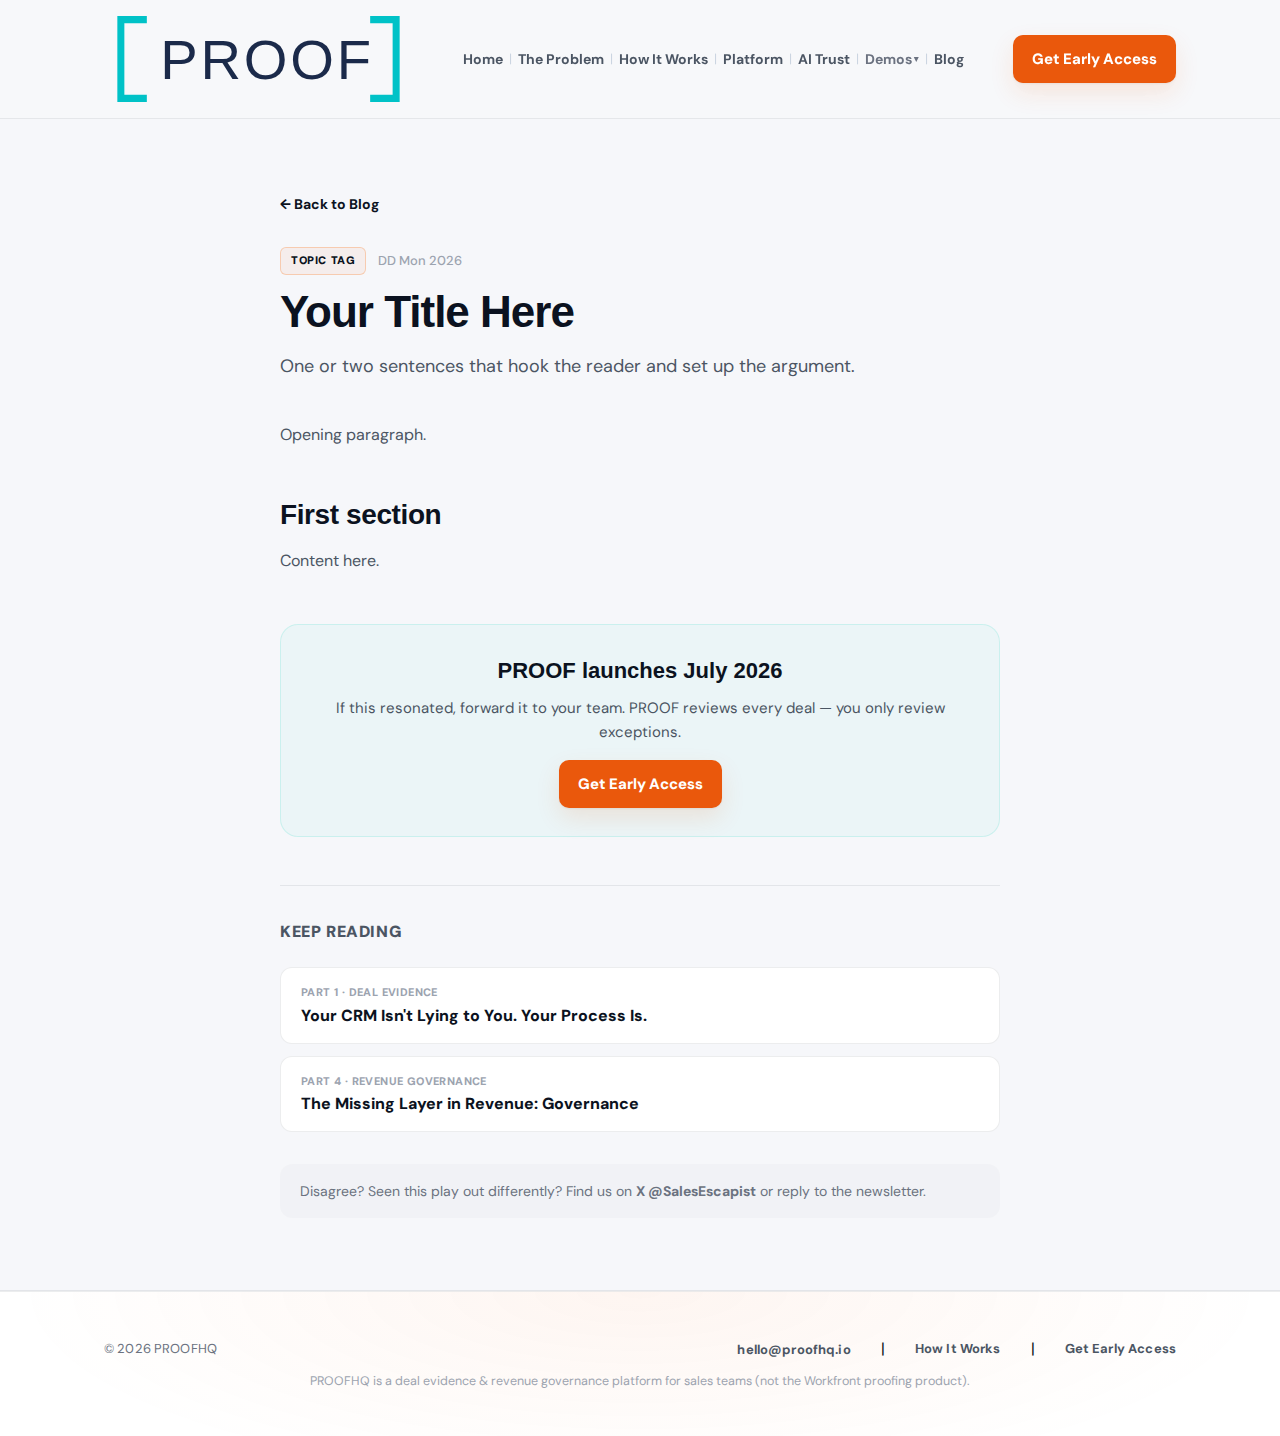
<file: TEMPLATE.html>
<!DOCTYPE html>
<html lang="en">
<head>
  <meta charset="UTF-8">
  <meta name="viewport" content="width=device-width, initial-scale=1.0">

  <!-- ✏️ EDIT THESE 5 THINGS -->
  <title>YOUR TITLE HERE | PROOF Blog</title>
  <link rel="canonical" href="https://www.proofhq.io/blog/YOUR-SLUG-HERE" />
  <meta name="description" content="YOUR DESCRIPTION HERE — 150 chars max." />
  <meta property="og:title" content="YOUR TITLE HERE" />
  <meta property="og:description" content="YOUR DESCRIPTION HERE — shorter version." />
  <!-- ✏️ END -->

  <meta name="robots" content="index, follow" />
  <link rel="icon" href="/favicon.ico" type="image/x-icon" />
  <link rel="apple-touch-icon" href="/apple-touch-icon.png" />
  <link rel="stylesheet" href="/styles.css">
  <link rel="preconnect" href="https://fonts.googleapis.com">
  <link rel="preconnect" href="https://fonts.gstatic.com" crossorigin>
  <link href="https://fonts.googleapis.com/css2?family=DM+Sans:wght@400;500;600;700&family=Fraunces:wght@700;800;900&display=swap" rel="stylesheet">
  <link rel="stylesheet" href="/blog/blog.css">
  <meta property="og:site_name" content="PROOF" />
  <meta property="og:type" content="article" />
  <meta property="og:url" content="https://www.proofhq.io/blog/YOUR-SLUG-HERE" />
  <meta property="og:image" content="https://www.proofhq.io/og/home.png" />
  <meta property="og:image:width" content="1200" />
  <meta property="og:image:height" content="630" />
  <meta name="twitter:card" content="summary_large_image" />
  <meta name="twitter:title" content="YOUR TITLE HERE" />
  <meta name="twitter:image" content="https://www.proofhq.io/og/home.png" />
  <script type="application/ld+json">
  {"@context":"https://schema.org","@type":"BlogPosting","headline":"YOUR TITLE HERE","description":"YOUR DESCRIPTION HERE","datePublished":"2026-XX-XX","author":{"@type":"Organization","name":"PROOF"},"publisher":{"@type":"Organization","name":"PROOF","url":"https://www.proofhq.io"},"mainEntityOfPage":"https://www.proofhq.io/blog/YOUR-SLUG-HERE"}
  </script>
</head>
<body>
  <!-- ═══ NAV (don't touch) ═══ -->
  <header class="nav"><div class="nav-inner"><a class="brand" href="/" aria-label="PROOF Home"><img class="logo-img" src="/logo.svg" alt="PROOF" /></a><nav class="nav-links" aria-label="Primary navigation"><a href="/">Home</a><span class="nav-separator">|</span><a href="/the-real-problem">The Problem</a><span class="nav-separator">|</span><a href="/how-it-works">How It Works</a><span class="nav-separator">|</span><a href="/platform">Platform</a><span class="nav-separator">|</span><a href="/ai-trust">AI Trust</a><span class="nav-separator">|</span><div class="nav-dropdown"><button class="nav-dropdown-toggle">Demos <span class="nav-dropdown-arrow">▾</span></button><div class="nav-dropdown-menu"><a href="/before-after" class="nav-dropdown-item"><strong>Before &amp; After</strong><span>Same deal, two review workflows</span></a><a href="/walkthrough" class="nav-dropdown-item"><strong>Deal Walkthrough</strong><span>Scan → Diagnose → Suggest → Write Back</span></a><a href="/system-flow" class="nav-dropdown-item"><strong>System Flow</strong><span>Architecture behind evidence governance</span></a></div></div><span class="nav-separator">|</span><a href="/blog" class="active">Blog</a></nav><a class="btn btn-primary" href="/#join">Get Early Access</a><button class="hamburger" aria-label="Menu" onclick="toggleMobileMenu()"><span></span><span></span><span></span></button></div></header>
  <div class="mobile-overlay" onclick="toggleMobileMenu()"></div>
  <div class="mobile-menu"><nav><a href="/">Home</a><a href="/the-real-problem">The Problem</a><a href="/how-it-works">How It Works</a><a href="/platform">Platform</a><a href="/ai-trust">AI Trust</a><div class="mobile-demos-label">Demos</div><a href="/before-after" class="mobile-demos-item">Before &amp; After</a><a href="/walkthrough" class="mobile-demos-item">Deal Walkthrough</a><a href="/system-flow" class="mobile-demos-item">System Flow</a><a href="/blog">Blog</a><a href="/#join" class="btn btn-primary" style="margin-top:24px;">Get Early Access</a></nav></div>

  <!-- ═══ ARTICLE ═══ -->
  <section class="section">
    <div class="container">
      <div class="blog-article">
        <a href="/blog" class="blog-back">← Back to Blog</a>
        <div class="blog-article-header">
          <div class="blog-meta">
            <!-- ✏️ EDIT: tag + date -->
            <span class="blog-tag">Topic Tag</span>
            <span class="blog-date">DD Mon 2026</span>
          </div>
          <!-- ✏️ EDIT: title + subtitle -->
          <h1 class="blog-article-title">Your Title Here</h1>
          <p class="blog-article-subtitle">One or two sentences that hook the reader and set up the argument.</p>
        </div>

        <div class="blog-body">

          <!-- ✏️ WRITE YOUR POST HERE
               Available elements:
               
               <p>Paragraph text.</p>
               
               <h2>Section heading</h2>
               
               <h3>Sub-heading</h3>
               
               <p><strong>Bold for emphasis.</strong> Rest of sentence.</p>
               
               <blockquote><p>Pull quote — one strong sentence.</p></blockquote>
               
               <ul>
                 <li><strong>Point one.</strong> Explanation.</li>
                 <li><strong>Point two.</strong> Explanation.</li>
               </ul>
               
               <a href="/blog/other-post" style="color: var(--accent); font-weight: 700;">internal link</a>
          -->

          <p>Opening paragraph.</p>

          <h2>First section</h2>

          <p>Content here.</p>

          <!-- ✏️ END POST CONTENT -->

          <!-- ═══ CTA (edit headline + description if needed) ═══ -->
          <div class="blog-cta">
            <h3>PROOF launches July 2026</h3>
            <p>If this resonated, forward it to your team. PROOF reviews every deal — you only review exceptions.</p>
            <a class="btn btn-primary" href="/#join">Get Early Access</a>
          </div>

          <!-- ═══ RELATED POSTS (pick 2-3) ═══ -->
          <div class="blog-related">
            <p class="blog-related-title">Keep reading</p>
            <div class="blog-related-links">
              <a href="/blog/crm-data-is-fiction" class="blog-related-link"><div class="blog-related-link-tag">Part 1 · Deal Evidence</div><div class="blog-related-link-title">Your CRM Isn't Lying to You. Your Process Is.</div></a>
              <a href="/blog/pipeline-review-that-never-ends" class="blog-related-link"><div class="blog-related-link-tag">Part 4 · Revenue Governance</div><div class="blog-related-link-title">The Missing Layer in Revenue: Governance</div></a>
            </div>
          </div>

          <div class="blog-engage">Disagree? Seen this play out differently? Find us on <a href="https://x.com/SalesEscapist" target="_blank" rel="noopener">X @SalesEscapist</a> or reply to the newsletter.</div>
        </div>
      </div>
    </div>
  </section>

  <!-- ═══ FOOTER (don't touch) ═══ -->
  <footer class="footer"><div class="container"><div class="footer-inner"><div class="footer-left">© 2026 PROOFHQ</div><div class="footer-right"><span id="em-bp"></span><script>(function(){var e="hello";var d="proofhq.io";document.getElementById("em-bp").innerHTML='<a href="mailto:'+e+'@'+d+'">'+e+'@'+d+'</a>';}());</script>&nbsp;&nbsp;|&nbsp;&nbsp;<a href="/how-it-works">How It Works</a>&nbsp;&nbsp;|&nbsp;&nbsp;<a href="/#join">Get Early Access</a></div></div><div style="text-align:center; margin-top: 10px; font-size: 0.78em; color: #9CA3AF;">PROOFHQ is a deal evidence &amp; revenue governance platform for sales teams (not the Workfront proofing product).</div></div></footer>
  <script src="/menu.js"></script>
</body>
</html>
</file>
<file: styles.css>
/* ═══════════════════════════════════════════════════
   PROOFHQ — Canonical Pre-Launch Design System
   Merged: Set B structure + Set A visual depth
   Language: Evidence Grade / Evidence Standard /
             Commit Readiness / Governance Controls
   ═══════════════════════════════════════════════════ */

*, *::before, *::after { box-sizing: border-box; margin: 0; padding: 0; }

:root {
  --bg: #F6F7FA;
  --bg-raised: #FFFFFF;
  --bg-card: #FFFFFF;
  --bg-card-hover: #F3F4F6;
  --bg-code: #1B1D24;

  --border: rgba(17,24,39,.08);
  --border-md: rgba(17,24,39,.14);
  --border-accent: rgba(249,115,22,.28);

  --text: #0B1220;
  --text-mid: #4B5563;
  --text-dim: #6B7280;
  --text-faint: #9CA3AF;

  --accent: #EA580C;
  --accent-light: #F97316;
  --accent-glow: rgba(234,88,12,.10);
  --accent-glow-s: rgba(234,88,12,.16);
  --accent-bg: rgba(234,88,12,.06);
  --accent-bg-s: #FFEDD5;
  --accent-text: #9A3412;

  --blue: #1D4ED8;
  --blue-bg: rgba(29,78,216,.06);
  --green: #047857;
  --green-bg: rgba(4,120,87,.06);
  --red: #B91C1C;
  --red-bg: rgba(185,28,28,.06);
  --amber: #B45309;
  --amber-bg: rgba(180,83,9,.06);

  --font-display: 'Fraunces', Georgia, serif;
  --font-body: 'DM Sans', -apple-system, system-ui, Segoe UI, Roboto, sans-serif;
  --max-w: 1120px;
  --section-pad: clamp(40px, 6vw, 72px);
  --r: 16px;
  --sh: 0 1px 3px rgba(0,0,0,.04), 0 4px 12px rgba(0,0,0,.03);
  --sh-h: 0 2px 8px rgba(0,0,0,.06), 0 8px 24px rgba(0,0,0,.05);
}

html { scroll-behavior: smooth; }

body {
  font-family: var(--font-body);
  background: var(--bg);
  color: var(--text);
  line-height: 1.6;
  -webkit-font-smoothing: antialiased;
  overflow-x: hidden;
}

body.menu-open {
  overflow: hidden;
  position: fixed;
  width: 100%;
}

.container { max-width: var(--max-w); margin: 0 auto; padding: 0 24px; }
.sr-only { position: absolute; width: 1px; height: 1px; overflow: hidden; clip: rect(0,0,0,0); }

/* ── Animations ── */
@keyframes fadeUp {
  from { opacity: 0; transform: translateY(20px); }
  to { opacity: 1; transform: translateY(0); }
}
@keyframes fadeIn {
  from { opacity: 0; }
  to { opacity: 1; }
}
@keyframes pulse-glow {
  0%, 100% { opacity: .4; }
  50% { opacity: 1; }
}
.anim-up { animation: fadeUp .6s ease-out both; }
.anim-d1 { animation: fadeUp .6s ease-out .08s both; }
.anim-d2 { animation: fadeUp .6s ease-out .16s both; }
.anim-d3 { animation: fadeUp .6s ease-out .24s both; }
.anim-d4 { animation: fadeUp .6s ease-out .32s both; }

/* Hero gap sequential reveal */
.hero-gap-1 { animation: fadeIn 1s ease-out 1s both; }
.hero-gap-2 { animation: fadeIn 1s ease-out 2.2s both; }
.hero-gap-3 { animation: fadeIn 1s ease-out 3.5s both; }

.reveal {
  opacity: 0;
  transform: translateY(16px);
  transition: opacity .5s ease, transform .5s ease;
}
.reveal.visible {
  opacity: 1;
  transform: translateY(0);
}

/* ═══════════════════
   NAVIGATION
   ═══════════════════ */
.nav {
  position: sticky; top: 0; z-index: 100;
  padding: 14px 0;
  background: rgba(246,247,250,.92);
  border-bottom: 1px solid var(--border);
  backdrop-filter: blur(16px);
  -webkit-backdrop-filter: blur(16px);
}
.nav-inner {
  max-width: var(--max-w); margin: 0 auto; padding: 0 24px;
  display: flex; align-items: center; justify-content: space-between; gap: 16px;
}
.brand {
  display: flex; align-items: baseline; gap: 10px;
  text-decoration: none; color: var(--text);
}
.brand .logo {
  font-family: var(--font-display);
  font-weight: 800; letter-spacing: -.6px; font-size: 20px;
}
.brand .tag {
  font-size: 12px; font-weight: 700; letter-spacing: .9px;
  text-transform: uppercase; color: var(--text-dim);
}
.brand .dot { color: var(--accent); }
.nav-links { display: flex; gap: 0; align-items: center; flex-wrap: nowrap; white-space: nowrap; }
/* Navigation pipe separators */
.nav-separator {
  color: #CBD5E1;
  margin: 0;
  font-size: 13px;
  user-select: none;
}

.nav-links a {
  margin: 0 6px; font-size: 14px; font-weight: 700; color: var(--text-mid);
  text-decoration: none; transition: color .2s;
}
.nav-links a:hover { color: var(--text); }

/* ── Demos Dropdown ── */
.nav-dropdown { position: relative; display: inline-flex; align-items: center; margin: 0 6px; }
.nav-dropdown-toggle {
  background: none; border: none; cursor: pointer; font: inherit;
  font-size: 14px; font-weight: 700; color: var(--text-dim);
  padding: 0; display: inline-flex; align-items: center; gap: 2px;
  transition: color .2s; white-space: nowrap;
}
.nav-dropdown-toggle:hover { color: var(--text); }
.nav-dropdown-arrow { font-size: 10px; transition: transform .2s; }
.nav-dropdown:hover .nav-dropdown-arrow,
.nav-dropdown.open .nav-dropdown-arrow { transform: rotate(180deg); }
.nav-dropdown-menu {
  position: absolute; top: 100%; left: 50%; transform: translateX(-50%);
  min-width: 280px; background: var(--bg-card); border: 1px solid var(--border);
  border-radius: 14px; box-shadow: 0 12px 32px rgba(0,0,0,.1);
  padding: 8px; opacity: 0; pointer-events: none;
  transition: opacity .18s ease, transform .18s ease;
  transform: translateX(-50%) translateY(4px); z-index: 1000;
  padding-top: 12px;
}
/* Invisible bridge so cursor can travel from button to menu */
.nav-dropdown-menu::before {
  content: ''; position: absolute; top: -12px; left: 0; right: 0; height: 12px;
}
.nav-dropdown:hover .nav-dropdown-menu,
.nav-dropdown.open .nav-dropdown-menu {
  opacity: 1; pointer-events: auto; transform: translateX(-50%) translateY(0);
}
.nav-dropdown-item {
  display: block; padding: 10px 14px; border-radius: 10px;
  text-decoration: none; transition: background .15s;
}
.nav-dropdown-item:hover { background: rgba(234,88,12,.04); }
.nav-dropdown-item strong {
  display: block; font-size: 14px; font-weight: 700; color: var(--text);
  margin-bottom: 2px;
}
.nav-dropdown-item span {
  display: block; font-size: 12px; color: var(--text-dim); line-height: 1.4;
}

/* Mobile demos section */
.mobile-demos-label {
  font-size: 11px; font-weight: 900; letter-spacing: .5px;
  text-transform: uppercase; color: var(--accent); margin: 16px 0 6px;
  padding: 0; line-height: 1;
}
.mobile-demos-item {
  display: block; padding: 8px 12px; font-size: 15px; font-weight: 500;
  color: var(--text-dim); text-decoration: none; border-radius: 8px;
  transition: background .15s;
}
.mobile-demos-item:hover { background: rgba(234,88,12,.04); color: var(--text); }

/* ── Buttons ── */
.btn {
  display: inline-flex; align-items: center; justify-content: center; gap: 8px;
  padding: 11px 18px; border-radius: 10px; text-decoration: none;
  font-size: 15px; font-weight: 800; border: 1px solid transparent;
  cursor: pointer; transition: all .2s ease; min-height: 44px;
  font-family: var(--font-body);
}
.btn-primary {
  background: var(--accent); color: #fff;
  box-shadow: 0 1px 2px rgba(0,0,0,.05), 0 10px 24px rgba(234,88,12,.12);
}
.btn-primary:hover {
  background: var(--accent-light);
  transform: translateY(-1px);
  box-shadow: 0 4px 16px rgba(234,88,12,.2);
}
.btn-ghost {
  background: transparent; color: var(--text);
  border-color: var(--border-md);
}
.btn-ghost:hover {
  background: rgba(17,24,39,.03);
  box-shadow: var(--sh);
}

/* ═══════════════════
   HERO
   ═══════════════════ */
.hero {
  padding: calc(var(--section-pad) + 12px) 0 var(--section-pad);
  position: relative;
  border-bottom: 1px solid var(--border);
}
.hero::before {
  content: '';
  position: absolute; inset: 0;
  pointer-events: none;
  background:
    radial-gradient(1200px 560px at 50% -220px, rgba(234,88,12,.07), transparent 70%),
    linear-gradient(to bottom, rgba(17,24,39,.02), transparent 40%);
}
.hero-inner { position: relative; z-index: 1; max-width: 1000px; }
.kicker {
  display: inline-flex; align-items: center; gap: 10px;
  padding: 6px 12px;
  border: 1px solid var(--border-accent);
  border-radius: 999px;
  background: var(--accent-bg);
  color: var(--accent);
  font-size: 12px; font-weight: 900; letter-spacing: .6px;
  text-transform: uppercase;
}
.kicker .pulse {
  width: 6px; height: 6px; border-radius: 50%;
  background: var(--accent);
  animation: pulse-glow 2.5s infinite;
}
.h1 {
  font-family: var(--font-display);
  font-weight: 800;
  font-size: clamp(36px, 5vw, 60px);
  line-height: 1.05;
  letter-spacing: -1.1px;
  margin: 16px 0 14px;
}
.h1 .hl {
  background: linear-gradient(135deg, #EA580C, #F97316);
  -webkit-background-clip: text;
  -webkit-text-fill-color: transparent;
  background-clip: text;
}
.sub {
  font-size: clamp(16px, 1.9vw, 19px);
  color: var(--text-mid);
  max-width: 740px;
}
.sub strong { color: var(--text); font-weight: 600; }
.actions { display: flex; gap: 12px; flex-wrap: wrap; margin-top: 22px; }

.meta-row { display: flex; gap: 14px; flex-wrap: wrap; margin-top: 26px; }
.meta {
  display: flex; flex-direction: column;
  padding: 10px 14px;
  border: 1px solid var(--border);
  border-radius: 14px;
  background: var(--bg-card);
  box-shadow: var(--sh);
}
.meta b { font-family: var(--font-display); font-size: 20px; letter-spacing: -.4px; }
.meta span { font-size: 12px; color: var(--text-dim); margin-top: 2px; }

/* ═══════════════════
   SECTIONS
   ═══════════════════ */
.section { padding: var(--section-pad) 0; border-bottom: 1px solid var(--border); }
.section-raised { background: var(--bg-raised); }


.title {
  font-family: var(--font-display);  /* Fraunces serif */
  font-size: clamp(32px, 4vw, 48px);
  font-weight: 800;                  /* Consistent weight */
  line-height: 1.15;
  letter-spacing: -.8px;
  margin-bottom: 14px;
  max-width: 820px;
}

/* Ensure h1 and h2 elements with .title class use correct weight */
h1.title,
h2.title,
h3.title {
  font-family: var(--font-display);
  font-weight: 800 !important;
}
.desc {
  font-size: 16px; color: var(--text-mid);
  max-width: 820px; line-height: 1.75;
  margin-bottom: 26px;
}
.small { font-size: 13px; color: var(--text-dim); }

/* ── Cards ── */
.grid { display: grid; gap: 14px; }
.grid-3 { grid-template-columns: repeat(3, minmax(0,1fr)); }
.grid-2 { grid-template-columns: repeat(2, minmax(0,1fr)); }
.grid-4 { grid-template-columns: repeat(4, minmax(0,1fr)); }

.card {
  padding: 22px;
  border: 1px solid var(--border);
  border-radius: var(--r);
  background: var(--bg-card);
  box-shadow: var(--sh);
  transition: all .25s;
}
.card:hover { background: var(--bg-card-hover); border-color: var(--border-md); box-shadow: var(--sh-h); }
.card h3 { font-size: 15px; font-weight: 900; margin-bottom: 8px; }
.card p { font-size: 14px; color: var(--text-mid); line-height: 1.65; }

.split { display: grid; grid-template-columns: 1.1fr .9fr; gap: 18px; align-items: start; }

.list {
  margin-top: 0; list-style: none; display: flex; flex-direction: column; gap: 10px; }
.li { display: flex; gap: 12px; align-items: center; padding: 10px 0; border-top: 1px solid var(--border); list-style: none; }

/* Two-column layout for list items */
.li .content-wrapper {
  display: grid;
  grid-template-columns: 200px 1fr;
  gap: 16px;
  align-items: start;
}

.li .content-wrapper strong {
  font-weight: 700;
}
.li:first-child { border-top: none; }
.check {
  width: 24px; height: 24px; border-radius: 50%;
  display: flex; align-items: center; justify-content: center;
  font-size: 11px; font-weight: 900;
  background: var(--accent-glow); color: var(--accent);
  flex: 0 0 24px; margin-top: 1px;
}


.check-b { background: var(--blue-bg); color: var(--blue); }

.pill {
  display: inline-flex; align-items: center; gap: 8px;
  padding: 4px 10px; border-radius: 999px;
  font-size: 11px; font-weight: 900; letter-spacing: .6px;
  text-transform: uppercase; border: 1px solid var(--border);
  color: var(--text-mid);
}
.pill.live { border-color: rgba(4,120,87,.25); background: var(--green-bg); color: var(--green); }
.pill.soon { border-color: rgba(29,78,216,.25); background: var(--blue-bg); color: var(--blue); }

.quote {
  padding: 18px; border-left: 4px solid var(--accent);
  background: var(--accent-bg); border-radius: 14px; color: var(--text);
}
.quote p { font-size: 14px; color: var(--text-mid); margin-top: 8px; }

.callout-strong {
  padding: 20px;
  border: 1px solid var(--border-accent);
  background: rgba(234,88,12,.08);
  border-radius: 18px;
}
.callout-strong strong { display: block; font-size: 14px; letter-spacing: .6px; text-transform: uppercase; }
.callout-strong p { font-size: 18px; line-height: 1.45; color: var(--text); margin-top: 8px; font-weight: 700; }

/* ── Tools ── */
.tools-grid { display: grid; grid-template-columns: repeat(3, minmax(0,1fr)); gap: 14px; }
.tool-out {
  margin-top: 12px; padding: 12px;
  border: 1px solid var(--border);
  border-radius: 14px;
  background: var(--bg-code);
  font-size: 13px; color: #E5E7EB;
}
.tool-row { display: flex; justify-content: space-between; gap: 10px; padding: 6px 0; border-bottom: 1px solid rgba(255,255,255,.06); }
.tool-row:last-child { border-bottom: none; }
.tool-row span:first-child { color: #9CA3AF; font-size: 12px; }
.tool-row span:last-child { font-weight: 800; font-size: 13px; }
.vr { color: #F87171; }
.vg { color: #34D399; }

/* Contrast cards (AI page) */
.contrast-grid { display: grid; grid-template-columns: 1fr 1fr; gap: 18px; }
.contrast-card { padding: 28px 24px; border-radius: var(--r); }
.contrast-card.them { background: var(--bg-card); border: 1px solid var(--border); }
.contrast-card.us { background: var(--accent-bg); border: 1px solid var(--border-accent); }
.contrast-card h3 { font-family: var(--font-display); font-size: 18px; font-weight: 800; margin-bottom: 14px; }
.contrast-list { list-style: none; padding: 0; }
.contrast-list li { padding: 7px 0; border-top: 1px solid var(--border); font-size: 14px; color: var(--text-mid); line-height: 1.5; display: flex; gap: 10px; }
.contrast-card.us .contrast-list li { color: var(--text); }
.x-mark { color: var(--red); font-weight: 900; flex-shrink: 0; }
.check-mark { color: var(--green); font-weight: 900; flex-shrink: 0; }

/* Market stat cards (Why page) */
.m-stat { padding: 22px; border: 1px solid var(--border); border-radius: var(--r); background: var(--bg-card); text-align: center; box-shadow: var(--sh); }
.m-stat-num { font-family: var(--font-display); font-size: 30px; font-weight: 800; color: var(--accent); letter-spacing: -1px; }
.m-stat-label { font-size: 13px; color: var(--text-mid); margin-top: 6px; line-height: 1.5; }

/* VS cards (Why page) */
.vs-card { padding: 24px; border: 1px solid var(--border); border-radius: var(--r); background: var(--bg-card); box-shadow: var(--sh); }
.vs-card h3 { font-size: 15px; font-weight: 900; margin-bottom: 12px; }
.vs-label { font-size: 11px; font-weight: 900; text-transform: uppercase; letter-spacing: .5px; margin-bottom: 3px; }
.vs-label.them { color: var(--text-faint); }
.vs-label.us { color: var(--accent); }
.vs-row { margin-bottom: 10px; font-size: 14px; line-height: 1.5; color: var(--text-mid); }

/* Commitment block (AI page) */
.commitment {
  max-width: 640px; margin: 0 auto; text-align: center;
  padding: 48px 36px;
  border: 1px solid var(--border); border-radius: 20px;
  background: var(--bg-card); box-shadow: var(--sh);
}
.commitment h2 { font-family: var(--font-display); font-size: clamp(24px,3vw,32px); font-weight: 800; margin-bottom: 12px; }
.commitment p { font-size: 16px; color: var(--text-mid); line-height: 1.7; margin-bottom: 8px; }
.commitment .sig { font-family: var(--font-display); font-style: italic; font-size: 15px; color: var(--text-dim); margin-top: 18px; }

/* ═══════════════════
   CTA / WAITLIST
   ═══════════════════ */
.cta {
  padding: 54px 0;
  background: radial-gradient(900px 360px at 50% 0%, rgba(234,88,12,.10), transparent 70%);
}
.cta-box {
  border: 1px solid var(--border-accent);
  background: var(--bg-card);
  border-radius: 20px;
  padding: 34px 24px;
  text-align: center;
  max-width: 760px;
  margin: 0 auto;
  box-shadow: var(--sh);
}
.form { display: flex; gap: 10px; justify-content: center; flex-wrap: wrap; margin-top: 18px; }
.input {
  min-width: 260px;
  padding: 12px 14px; border-radius: 12px;
  border: 1px solid var(--border-md);
  background: #fff; font-size: 14px;
  font-family: var(--font-body);
  transition: border-color .2s;
}
.input:focus { outline: none; border-color: var(--accent); box-shadow: 0 0 0 3px rgba(234,88,12,.08); }

/* ═══════════════════
   FOOTER (Polished)
   ═══════════════════ */
.footer{
  padding: 44px 24px;
  border-top: 1px solid var(--border);
  background:
    radial-gradient(900px 280px at 50% 0%, rgba(234,88,12,.06), transparent 70%),
    #fff;
}
.footer-inner{
  max-width: var(--max-w);
  margin: 0 auto;
  display: flex;
  justify-content: space-between;
  align-items: center;
  gap: 18px;
}
.footer-left{
  display:flex;
  align-items:center;
  gap: 10px;
  flex-wrap: wrap;
  font-size: 13px;
  color: var(--text-dim);
  letter-spacing: .15px;
}
.footer-left .dot{ color: var(--accent); }
.footer-left .sep{ opacity: .55; }

.footer-right{
  display:flex;
  gap: 22px;
  align-items:center;
  flex-wrap: wrap;
  justify-content: flex-end;
}
.footer a{
  font-size: 13px;
  color: var(--text-mid);
  text-decoration: none;
  transition: color .2s, transform .2s;
  font-weight: 700;
  letter-spacing: .15px;
}
.footer a:hover{
  color: var(--accent);
  transform: translateY(-1px);
}

/* Footer responsiveness */
@media (max-width: 720px){
  .footer-inner{
    flex-direction: column;
    align-items: flex-start;
  }
  .footer-right{
    width: 100%;
    justify-content: flex-start;
    gap: 16px;
  }
}

/* Optional: use <span class="footer-legal">…</span> for a crisp legal line */
.footer-legal{ opacity: .85; }


/* ═══════════════════
   RESPONSIVE
   ═══════════════════ */
@media (max-width: 920px) {
  .grid-3, .grid-4 { grid-template-columns: 1fr 1fr; }
  .grid-2, .split, .contrast-grid { grid-template-columns: 1fr; }
  .tools-grid { grid-template-columns: 1fr; }
  .nav-links { display: none; }
}
@media (max-width: 480px) {
  .hero { padding: 72px 0 64px; }
  .grid-3, .grid-4 { grid-template-columns: 1fr; }
  .meta-row { gap: 10px; }
  .form { flex-direction: column; }
  .input { min-width: 100%; }
}


/* ─────────────────────────────────────────────
   V4 polish: lighter comparison, stronger CTAs
   ───────────────────────────────────────────── */
.btn-primary{ color:#fff !important; font-weight:800; }
.btn-primary:hover{ color:#fff !important; }

.compare-grid{ display:grid; grid-template-columns: 1fr 1fr; gap: 18px; margin-top: 22px; }
@media (max-width: 860px){ .compare-grid{ grid-template-columns:1fr; } }

.compare-panel{
  border: 1px solid var(--border);
  background: #fff;
  border-radius: 18px;
  box-shadow: var(--sh);
  padding: 18px;
}
.compare-panel h3{ margin:0 0 8px; font-size: 16px; font-weight: 900; }
.compare-panel p{ margin:0 0 12px; color: var(--text-mid); }

.compare-metrics{
  border: 1px solid var(--border);
  border-radius: 14px;
  overflow:hidden;
  background: #fbfbfc;
}
.compare-row{
  display:flex; align-items:center; justify-content:space-between;
  padding: 10px 12px;
  font-size: 13px;
  border-top: 1px solid var(--border);
}
.compare-row:first-child{ border-top:none; }
.compare-row span:first-child{ color: var(--text-dim); font-weight:700; }
.compare-row b{ font-weight: 900; }

.pill{ display:inline-flex; align-items:center; gap:8px; padding:8px 12px; border-radius: 999px; border:1px solid var(--border); background:#fff; font-size: 13px; font-weight: 800; }
.pill:hover{ background:#f7f7f8; }
.pill .dot{ width:8px; height:8px; border-radius:99px; background: var(--accent); }

/* Make details summary feel clickable */
details.accordion summary{
  display:flex; align-items:center; justify-content:space-between;
  padding: 10px 12px;
  border-radius: 12px;
  border: 1px solid var(--border);
  background:#fff;
}
details.accordion summary:hover{ background:#f7f7f8; }
details.accordion summary::after{
  content:"Click to open";
  font-size: 12px;
  font-weight: 800;
  color: var(--accent);
}
details[open].accordion summary::after{ content:"Close"; }

/* CTA copy block tighter */
.cta-title{ margin: 8px 0 0; }

/* ─────────────────────────────────────────────
   Option B Nav polish: make brand feel bolder
   ───────────────────────────────────────────── */
.brand .logo{ font-size: 24px; }
@media (max-width: 480px){ .brand .logo{ font-size: 22px; } }

/* Support SVG logo in nav */
.brand .logo-img{
  height: 90px; /* increased 20% from 75px - weight 800 for maximum authority */
  width: auto;
  display: block;
}
@media (max-width: 480px){
  .brand .logo-img{
  height: 90px; /* increased 20% from 75px - weight 800 for maximum authority */
  width: auto;
  display: block;
}

.gov-grid{ stroke: var(--border); stroke-width: 1; opacity: .18; }
.gov-arrow{ fill: var(--text-dim); opacity: .55; }

.gov-title{ font-family: var(--font-display); font-weight: 800; font-size: 18px; fill: var(--text); opacity: .9; }

.gov-rail{ stroke: var(--border-md); stroke-width: 6; stroke-linecap: round; opacity: .75; }
.gov-dot{ fill: #fff; stroke: var(--border-md); stroke-width: 4; }
.gov-label{ font-weight: 900; font-size: 16px; fill: var(--text); }
.gov-micro{ font-size: 12px; fill: var(--text-dim); opacity: .92; }

.gov-box{ fill: #fff; stroke: var(--border); stroke-width: 2; }
.gov-box-title{ font-weight: 900; font-size: 16px; fill: var(--text); }
.gov-box-micro{ font-size: 12px; fill: var(--text-dim); opacity: .92; }

.gov-gate{ fill: rgba(234,88,12,.08); stroke: var(--accent); stroke-width: 3; }
.gov-output-box{ fill: #fff; stroke: var(--border); stroke-width: 2; }
.gov-output-title{ font-weight: 900; font-size: 14px; fill: var(--text); }

.gov-line{ fill:none; stroke: var(--text-dim); stroke-width: 3; opacity: .35; stroke-linecap: round; }

.gov-pulse{
  fill: var(--accent);
  opacity: .95;
  filter: drop-shadow(0 0 10px rgba(234,88,12,.55));
}

/* B-mode: dramatic (but premium) pulse on the gate */
.gov-gate{ animation: govGatePulse 4.8s ease-in-out infinite; }
@keyframes govGatePulse{
  0%, 40% { opacity: .75; }
  55% { opacity: 1; }
  70% { opacity: .86; }
  100% { opacity: .75; }
}

/* Keep layout tidy on smaller screens */
@media (max-width: 720px){
  .gov-diagram-head{ flex-direction: column; align-items: flex-start; }
}

/* ─────────────────────────────────────────────
   Index polish overrides (v3.1) — appended
   Purpose: tighten hero, scale section labels/headlines,
            standardize card heights, and refine governance diagram.
   Safe: overrides only (last-wins), no deletions.
   ───────────────────────────────────────────── */

/* HERO kicker (less shouty than orange pill) */
.hero-kicker{
  display:inline-flex;
  align-items:center;
  gap:10px;
  padding: 6px 12px;
  border: 1px solid var(--border);
  border-radius: 999px;
  background: rgba(255,255,255,.65);
  color: var(--text-mid);
  font-size: 12px;
  font-weight: 800;
  letter-spacing: .4px;
  text-transform: uppercase;
}
.hero-kicker-dot{
  width: 7px; height: 7px; border-radius: 50%;
  background: var(--accent);
  box-shadow: 0 0 0 6px rgba(234,88,12,.10);
}
.hero-kicker-sep{ opacity:.55; }

.hero-lines{ margin-top: 18px; }
.hero-contrast{ margin-top: 10px; color: var(--text); }
.hero-micro{
  display:flex;
  gap: 10px;
  flex-wrap: wrap;
  margin-top: 18px;
}



/* Larger section titles where you opt-in via class */
.title-xl{
  font-size: clamp(30px, 3.9vw, 48px);
  letter-spacing: -1px;
  max-width: 820px;
}

/* Equal-height cards (opt-in wrapper) */
.cards-equal{ align-items: stretch; }
.cards-equal .card { display: flex; flex-direction: column; }
.cards-equal .card .list { flex: 1; }
.cards-equal .card,
.cards-equal .compare-panel{ height: 100%; }
.card-tall{ display:flex; flex-direction: column; }
.card-tall > .list { margin-top: auto; }

/* Callout: slightly tighter so it reads more “system” than “banner” */
.callout-compact{
  padding: 16px;
  border-radius: 16px;
}
.callout-compact p{ font-size: 16px; }

/* Nav logo slightly prouder */
.brand .logo-img{
  height: 90px; /* increased 20% from 75px - weight 800 for maximum authority */
  width: auto;
  display: block;
}
}


/* ─────────────────────────────────────────────
   What You Get — typography consistency + closing punch
   ───────────────────────────────────────────── */

}
/* Removed .what-you-get title override - now uses standard .title styles */

/* Closing punch (bigger + bolder) */
.closing-punch{
  margin-top: 40px;
  max-width: 780px;
  margin-left: auto;
  margin-right: auto;
  text-align: center;
  font-family: var(--font-display);
  font-weight: 900;
  font-size: clamp(18px, 2.2vw, 28px);
  line-height: 1.22;
  letter-spacing: -.6px;
  color: var(--text);
}
.closing-punch::after{
  content:"";
  display:block;
  width: 92px;
  height: 3px;
  margin: 14px auto 0;
  border-radius: 999px;
  background: rgba(234,88,12,.55);
}

/* ─────────────────────────────────────────────
   Enforcement card (enterprise credible, rep-friendly)
   ───────────────────────────────────────────── */
.enforcement-card{
  border-color: var(--border-accent);
  background: linear-gradient(to bottom, rgba(234,88,12,.045), #fff 55%);
}

.enf-head{
  display:flex;
  align-items:center;
  justify-content:space-between;
  gap: 12px;
  margin-bottom: 14px;
}

.enf-status{
  font-size: 12px;
  font-weight: 900;
  letter-spacing: .6px;
  text-transform: uppercase;
  padding: 6px 10px;
  border-radius: 999px;
  background: var(--red-bg);
  color: var(--red);
  border: 1px solid rgba(185,28,28,.25);
}

.enf-grid{
  display:grid;
  grid-template-columns: 1fr 1.15fr 1.15fr;
  gap: 18px;
}

.enf-col h3{
  font-size: 13px;
  text-transform: uppercase;
  letter-spacing: .6px;
  color: var(--text-dim);
  margin-bottom: 10px;
}

.enf-list{
  list-style: none;
  display:flex;
  flex-direction: column;
  gap: 8px;
  font-size: 14px;
  color: var(--text-mid);
}

.enf-list li{
  padding-top: 8px;
  border-top: 1px solid var(--border);
}
.enf-list li:first-child{
  border-top: none;
  padding-top: 0;
}

.enf-risk{
  font-size: 16px;
  color: var(--text);
  margin-top: 2px;
}

.enf-actions{
  display:flex;
  gap: 10px;
  flex-wrap: wrap;
  margin-top: 14px;
}

.enf-foot{
  margin-top: 10px;
  opacity: .78;
}

@media (max-width: 920px){
  .enf-grid{ grid-template-columns: 1fr; }
}

/* ─────────────────────────────────────────────
   PROOF Logo — Scaled for Authority (override)
   Put at end of file so it overrides earlier rules.
   ───────────────────────────────────────────── */

.brand{
  align-items: center;
}

.brand .logo-img{
  height: 90px; /* increased 20% from 75px - weight 800 for maximum authority */
  width: auto;
  display: block;
}

@media (max-width: 900px){
  .brand .logo-img{ height: 74px; }
}

@media (max-width: 480px){
  .brand .logo-img{ height: 62px; }
}

/* ========================================
   SECTION LABELS - ORANGE HEADERS
   ======================================== */
.label {
  font-size: 14px;
  font-weight: 900;
  letter-spacing: 1.2px;
  text-transform: uppercase;
  color: #EA580C;
  margin-bottom: 16px;
  display: block;
}

@media (min-width: 900px){
  .label { 
    font-size: 18px; 
  }
}

/* Override for specific sections if needed */
.what-you-get .label,
.section .label,
.section-raised .label {
  font-size: 14px;
  font-weight: 900;
  letter-spacing: 1.2px;
  color: #EA580C;
  text-transform: uppercase;
}

@media (min-width: 900px){
  .what-you-get .label,
  .section .label,
  .section-raised .label {
    font-size: 18px;
  }
}




/* Bullet points for problem lists */
.bullet {
  width: 32px;
  height: 20px;
  display: flex;
  align-items: center;
  justify-content: flex-start;
  font-size: 20px;
  font-weight: 900;
  color: #EA580C;
  flex-shrink: 0;
}


/* ========================================
   MOBILE HAMBURGER MENU
   ======================================== */

/* Hamburger button - hidden on desktop */
.hamburger {
  display: none;
  flex-direction: column;
  gap: 5px;
  background: none;
  border: none;
  cursor: pointer;
  padding: 8px;
  z-index: 1001;
}

.hamburger span {
  display: block;
  width: 24px;
  height: 3px;
  background: #0B1220;
  border-radius: 2px;
  transition: all 0.3s ease;
}

/* Hamburger animation when open */
.hamburger.active span:nth-child(1) {
  transform: rotate(45deg) translate(8px, 8px);
}

.hamburger.active span:nth-child(2) {
  opacity: 0;
}

.hamburger.active span:nth-child(3) {
  transform: rotate(-45deg) translate(7px, -7px);
}

/* Mobile menu overlay */
.mobile-menu {
  display: none;
  position: fixed;
  top: 0;
  right: -100%;
  width: 280px;
  height: 100vh;
  background: #FFFFFF;
  box-shadow: -4px 0 12px rgba(0,0,0,0.1);
  z-index: 1000;
  padding: 80px 32px 32px;
  transition: right 0.3s ease;
  overflow-y: auto;
}

.mobile-menu.active {
  right: 0;
}

.mobile-menu nav {
  display: flex;
  flex-direction: column;
  gap: 24px;
}

.mobile-menu a {
  font-size: 18px;
  font-weight: 600;
  color: #0B1220;
  text-decoration: none;
  padding: 8px 0;
  border-bottom: 1px solid rgba(17,24,39,0.08);
  transition: color 0.2s;
}

.mobile-menu a:hover {
  color: #EA580C;
}

.mobile-menu a.active {
  color: #EA580C;
  font-weight: 700;
}

.mobile-menu .btn {
  margin-top: 16px;
  display: block;
  text-align: center;
  width: 100%;
  padding: 14px 20px;
  font-size: 16px;
  border-bottom: none;
}

/* Overlay backdrop */
.mobile-overlay {
  display: none;
  position: fixed;
  top: 0;
  left: 0;
  width: 100vw;
  height: 100vh;
  background: rgba(0,0,0,0.5);
  z-index: 999;
  opacity: 0;
  transition: opacity 0.3s ease;
  pointer-events: none;
}

.mobile-overlay.active {
  opacity: 1;
  pointer-events: auto;
}

/* Show hamburger on mobile, hide desktop nav */
@media (max-width: 1080px) {
  .hamburger {
    display: flex;
  }
  
  .mobile-menu,
  .mobile-overlay {
    display: block;
  }
  
  .nav-links {
    display: none !important;
  }
  
  .nav .btn-primary {
    display: none; /* Hide desktop CTA, show in mobile menu instead */
  }
}

/* Exceptions-only flow diagram */
.exc-flow {
  display: flex;
  align-items: flex-start;
  justify-content: center;
  gap: 0;
  margin-top: 36px;
  flex-wrap: nowrap;
}
.exc-step {
  flex: 1;
  max-width: 160px;
  text-align: center;
  padding: 16px 10px;
  border-radius: 12px;
}
.exc-step-icon {
  width: 44px;
  height: 44px;
  border-radius: 10px;
  display: flex;
  align-items: center;
  justify-content: center;
  font-size: 1.3em;
  margin: 0 auto 10px;
}
.exc-step-label {
  font-weight: 700;
  font-size: 0.88em;
  color: #0B1220;
  margin-bottom: 4px;
}
.exc-step-sub {
  font-size: 0.78em;
  color: #6B7280;
  line-height: 1.4;
}
.exc-arrow {
  display: flex;
  align-items: center;
  font-size: 1.4em;
  color: #9CA3AF;
  padding-top: 20px;
  flex-shrink: 0;
}
.exc-highlight {
  background: rgba(234,88,12,0.04);
  border: 1px solid rgba(234,88,12,0.15);
}

/* Mobile: stack the flow vertically */
@media (max-width: 768px) {
  .exc-flow {
    flex-direction: column;
    align-items: center;
    gap: 4px;
  }
  .exc-step {
    max-width: 280px;
  }
  .exc-arrow {
    transform: rotate(90deg);
    padding: 0;
  }
}
</file>
<file: blog/blog.css>
/* ═══════════════════════════════════════════════════
   PROOFHQ Blog — Extension of Canonical Design System
   ═══════════════════════════════════════════════════ */

.blog-grid { display: grid; grid-template-columns: 1fr; gap: 0; }

.blog-card { display: block; text-decoration: none; color: inherit; border-bottom: 1px solid var(--border); transition: background .2s; }
.blog-card:visited { color: inherit; }
.blog-card:visited .blog-card-title { color: var(--text); }
.blog-card:visited .blog-card-excerpt { color: var(--text-mid); }
.blog-card:visited .blog-read-more { color: #1B2A4A; }
.blog-card:first-child { border-top: 1px solid var(--border); }
.blog-card:hover { background: rgba(0,194,199,.02); }
.blog-card-inner { padding: 32px 0; }
.blog-meta { display: flex; align-items: center; gap: 12px; margin-bottom: 12px; }
.blog-tag { font-size: 11px; font-weight: 900; letter-spacing: .6px; text-transform: uppercase; color: #1B2A4A; background: var(--accent-bg); padding: 4px 10px; border-radius: 6px; border: 1px solid var(--border-accent); }
.blog-date { font-size: 13px; color: var(--text-faint); font-weight: 500; }
.blog-card-title { font-family: 'Inter', sans-serif; font-weight: 800; font-size: clamp(22px, 3vw, 28px); line-height: 1.2; letter-spacing: -.5px; margin-bottom: 10px; color: var(--text); }
.blog-card:hover .blog-card-title { color: #1B2A4A; }
.blog-card-excerpt { font-size: 15px; color: var(--text-mid); line-height: 1.65; max-width: 720px; margin-bottom: 12px; }
.blog-read-more { font-size: 14px; font-weight: 800; color: #1B2A4A; }

.blog-article { max-width: 720px; margin: 0 auto; }
.blog-article-header { margin-bottom: 40px; }
.blog-article-title { font-family: 'Inter', sans-serif; font-weight: 800; font-size: clamp(30px, 4.5vw, 44px); line-height: 1.12; letter-spacing: -1px; margin-bottom: 16px; color: var(--text); }
.blog-article-subtitle { font-size: 18px; color: var(--text-mid); line-height: 1.6; margin-bottom: 20px; }
.blog-article-meta { display: flex; align-items: center; gap: 16px; padding-top: 16px; border-top: 1px solid var(--border); }
.blog-article-meta span { font-size: 13px; color: var(--text-faint); font-weight: 500; }

.blog-body h2 { font-family: 'Inter', sans-serif; font-weight: 800; font-size: clamp(22px, 3vw, 28px); line-height: 1.2; letter-spacing: -.4px; margin: 48px 0 16px; color: var(--text); }
.blog-body h3 { font-size: 18px; font-weight: 900; margin: 36px 0 12px; color: var(--text); }
.blog-body p { font-size: 16px; color: var(--text-mid); line-height: 1.8; margin-bottom: 20px; }
.blog-body p strong { color: var(--text); font-weight: 700; }
.blog-body blockquote { padding: 20px 24px; border-left: 4px solid #00C2C7; background: var(--accent-bg); border-radius: 0 14px 14px 0; margin: 28px 0; }
.blog-body blockquote p { font-size: 17px; font-weight: 600; color: var(--text); line-height: 1.6; margin: 0; }
.blog-body ul, .blog-body ol { padding-left: 24px; margin-bottom: 20px; }
.blog-body li { font-size: 16px; color: var(--text-mid); line-height: 1.8; margin-bottom: 8px; }
.blog-body li strong { color: var(--text); }

.blog-cta { padding: 28px 32px; border: 1px solid var(--border-accent); background: rgba(0,194,199,.04); border-radius: 18px; margin: 48px 0; text-align: center; }
.blog-cta h3 { font-family: 'Inter', sans-serif; font-weight: 800; font-size: 22px; margin: 0 0 8px; color: var(--text); }
.blog-cta p { font-size: 15px; color: var(--text-mid); margin: 0 0 16px; line-height: 1.6; }

.blog-related { margin: 48px 0 0; padding-top: 32px; border-top: 1px solid var(--border); }
.blog-related-title { font-size: 12px; font-weight: 900; letter-spacing: .6px; text-transform: uppercase; color: #1B2A4A; margin-bottom: 16px; }
.blog-related-links { display: flex; flex-direction: column; gap: 12px; }
.blog-related-link { display: block; padding: 16px 20px; border: 1px solid var(--border); border-radius: 12px; background: var(--bg-card); text-decoration: none; transition: all .2s; }
.blog-related-link:hover { border-color: var(--border-accent); background: rgba(0,194,199,.02); box-shadow: var(--sh); }
.blog-related-link-tag { font-size: 11px; font-weight: 800; text-transform: uppercase; letter-spacing: .4px; color: var(--text-faint); margin-bottom: 4px; }
.blog-related-link-title { font-size: 16px; font-weight: 800; color: var(--text); line-height: 1.3; }
.blog-related-link:hover .blog-related-link-title { color: #1B2A4A; }
.blog-related-link:visited { color: inherit; }
.blog-related-link:visited .blog-related-link-tag { color: var(--text-faint); }
.blog-related-link:visited .blog-related-link-title { color: var(--text); }

.blog-engage { margin-top: 32px; padding: 16px 20px; background: rgba(17,24,39,.02); border-radius: 12px; font-size: 14px; color: var(--text-dim); line-height: 1.6; }
.blog-engage a { color: #1B2A4A; font-weight: 700; text-decoration: none; }
.blog-engage a:hover { text-decoration: underline; }

.blog-back { display: inline-flex; align-items: center; gap: 6px; font-size: 14px; font-weight: 700; color: var(--text-dim); text-decoration: none; margin-bottom: 32px; transition: color .2s; }
.blog-back:hover { color: #1B2A4A; }

@media (max-width: 720px) {
  .blog-card-inner { padding: 24px 0; }
  .blog-article { padding: 0 4px; }
}

.blog-card:hover .blog-card-title, .blog-read-more, .blog-engage a, .blog-related-link:hover .blog-related-link-title, .blog-tag, .blog-related-title { color: var(--teal); }
.blog-card:hover { background: rgba(32,214,188,.04); }
.blog-cta { background: rgba(32,214,188,.05); border-color: rgba(32,214,188,.16); }
.blog-back { color: var(--muted); }
.blog-back:hover { color: var(--text); }
</file>
